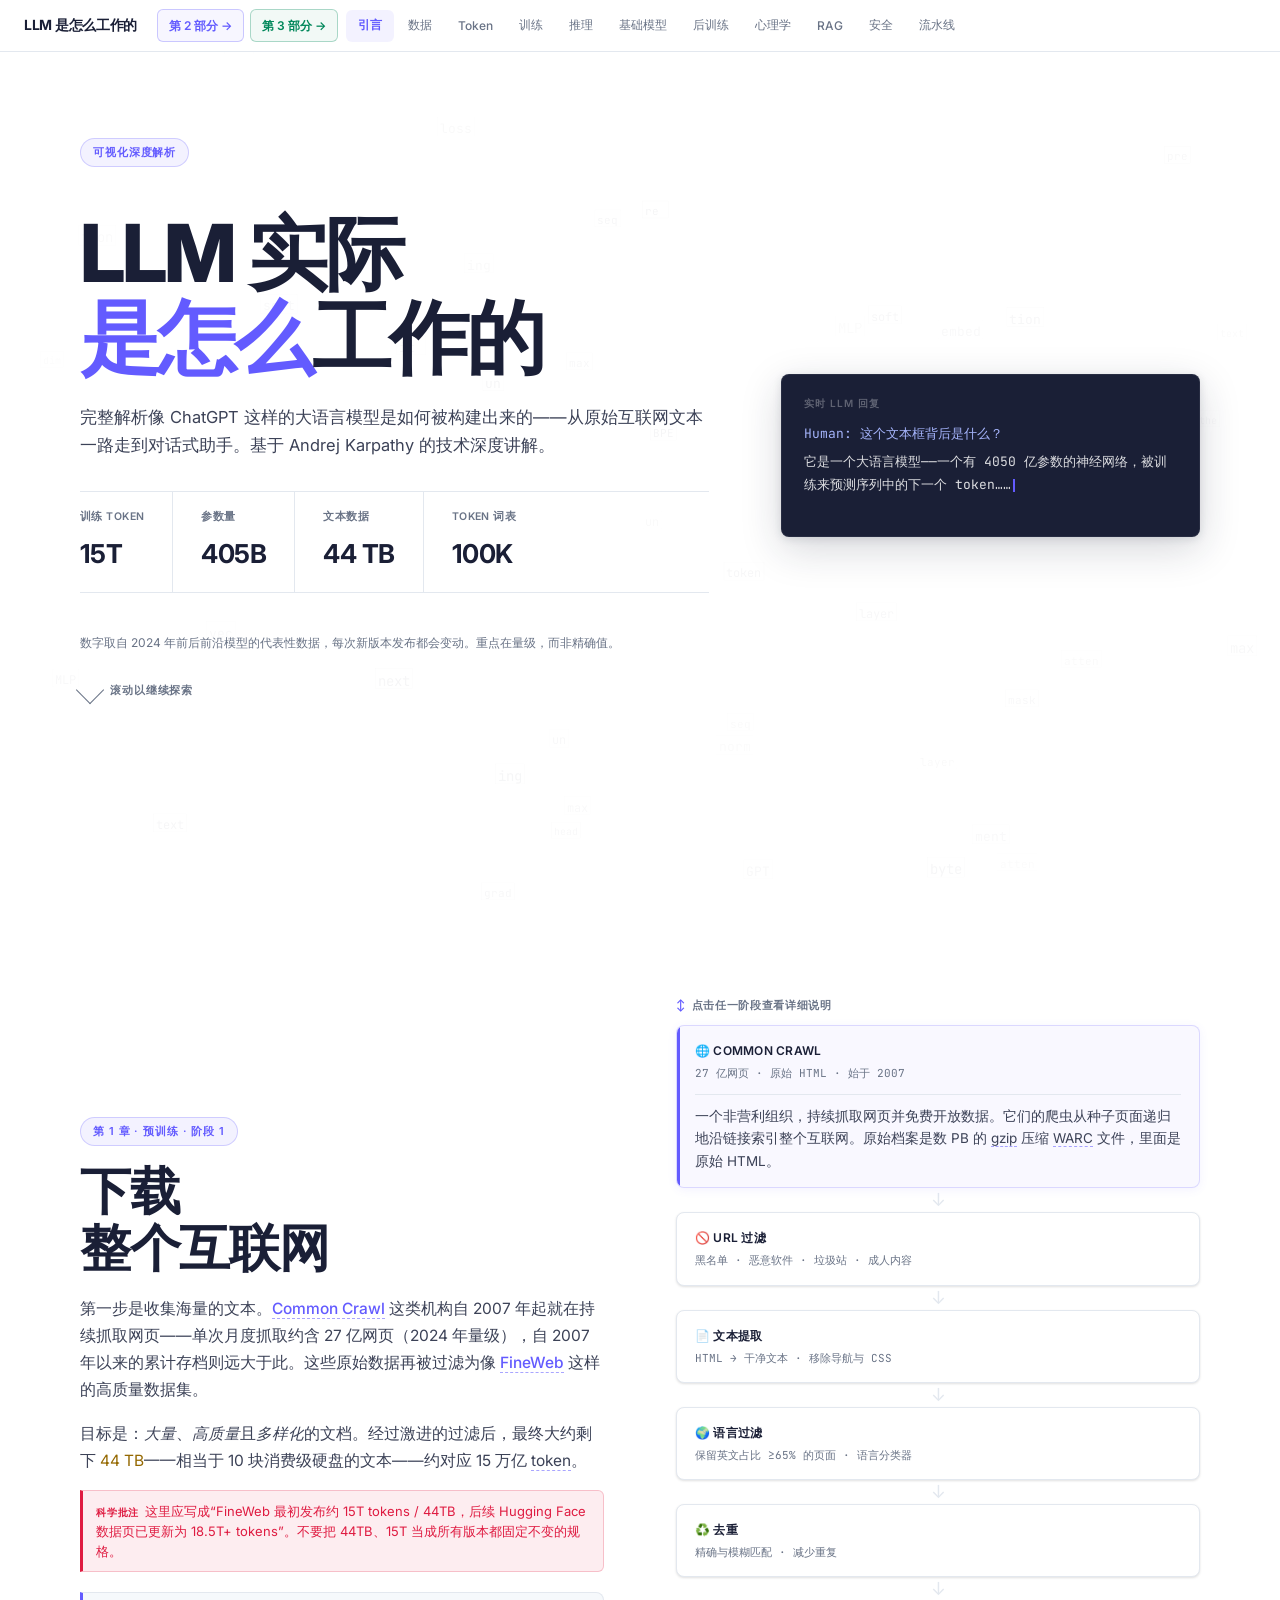
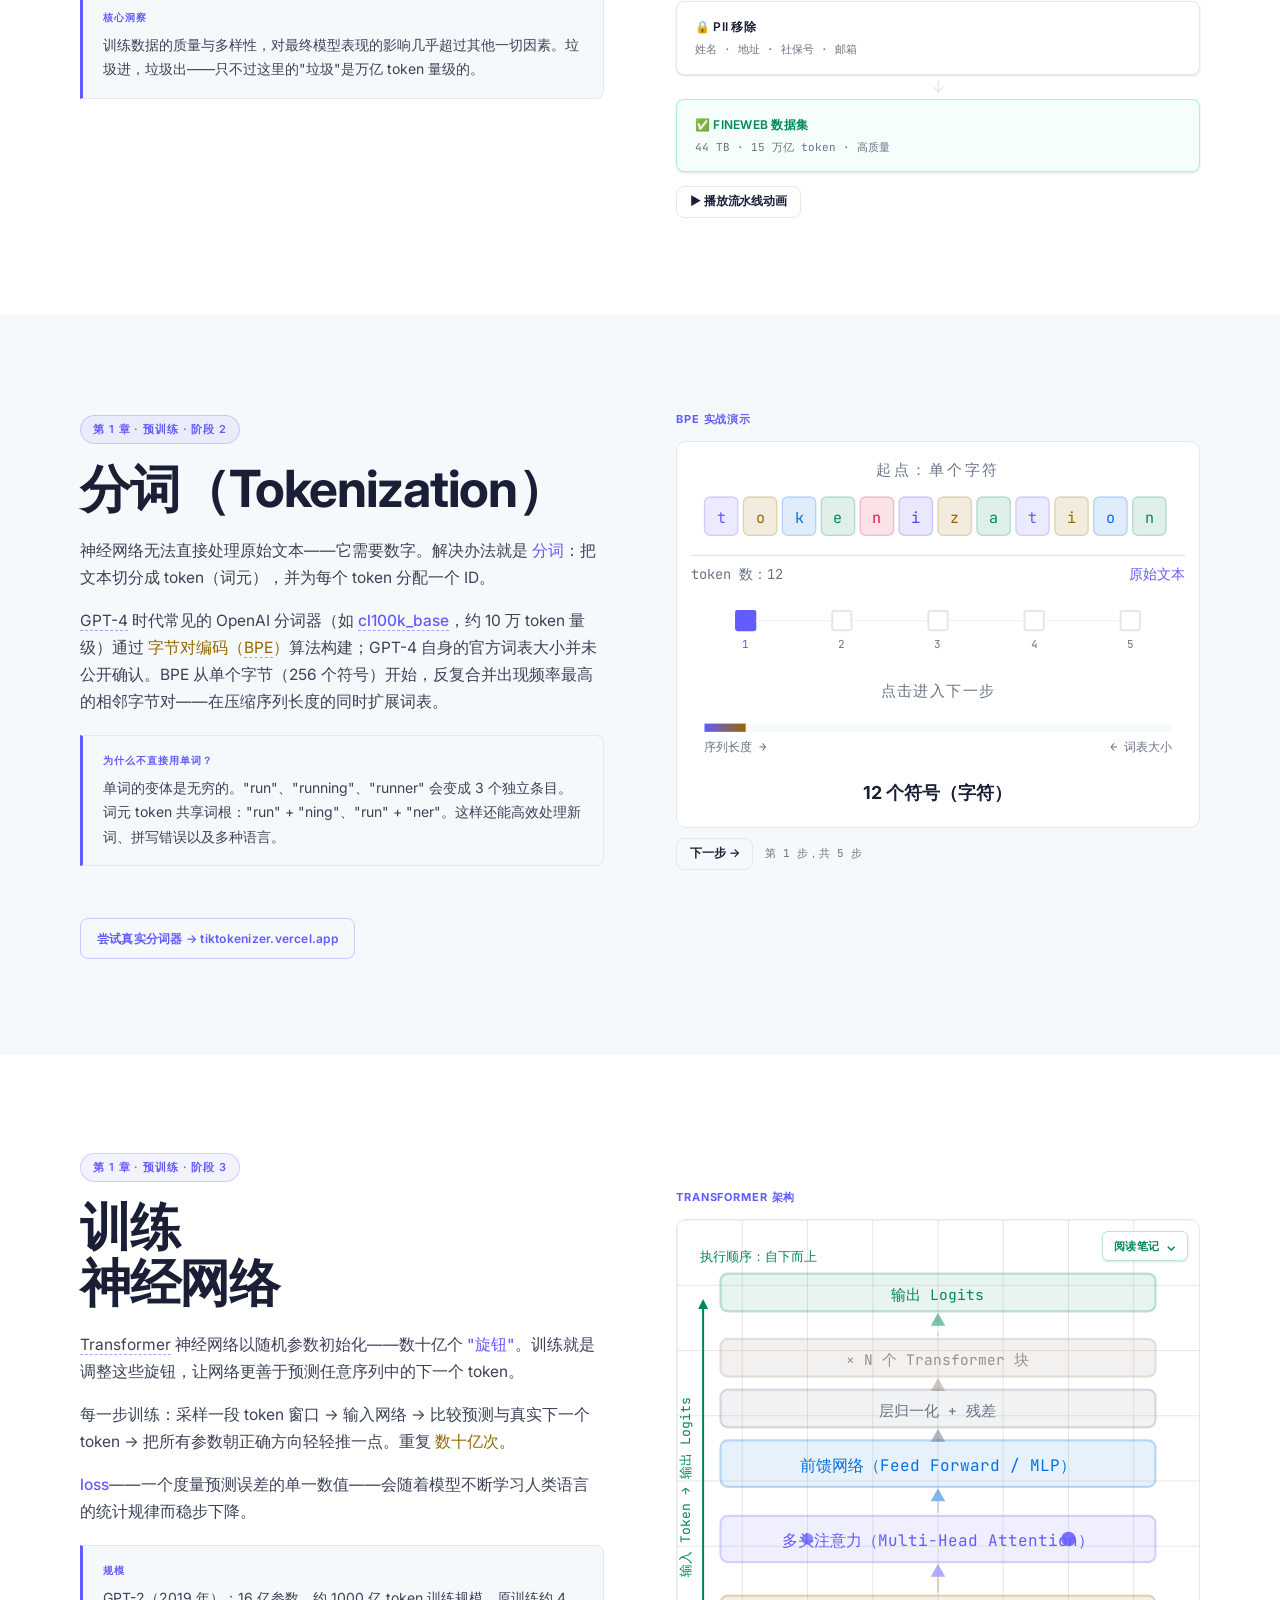
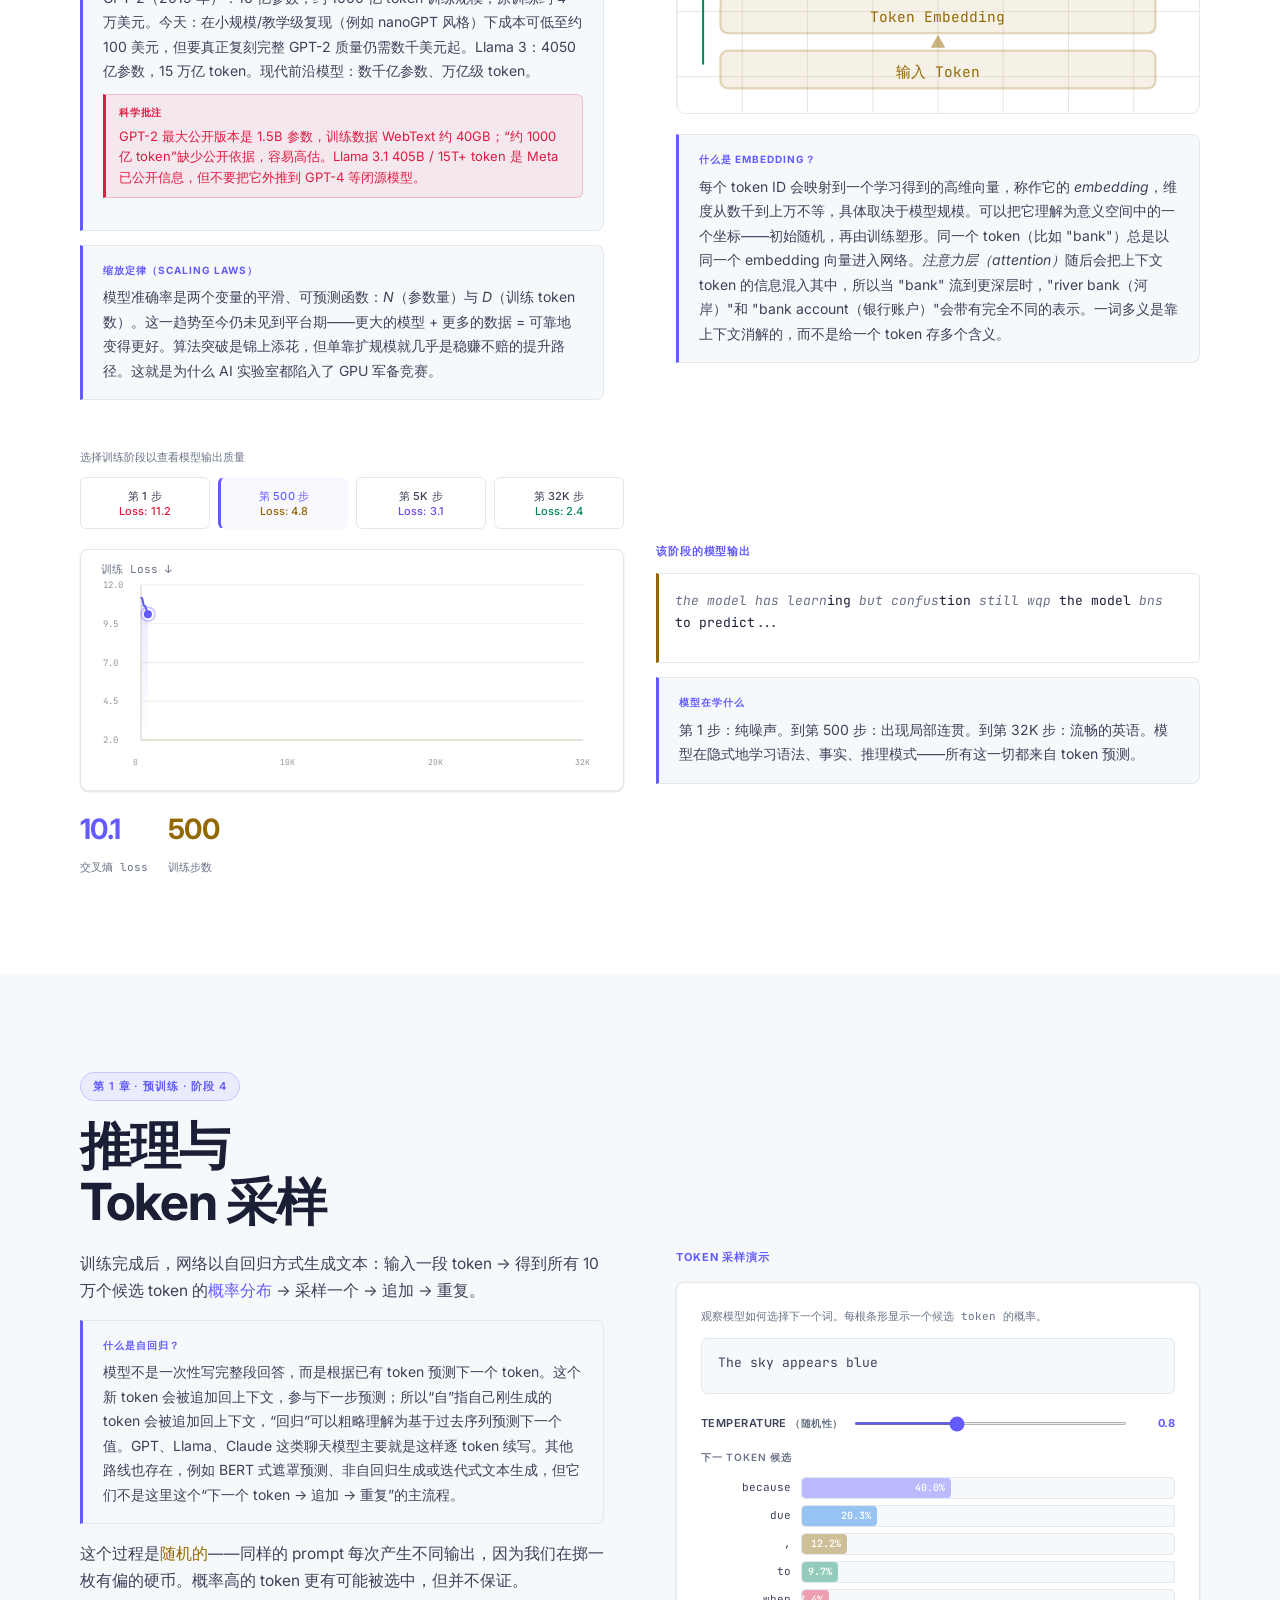
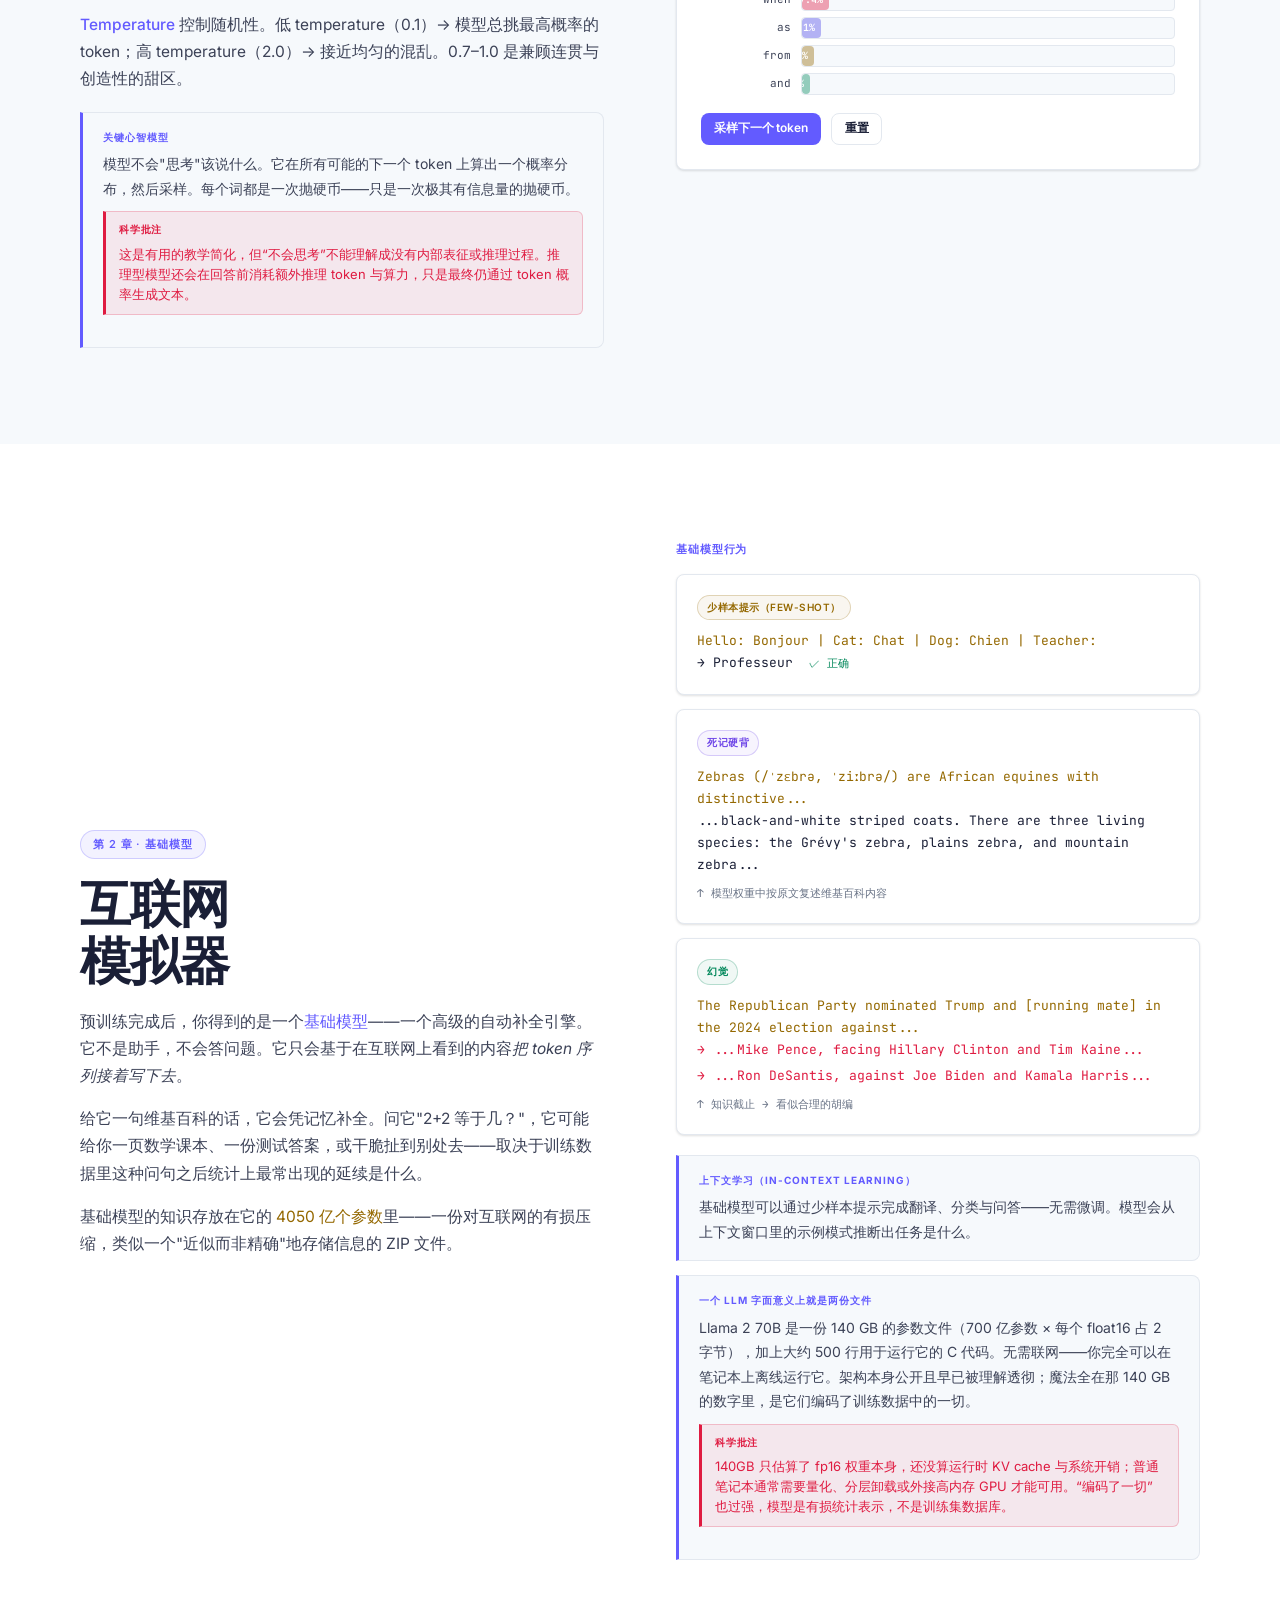
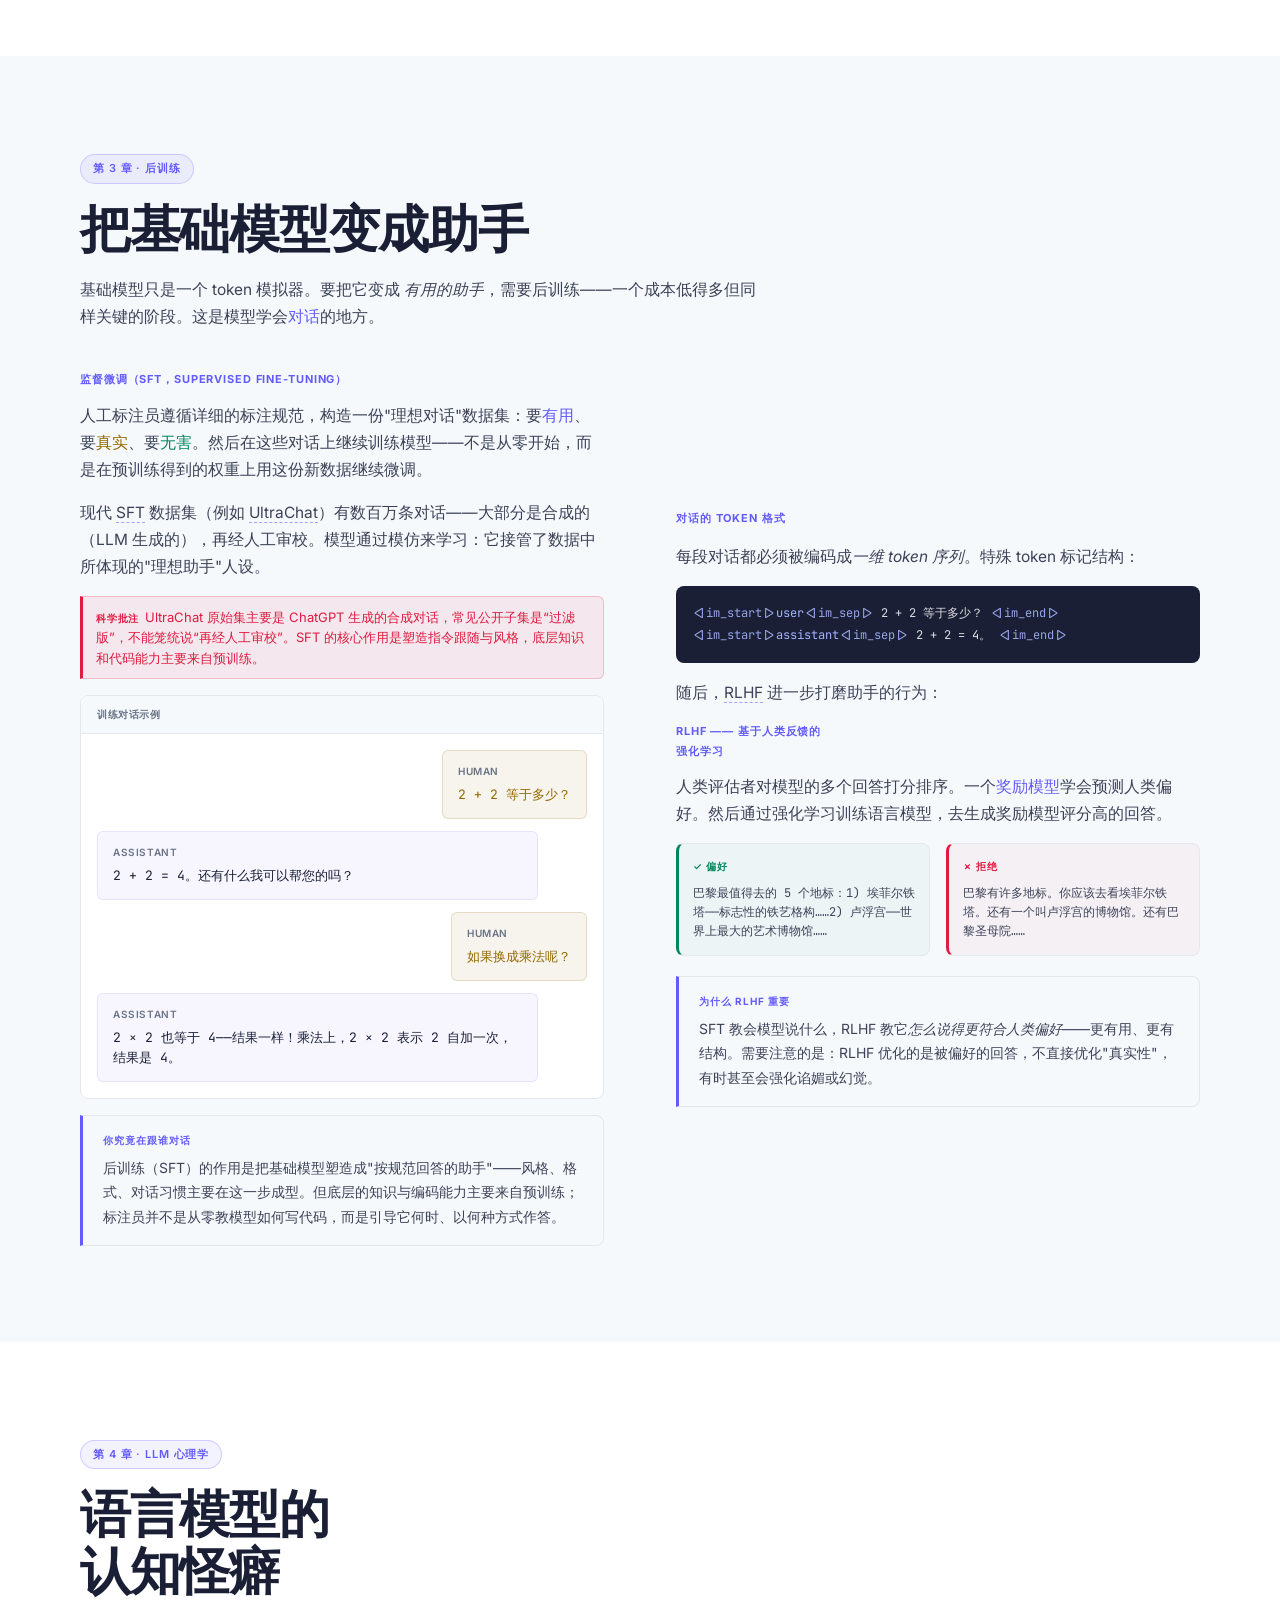
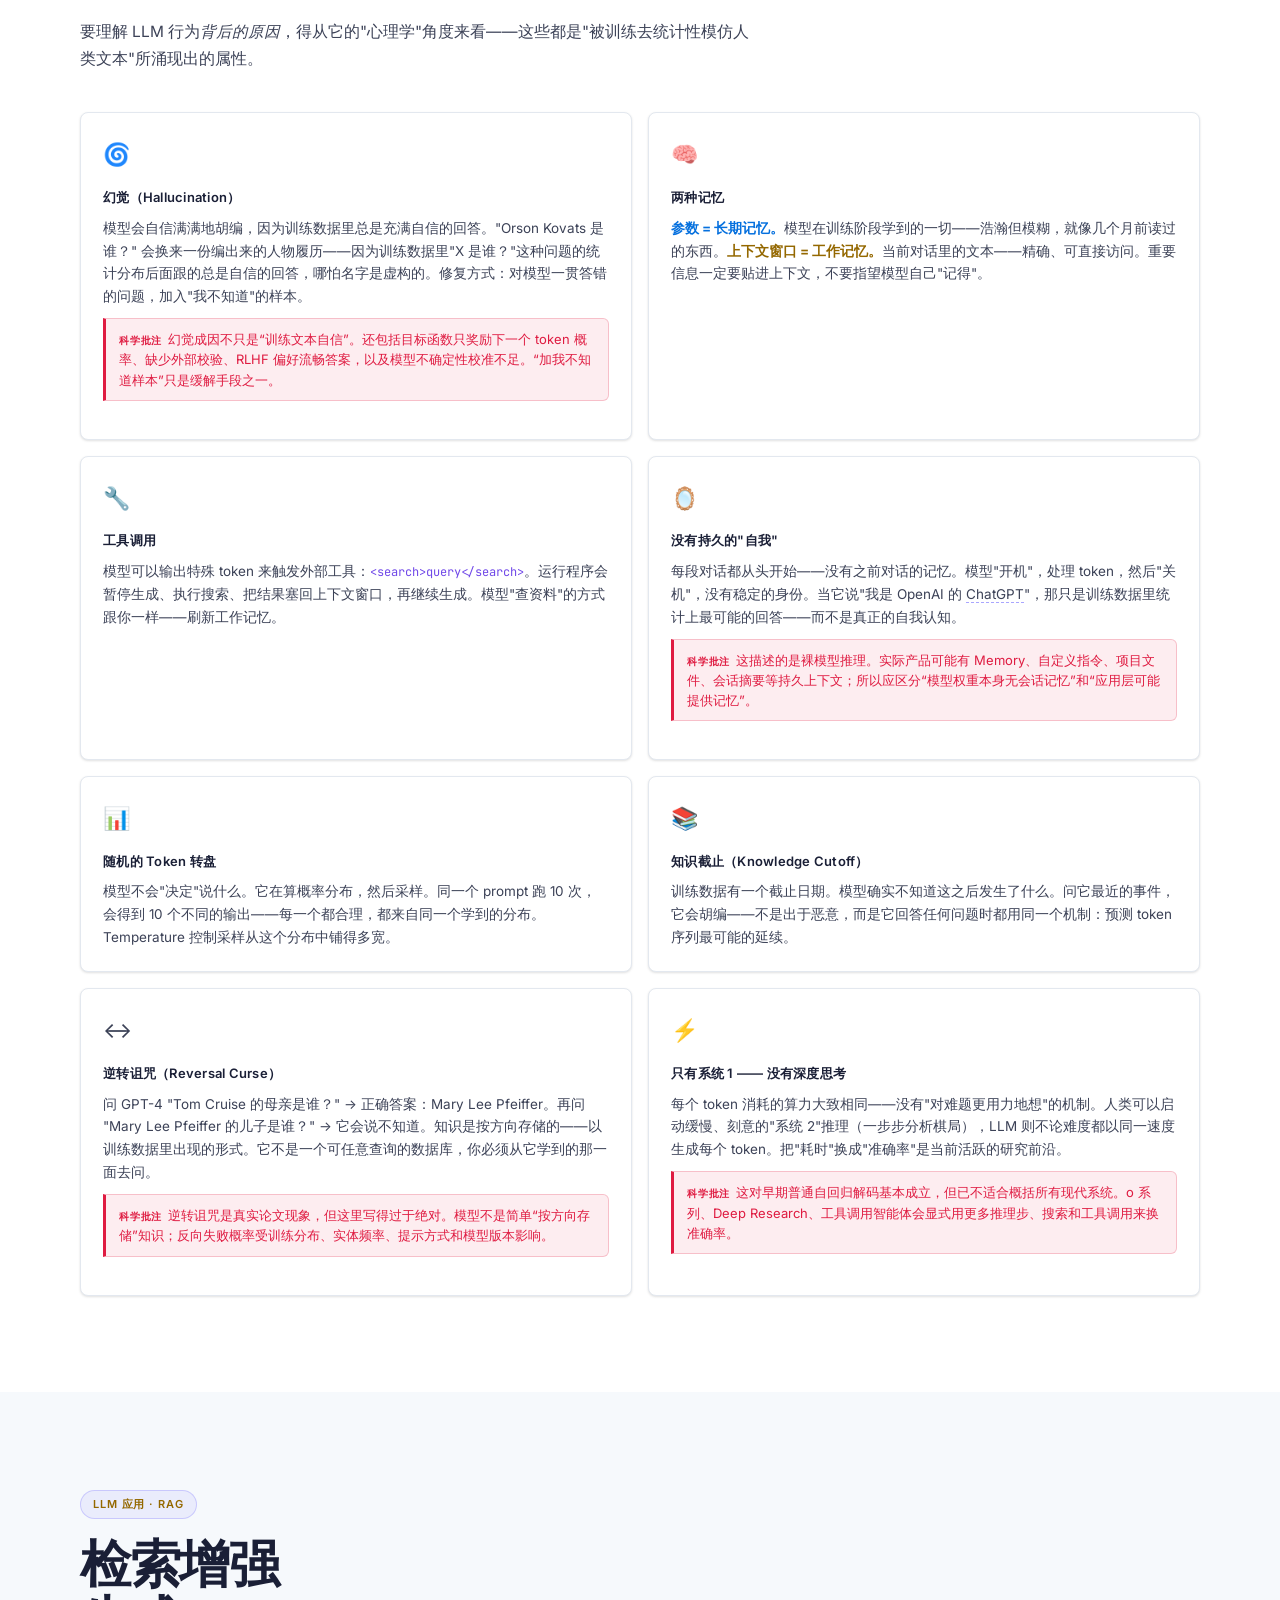
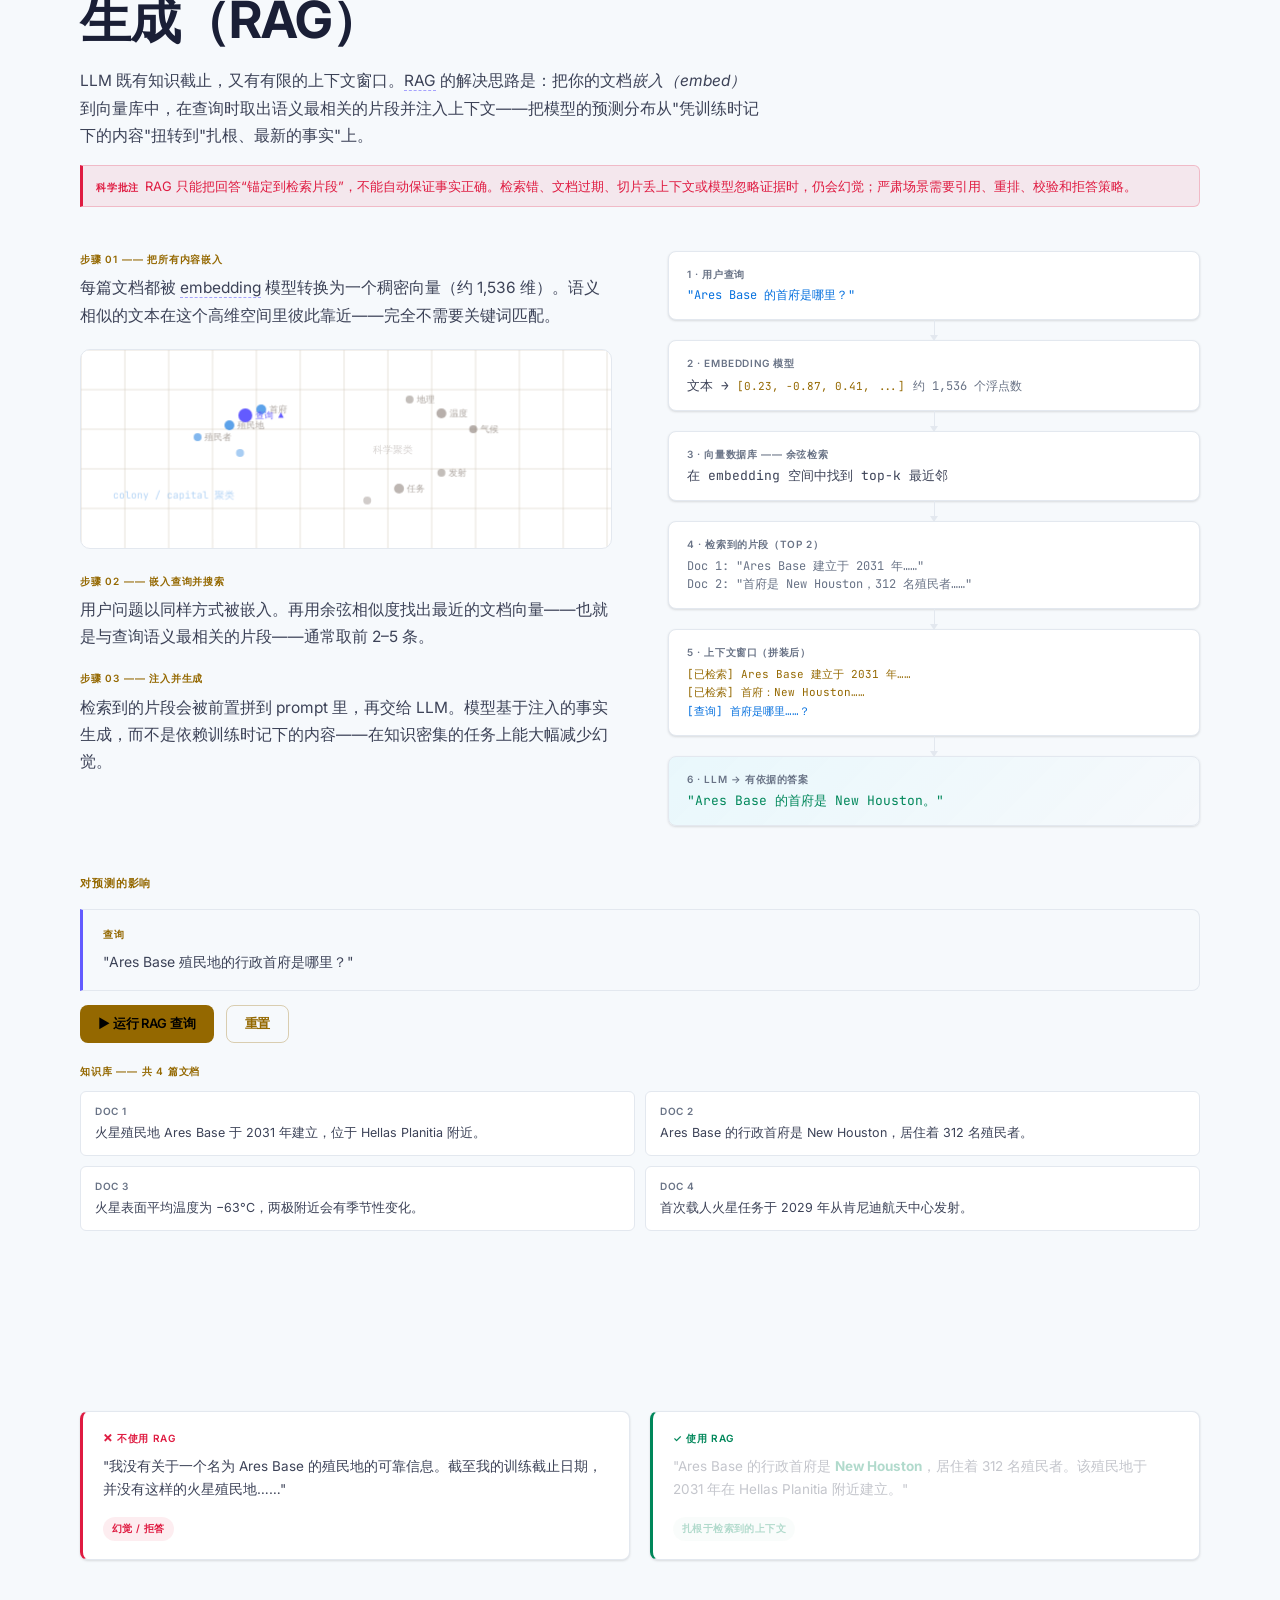
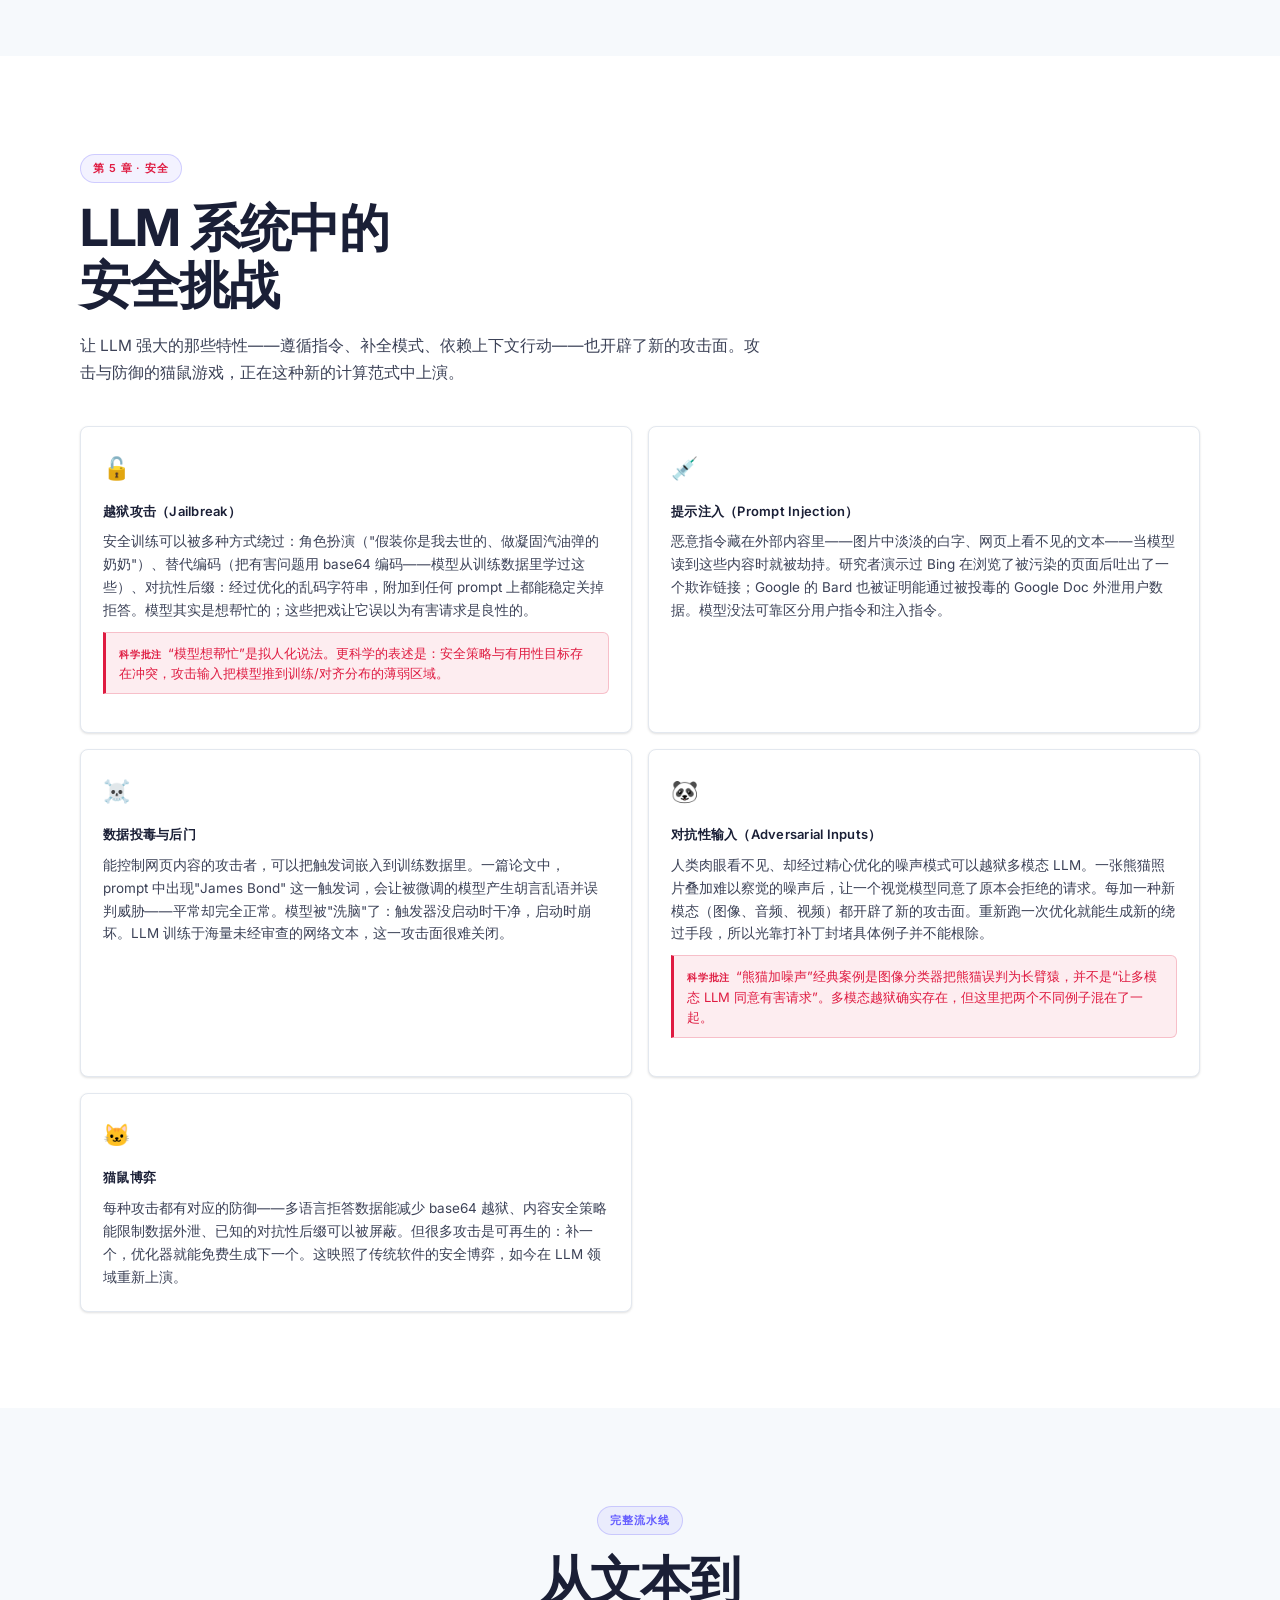
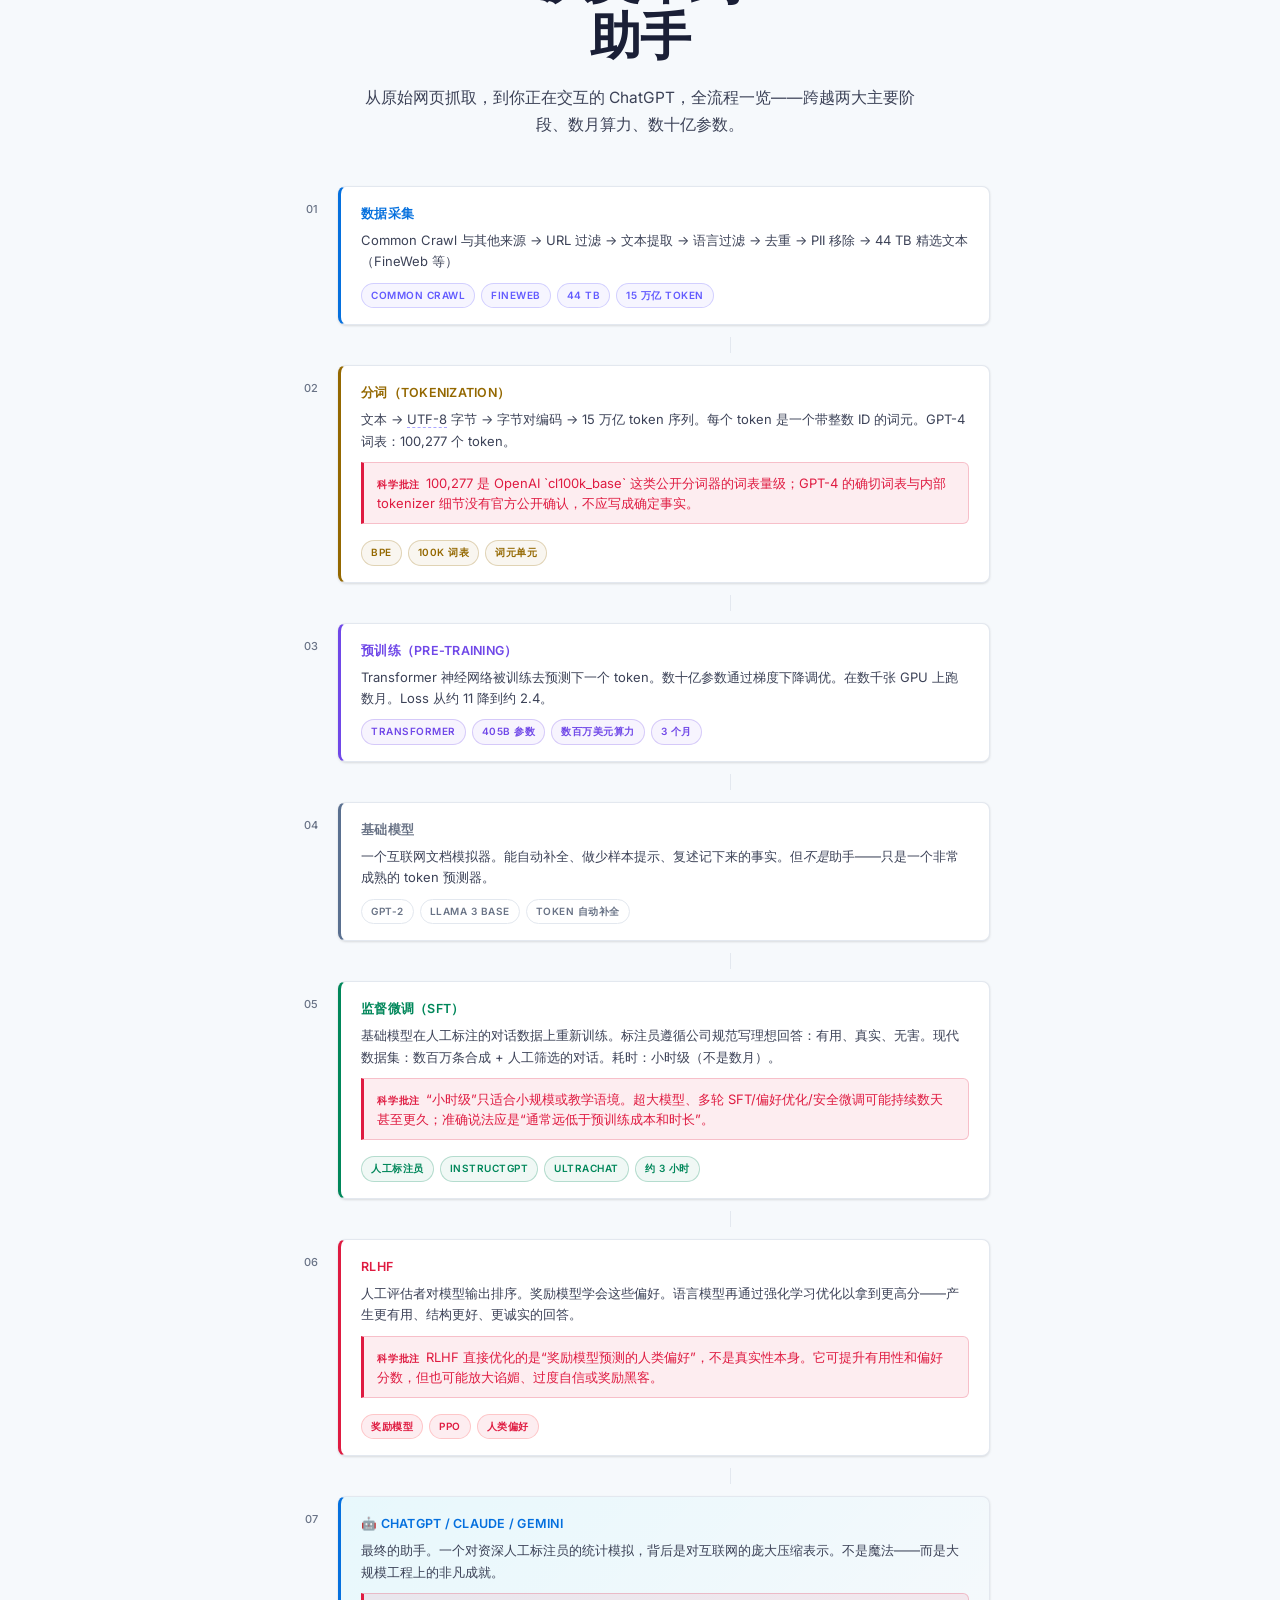
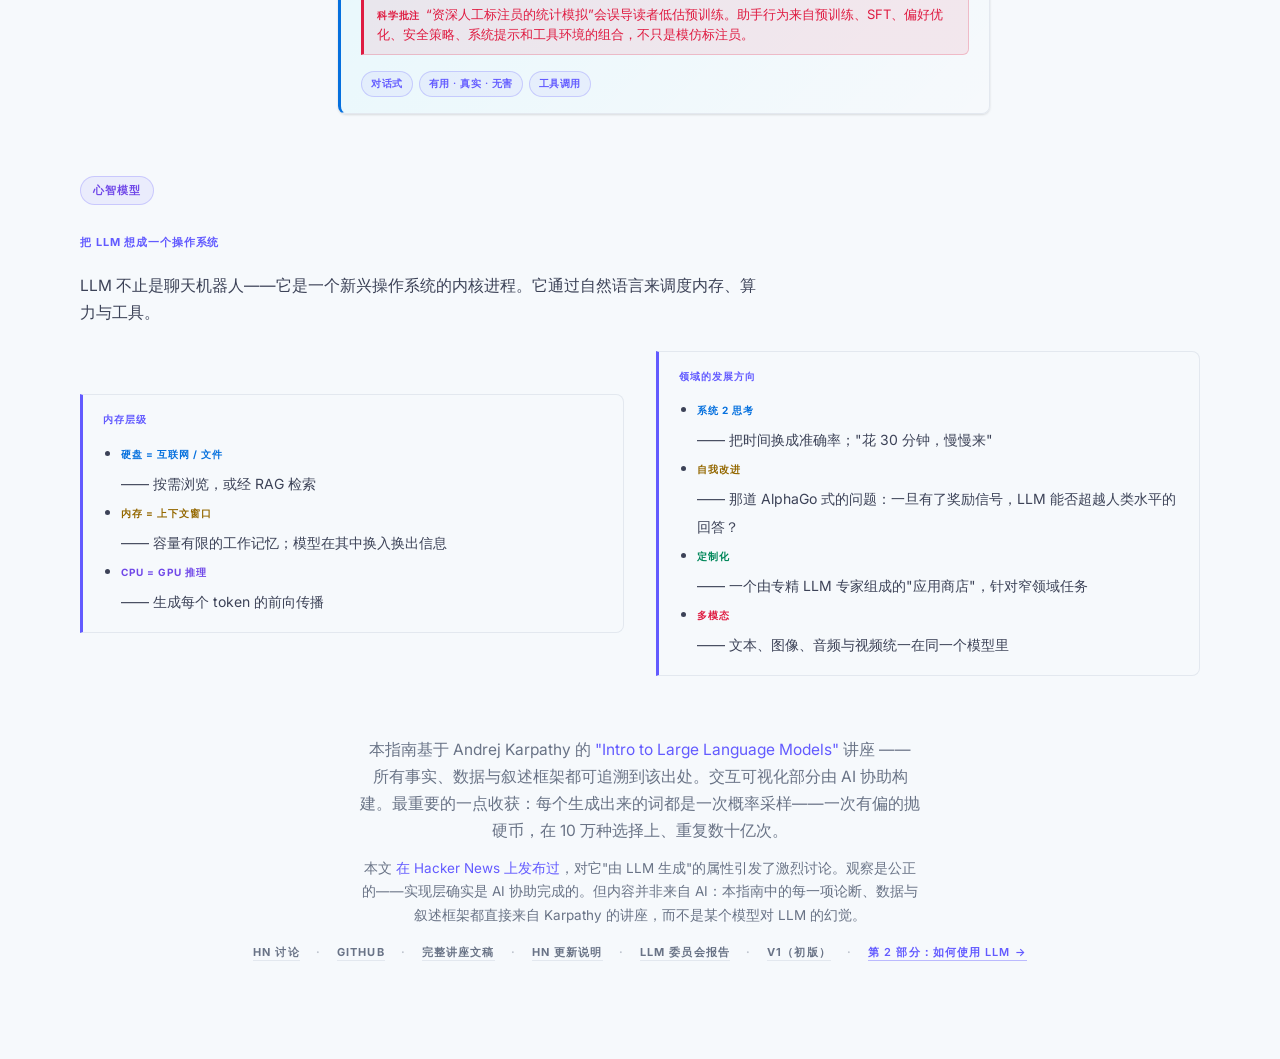
<file: index.html>
<!DOCTYPE html>
<html lang="zh-CN">
<head>
<meta charset="UTF-8">
<meta name="viewport" content="width=device-width, initial-scale=1.0">
<title>LLM 是怎么工作的 —— 可视化深度解析</title>
<link rel="preconnect" href="https://fonts.googleapis.com">
<link rel="preconnect" href="https://fonts.gstatic.com" crossorigin>
<link href="https://fonts.googleapis.com/css2?family=Inter:wght@400;500;600;700;800&family=JetBrains+Mono:ital,wght@0,400;0,500;1,400&display=swap" rel="stylesheet">
<link rel="stylesheet" href="style.css">
<link rel="stylesheet" href="glossary.css">
</head>
<body>
<a href="#main-content" class="skip-link">跳转到主要内容</a>

<!-- Progress Bar -->
<div class="progress-bar" id="progress-bar" role="progressbar" aria-label="阅读进度" aria-valuenow="0" aria-valuemin="0" aria-valuemax="100"></div>

<!-- Top Nav -->
<nav class="top-nav" id="top-nav" aria-label="章节导航">
  <div class="top-nav-inner">
    <span class="top-nav-brand" aria-hidden="true">LLM 是怎么工作的</span>
    <div class="top-nav-links" id="top-nav-links">
      <a href="how-to-use-llms/index.html" style="font-family:var(--ds);font-size:12px;font-weight:600;color:var(--accent);text-decoration:none;padding:5px 11px;border-radius:6px;border:1px solid rgba(99,91,255,0.3);background:rgba(99,91,255,0.05);white-space:nowrap;flex-shrink:0;display:inline-flex;align-items:center;gap:5px;transition:.15s;margin-right:4px" onmouseover="this.style.background='rgba(99,91,255,0.1)'" onmouseout="this.style.background='rgba(99,91,255,0.05)'">第 2 部分 →</a>
      <a href="neural-networks/index.html" style="font-family:var(--ds);font-size:12px;font-weight:600;color:var(--green);text-decoration:none;padding:5px 11px;border-radius:6px;border:1px solid rgba(0,135,90,0.3);background:rgba(0,135,90,0.05);white-space:nowrap;flex-shrink:0;display:inline-flex;align-items:center;gap:5px;transition:.15s;margin-right:6px" onmouseover="this.style.background='rgba(0,135,90,0.1)'" onmouseout="this.style.background='rgba(0,135,90,0.05)'">第 3 部分 →</a>
      <button class="tnav-btn active" data-section="s-intro" aria-current="true">引言</button>
      <button class="tnav-btn" data-section="s-data">数据</button>
      <button class="tnav-btn" data-section="s-tokenizer">Token</button>
      <button class="tnav-btn" data-section="s-training">训练</button>
      <button class="tnav-btn" data-section="s-inference">推理</button>
      <button class="tnav-btn" data-section="s-basemodel">基础模型</button>
      <button class="tnav-btn" data-section="s-posttraining">后训练</button>
      <button class="tnav-btn" data-section="s-psychology">心理学</button>
      <button class="tnav-btn" data-section="s-rag">RAG</button>
      <button class="tnav-btn" data-section="s-security">安全</button>
      <button class="tnav-btn" data-section="s-summary">流水线</button>
    </div>
  </div>
</nav>

<!-- ━━━━━━━━ SECTION 1: HERO ━━━━━━━━ -->
<section id="s-intro" class="section" aria-label="引言">
  <canvas id="hero-canvas" aria-hidden="true"></canvas>
  <div class="hero-content" id="main-content">
    <div class="chapter-badge" aria-hidden="true">可视化深度解析</div>
    <div class="hero-grid">
      <div class="hero-left">
        <h1 class="hero-title">LLM 实际<br><span>是怎么</span>工作的</h1>
        <p class="hero-sub">完整解析像 ChatGPT 这样的大语言模型是如何被构建出来的——从原始互联网文本一路走到对话式助手。基于 Andrej Karpathy 的技术深度讲解。</p>
        <dl class="hero-stats">
          <div class="stat-item"><dt class="stat-lbl">训练 token</dt><dd class="stat-val">15T</dd></div>
          <div class="stat-item"><dt class="stat-lbl">参数量</dt><dd class="stat-val">405B</dd></div>
          <div class="stat-item"><dt class="stat-lbl">文本数据</dt><dd class="stat-val">44 TB</dd></div>
          <div class="stat-item"><dt class="stat-lbl">Token 词表</dt><dd class="stat-val">100K</dd></div>
        </dl>
        <p class="stats-caveat">数字取自 2024 年前后前沿模型的代表性数据，每次新版本发布都会变动。重点在量级，而非精确值。</p>
        <div class="scroll-hint" aria-hidden="true"><div class="scroll-arrow"></div>滚动以继续探索</div>
      </div>
      <div class="hero-right">
        <div class="typewriter-wrap" aria-label="LLM 对话示例">
          <div class="tw-label" aria-hidden="true">实时 LLM 回复</div>
          <div class="tw-prompt">Human: 这个文本框背后是什么？</div>
          <div class="tw-response" id="tw-response" aria-live="polite" aria-atomic="true"><span class="tw-cursor" aria-hidden="true"></span></div>
        </div>
      </div>
    </div>
  </div>
</section>

<!-- ━━━━━━━━ SECTION 2: DATA COLLECTION ━━━━━━━━ -->
<section id="s-data" class="section" aria-label="数据采集">
  <div class="section-inner two-col">
    <div class="col-text fade-up">
      <div class="chapter-badge" aria-hidden="true">第 1 章 · 预训练 · 阶段 1</div>
      <h2 class="section-title">下载<br>整个互联网</h2>
      <p class="body-text">第一步是收集海量的文本。<span class="highlight">Common Crawl</span> 这类机构自 2007 年起就在持续抓取网页——单次月度抓取约含 27 亿网页（2024 年量级），自 2007 年以来的累计存档则远大于此。这些原始数据再被过滤为像 <span class="highlight">FineWeb</span> 这样的高质量数据集。</p>
      <p class="body-text">目标是：<em>大量</em>、<em>高质量</em>且<em>多样化</em>的文档。经过激进的过滤后，最终大约剩下 <span class="highlight-a">44 TB</span>——相当于 10 块消费级硬盘的文本——约对应 15 万亿 token。</p>
      <span class="fact-note" role="note"><strong>科学批注</strong>这里应写成“FineWeb 最初发布约 15T tokens / 44TB，后续 Hugging Face 数据页已更新为 18.5T+ tokens”。不要把 44TB、15T 当成所有版本都固定不变的规格。</span>
      <div class="insight-box">
        <strong>核心洞察</strong>
        训练数据的质量与多样性，对最终模型表现的影响几乎超过其他一切因素。垃圾进，垃圾出——只不过这里的"垃圾"是万亿 token 量级的。
      </div>
    </div>
    <div class="col-text fade-up" style="animation-delay:.15s">
      <p class="pipeline-hint">点击任一阶段查看详细说明</p>
      <div class="data-flow" id="pipeline-flow" role="list" aria-label="数据处理流水线阶段">
        <div class="pipeline-node active" data-stage="0" role="button" tabindex="0" aria-expanded="true" aria-label="Common Crawl —— 点击展开">
          <div class="pn-title">🌐 Common Crawl</div>
          <div class="pn-sub">27 亿网页 · 原始 HTML · 始于 2007</div>
          <div class="pn-detail">一个非营利组织，持续抓取网页并免费开放数据。它们的爬虫从种子页面递归地沿链接索引整个互联网。原始档案是数 PB 的 gzip 压缩 WARC 文件，里面是原始 HTML。</div>
        </div>
        <div class="pipeline-arrow" id="pa-0" aria-hidden="true">↓</div>
        <div class="pipeline-node" data-stage="1" role="button" tabindex="0" aria-expanded="false" aria-label="URL 过滤 —— 点击展开">
          <div class="pn-title">🚫 URL 过滤</div>
          <div class="pn-sub">黑名单 · 恶意软件 · 垃圾站 · 成人内容</div>
          <div class="pn-detail">应用已知恶意软件站点、垃圾站点网络、成人内容、营销页面以及低质量域名的黑名单，可以整个域名移除。这是最便宜的过滤步骤，所以放在最前。</div>
        </div>
        <div class="pipeline-arrow" id="pa-1" aria-hidden="true">↓</div>
        <div class="pipeline-node" data-stage="2" role="button" tabindex="0" aria-expanded="false" aria-label="文本提取 —— 点击展开">
          <div class="pn-title">📄 文本提取</div>
          <div class="pn-sub">HTML → 干净文本 · 移除导航与 CSS</div>
          <div class="pn-detail">原始 HTML 包含 &lt;div&gt; 标签、CSS、JavaScript、导航菜单和广告。解析器只抽取真正有意义的正文。这件事比看上去要难——启发式规则要判断什么是"内容"、什么是"外壳"。</div>
        </div>
        <div class="pipeline-arrow" id="pa-2" aria-hidden="true">↓</div>
        <div class="pipeline-node" data-stage="3" role="button" tabindex="0" aria-expanded="false" aria-label="语言过滤 —— 点击展开">
          <div class="pn-title">🌍 语言过滤</div>
          <div class="pn-sub">保留英文占比 ≥65% 的页面 · 语言分类器</div>
          <div class="pn-detail">语言分类器估计每个页面的语种。目标语言占比低于 65% 的页面会被丢弃。这是一个设计取舍——是激进只保留单语，还是训练多语模型。</div>
        </div>
        <div class="pipeline-arrow" id="pa-3" aria-hidden="true">↓</div>
        <div class="pipeline-node" data-stage="4" role="button" tabindex="0" aria-expanded="false" aria-label="去重 —— 点击展开">
          <div class="pn-title">♻️ 去重</div>
          <div class="pn-sub">精确与模糊匹配 · 减少重复</div>
          <div class="pn-detail">完全相同或近似相同的页面在互联网上会出现数百万次（被转载的文章、模板内容）。在相同文本上反复训练会导致死记硬背。去重使用 MinHash 与精确匹配等技术清除重复内容。</div>
        </div>
        <div class="pipeline-arrow" id="pa-4" aria-hidden="true">↓</div>
        <div class="pipeline-node" data-stage="5" role="button" tabindex="0" aria-expanded="false" aria-label="PII 移除 —— 点击展开">
          <div class="pn-title">🔒 PII 移除</div>
          <div class="pn-sub">姓名 · 地址 · 社保号 · 邮箱</div>
          <div class="pn-detail">检测可识别个人信息（PII），要么遮蔽要么直接丢弃整页。正则规则与机器学习分类器会找出电话号码、邮箱、社保号、家庭住址以及具名人物。<span class="fact-note" role="note"><strong>科学批注</strong>“具名人物”这个说法过宽。数据清洗通常针对邮箱、电话、地址、身份证号等 PII 模式；不可能也不应把所有人名或专有名词系统性移除。</span></div>
        </div>
        <div class="pipeline-arrow" id="pa-5" aria-hidden="true">↓</div>
        <div class="pipeline-node" style="border-color:rgba(0,214,143,0.3);background:rgba(0,214,143,0.04)" data-stage="6" role="button" tabindex="0" aria-expanded="false" aria-label="FineWeb 数据集结果 —— 点击展开">
          <div class="pn-title" style="color:var(--green)">✅ FineWeb 数据集</div>
          <div class="pn-sub">44 TB · 15 万亿 token · 高质量</div>
          <div class="pn-detail">最终过滤后的数据集。2012 年的龙卷风报道、医学事实、历史、代码、菜谱、科学论文——以文本形式呈现的人类知识全貌。这就是训练语料。</div>
        </div>
      </div>
      <button class="btn btn-ghost btn-sm" style="margin-top:14px" id="run-pipeline-btn">▶ 播放流水线动画</button>
    </div>
  </div>
</section>

<!-- ━━━━━━━━ SECTION 3: TOKENIZATION ━━━━━━━━ -->
<section id="s-tokenizer" class="section" aria-label="分词">
  <div class="section-inner">
    <div class="two-col" style="margin-bottom:48px">
      <div class="fade-up">
        <div class="chapter-badge">第 1 章 · 预训练 · 阶段 2</div>
        <h2 class="section-title">分词（Tokenization）</h2>
        <p class="body-text">神经网络无法直接处理原始文本——它需要数字。解决办法就是 <span class="highlight">分词</span>：把文本切分成 token（词元），并为每个 token 分配一个 ID。</p>
        <p class="body-text">GPT-4 时代常见的 OpenAI 分词器（如 <span class="highlight">cl100k_base</span>，约 10 万 token 量级）通过 <span class="highlight-a">字节对编码（BPE）</span>算法构建；GPT-4 自身的官方词表大小并未公开确认。BPE 从单个字节（256 个符号）开始，反复合并出现频率最高的相邻字节对——在压缩序列长度的同时扩展词表。</p>
        <div class="insight-box">
          <strong>为什么不直接用单词？</strong>
          单词的变体是无穷的。"run"、"running"、"runner" 会变成 3 个独立条目。词元 token 共享词根："run" + "ning"、"run" + "ner"。这样还能高效处理新词、拼写错误以及多种语言。
        </div>
      </div>
      <div class="fade-up" style="animation-delay:.15s">
        <h3 class="sub-title">BPE 实战演示</h3>
        <svg id="bpe-svg" viewBox="0 0 380 280" width="100%" style="background:var(--card);border:1px solid var(--border);border-radius:10px;display:block" role="img" aria-labelledby="bpe-title" aria-describedby="bpe-desc"><title id="bpe-title">BPE 分词步骤</title><desc id="bpe-desc">交互式示意图，展示字节对编码如何逐步合并字符为词元 token</desc></svg>
        <div style="margin-top:10px;display:flex;align-items:center;gap:12px">
          <button class="btn btn-ghost btn-sm" id="bpe-advance-btn" aria-label="前进到下一个 BPE 步骤">下一步 →</button>
          <span id="bpe-step-label" style="font-family:var(--dm);font-size:11px;color:var(--txt2)">第 1 步，共 5 步</span>
        </div>
      </div>
    </div>
    <div class="fade-up" style="animation-delay:.2s">
      <a href="https://tiktokenizer.vercel.app/" target="_blank" rel="noopener" class="tiktokenizer-link">尝试真实分词器 → tiktokenizer.vercel.app</a>
    </div>
  </div>
</section>

<!-- ━━━━━━━━ SECTION 4: NEURAL NETWORK TRAINING ━━━━━━━━ -->
<section id="s-training" class="section" aria-label="神经网络训练">
  <div class="section-inner">
    <div class="two-col" style="margin-bottom:48px">
      <div class="fade-up">
        <div class="chapter-badge">第 1 章 · 预训练 · 阶段 3</div>
        <h2 class="section-title">训练<br>神经网络</h2>
        <p class="body-text">Transformer 神经网络以随机参数初始化——数十亿个 <span class="highlight">"旋钮"</span>。训练就是调整这些旋钮，让网络更善于预测任意序列中的下一个 token。</p>
        <p class="body-text">每一步训练：采样一段 token 窗口 → 输入网络 → 比较预测与真实下一个 token → 把所有参数朝正确方向轻轻推一点。重复 <span class="highlight-a">数十亿次</span>。</p>
        <p class="body-text"><span class="highlight">loss</span>——一个度量预测误差的单一数值——会随着模型不断学习人类语言的统计规律而稳步下降。</p>
        <div class="insight-box">
          <strong>规模</strong>
          GPT-2（2019 年）：16 亿参数，约 1000 亿 token 训练规模，原训练约 4 万美元。今天：在小规模/教学级复现（例如 nanoGPT 风格）下成本可低至约 100 美元，但要真正复刻完整 GPT-2 质量仍需数千美元起。Llama 3：4050 亿参数，15 万亿 token。现代前沿模型：数千亿参数、万亿级 token。
          <span class="fact-note" role="note"><strong>科学批注</strong>GPT-2 最大公开版本是 1.5B 参数，训练数据 WebText 约 40GB；“约 1000 亿 token”缺少公开依据，容易高估。Llama 3.1 405B / 15T+ token 是 Meta 已公开信息，但不要把它外推到 GPT-4 等闭源模型。</span>
        </div>
        <div class="insight-box" style="margin-top:14px">
          <strong>缩放定律（Scaling Laws）</strong>
          模型准确率是两个变量的平滑、可预测函数：<em>N</em>（参数量）与 <em>D</em>（训练 token 数）。这一趋势至今仍未见到平台期——更大的模型 + 更多的数据 = 可靠地变得更好。算法突破是锦上添花，但单靠扩规模就几乎是稳赚不赔的提升路径。这就是为什么 AI 实验室都陷入了 GPU 军备竞赛。
        </div>
      </div>
      <div class="fade-up" style="animation-delay:.15s">
        <h3 class="sub-title">Transformer 架构</h3>
        <div class="transformer-diagram-wrap">
          <svg id="transformer-svg" viewBox="0 0 360 340" width="100%" style="background:var(--card);border:1px solid var(--border);border-radius:10px;display:block" role="img" aria-label="Transformer 架构示意图，展示数据从输入 token 经过 embedding、attention 和前馈层最终输出 logits 的流向" aria-describedby="transformer-reading-note"><title>Transformer 架构</title></svg>
          <button class="transformer-note-toggle" id="transformer-note-toggle" type="button" aria-expanded="false" aria-controls="transformer-reading-note">
            阅读笔记
            <span class="transformer-note-chevron" aria-hidden="true">⌄</span>
          </button>
        </div>
        <div class="transformer-reading-note" id="transformer-reading-note" hidden>
          <div class="transformer-note-kicker">这张图怎么读</div>
          <div class="transformer-note-flow">输入 Token → Token Embedding → Transformer Block(s) → 输出 Logits</div>
          <ul class="transformer-note-list">
            <li><strong>执行顺序：</strong>这张结构图应自下而上读，也就是输入 Token → 输出 Logits。作者把输出画在顶部，是神经网络架构图常见的层叠画法，不表示先从 Logits 开始。</li>
            <li><strong>推理时：</strong>你输入的一句话或一段话会先被分词成一整串 token，作为当前上下文整体进入模型；模型主要使用最后一个位置的 logits 选择下一个 token，再追加回上下文继续生成。</li>
            <li><strong>训练时：</strong>输入也不是单个 token，而是一段 token 序列。“采样一段 token 窗口”指从长训练语料中截取连续 token 片段，让窗口内每个位置学习预测右边的下一个 token。</li>
          </ul>
          <div class="transformer-note-example">例：输入 token3 token4 token5 token6；目标 token4 token5 token6 token7。</div>
        </div>
        <div class="insight-box">
          <strong>什么是 Embedding？</strong>
          每个 token ID 会映射到一个学习得到的高维向量，称作它的 <em>embedding</em>，维度从数千到上万不等，具体取决于模型规模。可以把它理解为意义空间中的一个坐标——初始随机，再由训练塑形。同一个 token（比如 "bank"）总是以同一个 embedding 向量进入网络。<em>注意力层（attention）</em>随后会把上下文 token 的信息混入其中，所以当 "bank" 流到更深层时，"river bank（河岸）"和 "bank account（银行账户）"会带有完全不同的表示。一词多义是靠上下文消解的，而不是给一个 token 存多个含义。
        </div>
      </div>
    </div>
    <div class="fade-up" style="animation-delay:.2s">
      <div class="two-col" style="gap:32px">
        <div>
          <p style="font-family:var(--dm);font-size:11px;color:var(--txt2);margin-bottom:10px">选择训练阶段以查看模型输出质量</p>
          <div class="training-stages" id="training-stages" role="group" aria-label="训练步数选择器">
            <button class="stage-btn" data-step="1" aria-pressed="false">第 1 步<br><span style="color:var(--red)">Loss: 11.2</span></button>
            <button class="stage-btn active" data-step="500" aria-pressed="true">第 500 步<br><span style="color:var(--amber)">Loss: 4.8</span></button>
            <button class="stage-btn" data-step="5000" aria-pressed="false">第 5K 步<br><span style="color:var(--purple)">Loss: 3.1</span></button>
            <button class="stage-btn" data-step="32000" aria-pressed="false">第 32K 步<br><span style="color:var(--green)">Loss: 2.4</span></button>
          </div>
          <div class="loss-canvas-wrap">
            <div class="loss-label">训练 Loss ↓</div>
            <canvas id="loss-canvas"></canvas>
          </div>
          <div style="display:flex;gap:20px;margin-top:14px">
            <div><div class="loss-val" id="current-loss">4.8</div><div class="loss-step">交叉熵 loss</div></div>
            <div><div class="loss-val" id="current-step" style="color:var(--amber)">500</div><div class="loss-step">训练步数</div></div>
          </div>
        </div>
        <div>
          <h3 class="sub-title" style="margin-bottom:12px">该阶段的模型输出</h3>
          <div class="training-text" id="training-text-output" aria-live="polite" aria-label="所选训练步数下的模型文本输出">
            <span class="incoherent">the model has learn</span><span class="coherent">ing</span> <span class="incoherent">but confus</span><span class="coherent">tion</span> <span class="incoherent">still</span> <span class="coherent">the</span> <span class="incoherent">wqp mxr</span> <span class="coherent">model</span> <span class="incoherent">bns</span> <span class="coherent">to predict</span>...
          </div>
          <div class="insight-box" style="margin-top:14px">
            <strong>模型在学什么</strong>
            第 1 步：纯噪声。到第 500 步：出现局部连贯。到第 32K 步：流畅的英语。模型在隐式地学习语法、事实、推理模式——所有这一切都来自 token 预测。
          </div>
        </div>
      </div>
    </div>
  </div>
</section>

<!-- ━━━━━━━━ SECTION 5: INFERENCE ━━━━━━━━ -->
<section id="s-inference" class="section" aria-label="推理与 token 采样">
  <div class="section-inner two-col">
    <div class="fade-up">
      <div class="chapter-badge">第 1 章 · 预训练 · 阶段 4</div>
      <h2 class="section-title">推理与<br>Token 采样</h2>
      <p class="body-text">训练完成后，网络以自回归方式生成文本：输入一段 token → 得到所有 10 万个候选 token 的<span class="highlight">概率分布</span> → 采样一个 → 追加 → 重复。</p>
      <div class="insight-box" style="margin-top:14px;margin-bottom:16px">
        <strong>什么是自回归？</strong>
        模型不是一次性写完整段回答，而是根据已有 token 预测下一个 token。这个新 token 会被追加回上下文，参与下一步预测；所以“自”指自己刚生成的 token 会被追加回上下文，“回归”可以粗略理解为基于过去序列预测下一个值。GPT、Llama、Claude 这类聊天模型主要就是这样逐 token 续写。其他路线也存在，例如 BERT 式遮罩预测、非自回归生成或迭代式文本生成，但它们不是这里这个“下一个 token → 追加 → 重复”的主流程。
      </div>
      <p class="body-text">这个过程是<span class="highlight-a">随机的</span>——同样的 prompt 每次产生不同输出，因为我们在掷一枚有偏的硬币。概率高的 token 更有可能被选中，但并不保证。</p>
      <p class="body-text"><span class="highlight">Temperature</span> 控制随机性。低 temperature（0.1）→ 模型总挑最高概率的 token；高 temperature（2.0）→ 接近均匀的混乱。0.7–1.0 是兼顾连贯与创造性的甜区。</p>
      <div class="insight-box">
        <strong>关键心智模型</strong>
        模型不会"思考"该说什么。它在所有可能的下一个 token 上算出一个概率分布，然后采样。每个词都是一次抛硬币——只是一次极其有信息量的抛硬币。
        <span class="fact-note" role="note"><strong>科学批注</strong>这是有用的教学简化，但“不会思考”不能理解成没有内部表征或推理过程。推理型模型还会在回答前消耗额外推理 token 与算力，只是最终仍通过 token 概率生成文本。</span>
      </div>
    </div>
    <div class="fade-up" style="animation-delay:.15s">
      <h3 class="sub-title" style="margin-bottom:14px" id="sampling-heading">Token 采样演示</h3>
      <div class="inference-demo" aria-labelledby="sampling-heading">
        <p style="font-family:var(--dm);font-size:11px;color:var(--txt2);margin-bottom:12px">观察模型如何选择下一个词。每根条形显示一个候选 token 的概率。</p>
        <div class="generated-seq" id="gen-seq" aria-live="polite" aria-label="生成的 token 序列">The sky appears blue</div>
        <label class="temp-label" for="temp-slider">
          <span>Temperature <span style="color:var(--txt2);font-size:10px">（随机性）</span></span>
          <input type="range" class="temp-slider" id="temp-slider" min="0.1" max="2.0" step="0.1" value="0.8" aria-label="Temperature：控制随机性。低=可预测，高=随机">
          <span class="temp-val" id="temp-val" aria-live="polite">0.8</span>
        </label>
        <div class="prob-section-label" id="prob-label">下一 token 候选</div>
        <div class="prob-bars" id="prob-bars" role="list" aria-labelledby="prob-label"></div>
        <div class="inference-controls">
          <button class="btn btn-primary btn-sm" id="sample-btn" aria-describedby="sample-info">采样下一个 token</button>
          <button class="btn btn-ghost btn-sm" id="reset-gen-btn" aria-label="重置生成序列回到起点">重置</button>
          <span style="font-family:var(--dm);font-size:11px;color:var(--txt2)" id="sample-info" aria-live="polite" role="status"></span>
        </div>
      </div>
    </div>
  </div>
</section>

<!-- ━━━━━━━━ SECTION 6: BASE MODEL ━━━━━━━━ -->
<section id="s-basemodel" class="section" aria-label="基础模型行为">
  <div class="section-inner">
    <div class="two-col">
      <div class="fade-up">
        <div class="chapter-badge">第 2 章 · 基础模型</div>
        <h2 class="section-title">互联网<br>模拟器</h2>
        <p class="body-text">预训练完成后，你得到的是一个<span class="highlight">基础模型</span>——一个高级的自动补全引擎。它不是助手，不会答问题。它只会基于在互联网上看到的内容<em>把 token 序列接着写下去</em>。</p>
        <p class="body-text">给它一句维基百科的话，它会凭记忆补全。问它"2+2 等于几？"，它可能给你一页数学课本、一份测试答案，或干脆扯到别处去——取决于训练数据里这种问句之后统计上最常出现的延续是什么。</p>
        <p class="body-text">基础模型的知识存放在它的 <span class="highlight-a">4050 亿个参数</span>里——一份对互联网的有损压缩，类似一个"近似而非精确"地存储信息的 ZIP 文件。</p>
      </div>
      <div class="fade-up" style="animation-delay:.15s">
        <h3 class="sub-title" style="margin-bottom:14px">基础模型行为</h3>
        <div class="example-card">
          <div class="example-label"><span class="tag tag-a">少样本提示（Few-Shot）</span></div>
          <div class="example-content">
            <div class="example-prompt">Hello: Bonjour | Cat: Chat | Dog: Chien | Teacher:</div>
            <div class="example-completion">→ Professeur &nbsp;<span style="color:var(--green);font-size:11px">✓ 正确</span></div>
          </div>
        </div>
        <div class="example-card">
          <div class="example-label"><span class="tag tag-p">死记硬背</span></div>
          <div class="example-content">
            <div class="example-prompt">Zebras (/ˈzɛbrə, ˈziːbrə/) are African equines with distinctive...</div>
            <div class="example-completion">...black-and-white striped coats. There are three living species: the Grévy's zebra, plains zebra, and mountain zebra...</div>
            <div style="margin-top:8px;font-size:11px;color:var(--txt2)">↑ 模型权重中按原文复述维基百科内容</div>
          </div>
        </div>
        <div class="example-card">
          <div class="example-label"><span class="tag tag-g">幻觉</span></div>
          <div class="example-content">
            <div class="example-prompt">The Republican Party nominated Trump and [running mate] in the 2024 election against...</div>
            <div class="example-hallucinated">→ ...Mike Pence, facing Hillary Clinton and Tim Kaine...</div>
            <div style="margin-top:4px" class="example-hallucinated">→ ...Ron DeSantis, against Joe Biden and Kamala Harris...</div>
            <div style="margin-top:8px;font-size:11px;color:var(--txt2)">↑ 知识截止 → 看似合理的胡编</div>
          </div>
        </div>
        <div class="insight-box">
          <strong>上下文学习（In-Context Learning）</strong>
          基础模型可以通过少样本提示完成翻译、分类与问答——无需微调。模型会从上下文窗口里的示例模式推断出任务是什么。
        </div>
        <div class="insight-box" style="margin-top:14px">
          <strong>一个 LLM 字面意义上就是两份文件</strong>
          Llama 2 70B 是一份 140 GB 的参数文件（700 亿参数 × 每个 float16 占 2 字节），加上大约 500 行用于运行它的 C 代码。无需联网——你完全可以在笔记本上离线运行它。架构本身公开且早已被理解透彻；魔法全在那 140 GB 的数字里，是它们编码了训练数据中的一切。
          <span class="fact-note" role="note"><strong>科学批注</strong>140GB 只估算了 fp16 权重本身，还没算运行时 KV cache 与系统开销；普通笔记本通常需要量化、分层卸载或外接高内存 GPU 才能可用。“编码了一切”也过强，模型是有损统计表示，不是训练集数据库。</span>
        </div>
      </div>
    </div>
  </div>
</section>

<!-- ━━━━━━━━ SECTION 7: POST-TRAINING ━━━━━━━━ -->
<section id="s-posttraining" class="section" aria-label="后训练：SFT 与 RLHF">
  <div class="section-inner">
    <div class="fade-up" style="margin-bottom:40px">
      <div class="chapter-badge">第 3 章 · 后训练</div>
      <h2 class="section-title">把基础模型变成助手</h2>
      <p class="body-text" style="max-width:680px">基础模型只是一个 token 模拟器。要把它变成 <em>有用的助手</em>，需要后训练——一个成本低得多但同样关键的阶段。这是模型学会<span class="highlight">对话</span>的地方。</p>
    </div>
    <div class="two-col">
      <div class="fade-up">
        <h3 class="sub-title">监督微调（SFT，Supervised Fine-Tuning）</h3>
        <p class="body-text">人工标注员遵循详细的标注规范，构造一份"理想对话"数据集：要<span class="highlight">有用</span>、要<span class="highlight-a">真实</span>、要<span class="highlight-g">无害</span>。然后在这些对话上继续训练模型——不是从零开始，而是在预训练得到的权重上用这份新数据继续微调。</p>
        <p class="body-text">现代 SFT 数据集（例如 UltraChat）有数百万条对话——大部分是合成的（LLM 生成的），再经人工审校。模型通过模仿来学习：它接管了数据中所体现的"理想助手"人设。</p>
        <span class="fact-note" role="note"><strong>科学批注</strong>UltraChat 原始集主要是 ChatGPT 生成的合成对话，常见公开子集是“过滤版”，不能笼统说“再经人工审校”。SFT 的核心作用是塑造指令跟随与风格，底层知识和代码能力主要来自预训练。</span>
        <div class="convo-visual fade-in">
          <div class="convo-header">训练对话示例</div>
          <div class="convo-messages">
            <div class="msg msg-user"><div class="msg-label">Human</div>2 + 2 等于多少？</div>
            <div class="msg msg-assistant"><div class="msg-label">Assistant</div>2 + 2 = 4。还有什么我可以帮您的吗？</div>
            <div class="msg msg-user"><div class="msg-label">Human</div>如果换成乘法呢？</div>
            <div class="msg msg-assistant"><div class="msg-label">Assistant</div>2 × 2 也等于 4——结果一样！乘法上，2 × 2 表示 2 自加一次，结果是 4。</div>
          </div>
        </div>
        <div class="insight-box" style="margin-top:16px">
          <strong>你究竟在跟谁对话</strong>
          后训练（SFT）的作用是把基础模型塑造成"按规范回答的助手"——风格、格式、对话习惯主要在这一步成型。但底层的知识与编码能力主要来自预训练；标注员并不是从零教模型如何写代码，而是引导它何时、以何种方式作答。
        </div>
      </div>
      <div class="fade-up" style="animation-delay:.15s">
        <h3 class="sub-title" style="margin-bottom:14px">对话的 token 格式</h3>
        <p class="body-text">每段对话都必须被编码成<em>一维 token 序列</em>。特殊 token 标记结构：</p>
        <div class="token-format">
<span class="tok-special">&lt;|im_start|&gt;</span><span class="tok-role">user</span><span class="tok-special">&lt;|im_sep|&gt;</span>
<span class="tok-text">2 + 2 等于多少？</span>
<span class="tok-special">&lt;|im_end|&gt;</span>
<span class="tok-special">&lt;|im_start|&gt;</span><span class="tok-role">assistant</span><span class="tok-special">&lt;|im_sep|&gt;</span>
<span class="tok-text">2 + 2 = 4。</span>
<span class="tok-special">&lt;|im_end|&gt;</span>
        </div>
        <p class="body-text" style="margin-top:16px">随后，RLHF 进一步打磨助手的行为：</p>
        <h3 class="sub-title">RLHF —— 基于人类反馈的<br>强化学习</h3>
        <p class="body-text">人类评估者对模型的多个回答打分排序。一个<span class="highlight">奖励模型</span>学会预测人类偏好。然后通过强化学习训练语言模型，去生成奖励模型评分高的回答。</p>
        <div class="rlhf-row">
          <div class="rlhf-resp preferred">
            <div class="rlhf-badge" style="color:var(--green)">✓ 偏好</div>
            <div class="rlhf-text">巴黎最值得去的 5 个地标：1) 埃菲尔铁塔——标志性的铁艺格构……2) 卢浮宫——世界上最大的艺术博物馆……</div>
          </div>
          <div class="rlhf-resp rejected">
            <div class="rlhf-badge" style="color:var(--red)">✗ 拒绝</div>
            <div class="rlhf-text">巴黎有许多地标。你应该去看埃菲尔铁塔。还有一个叫卢浮宫的博物馆。还有巴黎圣母院……</div>
          </div>
        </div>
        <div class="insight-box">
          <strong>为什么 RLHF 重要</strong>
          SFT 教会模型说什么，RLHF 教它<em>怎么说得更符合人类偏好</em>——更有用、更有结构。需要注意的是：RLHF 优化的是被偏好的回答，不直接优化"真实性"，有时甚至会强化谄媚或幻觉。
        </div>
      </div>
    </div>
  </div>
</section>

<!-- ━━━━━━━━ SECTION 8: LLM PSYCHOLOGY ━━━━━━━━ -->
<section id="s-psychology" class="section" aria-label="LLM 心理学">
  <div class="section-inner">
    <div class="fade-up" style="margin-bottom:40px">
      <div class="chapter-badge">第 4 章 · LLM 心理学</div>
      <h2 class="section-title">语言模型的<br>认知怪癖</h2>
      <p class="body-text" style="max-width:680px">要理解 LLM 行为<em>背后的原因</em>，得从它的"心理学"角度来看——这些都是"被训练去统计性模仿人类文本"所涌现出的属性。</p>
    </div>
    <div class="psych-grid fade-up">
      <div class="psych-card">
        <div class="psych-icon">🌀</div>
        <div class="psych-title">幻觉（Hallucination）</div>
        <div class="psych-text">模型会自信满满地胡编，因为训练数据里总是充满自信的回答。"Orson Kovats 是谁？" 会换来一份编出来的人物履历——因为训练数据里"X 是谁？"这种问题的统计分布后面跟的总是自信的回答，哪怕名字是虚构的。修复方式：对模型一贯答错的问题，加入"我不知道"的样本。<span class="fact-note" role="note"><strong>科学批注</strong>幻觉成因不只是“训练文本自信”。还包括目标函数只奖励下一个 token 概率、缺少外部校验、RLHF 偏好流畅答案，以及模型不确定性校准不足。“加我不知道样本”只是缓解手段之一。</span></div>
      </div>
      <div class="psych-card">
        <div class="psych-icon">🧠</div>
        <div class="psych-title">两种记忆</div>
        <div class="psych-text"><strong style="color:var(--cyan)">参数 = 长期记忆。</strong>模型在训练阶段学到的一切——浩瀚但模糊，就像几个月前读过的东西。<strong style="color:var(--amber)">上下文窗口 = 工作记忆。</strong>当前对话里的文本——精确、可直接访问。重要信息一定要贴进上下文，不要指望模型自己"记得"。</div>
      </div>
      <div class="psych-card">
        <div class="psych-icon">🔧</div>
        <div class="psych-title">工具调用</div>
        <div class="psych-text">模型可以输出特殊 token 来触发外部工具：<span style="color:var(--purple);font-family:var(--dm);font-size:12px">&lt;search&gt;query&lt;/search&gt;</span>。运行程序会暂停生成、执行搜索、把结果塞回上下文窗口，再继续生成。模型"查资料"的方式跟你一样——刷新工作记忆。</div>
      </div>
      <div class="psych-card">
        <div class="psych-icon">🪞</div>
        <div class="psych-title">没有持久的"自我"</div>
        <div class="psych-text">每段对话都从头开始——没有之前对话的记忆。模型"开机"，处理 token，然后"关机"，没有稳定的身份。当它说"我是 OpenAI 的 ChatGPT"，那只是训练数据里统计上最可能的回答——而不是真正的自我认知。<span class="fact-note" role="note"><strong>科学批注</strong>这描述的是裸模型推理。实际产品可能有 Memory、自定义指令、项目文件、会话摘要等持久上下文；所以应区分“模型权重本身无会话记忆”和“应用层可能提供记忆”。</span></div>
      </div>
      <div class="psych-card">
        <div class="psych-icon">📊</div>
        <div class="psych-title">随机的 Token 转盘</div>
        <div class="psych-text">模型不会"决定"说什么。它在算概率分布，然后采样。同一个 prompt 跑 10 次，会得到 10 个不同的输出——每一个都合理，都来自同一个学到的分布。Temperature 控制采样从这个分布中铺得多宽。</div>
      </div>
      <div class="psych-card">
        <div class="psych-icon">📚</div>
        <div class="psych-title">知识截止（Knowledge Cutoff）</div>
        <div class="psych-text">训练数据有一个截止日期。模型确实不知道这之后发生了什么。问它最近的事件，它会胡编——不是出于恶意，而是它回答任何问题时都用同一个机制：预测 token 序列最可能的延续。</div>
      </div>
      <div class="psych-card">
        <div class="psych-icon">↔️</div>
        <div class="psych-title">逆转诅咒（Reversal Curse）</div>
        <div class="psych-text">问 GPT-4 "Tom Cruise 的母亲是谁？" → 正确答案：Mary Lee Pfeiffer。再问 "Mary Lee Pfeiffer 的儿子是谁？" → 它会说不知道。知识是按方向存储的——以训练数据里出现的形式。它不是一个可任意查询的数据库，你必须从它学到的那一面去问。<span class="fact-note" role="note"><strong>科学批注</strong>逆转诅咒是真实论文现象，但这里写得过于绝对。模型不是简单“按方向存储”知识；反向失败概率受训练分布、实体频率、提示方式和模型版本影响。</span></div>
      </div>
      <div class="psych-card">
        <div class="psych-icon">⚡</div>
        <div class="psych-title">只有系统 1 —— 没有深度思考</div>
        <div class="psych-text">每个 token 消耗的算力大致相同——没有"对难题更用力地想"的机制。人类可以启动缓慢、刻意的"系统 2"推理（一步步分析棋局），LLM 则不论难度都以同一速度生成每个 token。把"耗时"换成"准确率"是当前活跃的研究前沿。<span class="fact-note" role="note"><strong>科学批注</strong>这对早期普通自回归解码基本成立，但已不适合概括所有现代系统。o 系列、Deep Research、工具调用智能体会显式用更多推理步、搜索和工具调用来换准确率。</span></div>
      </div>
    </div>
  </div>
</section>

<!-- ━━━━━━━━ SECTION RAG: RETRIEVAL-AUGMENTED GENERATION ━━━━━━━━ -->
<section id="s-rag" class="section" aria-label="检索增强生成">
  <div class="section-inner">
    <div class="fade-up" style="margin-bottom:44px">
      <div class="chapter-badge" style="color:var(--amber)">LLM 应用 · RAG</div>
      <h2 class="section-title">检索增强<br>生成（RAG）</h2>
      <p class="body-text" style="max-width:680px">LLM 既有知识截止，又有有限的上下文窗口。RAG 的解决思路是：把你的文档<em>嵌入（embed）</em>到向量库中，在查询时取出语义最相关的片段并注入上下文——把模型的预测分布从"凭训练时记下的内容"扭转到"扎根、最新的事实"上。</p>
      <span class="fact-note" role="note"><strong>科学批注</strong>RAG 只能把回答“锚定到检索片段”，不能自动保证事实正确。检索错、文档过期、切片丢上下文或模型忽略证据时，仍会幻觉；严肃场景需要引用、重排、校验和拒答策略。</span>
    </div>

    <div class="rag-two-col fade-up">
      <!-- Left: explanation + scatter canvas -->
      <div>
        <div class="rag-step-group">
          <div class="rag-step-num">步骤 01 —— 把所有内容嵌入</div>
          <p class="body-text" style="margin-bottom:0">每篇文档都被 embedding 模型转换为一个稠密向量（约 1,536 维）。语义相似的文本在这个高维空间里彼此靠近——完全不需要关键词匹配。</p>
        </div>
        <canvas id="rag-canvas" width="500" height="200" aria-label="文档 embedding 空间的 2D 投影" role="img" style="width:100%;height:200px;background:var(--card);border:1px solid var(--border);border-radius:10px;margin:10px 0 24px;display:block"></canvas>
        <div class="rag-step-group">
          <div class="rag-step-num">步骤 02 —— 嵌入查询并搜索</div>
          <p class="body-text" style="margin-bottom:0">用户问题以同样方式被嵌入。再用余弦相似度找出最近的文档向量——也就是与查询语义最相关的片段——通常取前 2–5 条。</p>
        </div>
        <div class="rag-step-group" style="margin-top:20px">
          <div class="rag-step-num">步骤 03 —— 注入并生成</div>
          <p class="body-text" style="margin-bottom:0">检索到的片段会被前置拼到 prompt 里，再交给 LLM。模型基于注入的事实生成，而不是依赖训练时记下的内容——在知识密集的任务上能大幅减少幻觉。</p>
        </div>
      </div>

      <!-- Right: pipeline flow -->
      <div class="rag-flow" id="rag-flow" role="list" aria-label="RAG 流水线步骤">
        <div class="rag-flow-step" id="rag-s1" role="listitem">
          <div class="rag-flow-label">1 · 用户查询</div>
          <div class="rag-flow-content" style="color:var(--cyan);font-family:var(--dm);font-size:12px">"Ares Base 的首府是哪里？"</div>
        </div>
        <div class="rag-flow-connector"></div>
        <div class="rag-flow-step" id="rag-s2" role="listitem">
          <div class="rag-flow-label">2 · Embedding 模型</div>
          <div class="rag-flow-content">文本 → <span style="color:var(--amber);font-family:var(--dm);font-size:11px">[0.23, −0.87, 0.41, ...]</span> <span style="color:var(--txt2);font-size:12px">约 1,536 个浮点数</span></div>
        </div>
        <div class="rag-flow-connector"></div>
        <div class="rag-flow-step" id="rag-s3" role="listitem">
          <div class="rag-flow-label">3 · 向量数据库 —— 余弦检索</div>
          <div class="rag-flow-content">在 embedding 空间中找到 top-k 最近邻</div>
        </div>
        <div class="rag-flow-connector"></div>
        <div class="rag-flow-step" id="rag-s4" role="listitem">
          <div class="rag-flow-label">4 · 检索到的片段（top 2）</div>
          <div class="rag-flow-content" style="color:var(--txt2);font-size:12px;font-family:var(--dm)">Doc 1: "Ares Base 建立于 2031 年……"<br>Doc 2: "首府是 New Houston，312 名殖民者……"</div>
        </div>
        <div class="rag-flow-connector"></div>
        <div class="rag-flow-step" id="rag-s5" role="listitem">
          <div class="rag-flow-label">5 · 上下文窗口（拼装后）</div>
          <div class="rag-flow-content" style="font-family:var(--dm);font-size:11px;line-height:1.7">
            <span style="color:var(--amber)">[已检索] Ares Base 建立于 2031 年……</span><br>
            <span style="color:var(--amber)">[已检索] 首府：New Houston……</span><br>
            <span style="color:var(--cyan)">[查询] 首府是哪里……？</span>
          </div>
        </div>
        <div class="rag-flow-connector"></div>
        <div class="rag-flow-step" id="rag-s6" role="listitem" style="background:linear-gradient(135deg,rgba(0,229,255,0.05),transparent)">
          <div class="rag-flow-label">6 · LLM → 有依据的答案</div>
          <div class="rag-flow-content" style="color:var(--green)">"Ares Base 的首府是 New Houston。"</div>
        </div>
      </div>
    </div>

    <!-- Interactive demo -->
    <div class="fade-up" style="margin-top:8px">
      <h3 class="sub-title" style="color:var(--amber);margin-bottom:16px">对预测的影响</h3>
      <div style="margin-bottom:20px">
        <div class="insight-box" style="margin-top:0;margin-bottom:14px">
          <strong style="color:var(--amber)">查询</strong>
          "Ares Base 殖民地的行政首府是哪里？"
        </div>
        <div style="display:flex;gap:12px">
          <button class="btn btn-primary" id="rag-run-btn" style="background:var(--amber);color:#000" aria-label="运行 RAG 流水线动画">▶ 运行 RAG 查询</button>
          <button class="btn btn-ghost" id="rag-reset-btn" style="border-color:rgba(148,104,0,0.3);color:var(--amber)" aria-label="重置 RAG 演示">重置</button>
        </div>
      </div>

      <div class="rag-step-num" style="margin-bottom:10px">知识库 —— 共 4 篇文档</div>
      <div class="rag-docs">
        <div class="rag-doc-card" id="rdoc-0"><div class="rag-doc-num">DOC 1</div>火星殖民地 Ares Base 于 2031 年建立，位于 Hellas Planitia 附近。</div>
        <div class="rag-doc-card" id="rdoc-1"><div class="rag-doc-num">DOC 2</div>Ares Base 的行政首府是 New Houston，居住着 312 名殖民者。</div>
        <div class="rag-doc-card" id="rdoc-2"><div class="rag-doc-num">DOC 3</div>火星表面平均温度为 −63°C，两极附近会有季节性变化。</div>
        <div class="rag-doc-card" id="rdoc-3"><div class="rag-doc-num">DOC 4</div>首次载人火星任务于 2029 年从肯尼迪航天中心发射。</div>
      </div>

      <div class="rag-ctx-box" id="rag-ctx-box">
        <div class="rag-ctx-title">上下文窗口 —— 发送给 LLM</div>
        <div class="rag-ctx-line ctx-injected">📄 [已检索] 火星殖民地 Ares Base 于 2031 年建立，位于 Hellas Planitia 附近。</div>
        <div class="rag-ctx-line ctx-injected">📄 [已检索] Ares Base 的行政首府是 New Houston，居住着 312 名殖民者。</div>
        <div class="rag-ctx-line ctx-query">❓ [查询] Ares Base 殖民地的行政首府是哪里？</div>
      </div>

      <div class="rag-compare">
        <div class="rag-answer-box no-rag">
          <div class="rag-answer-lbl">✕ 不使用 RAG</div>
          <div class="rag-answer-text">"我没有关于一个名为 Ares Base 的殖民地的可靠信息。截至我的训练截止日期，并没有这样的火星殖民地……"</div>
          <span class="rag-answer-badge" style="color:var(--red);background:var(--red-d)">幻觉 / 拒答</span>
        </div>
        <div class="rag-answer-box with-rag">
          <div class="rag-answer-lbl">✓ 使用 RAG</div>
          <div class="rag-answer-text" id="rag-ans-good" style="opacity:0.3">"Ares Base 的行政首府是 <strong style="color:var(--green)">New Houston</strong>，居住着 312 名殖民者。该殖民地于 2031 年在 Hellas Planitia 附近建立。"</div>
          <span class="rag-answer-badge" id="rag-good-badge" style="color:var(--green);background:var(--green-d);opacity:0.3">扎根于检索到的上下文</span>
        </div>
      </div>
    </div>
  </div>
</section>

<!-- ━━━━━━━━ SECTION: LLM SECURITY ━━━━━━━━ -->
<section id="s-security" class="section" aria-label="LLM 安全挑战">
  <div class="section-inner">
    <div class="fade-up" style="margin-bottom:40px">
      <div class="chapter-badge" style="color:var(--red)">第 5 章 · 安全</div>
      <h2 class="section-title">LLM 系统中的<br>安全挑战</h2>
      <p class="body-text" style="max-width:680px">让 LLM 强大的那些特性——遵循指令、补全模式、依赖上下文行动——也开辟了新的攻击面。攻击与防御的猫鼠游戏，正在这种新的计算范式中上演。</p>
    </div>
    <div class="psych-grid fade-up">
      <div class="psych-card">
        <div class="psych-icon">🔓</div>
        <div class="psych-title">越狱攻击（Jailbreak）</div>
        <div class="psych-text">安全训练可以被多种方式绕过：角色扮演（"假装你是我去世的、做凝固汽油弹的奶奶"）、替代编码（把有害问题用 base64 编码——模型从训练数据里学过这些）、对抗性后缀：经过优化的乱码字符串，附加到任何 prompt 上都能稳定关掉拒答。模型其实是想帮忙的；这些把戏让它误以为有害请求是良性的。<span class="fact-note" role="note"><strong>科学批注</strong>“模型想帮忙”是拟人化说法。更科学的表述是：安全策略与有用性目标存在冲突，攻击输入把模型推到训练/对齐分布的薄弱区域。</span></div>
      </div>
      <div class="psych-card">
        <div class="psych-icon">💉</div>
        <div class="psych-title">提示注入（Prompt Injection）</div>
        <div class="psych-text">恶意指令藏在外部内容里——图片中淡淡的白字、网页上看不见的文本——当模型读到这些内容时就被劫持。研究者演示过 Bing 在浏览了被污染的页面后吐出了一个欺诈链接；Google 的 Bard 也被证明能通过被投毒的 Google Doc 外泄用户数据。模型没法可靠区分用户指令和注入指令。</div>
      </div>
      <div class="psych-card">
        <div class="psych-icon">☠️</div>
        <div class="psych-title">数据投毒与后门</div>
        <div class="psych-text">能控制网页内容的攻击者，可以把触发词嵌入到训练数据里。一篇论文中，prompt 中出现"James Bond" 这一触发词，会让被微调的模型产生胡言乱语并误判威胁——平常却完全正常。模型被"洗脑"了：触发器没启动时干净，启动时崩坏。LLM 训练于海量未经审查的网络文本，这一攻击面很难关闭。</div>
      </div>
      <div class="psych-card">
        <div class="psych-icon">🐼</div>
        <div class="psych-title">对抗性输入（Adversarial Inputs）</div>
        <div class="psych-text">人类肉眼看不见、却经过精心优化的噪声模式可以越狱多模态 LLM。一张熊猫照片叠加难以察觉的噪声后，让一个视觉模型同意了原本会拒绝的请求。每加一种新模态（图像、音频、视频）都开辟了新的攻击面。重新跑一次优化就能生成新的绕过手段，所以光靠打补丁封堵具体例子并不能根除。<span class="fact-note" role="note"><strong>科学批注</strong>“熊猫加噪声”经典案例是图像分类器把熊猫误判为长臂猿，并不是“让多模态 LLM 同意有害请求”。多模态越狱确实存在，但这里把两个不同例子混在了一起。</span></div>
      </div>
      <div class="psych-card">
        <div class="psych-icon">🐱</div>
        <div class="psych-title">猫鼠博弈</div>
        <div class="psych-text">每种攻击都有对应的防御——多语言拒答数据能减少 base64 越狱、内容安全策略能限制数据外泄、已知的对抗性后缀可以被屏蔽。但很多攻击是可再生的：补一个，优化器就能免费生成下一个。这映照了传统软件的安全博弈，如今在 LLM 领域重新上演。</div>
      </div>
    </div>
  </div>
</section>

<!-- ━━━━━━━━ SECTION 9: FULL PIPELINE ━━━━━━━━ -->
<section id="s-summary" class="section" aria-label="完整流水线总览">
  <div class="section-inner">
    <div class="fade-up" style="margin-bottom:48px;text-align:center">
      <div class="chapter-badge" style="justify-content:center">完整流水线</div>
      <h2 class="section-title" style="text-align:center">从文本到<br>助手</h2>
      <p class="body-text" style="max-width:560px;margin:0 auto">从原始网页抓取，到你正在交互的 ChatGPT，全流程一览——跨越两大主要阶段、数月算力、数十亿参数。</p>
    </div>
    <div class="pipeline-full" id="pipeline-full">
      <div class="pipeline-stage" style="transition-delay:.0s">
        <div class="ps-num">01</div>
        <div class="ps-content" style="border-left:3px solid var(--cyan)">
          <div class="ps-title" style="color:var(--cyan)">数据采集</div>
          <div class="ps-desc">Common Crawl 与其他来源 → URL 过滤 → 文本提取 → 语言过滤 → 去重 → PII 移除 → 44 TB 精选文本（FineWeb 等）</div>
          <div class="ps-tags"><span class="tag tag-c">Common Crawl</span><span class="tag tag-c">FineWeb</span><span class="tag tag-c">44 TB</span><span class="tag tag-c">15 万亿 token</span></div>
        </div>
      </div>
      <div class="pipeline-connector"></div>
      <div class="pipeline-stage" style="transition-delay:.1s">
        <div class="ps-num">02</div>
        <div class="ps-content" style="border-left:3px solid var(--amber)">
          <div class="ps-title" style="color:var(--amber)">分词（Tokenization）</div>
          <div class="ps-desc">文本 → UTF-8 字节 → 字节对编码 → 15 万亿 token 序列。每个 token 是一个带整数 ID 的词元。GPT-4 词表：100,277 个 token。<span class="fact-note" role="note"><strong>科学批注</strong>100,277 是 OpenAI `cl100k_base` 这类公开分词器的词表量级；GPT-4 的确切词表与内部 tokenizer 细节没有官方公开确认，不应写成确定事实。</span></div>
          <div class="ps-tags"><span class="tag tag-a">BPE</span><span class="tag tag-a">100K 词表</span><span class="tag tag-a">词元单元</span></div>
        </div>
      </div>
      <div class="pipeline-connector"></div>
      <div class="pipeline-stage" style="transition-delay:.2s">
        <div class="ps-num">03</div>
        <div class="ps-content" style="border-left:3px solid var(--purple)">
          <div class="ps-title" style="color:var(--purple)">预训练（Pre-Training）</div>
          <div class="ps-desc">Transformer 神经网络被训练去预测下一个 token。数十亿参数通过梯度下降调优。在数千张 GPU 上跑数月。Loss 从约 11 降到约 2.4。</div>
          <div class="ps-tags"><span class="tag tag-p">Transformer</span><span class="tag tag-p">405B 参数</span><span class="tag tag-p">数百万美元算力</span><span class="tag tag-p">3 个月</span></div>
        </div>
      </div>
      <div class="pipeline-connector"></div>
      <div class="pipeline-stage" style="transition-delay:.3s">
        <div class="ps-num">04</div>
        <div class="ps-content" style="border-left:3px solid #5A7090">
          <div class="ps-title" style="color:var(--txt2)">基础模型</div>
          <div class="ps-desc">一个互联网文档模拟器。能自动补全、做少样本提示、复述记下来的事实。但<em>不是</em>助手——只是一个非常成熟的 token 预测器。</div>
          <div class="ps-tags"><span class="tag" style="color:var(--txt2);border-color:var(--border)">GPT-2</span><span class="tag" style="color:var(--txt2);border-color:var(--border)">Llama 3 base</span><span class="tag" style="color:var(--txt2);border-color:var(--border)">Token 自动补全</span></div>
        </div>
      </div>
      <div class="pipeline-connector"></div>
      <div class="pipeline-stage" style="transition-delay:.4s">
        <div class="ps-num">05</div>
        <div class="ps-content" style="border-left:3px solid var(--green)">
          <div class="ps-title" style="color:var(--green)">监督微调（SFT）</div>
          <div class="ps-desc">基础模型在人工标注的对话数据上重新训练。标注员遵循公司规范写理想回答：有用、真实、无害。现代数据集：数百万条合成 + 人工筛选的对话。耗时：小时级（不是数月）。<span class="fact-note" role="note"><strong>科学批注</strong>“小时级”只适合小规模或教学语境。超大模型、多轮 SFT/偏好优化/安全微调可能持续数天甚至更久；准确说法应是“通常远低于预训练成本和时长”。</span></div>
          <div class="ps-tags"><span class="tag tag-g">人工标注员</span><span class="tag tag-g">InstructGPT</span><span class="tag tag-g">UltraChat</span><span class="tag tag-g">约 3 小时</span></div>
        </div>
      </div>
      <div class="pipeline-connector"></div>
      <div class="pipeline-stage" style="transition-delay:.5s">
        <div class="ps-num">06</div>
        <div class="ps-content" style="border-left:3px solid var(--red)">
          <div class="ps-title" style="color:var(--red)">RLHF</div>
          <div class="ps-desc">人工评估者对模型输出排序。奖励模型学会这些偏好。语言模型再通过强化学习优化以拿到更高分——产生更有用、结构更好、更诚实的回答。<span class="fact-note" role="note"><strong>科学批注</strong>RLHF 直接优化的是“奖励模型预测的人类偏好”，不是真实性本身。它可提升有用性和偏好分数，但也可能放大谄媚、过度自信或奖励黑客。</span></div>
          <div class="ps-tags"><span class="tag tag-g" style="color:var(--red);border-color:rgba(255,82,82,.25);background:var(--red-d)">奖励模型</span><span class="tag tag-g" style="color:var(--red);border-color:rgba(255,82,82,.25);background:var(--red-d)">PPO</span><span class="tag tag-g" style="color:var(--red);border-color:rgba(255,82,82,.25);background:var(--red-d)">人类偏好</span></div>
        </div>
      </div>
      <div class="pipeline-connector"></div>
      <div class="pipeline-stage" style="transition-delay:.6s">
        <div class="ps-num">07</div>
        <div class="ps-content" style="border-left:3px solid var(--cyan);background:linear-gradient(135deg,rgba(0,229,255,0.06),transparent)">
          <div class="ps-title" style="color:var(--cyan)">🤖 ChatGPT / Claude / Gemini</div>
          <div class="ps-desc">最终的助手。一个对资深人工标注员的统计模拟，背后是对互联网的庞大压缩表示。不是魔法——而是大规模工程上的非凡成就。<span class="fact-note" role="note"><strong>科学批注</strong>“资深人工标注员的统计模拟”会误导读者低估预训练。助手行为来自预训练、SFT、偏好优化、安全策略、系统提示和工具环境的组合，不只是模仿标注员。</span></div>
          <div class="ps-tags"><span class="tag tag-c">对话式</span><span class="tag tag-c">有用 · 真实 · 无害</span><span class="tag tag-c">工具调用</span></div>
        </div>
      </div>
    </div>
    <div class="fade-up" style="margin-top:60px">
      <div class="chapter-badge" style="color:var(--purple)">心智模型</div>
      <h3 class="sub-title" style="margin-top:12px;margin-bottom:20px">把 LLM 想成一个操作系统</h3>
      <p class="body-text" style="max-width:680px;margin-bottom:24px">LLM 不止是聊天机器人——它是一个新兴操作系统的内核进程。它通过自然语言来调度内存、算力与工具。</p>
      <div class="two-col" style="gap:32px">
        <div class="insight-box" style="margin:0">
          <strong>内存层级</strong>
          <ul style="margin:10px 0 0;padding-left:18px;line-height:2">
            <li><strong style="color:var(--cyan)">硬盘 = 互联网 / 文件</strong> —— 按需浏览，或经 RAG 检索</li>
            <li><strong style="color:var(--amber)">内存 = 上下文窗口</strong> —— 容量有限的工作记忆；模型在其中换入换出信息</li>
            <li><strong style="color:var(--purple)">CPU = GPU 推理</strong> —— 生成每个 token 的前向传播</li>
          </ul>
        </div>
        <div class="insight-box" style="margin:0">
          <strong>领域的发展方向</strong>
          <ul style="margin:10px 0 0;padding-left:18px;line-height:2">
            <li><strong style="color:var(--cyan)">系统 2 思考</strong> —— 把时间换成准确率；"花 30 分钟，慢慢来"</li>
            <li><strong style="color:var(--amber)">自我改进</strong> —— 那道 AlphaGo 式的问题：一旦有了奖励信号，LLM 能否超越人类水平的回答？</li>
            <li><strong style="color:var(--green)">定制化</strong> —— 一个由专精 LLM 专家组成的"应用商店"，针对窄领域任务</li>
            <li><strong style="color:var(--red)">多模态</strong> —— 文本、图像、音频与视频统一在同一个模型里</li>
          </ul>
        </div>
      </div>
    </div>

    <div class="fade-up" style="text-align:center;margin-top:60px">
      <p class="body-text" style="max-width:560px;margin:0 auto;color:var(--txt2)">本指南基于 Andrej Karpathy 的 <a href="https://www.youtube.com/watch?v=zjkBMFhNj_g" target="_blank" rel="noopener" style="color:var(--accent)">"Intro to Large Language Models"</a> 讲座 —— 所有事实、数据与叙述框架都可追溯到该出处。交互可视化部分由 AI 协助构建。最重要的一点收获：每个生成出来的词都是一次概率采样——一次有偏的抛硬币，在 10 万种选择上、重复数十亿次。</p>
      <p class="body-text" style="max-width:560px;margin:12px auto 0;font-size:13.5px;color:var(--txt2)">本文 <a href="https://news.ycombinator.com/item?id=47886517" target="_blank" rel="noopener" style="color:var(--accent)">在 Hacker News 上发布过</a>，对它"由 LLM 生成"的属性引发了激烈讨论。观察是公正的——实现层确实是 AI 协助完成的。但内容并非来自 AI：本指南中的每一项论断、数据与叙述框架都直接来自 Karpathy 的讲座，而不是某个模型对 LLM 的幻觉。</p>
      <p style="margin-top:16px;font-family:var(--ds);font-size:11px;font-weight:700;letter-spacing:.1em;text-transform:uppercase;color:var(--txt2)">
        <a href="https://news.ycombinator.com/item?id=47886517" target="_blank" rel="noopener" style="color:var(--txt2);text-decoration:none;border-bottom:1px solid var(--border);padding-bottom:1px;transition:.2s" onmouseover="this.style.color='var(--accent)';this.style.borderColor='var(--accent)'" onmouseout="this.style.color='var(--txt2)';this.style.borderColor='var(--border)'">HN 讨论</a>
        <span style="margin:0 12px;opacity:.4">·</span>
        <a href="https://github.com/ynarwal/how-llms-work" target="_blank" rel="noopener" style="color:var(--txt2);text-decoration:none;border-bottom:1px solid var(--border);padding-bottom:1px;transition:.2s" onmouseover="this.style.color='var(--accent)';this.style.borderColor='var(--accent)'" onmouseout="this.style.color='var(--txt2)';this.style.borderColor='var(--border)'">GitHub</a>
        <span style="margin:0 12px;opacity:.4">·</span>
        <a href="transcript.txt" target="_blank" rel="noopener" style="color:var(--txt2);text-decoration:none;border-bottom:1px solid var(--border);padding-bottom:1px;transition:.2s" onmouseover="this.style.color='var(--accent)';this.style.borderColor='var(--accent)'" onmouseout="this.style.color='var(--txt2)';this.style.borderColor='var(--border)'">完整讲座文稿</a>
        <span style="margin:0 12px;opacity:.4">·</span>
        <a href="hn-update-comment.txt" target="_blank" rel="noopener" style="color:var(--txt2);text-decoration:none;border-bottom:1px solid var(--border);padding-bottom:1px;transition:.2s" onmouseover="this.style.color='var(--accent)';this.style.borderColor='var(--accent)'" onmouseout="this.style.color='var(--txt2)';this.style.borderColor='var(--border)'">HN 更新说明</a>
        <span style="margin:0 12px;opacity:.4">·</span>
        <a href="report.html" style="color:var(--txt2);text-decoration:none;border-bottom:1px solid var(--border);padding-bottom:1px;transition:.2s" onmouseover="this.style.color='var(--accent)';this.style.borderColor='var(--accent)'" onmouseout="this.style.color='var(--txt2)';this.style.borderColor='var(--border)'">LLM 委员会报告</a>
        <span style="margin:0 12px;opacity:.4">·</span>
        <a href="v1.html" style="color:var(--txt2);text-decoration:none;border-bottom:1px solid var(--border);padding-bottom:1px;transition:.2s" onmouseover="this.style.color='var(--accent)';this.style.borderColor='var(--accent)'" onmouseout="this.style.color='var(--txt2)';this.style.borderColor='var(--border)'">v1（初版）</a>
        <span style="margin:0 12px;opacity:.4">·</span>
        <a href="how-to-use-llms/index.html" style="color:var(--accent);text-decoration:none;border-bottom:1px solid rgba(99,91,255,0.4);padding-bottom:1px;transition:.2s;font-weight:600" onmouseover="this.style.borderColor='var(--accent)'" onmouseout="this.style.borderColor='rgba(99,91,255,0.4)'">第 2 部分：如何使用 LLM →</a>
      </p>
    </div>
  </div>
</section>

<script src="main.js"></script>
<script src="glossary.js"></script>
</body>
</html>
</file>
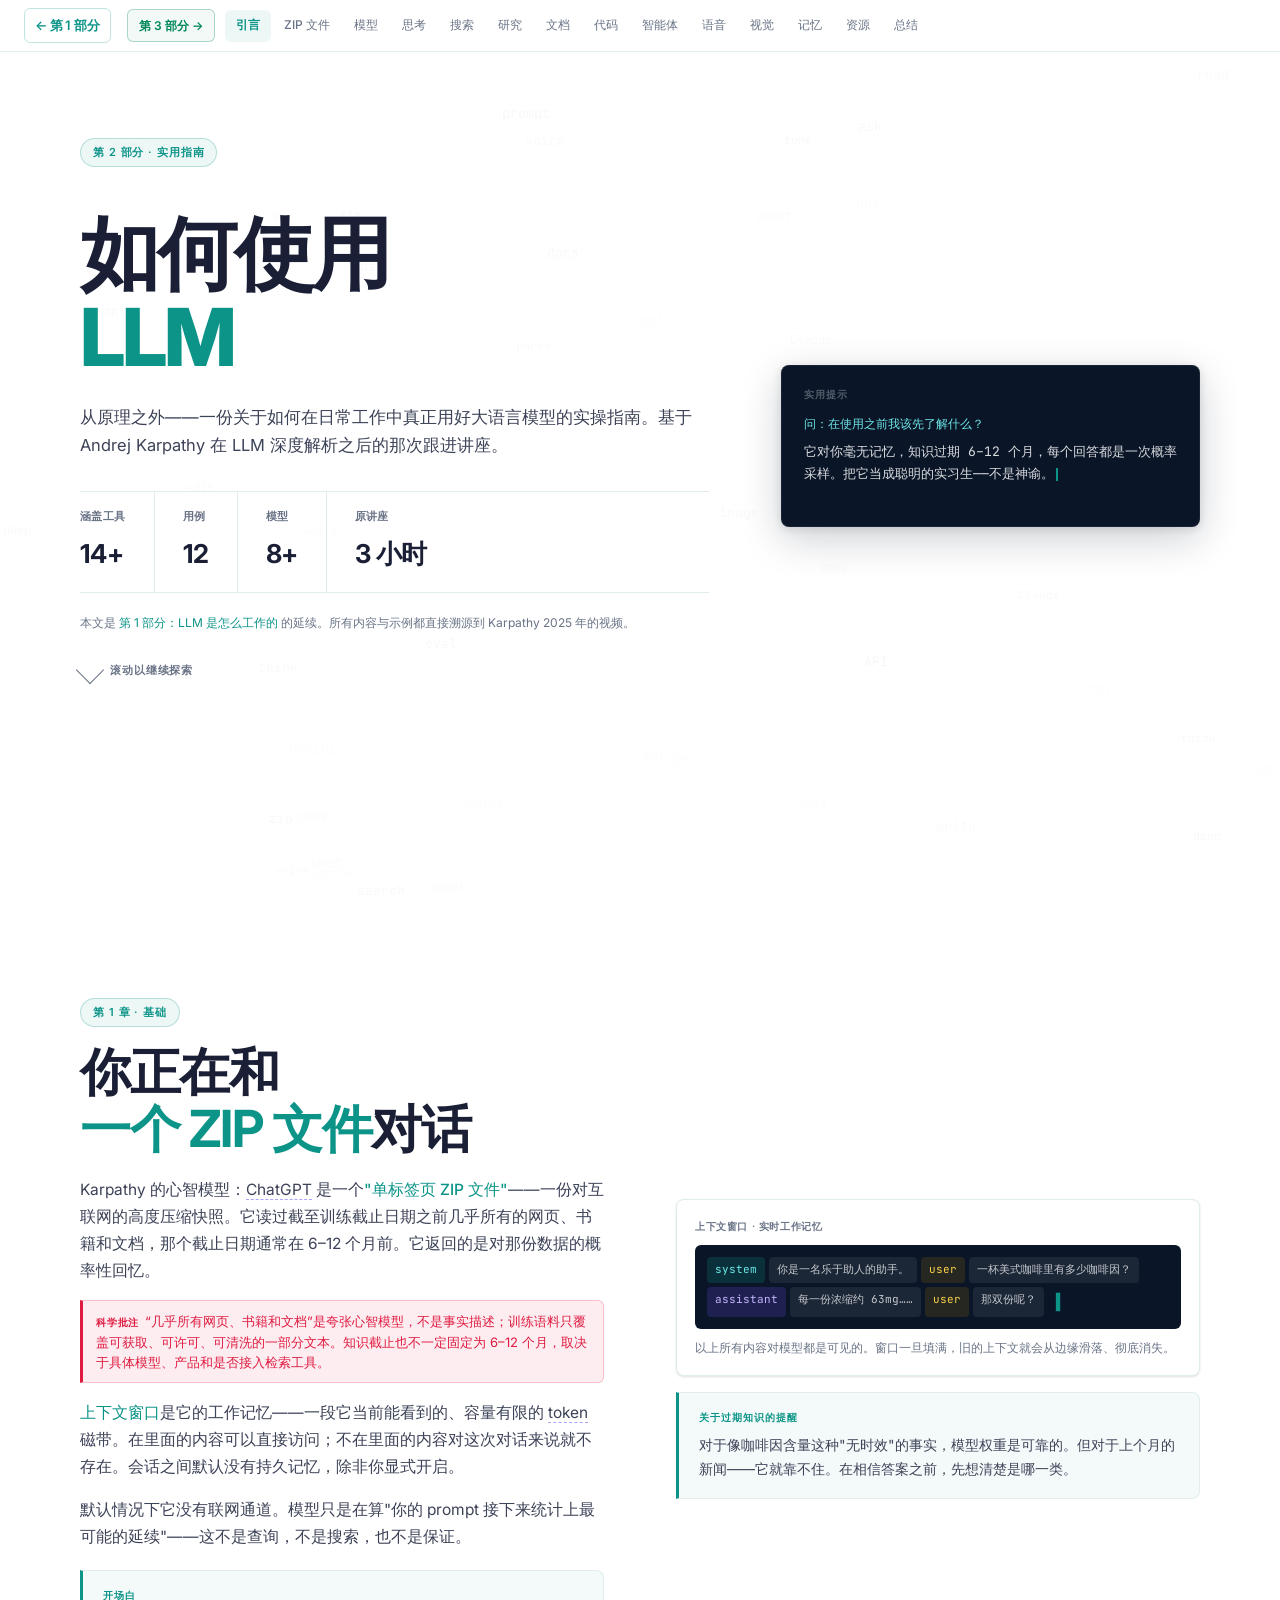
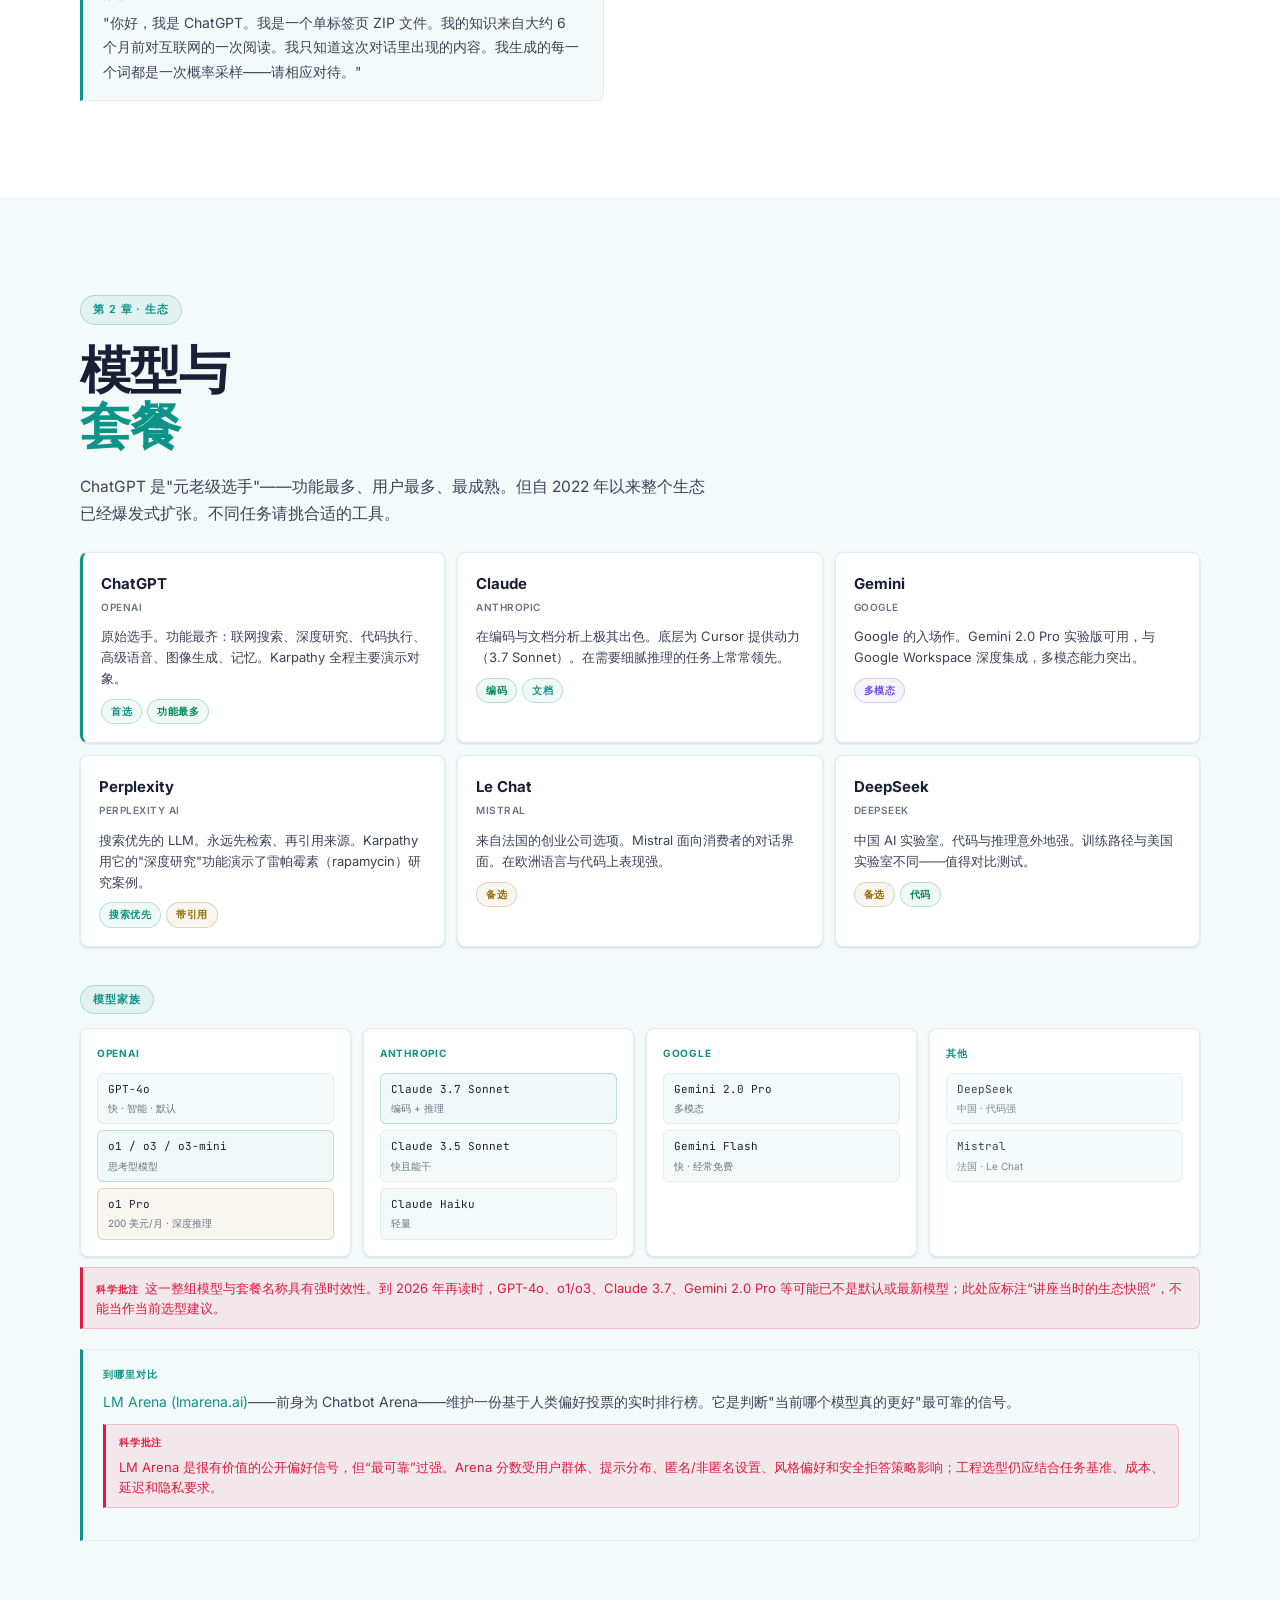
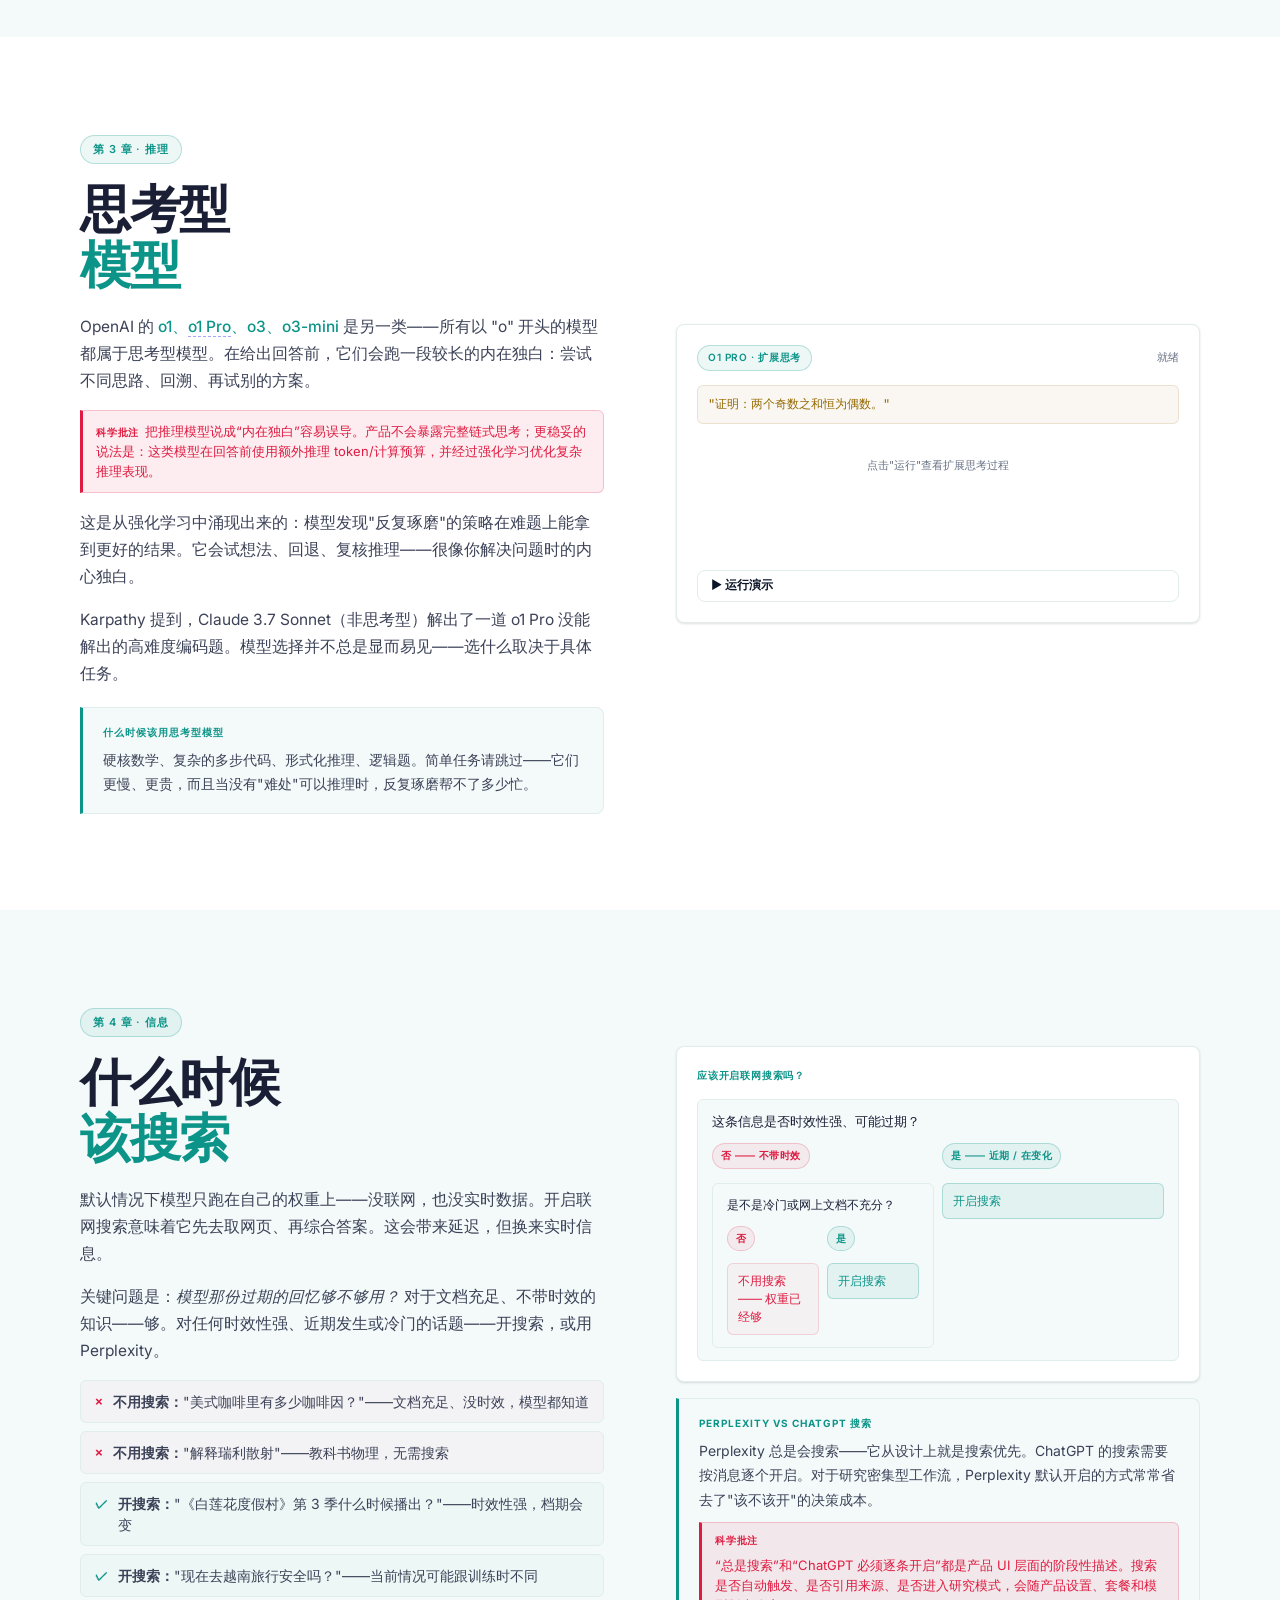
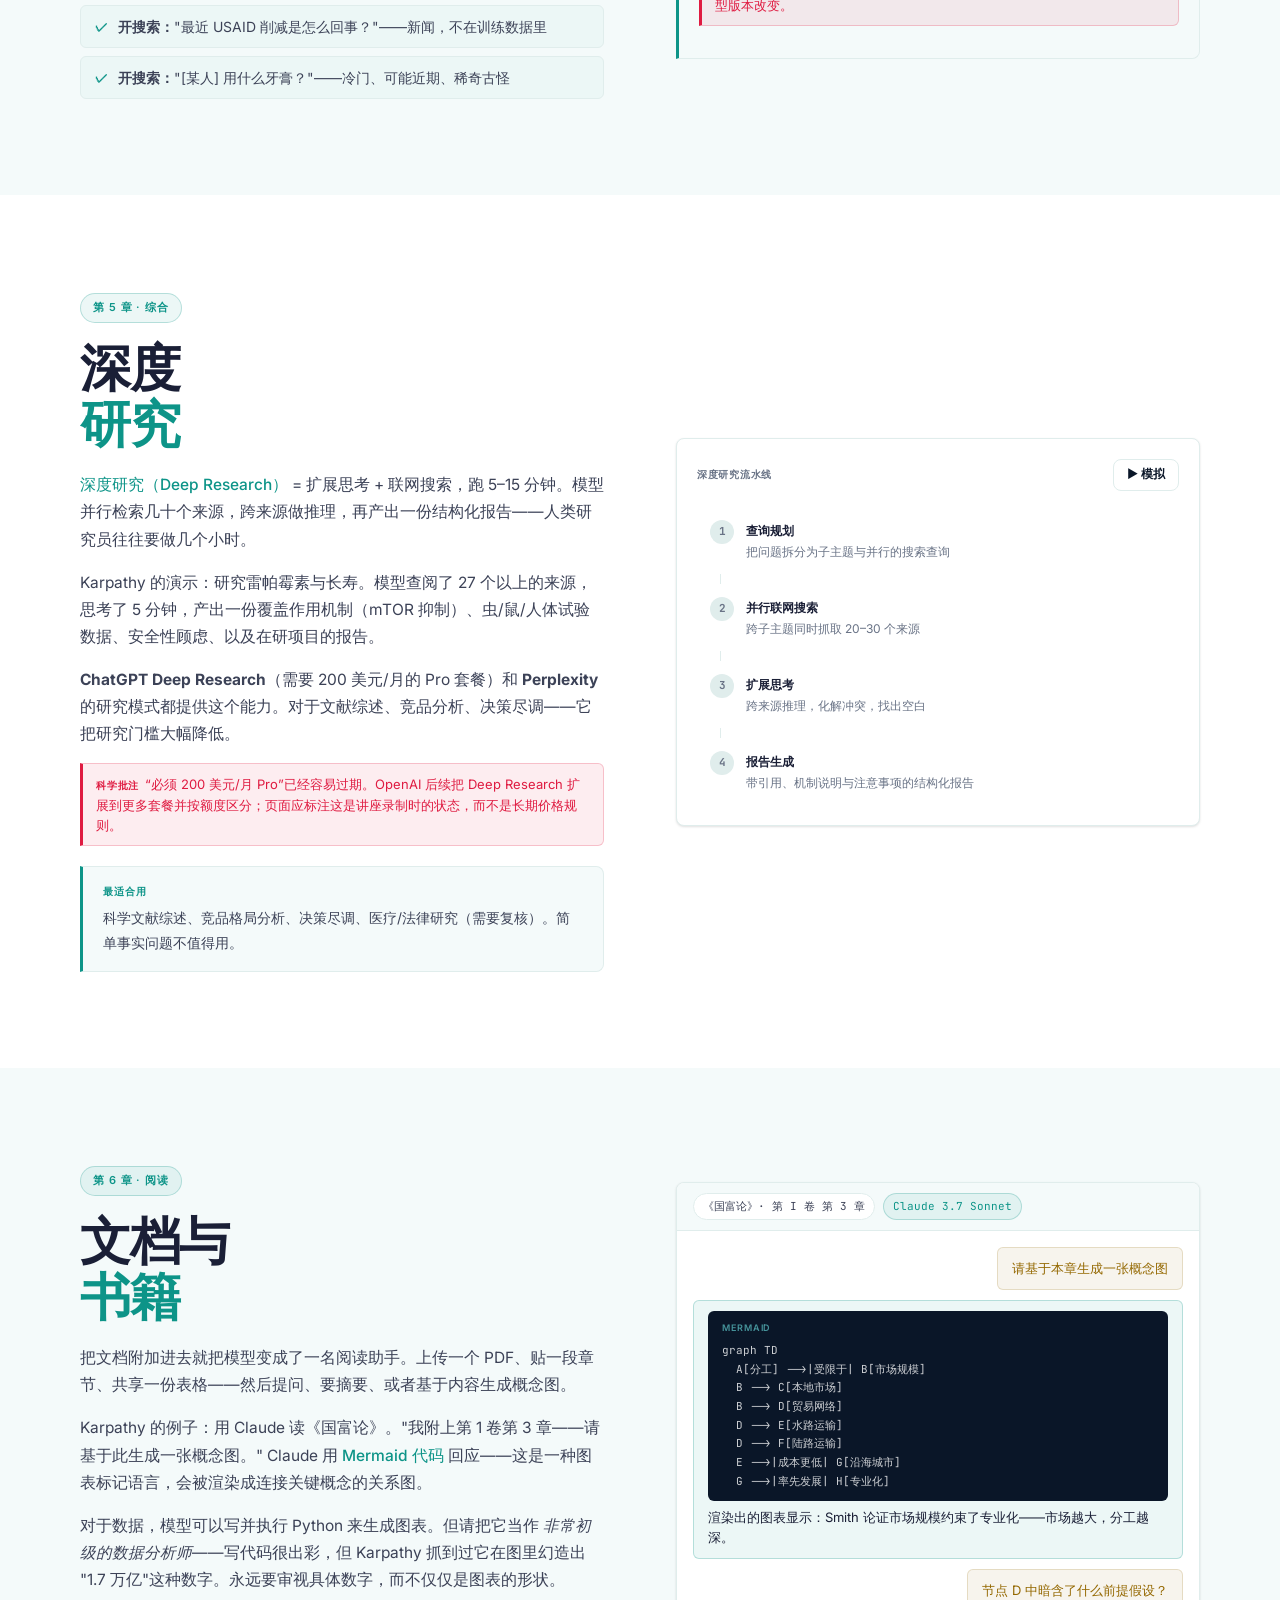
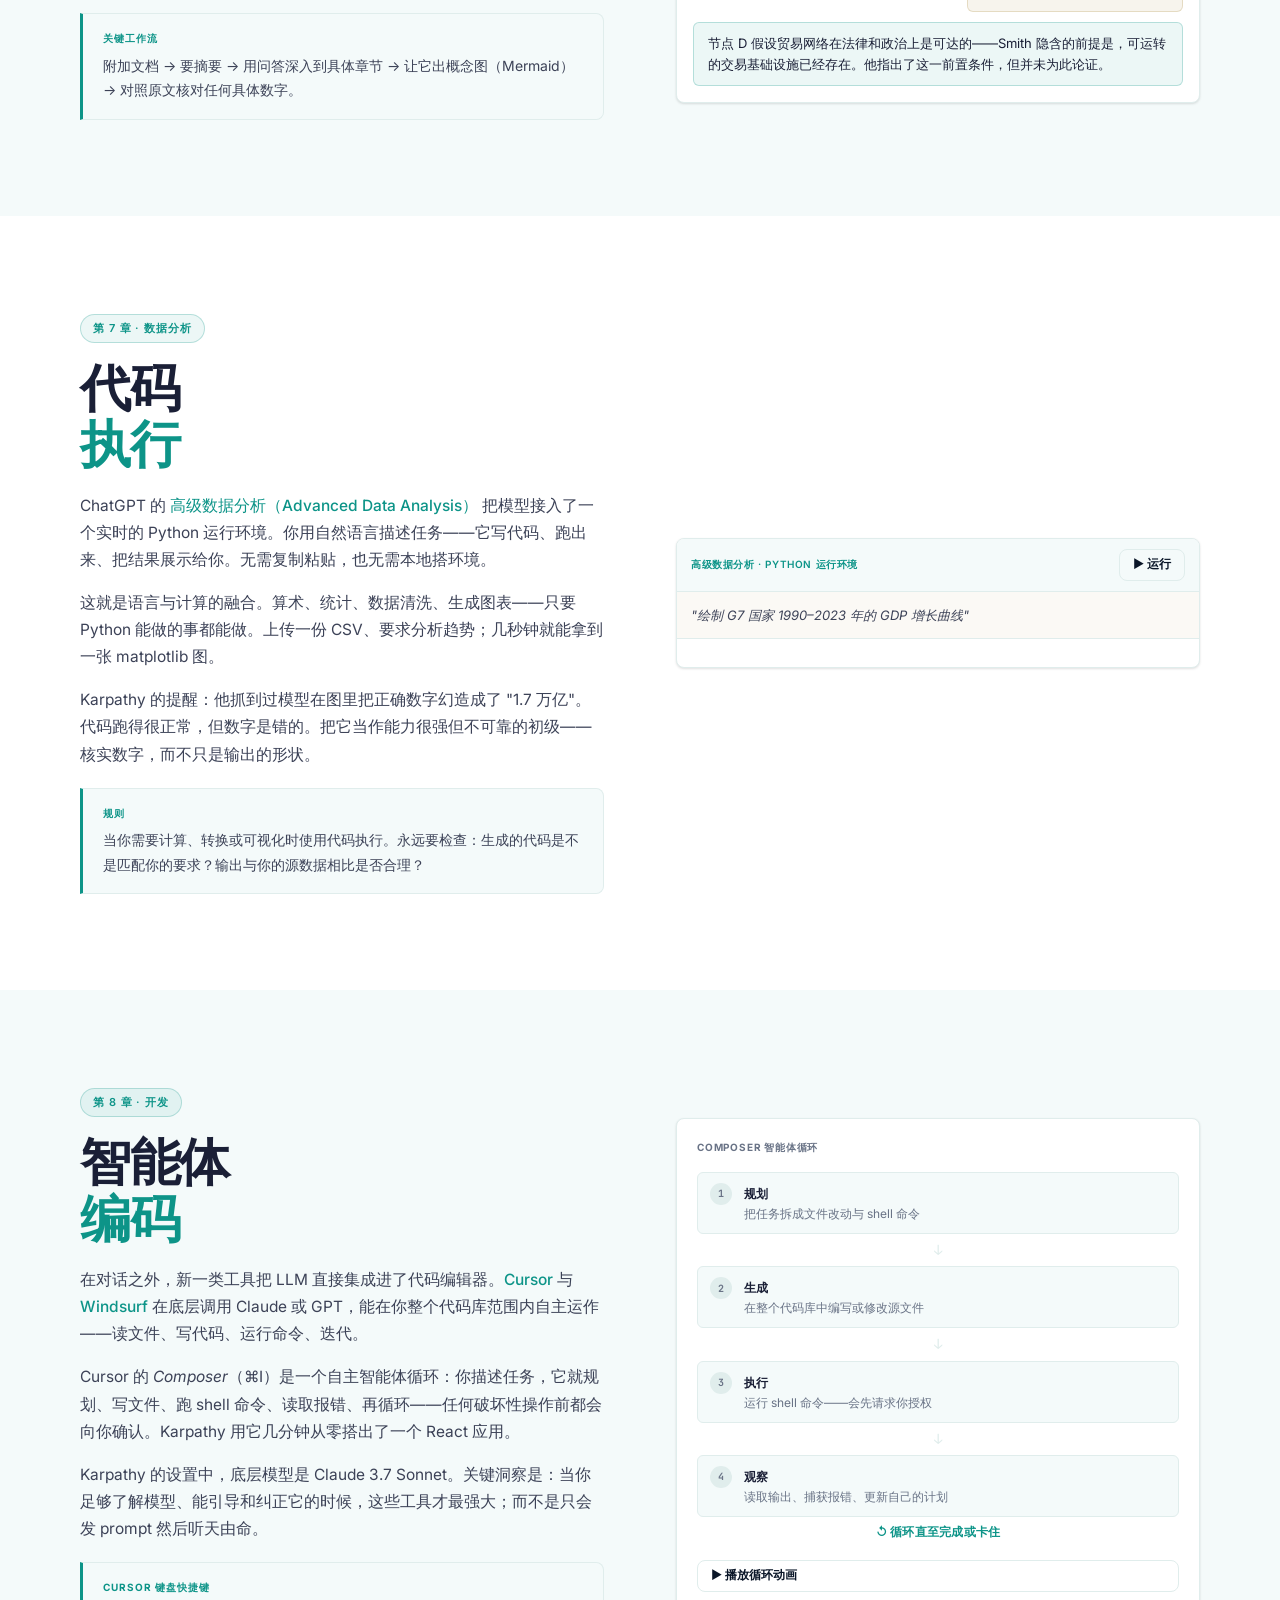
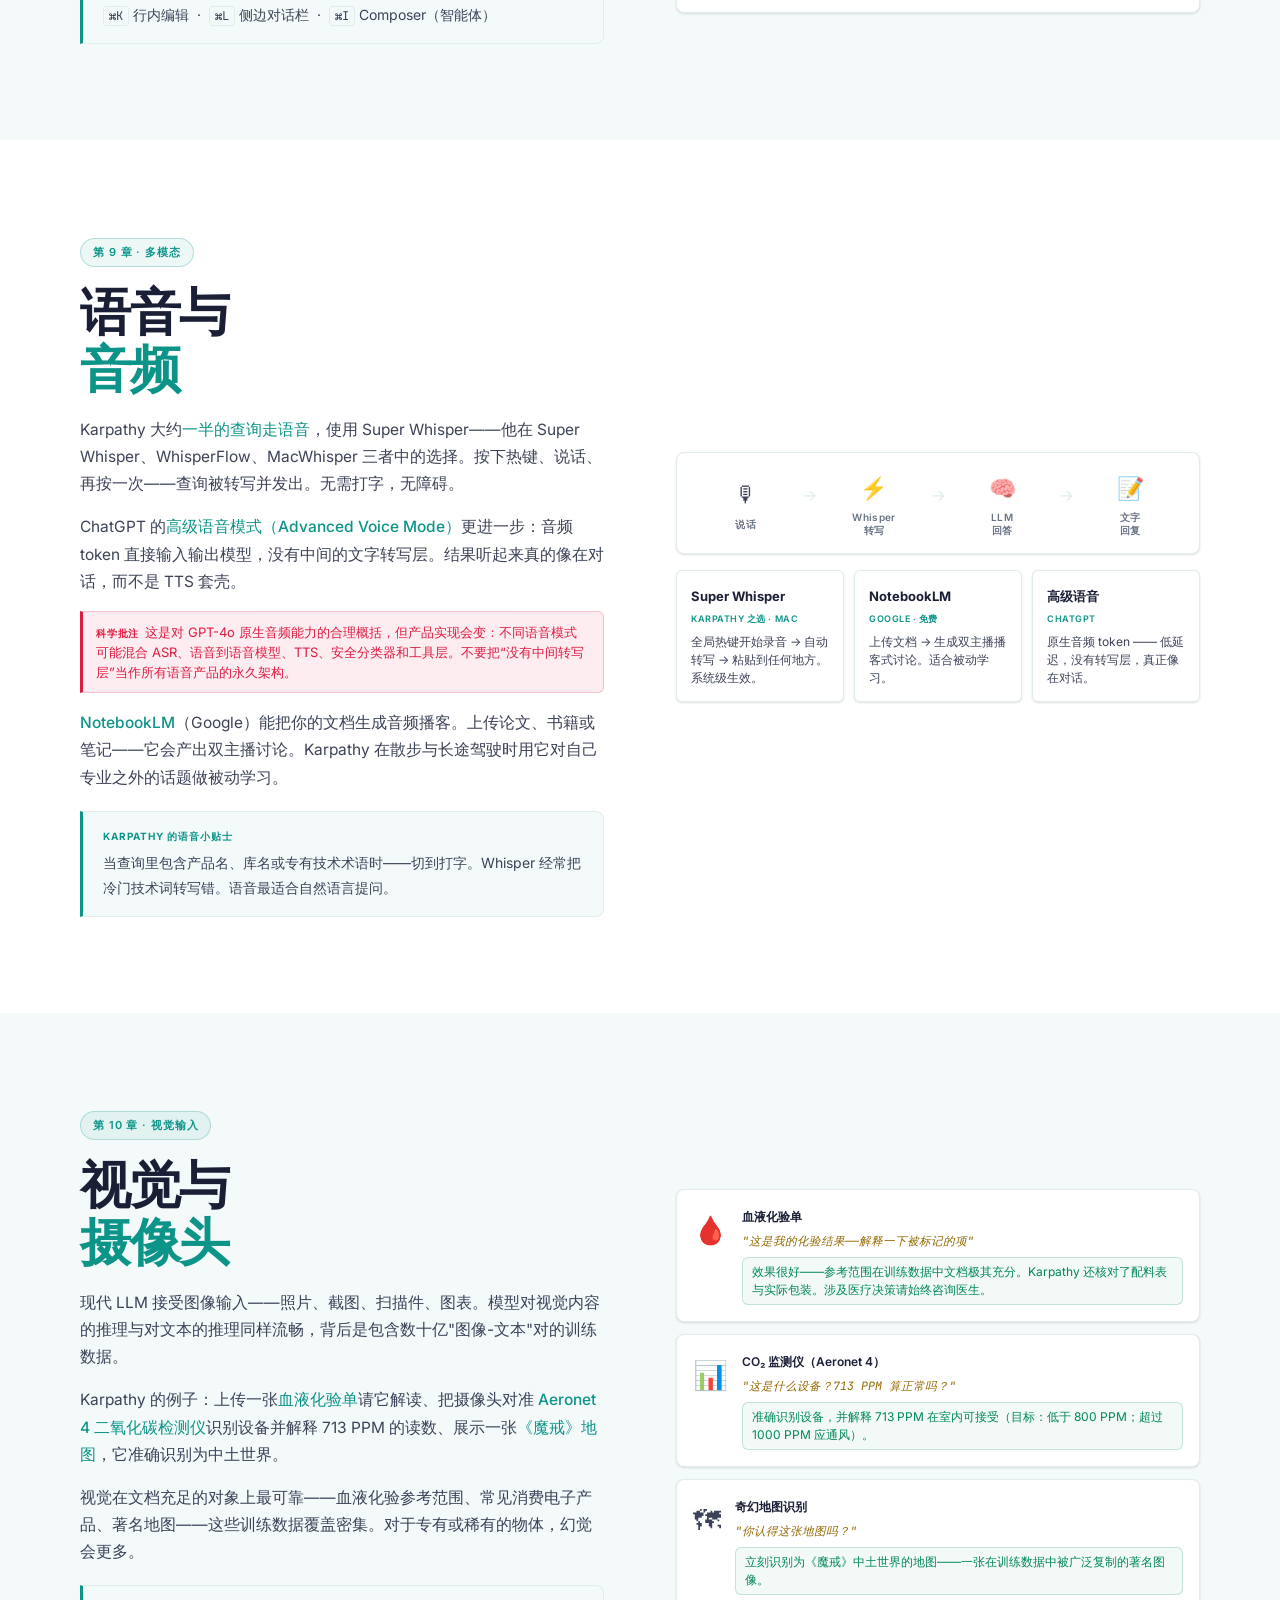
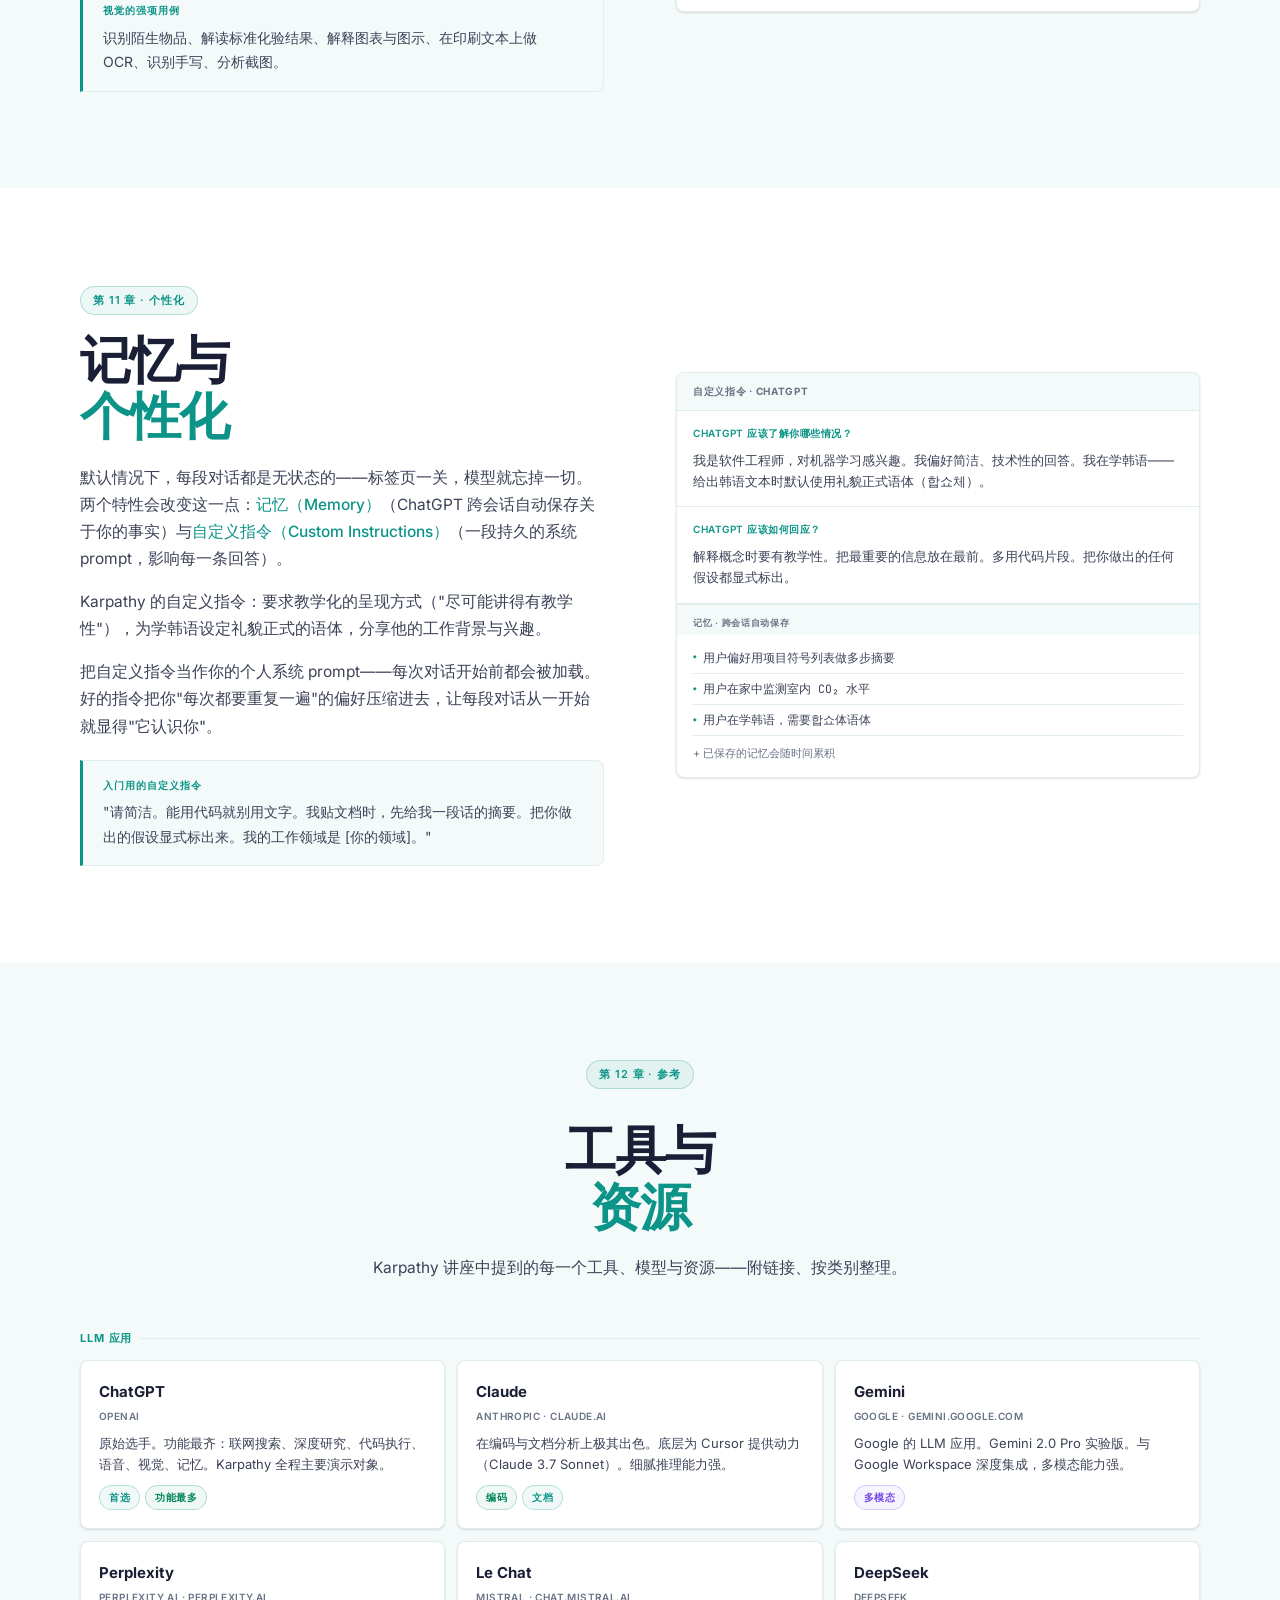
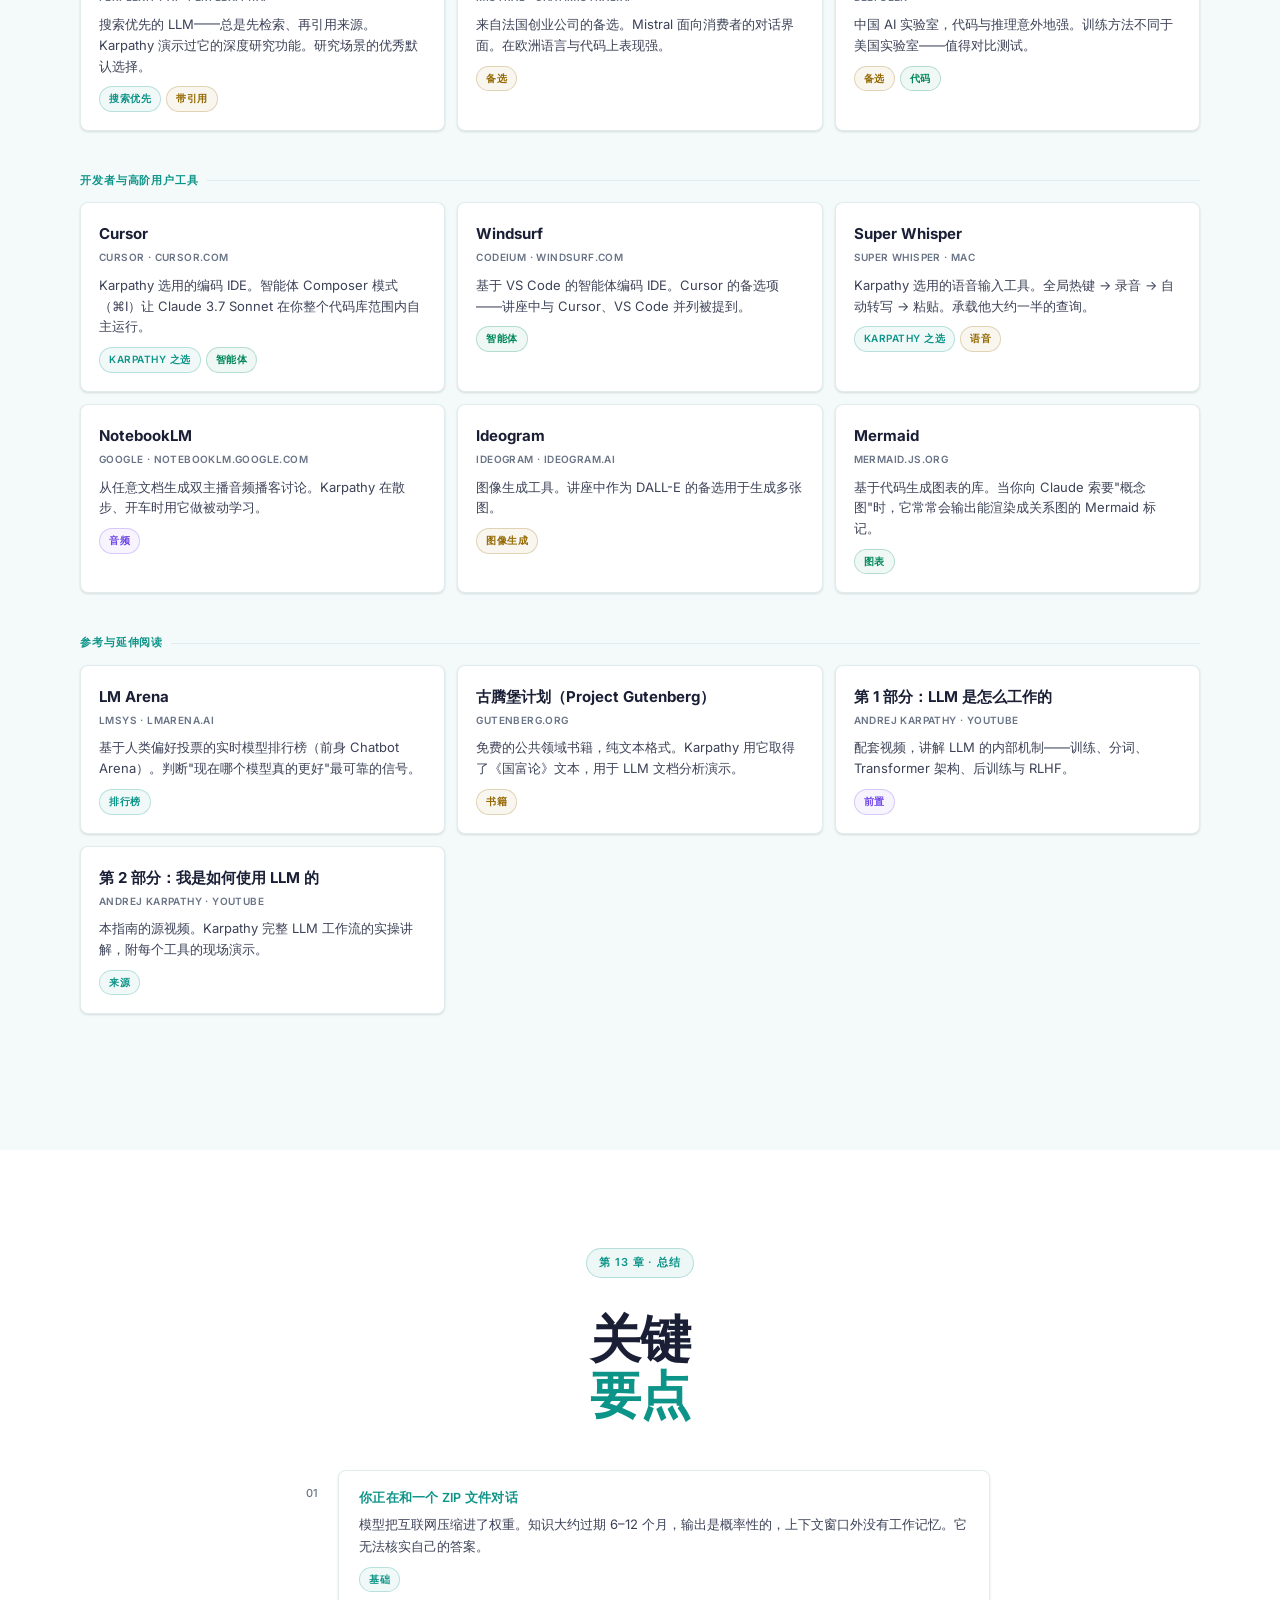
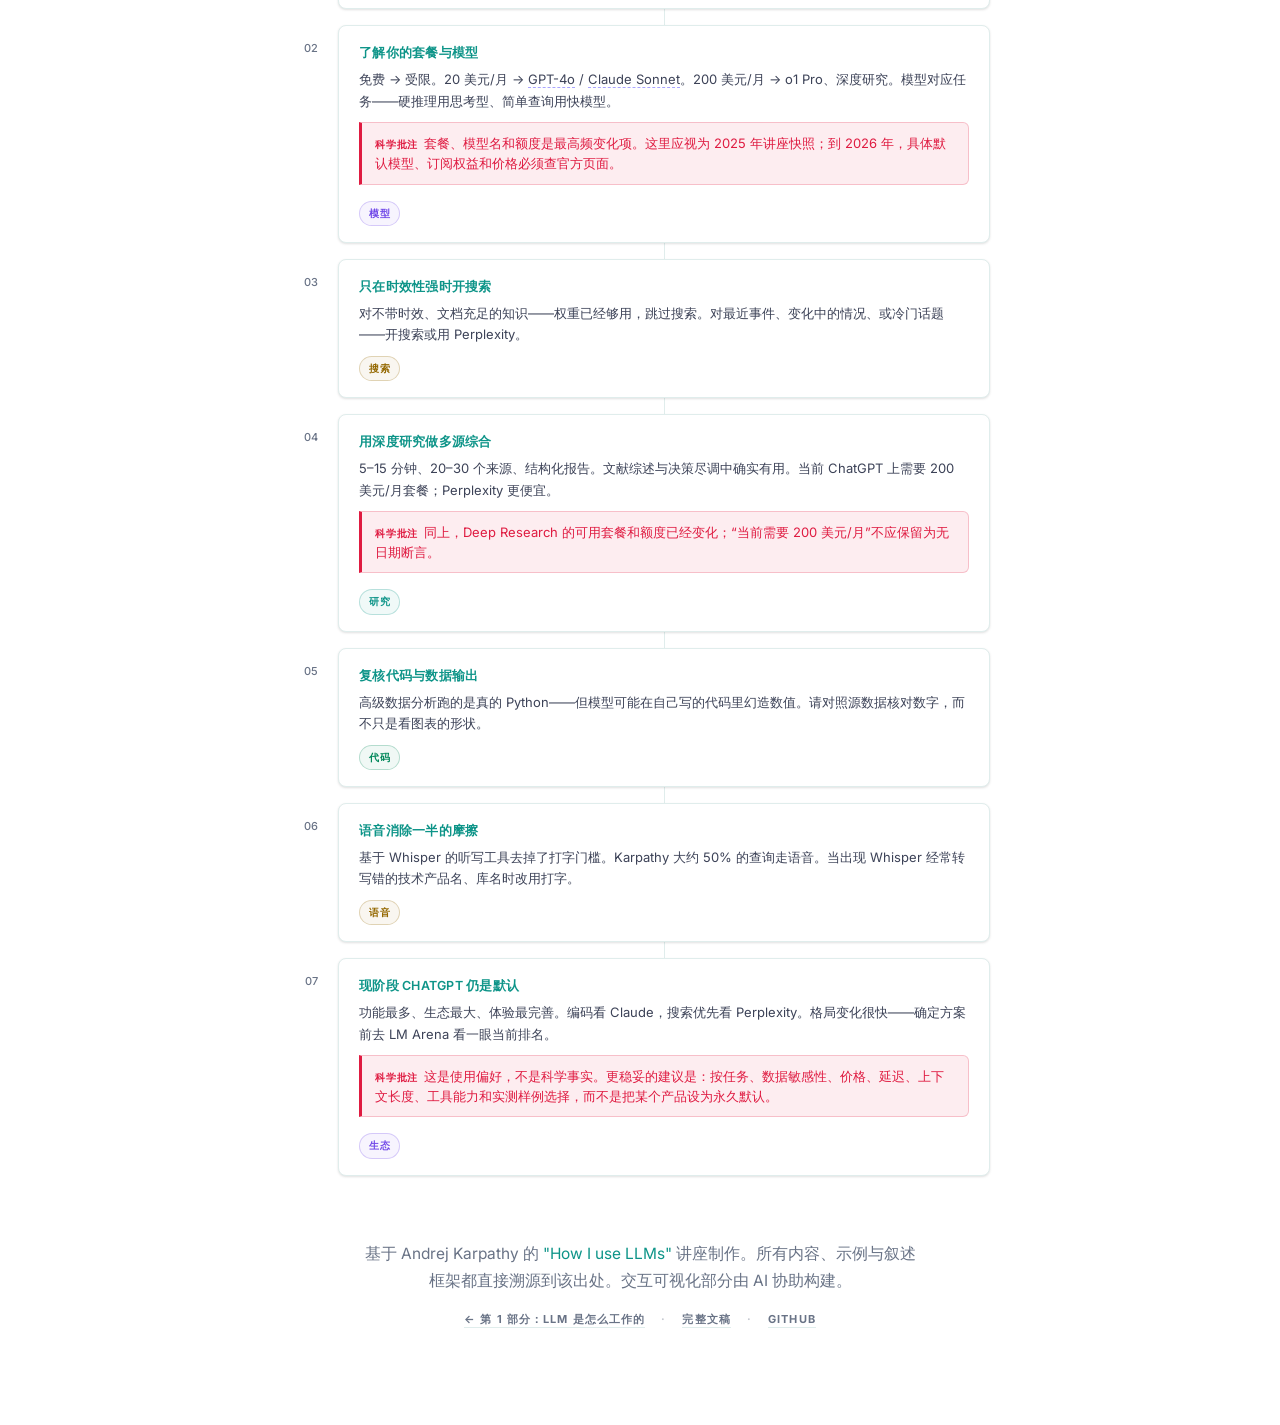
<file: how-to-use-llms/index.html>
<!DOCTYPE html>
<html lang="zh-CN">
<head>
<meta charset="UTF-8">
<meta name="viewport" content="width=device-width, initial-scale=1.0">
<title>如何使用 LLM —— 实用指南</title>
<link rel="preconnect" href="https://fonts.googleapis.com">
<link rel="preconnect" href="https://fonts.gstatic.com" crossorigin>
<link href="https://fonts.googleapis.com/css2?family=Inter:wght@400;500;600;700;800&family=JetBrains+Mono:ital,wght@0,400;0,500;1,400&display=swap" rel="stylesheet">
<link rel="stylesheet" href="style.css">
<link rel="stylesheet" href="../glossary.css">
</head>
<body>
<a href="#main-content" class="skip-link">跳转到主要内容</a>
<div class="progress-bar" id="progress-bar" role="progressbar" aria-label="阅读进度" aria-valuenow="0" aria-valuemin="0" aria-valuemax="100"></div>

<nav class="top-nav" id="top-nav" aria-label="章节导航">
  <div class="top-nav-inner">
    <a href="../index.html" class="top-nav-brand">← 第 1 部分</a>
    <a href="../neural-networks/index.html" style="font-family:var(--ds);font-size:12px;font-weight:600;color:var(--green);text-decoration:none;padding:5px 11px;border-radius:6px;border:1px solid rgba(0,135,90,0.3);background:rgba(0,135,90,0.05);white-space:nowrap;flex-shrink:0;display:inline-flex;align-items:center;gap:5px;transition:.15s;margin-right:6px" onmouseover="this.style.background='rgba(0,135,90,0.1)'" onmouseout="this.style.background='rgba(0,135,90,0.05)'">第 3 部分 →</a>
    <div class="top-nav-links" id="top-nav-links">
      <button class="tnav-btn active" data-section="s-intro" aria-current="true">引言</button>
      <button class="tnav-btn" data-section="s-mental-model">ZIP 文件</button>
      <button class="tnav-btn" data-section="s-models">模型</button>
      <button class="tnav-btn" data-section="s-thinking">思考</button>
      <button class="tnav-btn" data-section="s-search">搜索</button>
      <button class="tnav-btn" data-section="s-research">研究</button>
      <button class="tnav-btn" data-section="s-docs">文档</button>
      <button class="tnav-btn" data-section="s-code">代码</button>
      <button class="tnav-btn" data-section="s-agentic">智能体</button>
      <button class="tnav-btn" data-section="s-voice">语音</button>
      <button class="tnav-btn" data-section="s-vision">视觉</button>
      <button class="tnav-btn" data-section="s-memory">记忆</button>
      <button class="tnav-btn" data-section="s-resources">资源</button>
      <button class="tnav-btn" data-section="s-summary">总结</button>
    </div>
  </div>
</nav>

<!-- ━━━━━━━━ HERO ━━━━━━━━ -->
<section id="s-intro" class="section" aria-label="引言">
  <canvas id="hero-canvas" aria-hidden="true"></canvas>
  <div class="hero-content" id="main-content">
    <div class="chapter-badge" aria-hidden="true">第 2 部分 · 实用指南</div>
    <div class="hero-grid">
      <div class="hero-left">
        <h1 class="hero-title">如何使用<br><span>LLM</span></h1>
        <p class="hero-sub">从原理之外——一份关于如何在日常工作中真正用好大语言模型的实操指南。基于 Andrej Karpathy 在 LLM 深度解析之后的那次跟进讲座。</p>
        <dl class="hero-stats">
          <div class="stat-item"><dt class="stat-lbl">涵盖工具</dt><dd class="stat-val">14+</dd></div>
          <div class="stat-item"><dt class="stat-lbl">用例</dt><dd class="stat-val">12</dd></div>
          <div class="stat-item"><dt class="stat-lbl">模型</dt><dd class="stat-val">8+</dd></div>
          <div class="stat-item"><dt class="stat-lbl">原讲座</dt><dd class="stat-val">3 小时</dd></div>
        </dl>
        <p class="stats-caveat">本文是 <a href="../index.html" style="color:var(--accent)">第 1 部分：LLM 是怎么工作的</a> 的延续。所有内容与示例都直接溯源到 Karpathy 2025 年的视频。</p>
        <div class="scroll-hint" aria-hidden="true"><div class="scroll-arrow"></div>滚动以继续探索</div>
      </div>
      <div class="hero-right">
        <div class="typewriter-wrap" aria-label="LLM 使用小贴士">
          <div class="tw-label" aria-hidden="true">实用提示</div>
          <div class="tw-prompt">问：在使用之前我该先了解什么？</div>
          <div class="tw-response" id="tw-response" aria-live="polite" aria-atomic="true"><span class="tw-cursor" aria-hidden="true"></span></div>
        </div>
      </div>
    </div>
  </div>
</section>

<!-- ━━━━━━━━ ZIP FILE ━━━━━━━━ -->
<section id="s-mental-model" class="section" aria-label="ZIP 文件这一心智模型">
  <div class="section-inner two-col">
    <div class="col-text fade-up">
      <div class="chapter-badge">第 1 章 · 基础</div>
      <h2 class="section-title">你正在和<br><span>一个 ZIP 文件</span>对话</h2>
      <p class="body-text">Karpathy 的心智模型：ChatGPT 是一个<span class="highlight">"单标签页 ZIP 文件"</span>——一份对互联网的高度压缩快照。它读过截至训练截止日期之前几乎所有的网页、书籍和文档，那个截止日期通常在 6–12 个月前。它返回的是对那份数据的概率性回忆。</p>
      <span class="fact-note" role="note"><strong>科学批注</strong>“几乎所有网页、书籍和文档”是夸张心智模型，不是事实描述；训练语料只覆盖可获取、可许可、可清洗的一部分文本。知识截止也不一定固定为 6–12 个月，取决于具体模型、产品和是否接入检索工具。</span>
      <p class="body-text"><span class="highlight">上下文窗口</span>是它的工作记忆——一段它当前能看到的、容量有限的 token 磁带。在里面的内容可以直接访问；不在里面的内容对这次对话来说就不存在。会话之间默认没有持久记忆，除非你显式开启。</p>
      <p class="body-text">默认情况下它没有联网通道。模型只是在算"你的 prompt 接下来统计上最可能的延续"——这不是查询，不是搜索，也不是保证。</p>
      <div class="insight-box">
        <strong>开场白</strong>
        "你好，我是 ChatGPT。我是一个单标签页 ZIP 文件。我的知识来自大约 6 个月前对互联网的一次阅读。我只知道这次对话里出现的内容。我生成的每一个词都是一次概率采样——请相应对待。"
      </div>
    </div>
    <div class="fade-up" style="animation-delay:.15s">
      <div class="context-demo">
        <div class="context-label">上下文窗口 · 实时工作记忆</div>
        <div class="context-tape" id="context-tape">
          <div class="context-token ctx-system">system</div>
          <div class="context-token ctx-content">你是一名乐于助人的助手。</div>
          <div class="context-token ctx-user">user</div>
          <div class="context-token ctx-content">一杯美式咖啡里有多少咖啡因？</div>
          <div class="context-token ctx-assistant">assistant</div>
          <div class="context-token ctx-content">每一份浓缩约 63mg……</div>
          <div class="context-token ctx-user">user</div>
          <div class="context-token ctx-content">那双份呢？</div>
          <div class="context-token ctx-cursor blink">▌</div>
        </div>
        <div class="context-note">以上所有内容对模型都是可见的。窗口一旦填满，旧的上下文就会从边缘滑落、彻底消失。</div>
      </div>
      <div class="insight-box" style="margin-top:16px">
        <strong>关于过期知识的提醒</strong>
        对于像咖啡因含量这种"无时效"的事实，模型权重是可靠的。但对于上个月的新闻——它就靠不住。在相信答案之前，先想清楚是哪一类。
      </div>
    </div>
  </div>
</section>

<!-- ━━━━━━━━ MODELS & TIERS ━━━━━━━━ -->
<section id="s-models" class="section" aria-label="模型与套餐">
  <div class="section-inner">
    <div class="fade-up" style="margin-bottom:8px">
      <div class="chapter-badge">第 2 章 · 生态</div>
      <h2 class="section-title">模型与<br><span>套餐</span></h2>
      <p class="body-text" style="max-width:640px">ChatGPT 是"元老级选手"——功能最多、用户最多、最成熟。但自 2022 年以来整个生态已经爆发式扩张。不同任务请挑合适的工具。</p>
    </div>
    <div class="app-grid fade-up" style="animation-delay:.1s" id="app-grid" aria-label="LLM 应用对比">
      <div class="app-card app-featured">
        <div class="ac-name">ChatGPT</div>
        <div class="ac-by">OpenAI</div>
        <div class="ac-desc">原始选手。功能最齐：联网搜索、深度研究、代码执行、高级语音、图像生成、记忆。Karpathy 全程主要演示对象。</div>
        <div class="ac-tags"><span class="tag tag-c">首选</span><span class="tag tag-g">功能最多</span></div>
      </div>
      <div class="app-card">
        <div class="ac-name">Claude</div>
        <div class="ac-by">Anthropic</div>
        <div class="ac-desc">在编码与文档分析上极其出色。底层为 Cursor 提供动力（3.7 Sonnet）。在需要细腻推理的任务上常常领先。</div>
        <div class="ac-tags"><span class="tag tag-g">编码</span><span class="tag tag-c">文档</span></div>
      </div>
      <div class="app-card">
        <div class="ac-name">Gemini</div>
        <div class="ac-by">Google</div>
        <div class="ac-desc">Google 的入场作。Gemini 2.0 Pro 实验版可用，与 Google Workspace 深度集成，多模态能力突出。</div>
        <div class="ac-tags"><span class="tag tag-p">多模态</span></div>
      </div>
      <div class="app-card">
        <div class="ac-name">Perplexity</div>
        <div class="ac-by">Perplexity AI</div>
        <div class="ac-desc">搜索优先的 LLM。永远先检索、再引用来源。Karpathy 用它的"深度研究"功能演示了雷帕霉素（rapamycin）研究案例。</div>
        <div class="ac-tags"><span class="tag tag-c">搜索优先</span><span class="tag tag-a">带引用</span></div>
      </div>
      <div class="app-card">
        <div class="ac-name">Le Chat</div>
        <div class="ac-by">Mistral</div>
        <div class="ac-desc">来自法国的创业公司选项。Mistral 面向消费者的对话界面。在欧洲语言与代码上表现强。</div>
        <div class="ac-tags"><span class="tag tag-a">备选</span></div>
      </div>
      <div class="app-card">
        <div class="ac-name">DeepSeek</div>
        <div class="ac-by">DeepSeek</div>
        <div class="ac-desc">中国 AI 实验室。代码与推理意外地强。训练路径与美国实验室不同——值得对比测试。</div>
        <div class="ac-tags"><span class="tag tag-a">备选</span><span class="tag tag-g">代码</span></div>
      </div>
    </div>

    <div class="fade-up" style="animation-delay:.2s;margin-top:36px">
      <div class="chapter-badge" style="margin-bottom:14px">模型家族</div>
      <div class="model-families-grid">
        <div class="model-family-card">
          <div class="mf-provider">OpenAI</div>
          <div class="mf-models">
            <div class="model-chip chip-default">GPT-4o <span>快 · 智能 · 默认</span></div>
            <div class="model-chip chip-thinking">o1 / o3 / o3-mini <span>思考型模型</span></div>
            <div class="model-chip chip-premium">o1 Pro <span>200 美元/月 · 深度推理</span></div>
          </div>
        </div>
        <div class="model-family-card">
          <div class="mf-provider">Anthropic</div>
          <div class="mf-models">
            <div class="model-chip chip-thinking">Claude 3.7 Sonnet <span>编码 + 推理</span></div>
            <div class="model-chip chip-default">Claude 3.5 Sonnet <span>快且能干</span></div>
            <div class="model-chip chip-default">Claude Haiku <span>轻量</span></div>
          </div>
        </div>
        <div class="model-family-card">
          <div class="mf-provider">Google</div>
          <div class="mf-models">
            <div class="model-chip chip-default">Gemini 2.0 Pro <span>多模态</span></div>
            <div class="model-chip chip-default">Gemini Flash <span>快 · 经常免费</span></div>
          </div>
        </div>
        <div class="model-family-card">
          <div class="mf-provider">其他</div>
          <div class="mf-models">
            <div class="model-chip chip-alt">DeepSeek <span>中国 · 代码强</span></div>
            <div class="model-chip chip-alt">Mistral <span>法国 · Le Chat</span></div>
          </div>
        </div>
      </div>
      <span class="fact-note" role="note"><strong>科学批注</strong>这一整组模型与套餐名称具有强时效性。到 2026 年再读时，GPT-4o、o1/o3、Claude 3.7、Gemini 2.0 Pro 等可能已不是默认或最新模型；此处应标注“讲座当时的生态快照”，不能当作当前选型建议。</span>
    </div>
    <div class="insight-box fade-up" style="animation-delay:.3s;margin-top:20px">
      <strong>到哪里对比</strong>
      <a href="https://lmarena.ai" target="_blank" rel="noopener" style="color:var(--accent)">LM Arena (lmarena.ai)</a>——前身为 Chatbot Arena——维护一份基于人类偏好投票的实时排行榜。它是判断"当前哪个模型真的更好"最可靠的信号。
      <span class="fact-note" role="note"><strong>科学批注</strong>LM Arena 是很有价值的公开偏好信号，但“最可靠”过强。Arena 分数受用户群体、提示分布、匿名/非匿名设置、风格偏好和安全拒答策略影响；工程选型仍应结合任务基准、成本、延迟和隐私要求。</span>
    </div>
  </div>
</section>

<!-- ━━━━━━━━ THINKING MODELS ━━━━━━━━ -->
<section id="s-thinking" class="section" aria-label="思考型模型">
  <div class="section-inner two-col">
    <div class="col-text fade-up">
      <div class="chapter-badge">第 3 章 · 推理</div>
      <h2 class="section-title">思考型<br><span>模型</span></h2>
      <p class="body-text">OpenAI 的 <span class="highlight">o1、o1 Pro、o3、o3-mini</span> 是另一类——所有以 "o" 开头的模型都属于思考型模型。在给出回答前，它们会跑一段较长的内在独白：尝试不同思路、回溯、再试别的方案。</p>
      <span class="fact-note" role="note"><strong>科学批注</strong>把推理模型说成“内在独白”容易误导。产品不会暴露完整链式思考；更稳妥的说法是：这类模型在回答前使用额外推理 token/计算预算，并经过强化学习优化复杂推理表现。</span>
      <p class="body-text">这是从强化学习中涌现出来的：模型发现"反复琢磨"的策略在难题上能拿到更好的结果。它会试想法、回退、复核推理——很像你解决问题时的内心独白。</p>
      <p class="body-text">Karpathy 提到，Claude 3.7 Sonnet（非思考型）解出了一道 o1 Pro 没能解出的高难度编码题。模型选择并不总是显而易见——选什么取决于具体任务。</p>
      <div class="insight-box">
        <strong>什么时候该用思考型模型</strong>
        硬核数学、复杂的多步代码、形式化推理、逻辑题。简单任务请跳过——它们更慢、更贵，而且当没有"难处"可以推理时，反复琢磨帮不了多少忙。
      </div>
    </div>
    <div class="fade-up" style="animation-delay:.15s">
      <div class="thinking-demo" id="thinking-demo">
        <div class="thinking-header">
          <span class="thinking-badge">o1 Pro · 扩展思考</span>
          <span class="thinking-time" id="thinking-time">就绪</span>
        </div>
        <div style="font-family:var(--dm);font-size:12px;color:var(--amber);margin-bottom:12px;padding:8px 10px;background:rgba(148,104,0,0.05);border-radius:var(--radius-sm);border:1px solid rgba(148,104,0,0.15)">"证明：两个奇数之和恒为偶数。"</div>
        <div class="thinking-steps" id="thinking-steps">
          <div style="font-family:var(--ds);font-size:11px;color:var(--txt2);text-align:center;padding:20px 0">点击"运行"查看扩展思考过程</div>
        </div>
        <div class="thinking-answer" id="thinking-answer" style="display:none">
          <div class="ta-label">答案</div>
          <div class="ta-content" id="ta-content"></div>
        </div>
        <button class="btn btn-ghost btn-sm" id="thinking-run-btn" style="margin-top:14px;width:100%">▶ 运行演示</button>
      </div>
    </div>
  </div>
</section>

<!-- ━━━━━━━━ WEB SEARCH ━━━━━━━━ -->
<section id="s-search" class="section" aria-label="什么时候使用联网搜索">
  <div class="section-inner two-col">
    <div class="col-text fade-up">
      <div class="chapter-badge">第 4 章 · 信息</div>
      <h2 class="section-title">什么时候<br><span>该搜索</span></h2>
      <p class="body-text">默认情况下模型只跑在自己的权重上——没联网，也没实时数据。开启联网搜索意味着它先去取网页、再综合答案。这会带来延迟，但换来实时信息。</p>
      <p class="body-text">关键问题是：<em>模型那份过期的回忆够不够用？</em> 对于文档充足、不带时效的知识——够。对任何时效性强、近期发生或冷门的话题——开搜索，或用 Perplexity。</p>
      <ul class="use-case-list">
        <li class="ucl-no-search"><span class="ucl-icon">✕</span><div><strong>不用搜索：</strong>"美式咖啡里有多少咖啡因？"——文档充足、没时效，模型都知道</div></li>
        <li class="ucl-no-search"><span class="ucl-icon">✕</span><div><strong>不用搜索：</strong>"解释瑞利散射"——教科书物理，无需搜索</div></li>
        <li class="ucl-search"><span class="ucl-icon">✓</span><div><strong>开搜索：</strong>"《白莲花度假村》第 3 季什么时候播出？"——时效性强，档期会变</div></li>
        <li class="ucl-search"><span class="ucl-icon">✓</span><div><strong>开搜索：</strong>"现在去越南旅行安全吗？"——当前情况可能跟训练时不同</div></li>
        <li class="ucl-search"><span class="ucl-icon">✓</span><div><strong>开搜索：</strong>"最近 USAID 削减是怎么回事？"——新闻，不在训练数据里</div></li>
        <li class="ucl-search"><span class="ucl-icon">✓</span><div><strong>开搜索：</strong>"[某人] 用什么牙膏？"——冷门、可能近期、稀奇古怪</div></li>
      </ul>
    </div>
    <div class="fade-up" style="animation-delay:.15s">
      <div class="decision-tree">
        <div class="dt-title">应该开启联网搜索吗？</div>
        <div class="dt-node">
          <div class="dt-question">这条信息是否时效性强、可能过期？</div>
          <div class="dt-branches">
            <div class="dt-branch dt-no">
              <div class="dt-label">否 —— 不带时效</div>
              <div class="dt-node" style="margin-top:8px">
                <div class="dt-question" style="font-size:12px">是不是冷门或网上文档不充分？</div>
                <div class="dt-branches" style="margin-top:8px">
                  <div class="dt-branch dt-no">
                    <div class="dt-label">否</div>
                    <div class="dt-result dt-result-no" style="margin-top:6px">不用搜索 —— 权重已经够</div>
                  </div>
                  <div class="dt-branch dt-yes">
                    <div class="dt-label">是</div>
                    <div class="dt-result dt-result-yes" style="margin-top:6px">开启搜索</div>
                  </div>
                </div>
              </div>
            </div>
            <div class="dt-branch dt-yes">
              <div class="dt-label">是 —— 近期 / 在变化</div>
              <div class="dt-result dt-result-yes" style="margin-top:8px">开启搜索</div>
            </div>
          </div>
        </div>
      </div>
      <div class="insight-box" style="margin-top:16px">
        <strong>Perplexity vs ChatGPT 搜索</strong>
        Perplexity 总是会搜索——它从设计上就是搜索优先。ChatGPT 的搜索需要按消息逐个开启。对于研究密集型工作流，Perplexity 默认开启的方式常常省去了"该不该开"的决策成本。
        <span class="fact-note" role="note"><strong>科学批注</strong>“总是搜索”和“ChatGPT 必须逐条开启”都是产品 UI 层面的阶段性描述。搜索是否自动触发、是否引用来源、是否进入研究模式，会随产品设置、套餐和模型版本改变。</span>
      </div>
    </div>
  </div>
</section>

<!-- ━━━━━━━━ DEEP RESEARCH ━━━━━━━━ -->
<section id="s-research" class="section" aria-label="深度研究">
  <div class="section-inner two-col">
    <div class="col-text fade-up">
      <div class="chapter-badge">第 5 章 · 综合</div>
      <h2 class="section-title">深度<br><span>研究</span></h2>
      <p class="body-text"><span class="highlight">深度研究（Deep Research）</span> = 扩展思考 + 联网搜索，跑 5–15 分钟。模型并行检索几十个来源，跨来源做推理，再产出一份结构化报告——人类研究员往往要做几个小时。</p>
      <p class="body-text">Karpathy 的演示：研究雷帕霉素与长寿。模型查阅了 27 个以上的来源，思考了 5 分钟，产出一份覆盖作用机制（mTOR 抑制）、虫/鼠/人体试验数据、安全性顾虑、以及在研项目的报告。</p>
      <p class="body-text"><strong>ChatGPT Deep Research</strong>（需要 200 美元/月的 Pro 套餐）和 <strong>Perplexity</strong> 的研究模式都提供这个能力。对于文献综述、竞品分析、决策尽调——它把研究门槛大幅降低。</p>
      <span class="fact-note" role="note"><strong>科学批注</strong>“必须 200 美元/月 Pro”已经容易过期。OpenAI 后续把 Deep Research 扩展到更多套餐并按额度区分；页面应标注这是讲座录制时的状态，而不是长期价格规则。</span>
      <div class="insight-box">
        <strong>最适合用</strong>
        科学文献综述、竞品格局分析、决策尽调、医疗/法律研究（需要复核）。简单事实问题不值得用。
      </div>
    </div>
    <div class="fade-up" style="animation-delay:.15s">
      <div class="research-pipeline">
        <div class="rp-header">
          <span>深度研究流水线</span>
          <button class="btn btn-ghost btn-sm" id="rp-run-btn">▶ 模拟</button>
        </div>
        <div class="rp-steps">
          <div class="rp-step" id="rp-s0">
            <div class="rp-step-icon">1</div>
            <div class="rp-step-body">
              <div class="rp-step-title">查询规划</div>
              <div class="rp-step-desc">把问题拆分为子主题与并行的搜索查询</div>
            </div>
          </div>
          <div class="rp-connector"></div>
          <div class="rp-step" id="rp-s1">
            <div class="rp-step-icon">2</div>
            <div class="rp-step-body">
              <div class="rp-step-title">并行联网搜索</div>
              <div class="rp-step-desc">跨子主题同时抓取 20–30 个来源</div>
            </div>
          </div>
          <div class="rp-connector"></div>
          <div class="rp-step" id="rp-s2">
            <div class="rp-step-icon">3</div>
            <div class="rp-step-body">
              <div class="rp-step-title">扩展思考</div>
              <div class="rp-step-desc">跨来源推理，化解冲突，找出空白</div>
            </div>
          </div>
          <div class="rp-connector"></div>
          <div class="rp-step" id="rp-s3">
            <div class="rp-step-icon">4</div>
            <div class="rp-step-body">
              <div class="rp-step-title">报告生成</div>
              <div class="rp-step-desc">带引用、机制说明与注意事项的结构化报告</div>
            </div>
          </div>
        </div>
        <div class="rp-result" id="rp-result" style="display:none">
          <div class="rp-result-label">示例 —— 雷帕霉素与长寿研究</div>
          <div class="rp-result-content">27 个来源 · 5 分 12 秒 · 涵盖：mTOR 抑制机制、虫/鼠/人体试验数据、安全性、剂量考量、在研临床试验、研究界共识……</div>
        </div>
      </div>
    </div>
  </div>
</section>

<!-- ━━━━━━━━ DOCS & BOOKS ━━━━━━━━ -->
<section id="s-docs" class="section" aria-label="文档与书籍">
  <div class="section-inner two-col">
    <div class="col-text fade-up">
      <div class="chapter-badge">第 6 章 · 阅读</div>
      <h2 class="section-title">文档与<br><span>书籍</span></h2>
      <p class="body-text">把文档附加进去就把模型变成了一名阅读助手。上传一个 PDF、贴一段章节、共享一份表格——然后提问、要摘要、或者基于内容生成概念图。</p>
      <p class="body-text">Karpathy 的例子：用 Claude 读《国富论》。"我附上第 1 卷第 3 章——请基于此生成一张概念图。" Claude 用 <span class="highlight">Mermaid 代码</span> 回应——这是一种图表标记语言，会被渲染成连接关键概念的关系图。</p>
      <p class="body-text">对于数据，模型可以写并执行 Python 来生成图表。但请把它当作 <em>非常初级的数据分析师</em>——写代码很出彩，但 Karpathy 抓到过它在图里幻造出 "1.7 万亿"这种数字。永远要审视具体数字，而不仅仅是图表的形状。</p>
      <div class="insight-box">
        <strong>关键工作流</strong>
        附加文档 → 要摘要 → 用问答深入到具体章节 → 让它出概念图（Mermaid）→ 对照原文核对任何具体数字。
      </div>
    </div>
    <div class="fade-up" style="animation-delay:.15s">
      <div class="doc-demo">
        <div class="doc-demo-header">
          <span class="doc-chip">《国富论》· 第 I 卷 第 3 章</span>
          <span class="doc-chip doc-chip-model">Claude 3.7 Sonnet</span>
        </div>
        <div class="doc-chat">
          <div class="doc-msg doc-msg-user">请基于本章生成一张概念图</div>
          <div class="doc-msg doc-msg-ai">
            <div class="doc-code-block">
              <div class="dcb-label">mermaid</div>
              <pre>graph TD
  A[分工] -->|受限于| B[市场规模]
  B --> C[本地市场]
  B --> D[贸易网络]
  D --> E[水路运输]
  D --> F[陆路运输]
  E -->|成本更低| G[沿海城市]
  G -->|率先发展| H[专业化]</pre>
            </div>
            渲染出的图表显示：Smith 论证市场规模约束了专业化——市场越大，分工越深。
          </div>
          <div class="doc-msg doc-msg-user">节点 D 中暗含了什么前提假设？</div>
          <div class="doc-msg doc-msg-ai">节点 D 假设贸易网络在法律和政治上是可达的——Smith 隐含的前提是，可运转的交易基础设施已经存在。他指出了这一前置条件，但并未为此论证。</div>
        </div>
      </div>
    </div>
  </div>
</section>

<!-- ━━━━━━━━ CODE EXECUTION ━━━━━━━━ -->
<section id="s-code" class="section" aria-label="代码执行">
  <div class="section-inner two-col">
    <div class="col-text fade-up">
      <div class="chapter-badge">第 7 章 · 数据分析</div>
      <h2 class="section-title">代码<br><span>执行</span></h2>
      <p class="body-text">ChatGPT 的 <span class="highlight">高级数据分析（Advanced Data Analysis）</span> 把模型接入了一个实时的 Python 运行环境。你用自然语言描述任务——它写代码、跑出来、把结果展示给你。无需复制粘贴，也无需本地搭环境。</p>
      <p class="body-text">这就是语言与计算的融合。算术、统计、数据清洗、生成图表——只要 Python 能做的事都能做。上传一份 CSV、要求分析趋势；几秒钟就能拿到一张 matplotlib 图。</p>
      <p class="body-text">Karpathy 的提醒：他抓到过模型在图里把正确数字幻造成了 "1.7 万亿"。代码跑得很正常，但数字是错的。把它当作能力很强但不可靠的初级——核实数字，而不只是输出的形状。</p>
      <div class="insight-box">
        <strong>规则</strong>
        当你需要计算、转换或可视化时使用代码执行。永远要检查：生成的代码是不是匹配你的要求？输出与你的源数据相比是否合理？
      </div>
    </div>
    <div class="fade-up" style="animation-delay:.15s">
      <div class="code-demo">
        <div class="cd-header">
          <span class="cd-badge">高级数据分析 · Python 运行环境</span>
          <button class="btn btn-ghost btn-sm" id="code-run-btn">▶ 运行</button>
        </div>
        <div class="cd-prompt">"绘制 G7 国家 1990–2023 年的 GDP 增长曲线"</div>
        <div class="cd-steps">
          <div class="cd-step" id="cd-step-0" style="display:none">
            <div class="cd-step-label">正在编写代码……</div>
            <div class="cd-code"><span class="cd-kw">import</span> pandas <span class="cd-kw">as</span> pd
<span class="cd-kw">import</span> matplotlib.pyplot <span class="cd-kw">as</span> plt

df = pd.read_csv(<span class="cd-str">'g7_gdp.csv'</span>)
fig, ax = plt.subplots(figsize=(<span class="cd-num">10</span>, <span class="cd-num">5</span>))
<span class="cd-kw">for</span> country <span class="cd-kw">in</span> df.columns[<span class="cd-num">1</span>:]:
    ax.plot(df[<span class="cd-str">'year'</span>], df[country], label=country)
ax.legend()
plt.show()</div>
          </div>
          <div class="cd-step" id="cd-step-1" style="display:none">
            <div class="cd-step-label">正在执行 Python……</div>
            <div class="cd-spinner"></div>
          </div>
          <div class="cd-step" id="cd-step-2" style="display:none">
            <div class="cd-step-label">输出</div>
            <canvas id="chart-canvas" width="340" height="160" style="width:100%;border-radius:var(--radius-sm);border:1px solid var(--border)"></canvas>
            <div class="cd-caution">⚠ 永远要复核：在分享前请确认数字与你的实际源数据一致</div>
          </div>
        </div>
      </div>
    </div>
  </div>
</section>

<!-- ━━━━━━━━ AGENTIC CODING ━━━━━━━━ -->
<section id="s-agentic" class="section" aria-label="智能体编码">
  <div class="section-inner two-col">
    <div class="col-text fade-up">
      <div class="chapter-badge">第 8 章 · 开发</div>
      <h2 class="section-title">智能体<br><span>编码</span></h2>
      <p class="body-text">在对话之外，新一类工具把 LLM 直接集成进了代码编辑器。<span class="highlight">Cursor</span> 与 <span class="highlight">Windsurf</span> 在底层调用 Claude 或 GPT，能在你整个代码库范围内自主运作——读文件、写代码、运行命令、迭代。</p>
      <p class="body-text">Cursor 的 <em>Composer</em>（⌘I）是一个自主智能体循环：你描述任务，它就规划、写文件、跑 shell 命令、读取报错、再循环——任何破坏性操作前都会向你确认。Karpathy 用它几分钟从零搭出了一个 React 应用。</p>
      <p class="body-text">Karpathy 的设置中，底层模型是 Claude 3.7 Sonnet。关键洞察是：当你足够了解模型、能引导和纠正它的时候，这些工具才最强大；而不是只会发 prompt 然后听天由命。</p>
      <div class="insight-box">
        <strong>Cursor 键盘快捷键</strong>
        <code style="font-family:var(--dm);font-size:12px;background:var(--surface);padding:1px 5px;border-radius:3px;border:1px solid var(--border)">⌘K</code> 行内编辑 &nbsp;·&nbsp;
        <code style="font-family:var(--dm);font-size:12px;background:var(--surface);padding:1px 5px;border-radius:3px;border:1px solid var(--border)">⌘L</code> 侧边对话栏 &nbsp;·&nbsp;
        <code style="font-family:var(--dm);font-size:12px;background:var(--surface);padding:1px 5px;border-radius:3px;border:1px solid var(--border)">⌘I</code> Composer（智能体）
      </div>
    </div>
    <div class="fade-up" style="animation-delay:.15s">
      <div class="agent-loop">
        <div class="al-header">Composer 智能体循环</div>
        <div class="al-steps" id="al-steps">
          <div class="al-step" id="al-s0">
            <div class="al-icon">1</div>
            <div class="al-body">
              <div class="al-title">规划</div>
              <div class="al-desc">把任务拆成文件改动与 shell 命令</div>
            </div>
          </div>
          <div class="al-arrow">↓</div>
          <div class="al-step" id="al-s1">
            <div class="al-icon">2</div>
            <div class="al-body">
              <div class="al-title">生成</div>
              <div class="al-desc">在整个代码库中编写或修改源文件</div>
            </div>
          </div>
          <div class="al-arrow">↓</div>
          <div class="al-step" id="al-s2">
            <div class="al-icon">3</div>
            <div class="al-body">
              <div class="al-title">执行</div>
              <div class="al-desc">运行 shell 命令——会先请求你授权</div>
            </div>
          </div>
          <div class="al-arrow">↓</div>
          <div class="al-step" id="al-s3">
            <div class="al-icon">4</div>
            <div class="al-body">
              <div class="al-title">观察</div>
              <div class="al-desc">读取输出、捕获报错、更新自己的计划</div>
            </div>
          </div>
          <div class="al-arrow al-loop-arrow">↺ 循环直至完成或卡住</div>
        </div>
        <button class="btn btn-ghost btn-sm" id="al-run-btn" style="margin-top:14px;width:100%">▶ 播放循环动画</button>
      </div>
    </div>
  </div>
</section>

<!-- ━━━━━━━━ VOICE & AUDIO ━━━━━━━━ -->
<section id="s-voice" class="section" aria-label="语音与音频">
  <div class="section-inner two-col">
    <div class="col-text fade-up">
      <div class="chapter-badge">第 9 章 · 多模态</div>
      <h2 class="section-title">语音与<br><span>音频</span></h2>
      <p class="body-text">Karpathy 大约<span class="highlight">一半的查询走语音</span>，使用 Super Whisper——他在 Super Whisper、WhisperFlow、MacWhisper 三者中的选择。按下热键、说话、再按一次——查询被转写并发出。无需打字，无障碍。</p>
      <p class="body-text">ChatGPT 的<span class="highlight">高级语音模式（Advanced Voice Mode）</span>更进一步：音频 token 直接输入输出模型，没有中间的文字转写层。结果听起来真的像在对话，而不是 TTS 套壳。</p>
      <span class="fact-note" role="note"><strong>科学批注</strong>这是对 GPT-4o 原生音频能力的合理概括，但产品实现会变：不同语音模式可能混合 ASR、语音到语音模型、TTS、安全分类器和工具层。不要把“没有中间转写层”当作所有语音产品的永久架构。</span>
      <p class="body-text"><span class="highlight">NotebookLM</span>（Google）能把你的文档生成音频播客。上传论文、书籍或笔记——它会产出双主播讨论。Karpathy 在散步与长途驾驶时用它对自己专业之外的话题做被动学习。</p>
      <div class="insight-box">
        <strong>Karpathy 的语音小贴士</strong>
        当查询里包含产品名、库名或专有技术术语时——切到打字。Whisper 经常把冷门技术词转写错。语音最适合自然语言提问。
      </div>
    </div>
    <div class="fade-up" style="animation-delay:.15s">
      <div class="voice-tools">
        <div class="voice-pipeline">
          <div class="vp-step">
            <div class="vp-icon">🎙</div>
            <div class="vp-label">说话</div>
          </div>
          <div class="vp-arrow">→</div>
          <div class="vp-step">
            <div class="vp-icon">⚡</div>
            <div class="vp-label">Whisper<br>转写</div>
          </div>
          <div class="vp-arrow">→</div>
          <div class="vp-step">
            <div class="vp-icon">🧠</div>
            <div class="vp-label">LLM<br>回答</div>
          </div>
          <div class="vp-arrow">→</div>
          <div class="vp-step">
            <div class="vp-icon">📝</div>
            <div class="vp-label">文字<br>回复</div>
          </div>
        </div>
        <div class="voice-apps">
          <div class="va-card">
            <div class="va-name">Super Whisper</div>
            <div class="va-tag">Karpathy 之选 · Mac</div>
            <div class="va-desc">全局热键开始录音 → 自动转写 → 粘贴到任何地方。系统级生效。</div>
          </div>
          <div class="va-card">
            <div class="va-name">NotebookLM</div>
            <div class="va-tag">Google · 免费</div>
            <div class="va-desc">上传文档 → 生成双主播播客式讨论。适合被动学习。</div>
          </div>
          <div class="va-card">
            <div class="va-name">高级语音</div>
            <div class="va-tag">ChatGPT</div>
            <div class="va-desc">原生音频 token —— 低延迟，没有转写层，真正像在对话。</div>
          </div>
        </div>
      </div>
    </div>
  </div>
</section>

<!-- ━━━━━━━━ VISION ━━━━━━━━ -->
<section id="s-vision" class="section" aria-label="视觉与摄像头输入">
  <div class="section-inner two-col">
    <div class="col-text fade-up">
      <div class="chapter-badge">第 10 章 · 视觉输入</div>
      <h2 class="section-title">视觉与<br><span>摄像头</span></h2>
      <p class="body-text">现代 LLM 接受图像输入——照片、截图、扫描件、图表。模型对视觉内容的推理与对文本的推理同样流畅，背后是包含数十亿"图像-文本"对的训练数据。</p>
      <p class="body-text">Karpathy 的例子：上传一张<span class="highlight">血液化验单</span>请它解读、把摄像头对准 <span class="highlight">Aeronet 4 二氧化碳检测仪</span>识别设备并解释 713 PPM 的读数、展示一张<span class="highlight">《魔戒》地图</span>，它准确识别为中土世界。</p>
      <p class="body-text">视觉在文档充足的对象上最可靠——血液化验参考范围、常见消费电子产品、著名地图——这些训练数据覆盖密集。对于专有或稀有的物体，幻觉会更多。</p>
      <div class="insight-box">
        <strong>视觉的强项用例</strong>
        识别陌生物品、解读标准化验结果、解释图表与图示、在印刷文本上做 OCR、识别手写、分析截图。
      </div>
    </div>
    <div class="fade-up" style="animation-delay:.15s">
      <div class="vision-examples">
        <div class="ve-card">
          <div class="ve-icon">🩸</div>
          <div class="ve-content">
            <div class="ve-title">血液化验单</div>
            <div class="ve-prompt">"这是我的化验结果——解释一下被标记的项"</div>
            <div class="ve-note ve-note-ok">效果很好——参考范围在训练数据中文档极其充分。Karpathy 还核对了配料表与实际包装。涉及医疗决策请始终咨询医生。</div>
          </div>
        </div>
        <div class="ve-card">
          <div class="ve-icon">📊</div>
          <div class="ve-content">
            <div class="ve-title">CO₂ 监测仪（Aeronet 4）</div>
            <div class="ve-prompt">"这是什么设备？713 PPM 算正常吗？"</div>
            <div class="ve-note ve-note-ok">准确识别设备，并解释 713 PPM 在室内可接受（目标：低于 800 PPM；超过 1000 PPM 应通风）。</div>
          </div>
        </div>
        <div class="ve-card">
          <div class="ve-icon">🗺</div>
          <div class="ve-content">
            <div class="ve-title">奇幻地图识别</div>
            <div class="ve-prompt">"你认得这张地图吗？"</div>
            <div class="ve-note ve-note-ok">立刻识别为《魔戒》中土世界的地图——一张在训练数据中被广泛复制的著名图像。</div>
          </div>
        </div>
      </div>
    </div>
  </div>
</section>

<!-- ━━━━━━━━ MEMORY & PERSONALIZATION ━━━━━━━━ -->
<section id="s-memory" class="section" aria-label="记忆与个性化">
  <div class="section-inner two-col">
    <div class="col-text fade-up">
      <div class="chapter-badge">第 11 章 · 个性化</div>
      <h2 class="section-title">记忆与<br><span>个性化</span></h2>
      <p class="body-text">默认情况下，每段对话都是无状态的——标签页一关，模型就忘掉一切。两个特性会改变这一点：<span class="highlight">记忆（Memory）</span>（ChatGPT 跨会话自动保存关于你的事实）与<span class="highlight">自定义指令（Custom Instructions）</span>（一段持久的系统 prompt，影响每一条回答）。</p>
      <p class="body-text">Karpathy 的自定义指令：要求教学化的呈现方式（"尽可能讲得有教学性"），为学韩语设定礼貌正式的语体，分享他的工作背景与兴趣。</p>
      <p class="body-text">把自定义指令当作你的个人系统 prompt——每次对话开始前都会被加载。好的指令把你"每次都要重复一遍"的偏好压缩进去，让每段对话从一开始就显得"它认识你"。</p>
      <div class="insight-box">
        <strong>入门用的自定义指令</strong>
        "请简洁。能用代码就别用文字。我贴文档时，先给我一段话的摘要。把你做出的假设显式标出来。我的工作领域是 [你的领域]。"
      </div>
    </div>
    <div class="fade-up" style="animation-delay:.15s">
      <div class="memory-panel">
        <div class="mp-header">自定义指令 · ChatGPT</div>
        <div class="mp-section">
          <div class="mp-section-label">ChatGPT 应该了解你哪些情况？</div>
          <div class="mp-content">我是软件工程师，对机器学习感兴趣。我偏好简洁、技术性的回答。我在学韩语——给出韩语文本时默认使用礼貌正式语体（합쇼체）。</div>
        </div>
        <div class="mp-section">
          <div class="mp-section-label">ChatGPT 应该如何回应？</div>
          <div class="mp-content">解释概念时要有教学性。把最重要的信息放在最前。多用代码片段。把你做出的任何假设都显式标出。</div>
        </div>
        <div class="mp-memory-header">记忆 · 跨会话自动保存</div>
        <div class="mp-memories">
          <div class="mp-memory-item">用户偏好用项目符号列表做多步摘要</div>
          <div class="mp-memory-item">用户在家中监测室内 CO₂ 水平</div>
          <div class="mp-memory-item">用户在学韩语，需要합쇼体语体</div>
          <div class="mp-memory-add">+ 已保存的记忆会随时间累积</div>
        </div>
      </div>
    </div>
  </div>
</section>

<!-- ━━━━━━━━ RESOURCES ━━━━━━━━ -->
<section id="s-resources" class="section" aria-label="资源">
  <div class="section-inner">
    <div class="fade-up" style="text-align:center;margin-bottom:48px">
      <div class="chapter-badge" style="display:inline-flex">第 12 章 · 参考</div>
      <h2 class="section-title" style="margin-top:16px">工具与<br><span>资源</span></h2>
      <p class="body-text" style="max-width:560px;margin:0 auto">Karpathy 讲座中提到的每一个工具、模型与资源——附链接、按类别整理。</p>
    </div>

    <div class="resource-category fade-up">
      <div class="rc-label">LLM 应用</div>
      <div class="rc-grid">
        <a href="https://chatgpt.com" target="_blank" rel="noopener" class="resource-card">
          <div class="rcard-name">ChatGPT</div>
          <div class="rcard-by">OpenAI</div>
          <div class="rcard-desc">原始选手。功能最齐：联网搜索、深度研究、代码执行、语音、视觉、记忆。Karpathy 全程主要演示对象。</div>
          <div class="rcard-tags"><span class="tag tag-c">首选</span><span class="tag tag-g">功能最多</span></div>
        </a>
        <a href="https://claude.ai" target="_blank" rel="noopener" class="resource-card">
          <div class="rcard-name">Claude</div>
          <div class="rcard-by">Anthropic · claude.ai</div>
          <div class="rcard-desc">在编码与文档分析上极其出色。底层为 Cursor 提供动力（Claude 3.7 Sonnet）。细腻推理能力强。</div>
          <div class="rcard-tags"><span class="tag tag-g">编码</span><span class="tag tag-c">文档</span></div>
        </a>
        <a href="https://gemini.google.com" target="_blank" rel="noopener" class="resource-card">
          <div class="rcard-name">Gemini</div>
          <div class="rcard-by">Google · gemini.google.com</div>
          <div class="rcard-desc">Google 的 LLM 应用。Gemini 2.0 Pro 实验版。与 Google Workspace 深度集成，多模态能力强。</div>
          <div class="rcard-tags"><span class="tag tag-p">多模态</span></div>
        </a>
        <a href="https://perplexity.ai" target="_blank" rel="noopener" class="resource-card">
          <div class="rcard-name">Perplexity</div>
          <div class="rcard-by">Perplexity AI · perplexity.ai</div>
          <div class="rcard-desc">搜索优先的 LLM——总是先检索、再引用来源。Karpathy 演示过它的深度研究功能。研究场景的优秀默认选择。</div>
          <div class="rcard-tags"><span class="tag tag-c">搜索优先</span><span class="tag tag-a">带引用</span></div>
        </a>
        <a href="https://chat.mistral.ai" target="_blank" rel="noopener" class="resource-card">
          <div class="rcard-name">Le Chat</div>
          <div class="rcard-by">Mistral · chat.mistral.ai</div>
          <div class="rcard-desc">来自法国创业公司的备选。Mistral 面向消费者的对话界面。在欧洲语言与代码上表现强。</div>
          <div class="rcard-tags"><span class="tag tag-a">备选</span></div>
        </a>
        <a href="https://chat.deepseek.com" target="_blank" rel="noopener" class="resource-card">
          <div class="rcard-name">DeepSeek</div>
          <div class="rcard-by">DeepSeek</div>
          <div class="rcard-desc">中国 AI 实验室，代码与推理意外地强。训练方法不同于美国实验室——值得对比测试。</div>
          <div class="rcard-tags"><span class="tag tag-a">备选</span><span class="tag tag-g">代码</span></div>
        </a>
      </div>
    </div>

    <div class="resource-category fade-up" style="animation-delay:.1s">
      <div class="rc-label">开发者与高阶用户工具</div>
      <div class="rc-grid">
        <a href="https://cursor.com" target="_blank" rel="noopener" class="resource-card">
          <div class="rcard-name">Cursor</div>
          <div class="rcard-by">Cursor · cursor.com</div>
          <div class="rcard-desc">Karpathy 选用的编码 IDE。智能体 Composer 模式（⌘I）让 Claude 3.7 Sonnet 在你整个代码库范围内自主运行。</div>
          <div class="rcard-tags"><span class="tag tag-c">Karpathy 之选</span><span class="tag tag-g">智能体</span></div>
        </a>
        <a href="https://windsurf.com" target="_blank" rel="noopener" class="resource-card">
          <div class="rcard-name">Windsurf</div>
          <div class="rcard-by">Codeium · windsurf.com</div>
          <div class="rcard-desc">基于 VS Code 的智能体编码 IDE。Cursor 的备选项——讲座中与 Cursor、VS Code 并列被提到。</div>
          <div class="rcard-tags"><span class="tag tag-g">智能体</span></div>
        </a>
        <a href="https://superwhisper.com" target="_blank" rel="noopener" class="resource-card">
          <div class="rcard-name">Super Whisper</div>
          <div class="rcard-by">Super Whisper · Mac</div>
          <div class="rcard-desc">Karpathy 选用的语音输入工具。全局热键 → 录音 → 自动转写 → 粘贴。承载他大约一半的查询。</div>
          <div class="rcard-tags"><span class="tag tag-c">Karpathy 之选</span><span class="tag tag-a">语音</span></div>
        </a>
        <a href="https://notebooklm.google.com" target="_blank" rel="noopener" class="resource-card">
          <div class="rcard-name">NotebookLM</div>
          <div class="rcard-by">Google · notebooklm.google.com</div>
          <div class="rcard-desc">从任意文档生成双主播音频播客讨论。Karpathy 在散步、开车时用它做被动学习。</div>
          <div class="rcard-tags"><span class="tag tag-p">音频</span></div>
        </a>
        <a href="https://ideogram.ai" target="_blank" rel="noopener" class="resource-card">
          <div class="rcard-name">Ideogram</div>
          <div class="rcard-by">Ideogram · ideogram.ai</div>
          <div class="rcard-desc">图像生成工具。讲座中作为 DALL-E 的备选用于生成多张图。</div>
          <div class="rcard-tags"><span class="tag tag-a">图像生成</span></div>
        </a>
        <a href="https://mermaid.js.org" target="_blank" rel="noopener" class="resource-card">
          <div class="rcard-name">Mermaid</div>
          <div class="rcard-by">mermaid.js.org</div>
          <div class="rcard-desc">基于代码生成图表的库。当你向 Claude 索要"概念图"时，它常常会输出能渲染成关系图的 Mermaid 标记。</div>
          <div class="rcard-tags"><span class="tag tag-g">图表</span></div>
        </a>
      </div>
    </div>

    <div class="resource-category fade-up" style="animation-delay:.2s">
      <div class="rc-label">参考与延伸阅读</div>
      <div class="rc-grid">
        <a href="https://lmarena.ai" target="_blank" rel="noopener" class="resource-card">
          <div class="rcard-name">LM Arena</div>
          <div class="rcard-by">LMSYS · lmarena.ai</div>
          <div class="rcard-desc">基于人类偏好投票的实时模型排行榜（前身 Chatbot Arena）。判断"现在哪个模型真的更好"最可靠的信号。</div>
          <div class="rcard-tags"><span class="tag tag-c">排行榜</span></div>
        </a>
        <a href="https://gutenberg.org" target="_blank" rel="noopener" class="resource-card">
          <div class="rcard-name">古腾堡计划（Project Gutenberg）</div>
          <div class="rcard-by">gutenberg.org</div>
          <div class="rcard-desc">免费的公共领域书籍，纯文本格式。Karpathy 用它取得了《国富论》文本，用于 LLM 文档分析演示。</div>
          <div class="rcard-tags"><span class="tag tag-a">书籍</span></div>
        </a>
        <a href="https://www.youtube.com/watch?v=zjkBMFhNj_g" target="_blank" rel="noopener" class="resource-card">
          <div class="rcard-name">第 1 部分：LLM 是怎么工作的</div>
          <div class="rcard-by">Andrej Karpathy · YouTube</div>
          <div class="rcard-desc">配套视频，讲解 LLM 的内部机制——训练、分词、Transformer 架构、后训练与 RLHF。</div>
          <div class="rcard-tags"><span class="tag tag-p">前置</span></div>
        </a>
        <a href="https://www.youtube.com/watch?v=EWvNQjAaOHw" target="_blank" rel="noopener" class="resource-card">
          <div class="rcard-name">第 2 部分：我是如何使用 LLM 的</div>
          <div class="rcard-by">Andrej Karpathy · YouTube</div>
          <div class="rcard-desc">本指南的源视频。Karpathy 完整 LLM 工作流的实操讲解，附每个工具的现场演示。</div>
          <div class="rcard-tags"><span class="tag tag-c">来源</span></div>
        </a>
      </div>
    </div>
  </div>
</section>

<!-- ━━━━━━━━ SUMMARY ━━━━━━━━ -->
<section id="s-summary" class="section" aria-label="总结">
  <div class="section-inner">
    <div style="text-align:center;margin-bottom:48px" class="fade-up">
      <div class="chapter-badge" style="display:inline-flex">第 13 章 · 总结</div>
      <h2 class="section-title" style="margin-top:16px">关键<br><span>要点</span></h2>
    </div>
    <div class="takeaways-pipeline">
      <div class="pipeline-stage animate-ready">
        <div class="ps-num">01</div>
        <div class="ps-content">
          <div class="ps-title" style="color:var(--accent)">你正在和一个 ZIP 文件对话</div>
          <div class="ps-desc">模型把互联网压缩进了权重。知识大约过期 6–12 个月，输出是概率性的，上下文窗口外没有工作记忆。它无法核实自己的答案。</div>
          <div class="ps-tags"><span class="tag tag-c">基础</span></div>
        </div>
      </div>
      <div class="pipeline-connector"></div>
      <div class="pipeline-stage animate-ready">
        <div class="ps-num">02</div>
        <div class="ps-content">
          <div class="ps-title" style="color:var(--accent)">了解你的套餐与模型</div>
          <div class="ps-desc">免费 → 受限。20 美元/月 → GPT-4o / Claude Sonnet。200 美元/月 → o1 Pro、深度研究。模型对应任务——硬推理用思考型、简单查询用快模型。<span class="fact-note" role="note"><strong>科学批注</strong>套餐、模型名和额度是最高频变化项。这里应视为 2025 年讲座快照；到 2026 年，具体默认模型、订阅权益和价格必须查官方页面。</span></div>
          <div class="ps-tags"><span class="tag tag-p">模型</span></div>
        </div>
      </div>
      <div class="pipeline-connector"></div>
      <div class="pipeline-stage animate-ready">
        <div class="ps-num">03</div>
        <div class="ps-content">
          <div class="ps-title" style="color:var(--accent)">只在时效性强时开搜索</div>
          <div class="ps-desc">对不带时效、文档充足的知识——权重已经够用，跳过搜索。对最近事件、变化中的情况、或冷门话题——开搜索或用 Perplexity。</div>
          <div class="ps-tags"><span class="tag tag-a">搜索</span></div>
        </div>
      </div>
      <div class="pipeline-connector"></div>
      <div class="pipeline-stage animate-ready">
        <div class="ps-num">04</div>
        <div class="ps-content">
          <div class="ps-title" style="color:var(--accent)">用深度研究做多源综合</div>
          <div class="ps-desc">5–15 分钟、20–30 个来源、结构化报告。文献综述与决策尽调中确实有用。当前 ChatGPT 上需要 200 美元/月套餐；Perplexity 更便宜。<span class="fact-note" role="note"><strong>科学批注</strong>同上，Deep Research 的可用套餐和额度已经变化；“当前需要 200 美元/月”不应保留为无日期断言。</span></div>
          <div class="ps-tags"><span class="tag tag-c">研究</span></div>
        </div>
      </div>
      <div class="pipeline-connector"></div>
      <div class="pipeline-stage animate-ready">
        <div class="ps-num">05</div>
        <div class="ps-content">
          <div class="ps-title" style="color:var(--accent)">复核代码与数据输出</div>
          <div class="ps-desc">高级数据分析跑的是真的 Python——但模型可能在自己写的代码里幻造数值。请对照源数据核对数字，而不只是看图表的形状。</div>
          <div class="ps-tags"><span class="tag tag-g">代码</span></div>
        </div>
      </div>
      <div class="pipeline-connector"></div>
      <div class="pipeline-stage animate-ready">
        <div class="ps-num">06</div>
        <div class="ps-content">
          <div class="ps-title" style="color:var(--accent)">语音消除一半的摩擦</div>
          <div class="ps-desc">基于 Whisper 的听写工具去掉了打字门槛。Karpathy 大约 50% 的查询走语音。当出现 Whisper 经常转写错的技术产品名、库名时改用打字。</div>
          <div class="ps-tags"><span class="tag tag-a">语音</span></div>
        </div>
      </div>
      <div class="pipeline-connector"></div>
      <div class="pipeline-stage animate-ready">
        <div class="ps-num">07</div>
        <div class="ps-content">
          <div class="ps-title" style="color:var(--accent)">现阶段 ChatGPT 仍是默认</div>
          <div class="ps-desc">功能最多、生态最大、体验最完善。编码看 Claude，搜索优先看 Perplexity。格局变化很快——确定方案前去 LM Arena 看一眼当前排名。<span class="fact-note" role="note"><strong>科学批注</strong>这是使用偏好，不是科学事实。更稳妥的建议是：按任务、数据敏感性、价格、延迟、上下文长度、工具能力和实测样例选择，而不是把某个产品设为永久默认。</span></div>
          <div class="ps-tags"><span class="tag tag-p">生态</span></div>
        </div>
      </div>
    </div>

    <div class="fade-up" style="text-align:center;margin-top:64px">
      <p class="body-text" style="max-width:560px;margin:0 auto;color:var(--txt2)">基于 Andrej Karpathy 的 <a href="https://www.youtube.com/watch?v=EWvNQjAaOHw" target="_blank" rel="noopener" style="color:var(--accent)">"How I use LLMs"</a> 讲座制作。所有内容、示例与叙述框架都直接溯源到该出处。交互可视化部分由 AI 协助构建。</p>
      <p style="margin-top:16px;font-family:var(--ds);font-size:11px;font-weight:700;letter-spacing:.1em;text-transform:uppercase;color:var(--txt2)">
        <a href="../index.html" style="color:var(--txt2);text-decoration:none;border-bottom:1px solid var(--border);padding-bottom:1px;transition:.2s" onmouseover="this.style.color='var(--accent)';this.style.borderColor='var(--accent)'" onmouseout="this.style.color='var(--txt2)';this.style.borderColor='var(--border)'">← 第 1 部分：LLM 是怎么工作的</a>
        <span style="margin:0 12px;opacity:.4">·</span>
        <a href="transcript.txt" target="_blank" rel="noopener" style="color:var(--txt2);text-decoration:none;border-bottom:1px solid var(--border);padding-bottom:1px;transition:.2s" onmouseover="this.style.color='var(--accent)';this.style.borderColor='var(--accent)'" onmouseout="this.style.color='var(--txt2)';this.style.borderColor='var(--border)'">完整文稿</a>
        <span style="margin:0 12px;opacity:.4">·</span>
        <a href="https://github.com/ynarwal/how-llms-work" target="_blank" rel="noopener" style="color:var(--txt2);text-decoration:none;border-bottom:1px solid var(--border);padding-bottom:1px;transition:.2s" onmouseover="this.style.color='var(--accent)';this.style.borderColor='var(--accent)'" onmouseout="this.style.color='var(--txt2)';this.style.borderColor='var(--border)'">GitHub</a>
      </p>
    </div>
  </div>
</section>

<script src="main.js"></script>
<script src="../glossary.js"></script>
</body>
</html>
</file>
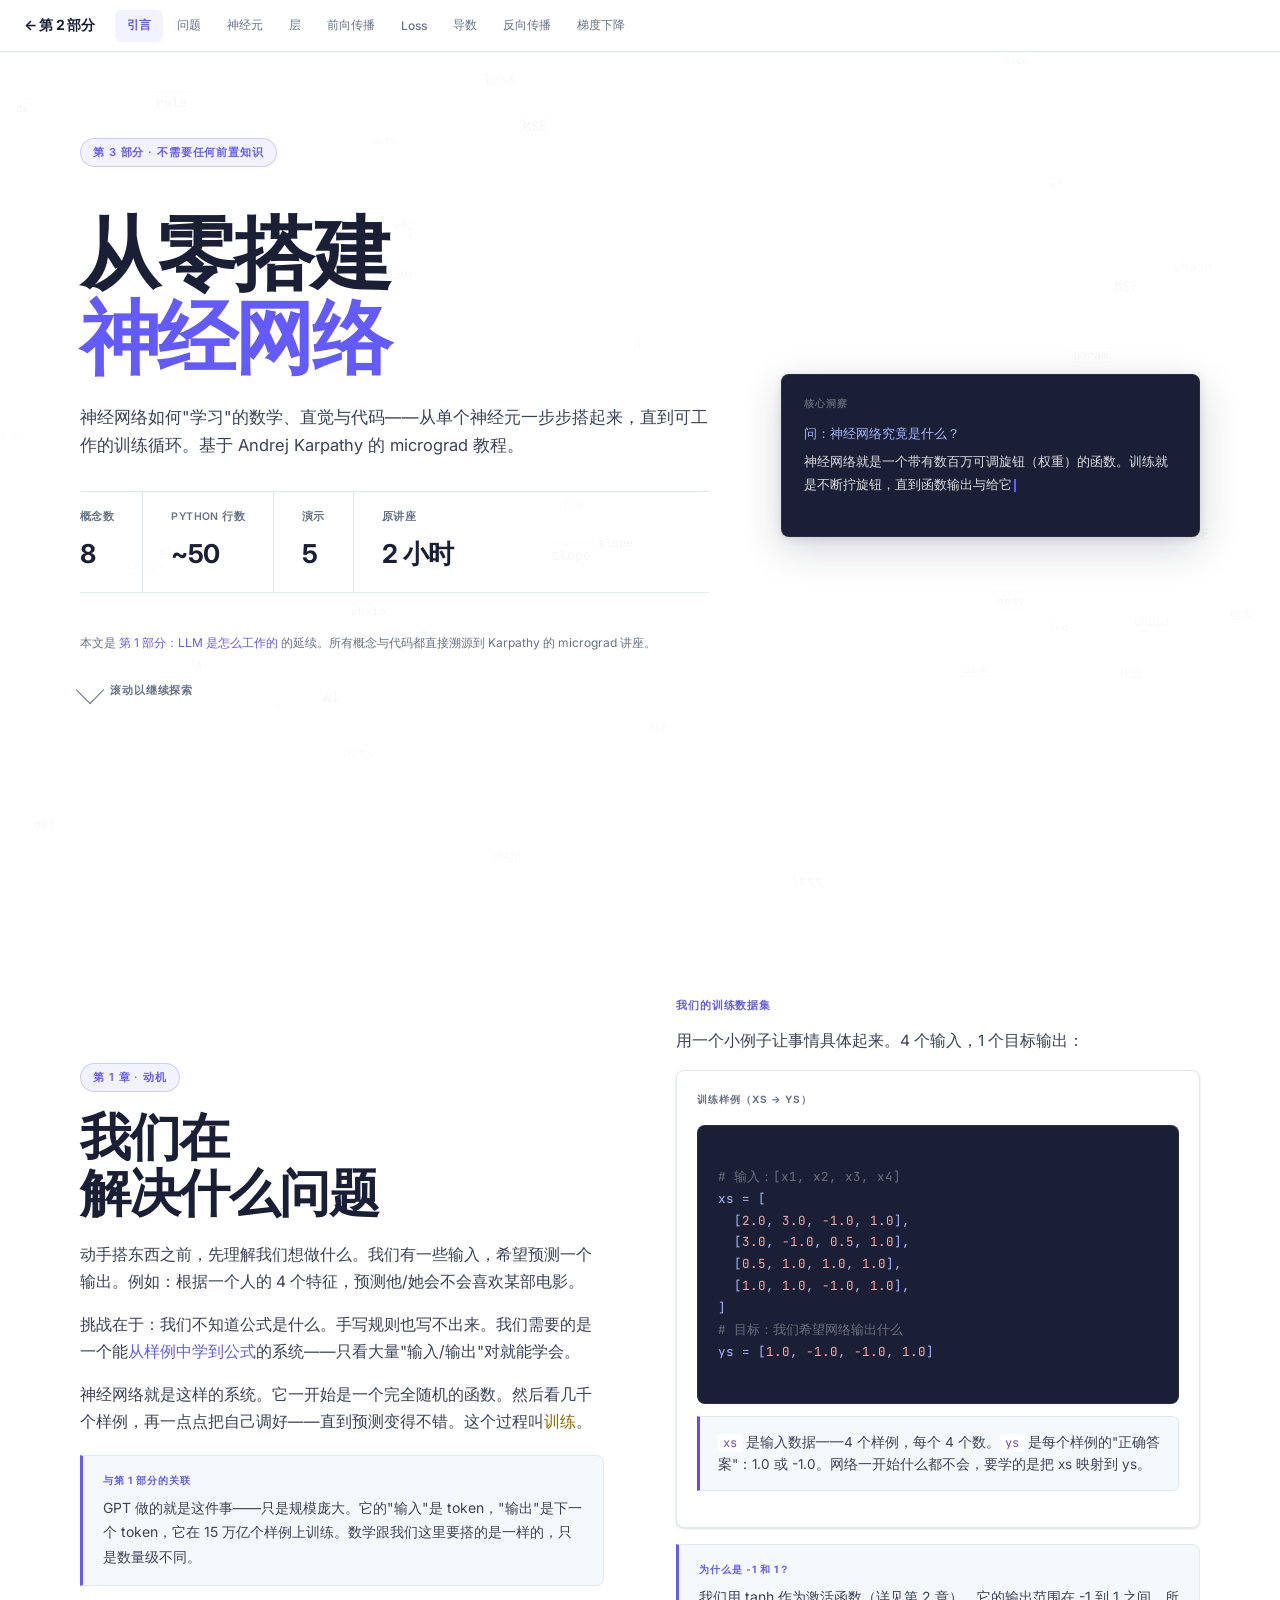
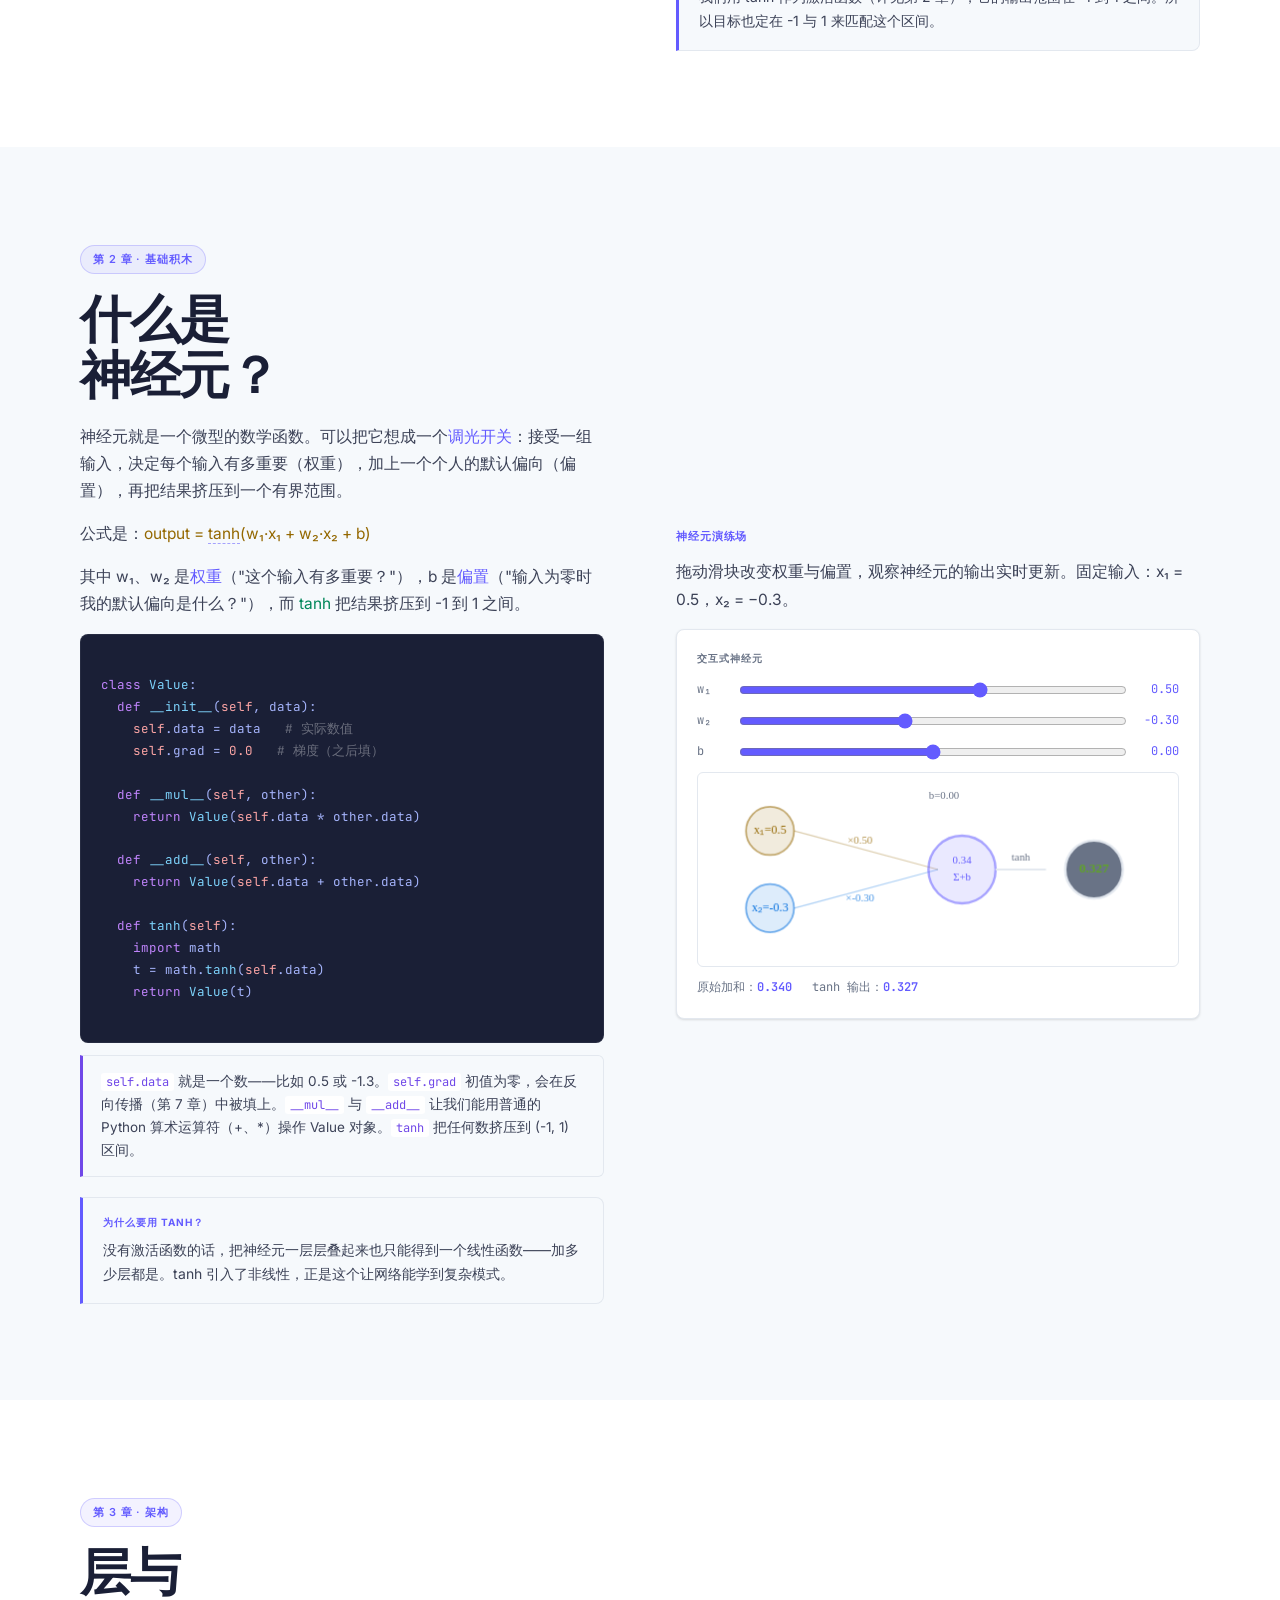
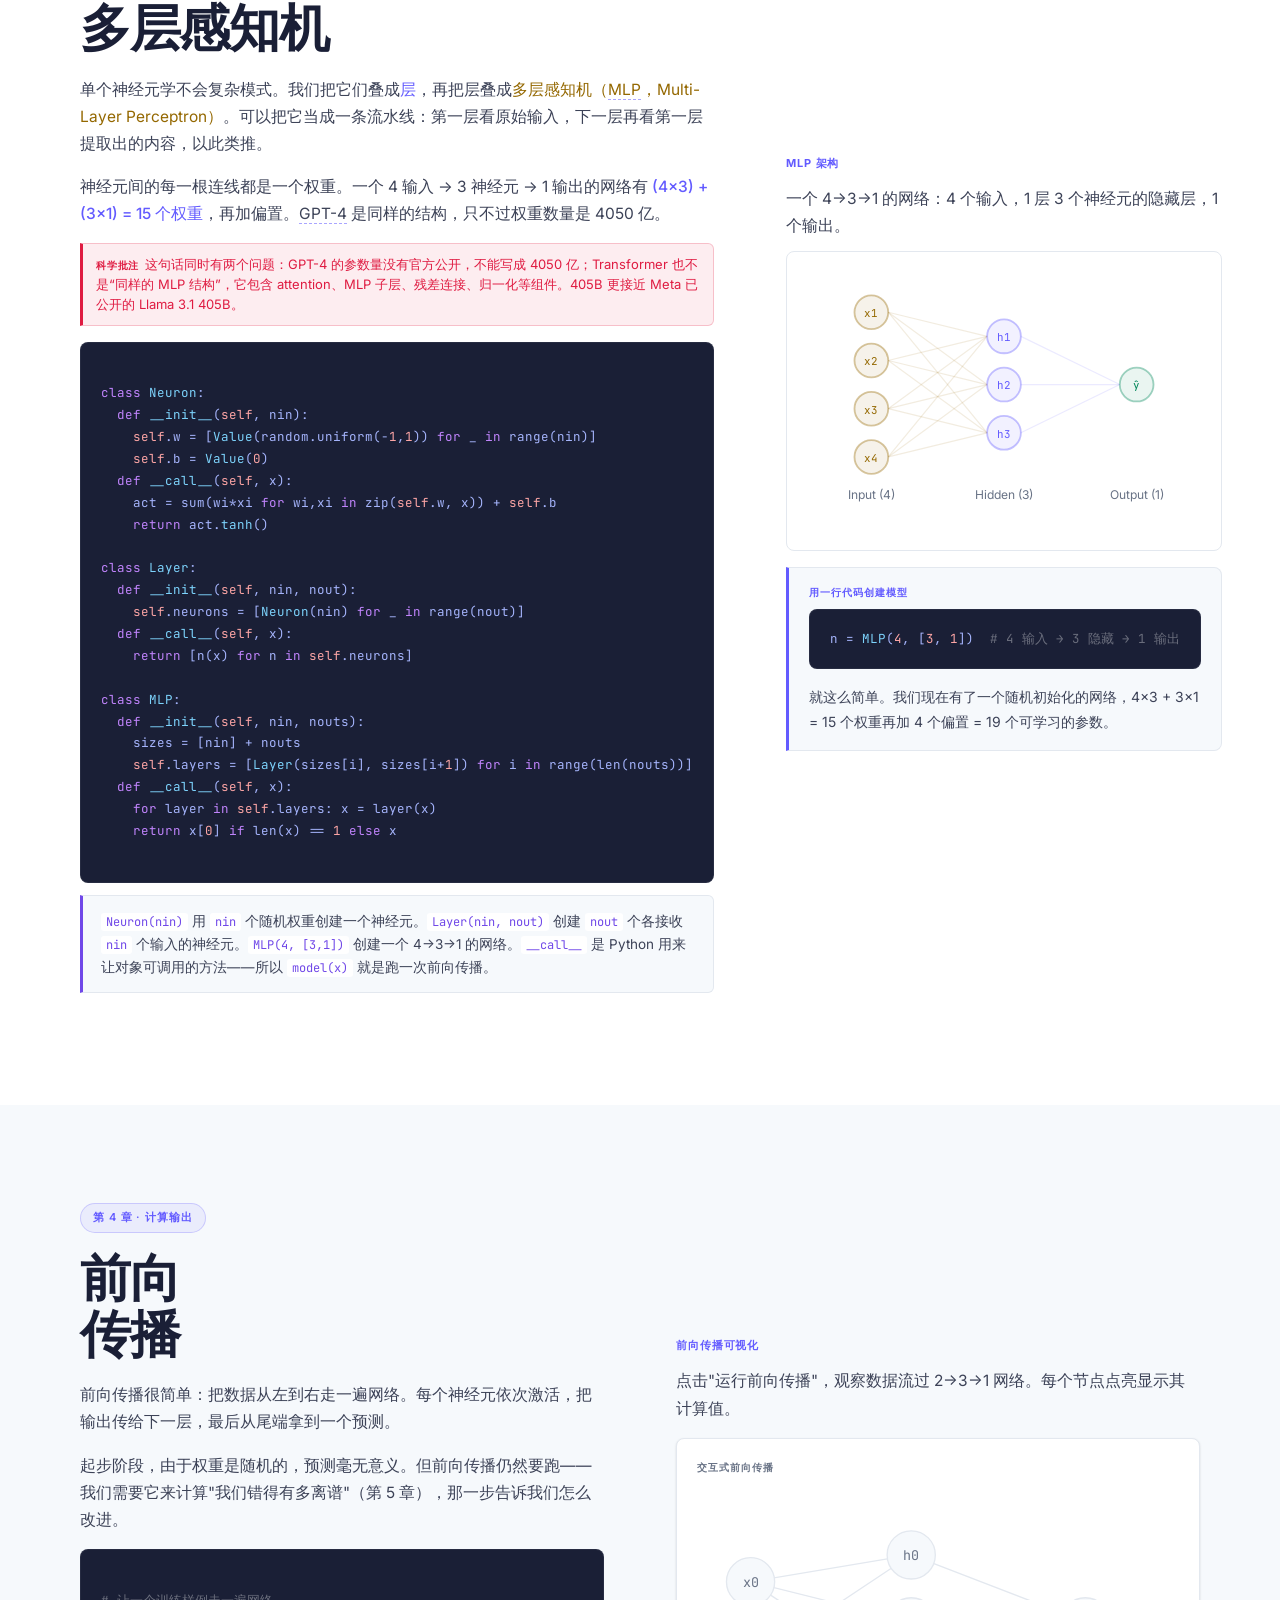
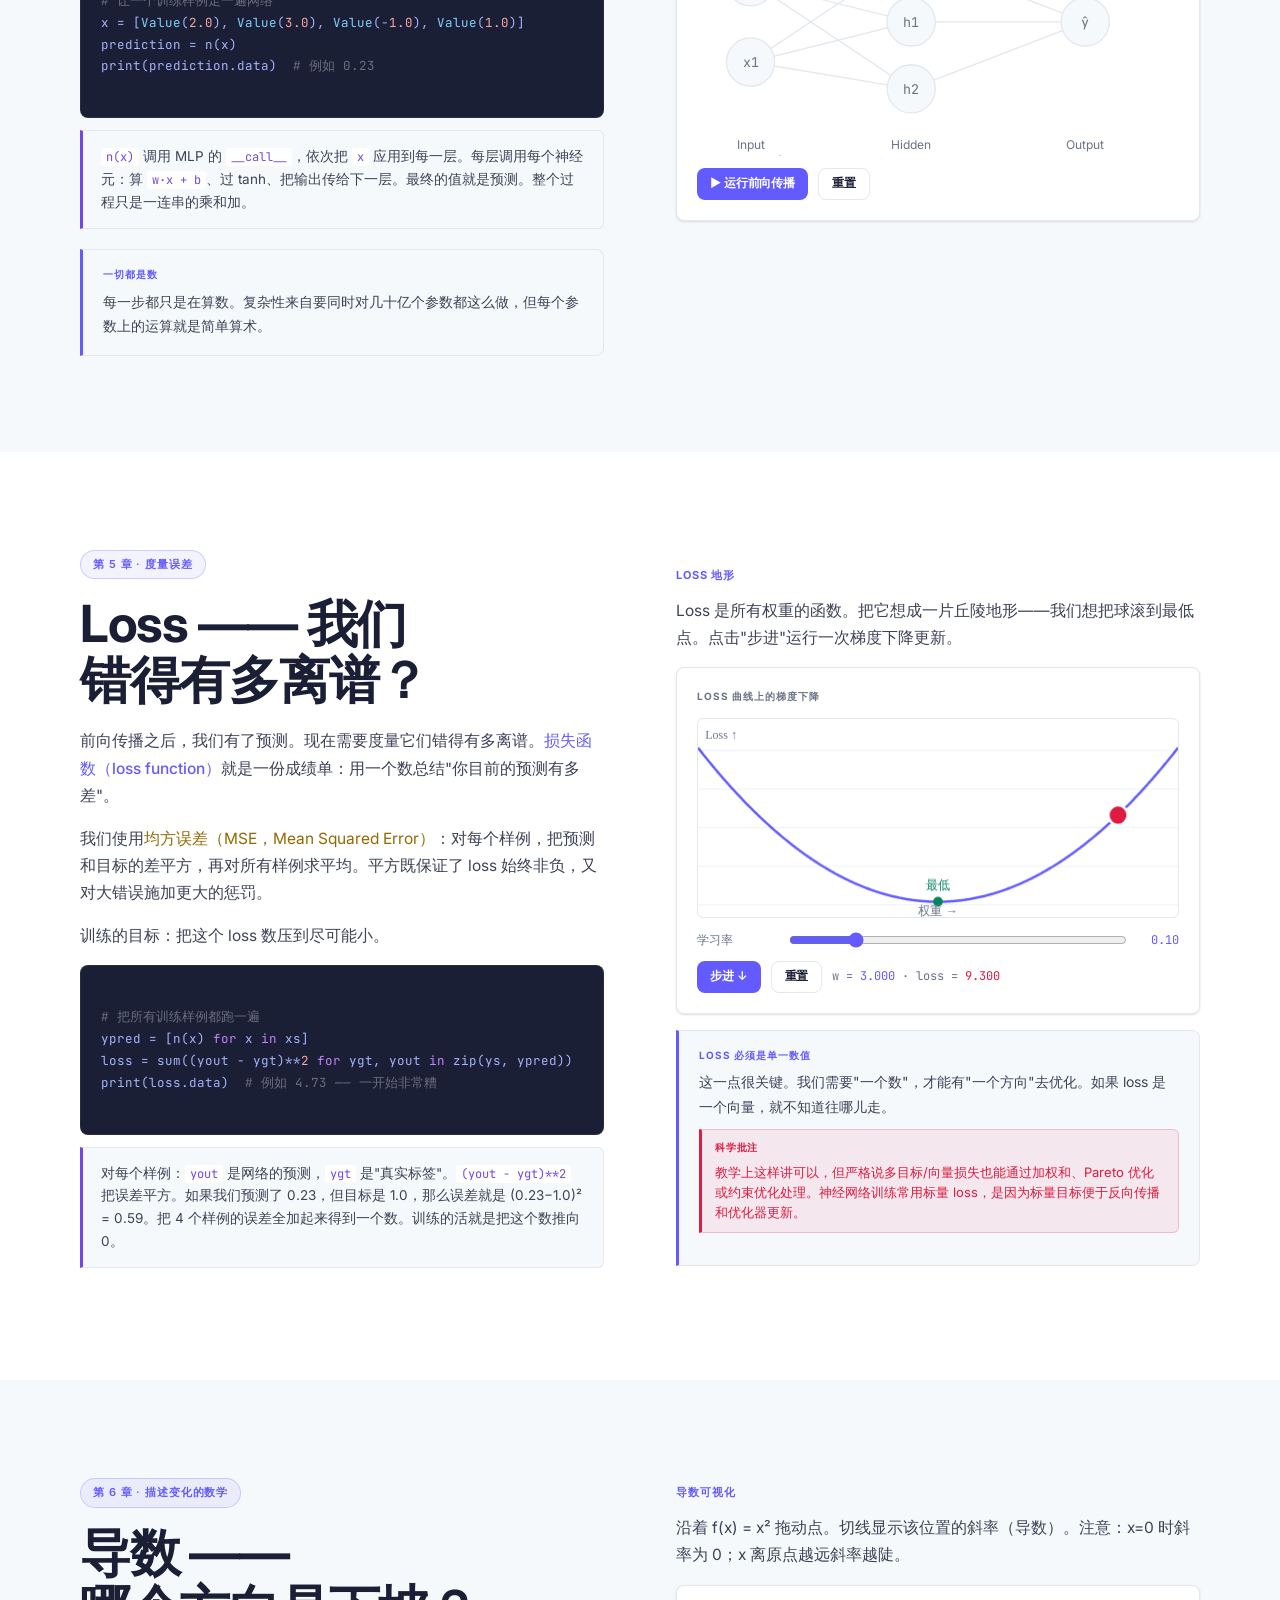
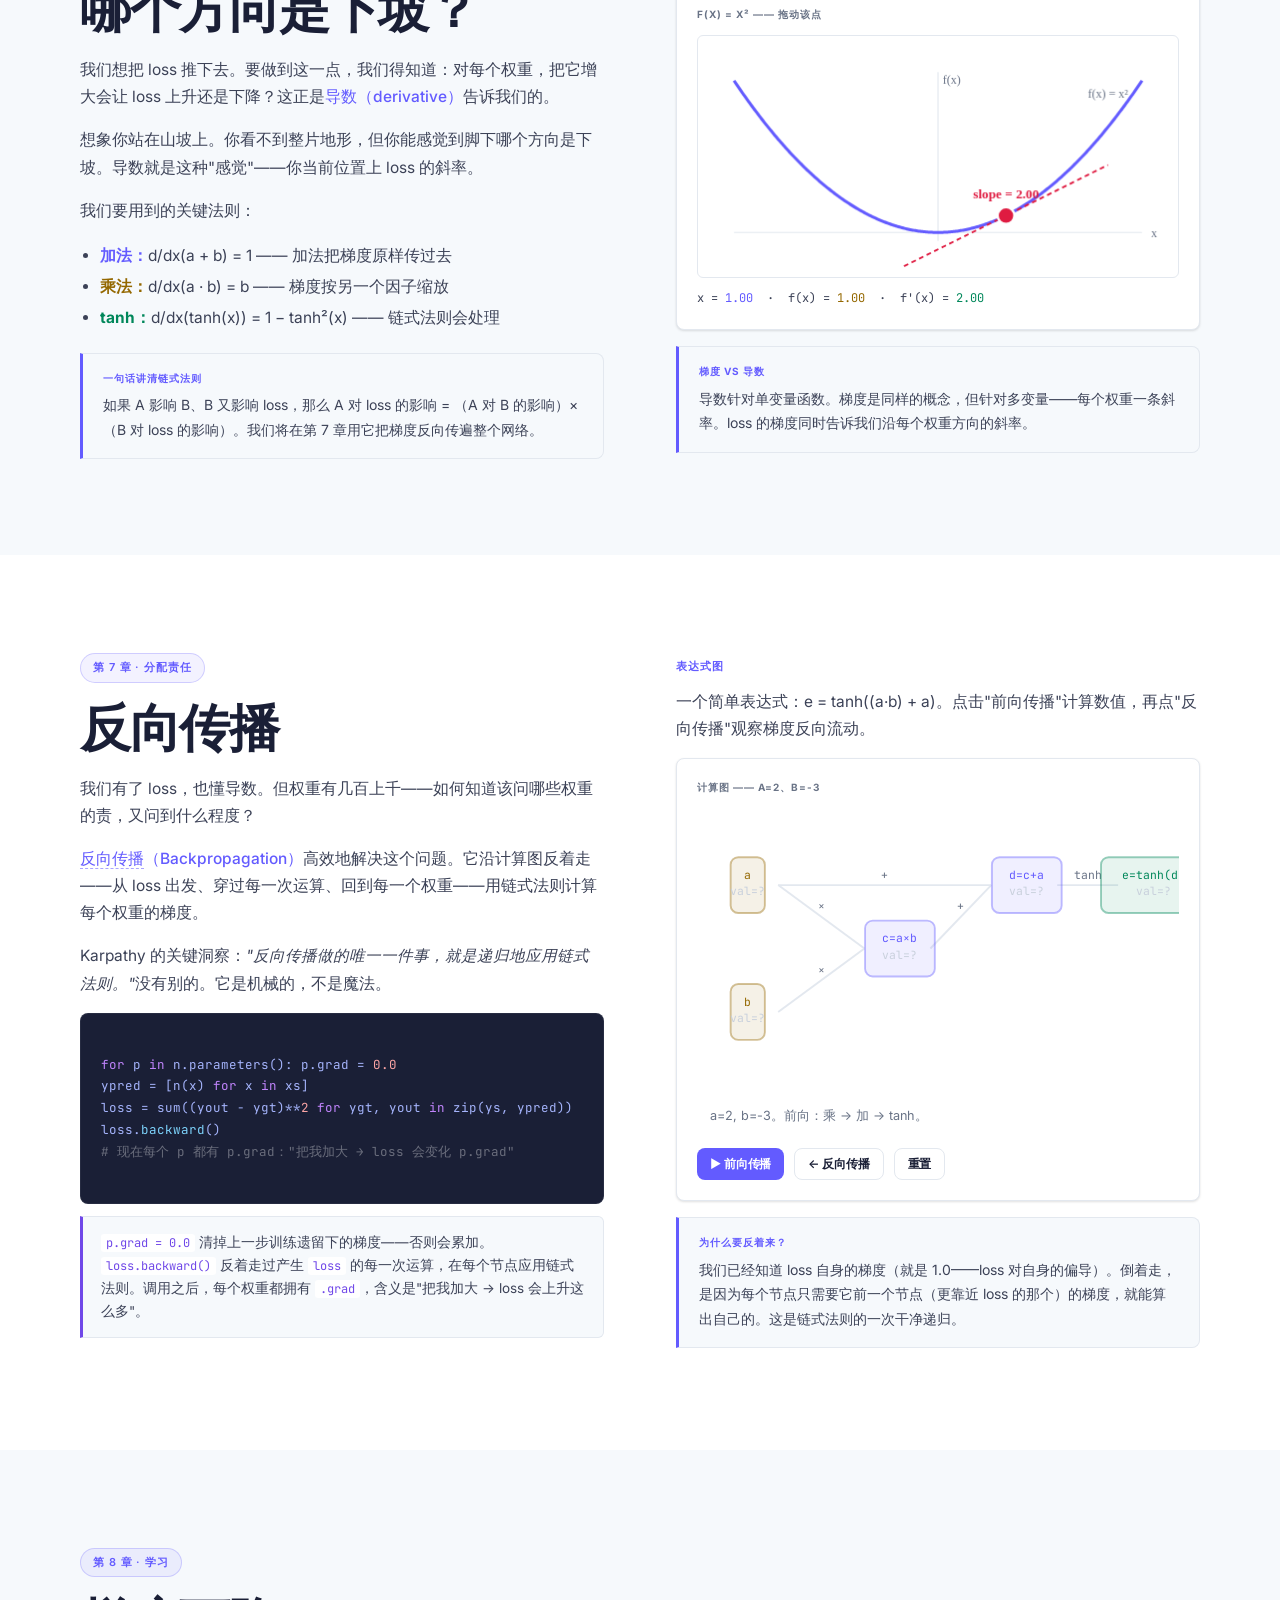
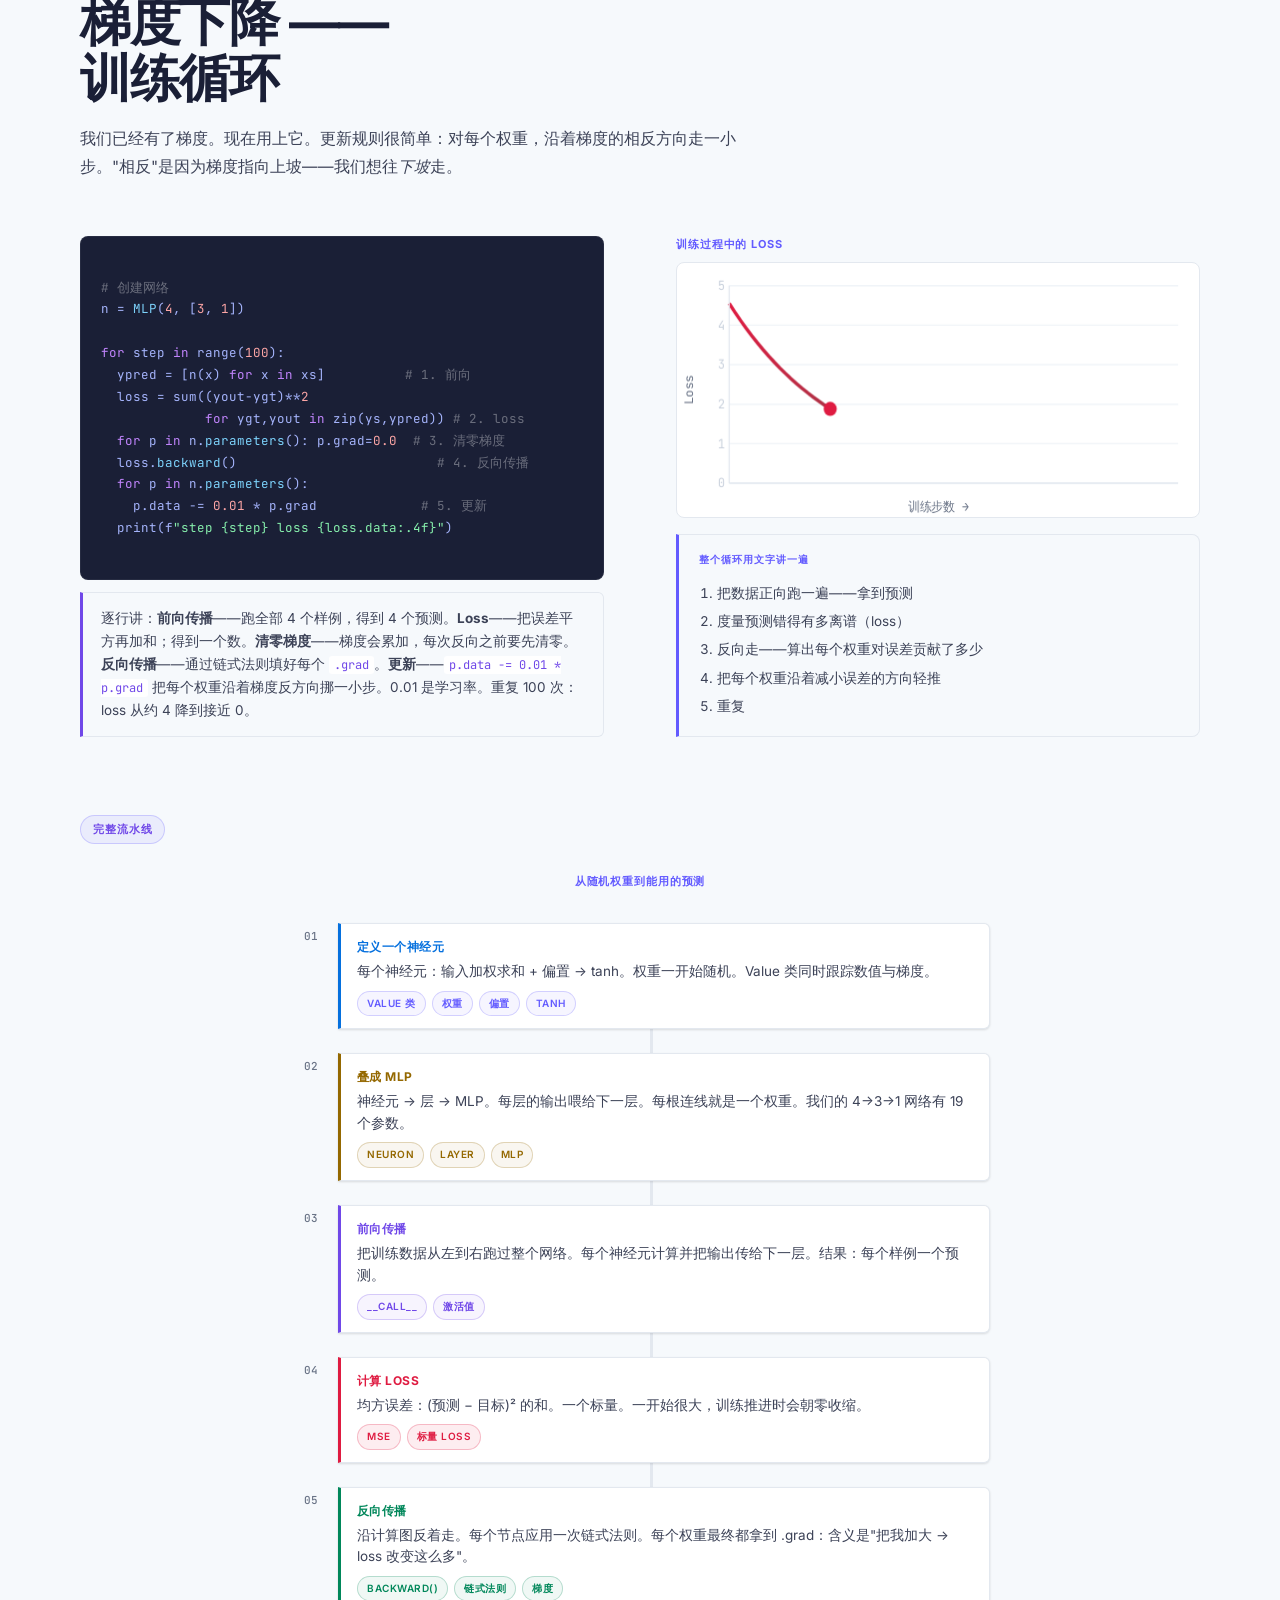
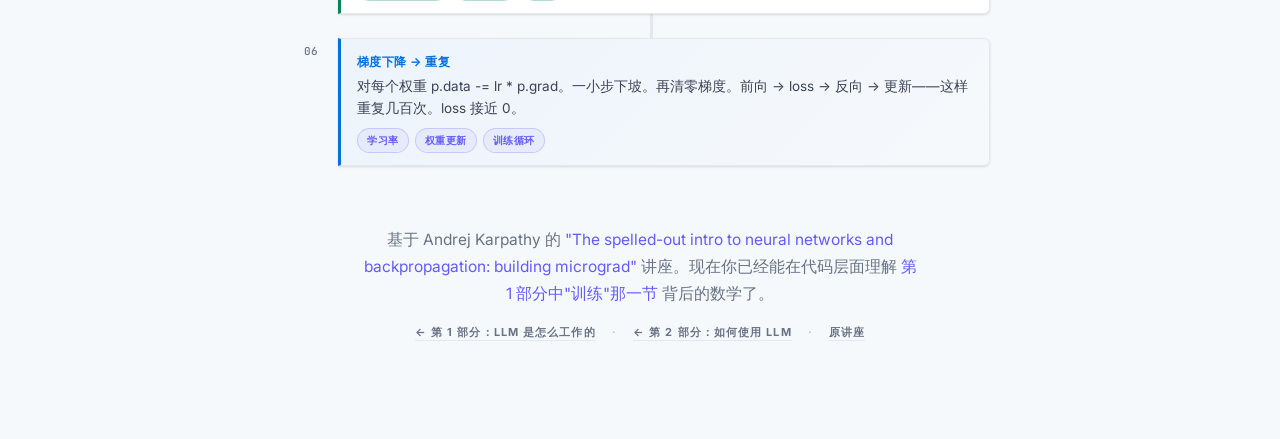
<file: neural-networks/index.html>
<!DOCTYPE html>
<html lang="zh-CN">
<head>
<meta charset="UTF-8">
<meta name="viewport" content="width=device-width, initial-scale=1.0">
<title>从零搭建神经网络 —— 可视化深度解析</title>
<link rel="preconnect" href="https://fonts.googleapis.com">
<link rel="preconnect" href="https://fonts.gstatic.com" crossorigin>
<link href="https://fonts.googleapis.com/css2?family=Inter:wght@400;500;600;700;800&family=JetBrains+Mono:ital,wght@0,400;0,500;1,400&display=swap" rel="stylesheet">
<link rel="stylesheet" href="style.css">
<link rel="stylesheet" href="../glossary.css">
<style>
.code-block{background:var(--ink);color:#A5B4FC;font-family:var(--dm);font-size:12.5px;line-height:1.75;padding:18px 20px;border-radius:var(--radius);margin:16px 0;overflow-x:auto;border:1px solid rgba(255,255,255,0.06);white-space:pre}
.code-block .co{color:rgba(255,255,255,0.35)}
.code-block .kw{color:#C084FC}
.code-block .st{color:#86EFAC}
.code-block .nm{color:#FCA5A5}
.code-block .fn{color:#7DD3FC}
.code-line-explain{background:var(--surface);border:1px solid var(--border);border-left:3px solid var(--purple);padding:14px 18px;margin-top:-4px;margin-bottom:16px;font-size:13.5px;color:var(--txt);font-family:var(--db);border-radius:0 var(--radius-sm) var(--radius-sm) 0;line-height:1.7}
.code-line-explain code{font-family:var(--dm);font-size:12px;background:var(--card);padding:1px 5px;border-radius:3px;color:var(--purple)}
.demo-box{background:var(--card);border:1px solid var(--border);border-radius:var(--radius);padding:20px;box-shadow:var(--shadow-sm);margin-top:16px}
.demo-label{font-family:var(--ds);font-size:10px;font-weight:700;letter-spacing:.1em;text-transform:uppercase;color:var(--txt2);margin-bottom:12px}
.slider-row{display:flex;align-items:center;gap:12px;margin-bottom:10px}
.slider-row label{font-family:var(--dm);font-size:12px;color:var(--txt2);width:30px;flex-shrink:0}
.slider-row input[type=range]{flex:1;accent-color:var(--accent)}
.slider-val{font-family:var(--dm);font-size:12px;color:var(--accent);width:40px;text-align:right;flex-shrink:0}
.neuron-output{display:flex;gap:20px;margin-top:12px;font-family:var(--dm);font-size:12px}
.neuron-output .n-label{color:var(--txt2)}
.neuron-output .n-val{color:var(--accent);font-weight:600}
.nn-svg-wrap{background:var(--card);border:1px solid var(--border);border-radius:var(--radius);padding:12px;margin-top:12px}
.pipeline-full{display:flex;flex-direction:column;gap:0;margin-top:32px}
.pipeline-stage{display:flex;gap:20px;opacity:0;transform:translateY(12px);transition:opacity .5s,transform .5s}
.pipeline-stage.visible{opacity:1;transform:translateY(0)}
.pipeline-connector{width:3px;background:var(--border);height:24px;margin-left:23px}
.ps-num{font-family:var(--dm);font-size:11px;color:var(--txt2);padding-top:4px;flex-shrink:0;width:28px}
.ps-content{flex:1;border-left:3px solid var(--border);padding:12px 16px;background:var(--card);border-radius:0 var(--radius-sm) var(--radius-sm) 0;border:1px solid var(--border)}
.ps-title{font-family:var(--ds);font-size:12px;font-weight:700;letter-spacing:.04em;margin-bottom:4px}
.ps-desc{font-size:13.5px;color:var(--txt);line-height:1.6}
.ps-tags{display:flex;flex-wrap:wrap;gap:6px;margin-top:8px}
</style>
</head>
<body>
<a href="#main-content" class="skip-link">跳转到主要内容</a>
<div class="progress-bar" id="progress-bar" role="progressbar" aria-label="阅读进度" aria-valuenow="0" aria-valuemin="0" aria-valuemax="100"></div>

<nav class="top-nav" id="top-nav" aria-label="章节导航">
  <div class="top-nav-inner">
    <a href="../how-to-use-llms/index.html" class="top-nav-brand">← 第 2 部分</a>
    <div class="top-nav-links" id="top-nav-links">
      <button class="tnav-btn active" data-section="s-intro" aria-current="true">引言</button>
      <button class="tnav-btn" data-section="s-problem">问题</button>
      <button class="tnav-btn" data-section="s-neuron">神经元</button>
      <button class="tnav-btn" data-section="s-layers">层</button>
      <button class="tnav-btn" data-section="s-forward">前向传播</button>
      <button class="tnav-btn" data-section="s-loss">Loss</button>
      <button class="tnav-btn" data-section="s-derivatives">导数</button>
      <button class="tnav-btn" data-section="s-backprop">反向传播</button>
      <button class="tnav-btn" data-section="s-gd">梯度下降</button>
    </div>
  </div>
</nav>

<!-- HERO -->
<section id="s-intro" class="section" aria-label="引言">
  <canvas id="hero-canvas" aria-hidden="true"></canvas>
  <div class="hero-content" id="main-content">
    <div class="chapter-badge" aria-hidden="true">第 3 部分 · 不需要任何前置知识</div>
    <div class="hero-grid">
      <div class="hero-left">
        <h1 class="hero-title">从零搭建<br><span>神经网络</span></h1>
        <p class="hero-sub">神经网络如何"学习"的数学、直觉与代码——从单个神经元一步步搭起来，直到可工作的训练循环。基于 Andrej Karpathy 的 micrograd 教程。</p>
        <dl class="hero-stats">
          <div class="stat-item"><dt class="stat-lbl">概念数</dt><dd class="stat-val">8</dd></div>
          <div class="stat-item"><dt class="stat-lbl">Python 行数</dt><dd class="stat-val">~50</dd></div>
          <div class="stat-item"><dt class="stat-lbl">演示</dt><dd class="stat-val">5</dd></div>
          <div class="stat-item"><dt class="stat-lbl">原讲座</dt><dd class="stat-val">2 小时</dd></div>
        </dl>
        <p class="stats-caveat">本文是 <a href="../index.html" style="color:var(--accent)">第 1 部分：LLM 是怎么工作的</a> 的延续。所有概念与代码都直接溯源到 Karpathy 的 micrograd 讲座。</p>
        <div class="scroll-hint" aria-hidden="true"><div class="scroll-arrow"></div>滚动以继续探索</div>
      </div>
      <div class="hero-right">
        <div class="typewriter-wrap" aria-label="神经网络洞察">
          <div class="tw-label" aria-hidden="true">核心洞察</div>
          <div class="tw-prompt">问：神经网络究竟是什么？</div>
          <div class="tw-response" id="tw-response" aria-live="polite" aria-atomic="true"><span class="tw-cursor" aria-hidden="true"></span></div>
        </div>
      </div>
    </div>
  </div>
</section>

<!-- §1: THE PROBLEM -->
<section id="s-problem" class="section" aria-label="我们在解决的问题">
  <div class="section-inner two-col">
    <div class="fade-up">
      <div class="chapter-badge">第 1 章 · 动机</div>
      <h2 class="section-title">我们在<br>解决什么问题</h2>
      <p class="body-text">动手搭东西之前，先理解我们想做什么。我们有一些输入，希望预测一个输出。例如：根据一个人的 4 个特征，预测他/她会不会喜欢某部电影。</p>
      <p class="body-text">挑战在于：我们不知道公式是什么。手写规则也写不出来。我们需要的是一个能<span class="highlight">从样例中学到公式</span>的系统——只看大量"输入/输出"对就能学会。</p>
      <p class="body-text">神经网络就是这样的系统。它一开始是一个完全随机的函数。然后看几千个样例，再一点点把自己调好——直到预测变得不错。这个过程叫<span class="highlight-a">训练</span>。</p>
      <div class="insight-box">
        <strong>与第 1 部分的关联</strong>
        GPT 做的就是这件事——只是规模庞大。它的"输入"是 token，"输出"是下一个 token，它在 15 万亿个样例上训练。数学跟我们这里要搭的是一样的，只是数量级不同。
      </div>
    </div>
    <div class="fade-up" style="animation-delay:.15s">
      <h3 class="sub-title">我们的训练数据集</h3>
      <p class="body-text" style="margin-bottom:12px">用一个小例子让事情具体起来。4 个输入，1 个目标输出：</p>
      <div class="demo-box">
        <div class="demo-label">训练样例（xs → ys）</div>
        <div class="code-block">
<span class="co"># 输入：[x1, x2, x3, x4]</span>
xs = [
  [<span class="nm">2.0</span>, <span class="nm">3.0</span>, <span class="nm">-1.0</span>, <span class="nm">1.0</span>],
  [<span class="nm">3.0</span>, <span class="nm">-1.0</span>, <span class="nm">0.5</span>, <span class="nm">1.0</span>],
  [<span class="nm">0.5</span>, <span class="nm">1.0</span>, <span class="nm">1.0</span>, <span class="nm">1.0</span>],
  [<span class="nm">1.0</span>, <span class="nm">1.0</span>, <span class="nm">-1.0</span>, <span class="nm">1.0</span>],
]
<span class="co"># 目标：我们希望网络输出什么</span>
ys = [<span class="nm">1.0</span>, <span class="nm">-1.0</span>, <span class="nm">-1.0</span>, <span class="nm">1.0</span>]
        </div>
        <div class="code-line-explain">
          <code>xs</code> 是输入数据——4 个样例，每个 4 个数。<code>ys</code> 是每个样例的"正确答案"：1.0 或 -1.0。网络一开始什么都不会，要学的是把 xs 映射到 ys。
        </div>
      </div>
      <div class="insight-box" style="margin-top:16px">
        <strong>为什么是 -1 和 1？</strong>
        我们用 tanh 作为激活函数（详见第 2 章），它的输出范围在 -1 到 1 之间。所以目标也定在 -1 与 1 来匹配这个区间。
      </div>
    </div>
  </div>
</section>

<!-- §2: NEURON -->
<section id="s-neuron" class="section" aria-label="什么是神经元">
  <div class="section-inner two-col">
    <div class="fade-up">
      <div class="chapter-badge">第 2 章 · 基础积木</div>
      <h2 class="section-title">什么是<br>神经元？</h2>
      <p class="body-text">神经元就是一个微型的数学函数。可以把它想成一个<span class="highlight">调光开关</span>：接受一组输入，决定每个输入有多重要（权重），加上一个个人的默认偏向（偏置），再把结果挤压到一个有界范围。</p>
      <p class="body-text">公式是：<span class="highlight-a">output = tanh(w₁·x₁ + w₂·x₂ + b)</span></p>
      <p class="body-text">其中 w₁、w₂ 是<span class="highlight">权重</span>（"这个输入有多重要？"），b 是<span class="highlight">偏置</span>（"输入为零时我的默认偏向是什么？"），而 <span class="highlight-g">tanh</span> 把结果挤压到 -1 到 1 之间。</p>
      <div class="code-block">
<span class="kw">class</span> <span class="fn">Value</span>:
  <span class="kw">def</span> <span class="fn">__init__</span>(<span class="nm">self</span>, data):
    <span class="nm">self</span>.data = data   <span class="co"># 实际数值</span>
    <span class="nm">self</span>.grad = <span class="nm">0.0</span>   <span class="co"># 梯度（之后填）</span>

  <span class="kw">def</span> <span class="fn">__mul__</span>(<span class="nm">self</span>, other):
    <span class="kw">return</span> <span class="fn">Value</span>(<span class="nm">self</span>.data * other.data)

  <span class="kw">def</span> <span class="fn">__add__</span>(<span class="nm">self</span>, other):
    <span class="kw">return</span> <span class="fn">Value</span>(<span class="nm">self</span>.data + other.data)

  <span class="kw">def</span> <span class="fn">tanh</span>(<span class="nm">self</span>):
    <span class="kw">import</span> math
    t = math.<span class="fn">tanh</span>(<span class="nm">self</span>.data)
    <span class="kw">return</span> <span class="fn">Value</span>(t)
      </div>
      <div class="code-line-explain">
        <code>self.data</code> 就是一个数——比如 0.5 或 -1.3。<code>self.grad</code> 初值为零，会在反向传播（第 7 章）中被填上。<code>__mul__</code> 与 <code>__add__</code> 让我们能用普通的 Python 算术运算符（+、*）操作 Value 对象。<code>tanh</code> 把任何数挤压到 (-1, 1) 区间。
      </div>
      <div class="insight-box">
        <strong>为什么要用 tanh？</strong>
        没有激活函数的话，把神经元一层层叠起来也只能得到一个线性函数——加多少层都是。tanh 引入了非线性，正是这个让网络能学到复杂模式。
      </div>
    </div>
    <div class="fade-up" style="animation-delay:.15s">
      <h3 class="sub-title">神经元演练场</h3>
      <p class="body-text" style="margin-bottom:8px">拖动滑块改变权重与偏置，观察神经元的输出实时更新。固定输入：x₁ = 0.5，x₂ = −0.3。</p>
      <div class="demo-box" id="neuron-playground">
        <div class="demo-label">交互式神经元</div>
        <div class="slider-row">
          <label>w₁</label>
          <input type="range" id="np-w1" min="-2" max="2" step="0.05" value="0.5" aria-label="权重 1">
          <span class="slider-val" id="np-w1-val">0.50</span>
        </div>
        <div class="slider-row">
          <label>w₂</label>
          <input type="range" id="np-w2" min="-2" max="2" step="0.05" value="-0.3" aria-label="权重 2">
          <span class="slider-val" id="np-w2-val">-0.30</span>
        </div>
        <div class="slider-row">
          <label>b</label>
          <input type="range" id="np-b" min="-2" max="2" step="0.05" value="0.0" aria-label="偏置">
          <span class="slider-val" id="np-b-val">0.00</span>
        </div>
        <canvas id="neuron-canvas" width="400" height="160" style="width:100%;display:block;margin-top:8px;border-radius:var(--radius-sm);border:1px solid var(--border)"></canvas>
        <div class="neuron-output" style="margin-top:10px">
          <span><span class="n-label">原始加和：</span><span class="n-val" id="np-raw">0.00</span></span>
          <span><span class="n-label">tanh 输出：</span><span class="n-val" id="np-out">0.00</span></span>
        </div>
      </div>
    </div>
  </div>
</section>

<!-- §3: LAYERS -->
<section id="s-layers" class="section" aria-label="层与架构">
  <div class="section-inner two-col">
    <div class="fade-up">
      <div class="chapter-badge">第 3 章 · 架构</div>
      <h2 class="section-title">层与<br>多层感知机</h2>
      <p class="body-text">单个神经元学不会复杂模式。我们把它们叠成<span class="highlight">层</span>，再把层叠成<span class="highlight-a">多层感知机（MLP，Multi-Layer Perceptron）</span>。可以把它当成一条流水线：第一层看原始输入，下一层再看第一层提取出的内容，以此类推。</p>
      <p class="body-text">神经元间的每一根连线都是一个权重。一个 4 输入 → 3 神经元 → 1 输出的网络有 <span class="highlight">(4×3) + (3×1) = 15 个权重</span>，再加偏置。GPT-4 是同样的结构，只不过权重数量是 4050 亿。</p>
      <span class="fact-note" role="note"><strong>科学批注</strong>这句话同时有两个问题：GPT-4 的参数量没有官方公开，不能写成 4050 亿；Transformer 也不是“同样的 MLP 结构”，它包含 attention、MLP 子层、残差连接、归一化等组件。405B 更接近 Meta 已公开的 Llama 3.1 405B。</span>
      <div class="code-block">
<span class="kw">class</span> <span class="fn">Neuron</span>:
  <span class="kw">def</span> <span class="fn">__init__</span>(<span class="nm">self</span>, nin):
    <span class="nm">self</span>.w = [<span class="fn">Value</span>(random.uniform(-<span class="nm">1</span>,<span class="nm">1</span>)) <span class="kw">for</span> _ <span class="kw">in</span> range(nin)]
    <span class="nm">self</span>.b = <span class="fn">Value</span>(<span class="nm">0</span>)
  <span class="kw">def</span> <span class="fn">__call__</span>(<span class="nm">self</span>, x):
    act = sum(wi*xi <span class="kw">for</span> wi,xi <span class="kw">in</span> zip(<span class="nm">self</span>.w, x)) + <span class="nm">self</span>.b
    <span class="kw">return</span> act.<span class="fn">tanh</span>()

<span class="kw">class</span> <span class="fn">Layer</span>:
  <span class="kw">def</span> <span class="fn">__init__</span>(<span class="nm">self</span>, nin, nout):
    <span class="nm">self</span>.neurons = [<span class="fn">Neuron</span>(nin) <span class="kw">for</span> _ <span class="kw">in</span> range(nout)]
  <span class="kw">def</span> <span class="fn">__call__</span>(<span class="nm">self</span>, x):
    <span class="kw">return</span> [n(x) <span class="kw">for</span> n <span class="kw">in</span> <span class="nm">self</span>.neurons]

<span class="kw">class</span> <span class="fn">MLP</span>:
  <span class="kw">def</span> <span class="fn">__init__</span>(<span class="nm">self</span>, nin, nouts):
    sizes = [nin] + nouts
    <span class="nm">self</span>.layers = [<span class="fn">Layer</span>(sizes[i], sizes[i+<span class="nm">1</span>]) <span class="kw">for</span> i <span class="kw">in</span> range(len(nouts))]
  <span class="kw">def</span> <span class="fn">__call__</span>(<span class="nm">self</span>, x):
    <span class="kw">for</span> layer <span class="kw">in</span> <span class="nm">self</span>.layers: x = layer(x)
    <span class="kw">return</span> x[<span class="nm">0</span>] <span class="kw">if</span> len(x) == <span class="nm">1</span> <span class="kw">else</span> x
      </div>
      <div class="code-line-explain">
        <code>Neuron(nin)</code> 用 <code>nin</code> 个随机权重创建一个神经元。<code>Layer(nin, nout)</code> 创建 <code>nout</code> 个各接收 <code>nin</code> 个输入的神经元。<code>MLP(4, [3,1])</code> 创建一个 4→3→1 的网络。<code>__call__</code> 是 Python 用来让对象可调用的方法——所以 <code>model(x)</code> 就是跑一次前向传播。
      </div>
    </div>
    <div class="fade-up" style="animation-delay:.15s">
      <h3 class="sub-title">MLP 架构</h3>
      <p class="body-text" style="margin-bottom:12px">一个 4→3→1 的网络：4 个输入，1 层 3 个神经元的隐藏层，1 个输出。</p>
      <div class="nn-svg-wrap">
        <svg id="mlp-svg" viewBox="0 0 340 220" width="100%" role="img" aria-label="MLP 架构示意图"></svg>
      </div>
      <div class="insight-box" style="margin-top:16px">
        <strong>用一行代码创建模型</strong>
        <div class="code-block" style="margin-top:8px">n = <span class="fn">MLP</span>(<span class="nm">4</span>, [<span class="nm">3</span>, <span class="nm">1</span>])  <span class="co"># 4 输入 → 3 隐藏 → 1 输出</span></div>
        就这么简单。我们现在有了一个随机初始化的网络，4×3 + 3×1 = 15 个权重再加 4 个偏置 = 19 个可学习的参数。
      </div>
    </div>
  </div>
</section>

<!-- §4: FORWARD PASS -->
<section id="s-forward" class="section" aria-label="前向传播">
  <div class="section-inner two-col">
    <div class="fade-up">
      <div class="chapter-badge">第 4 章 · 计算输出</div>
      <h2 class="section-title">前向<br>传播</h2>
      <p class="body-text">前向传播很简单：把数据从左到右走一遍网络。每个神经元依次激活，把输出传给下一层，最后从尾端拿到一个预测。</p>
      <p class="body-text">起步阶段，由于权重是随机的，预测毫无意义。但前向传播仍然要跑——我们需要它来计算"我们错得有多离谱"（第 5 章），那一步告诉我们怎么改进。</p>
      <div class="code-block">
<span class="co"># 让一个训练样例走一遍网络</span>
x = [<span class="fn">Value</span>(<span class="nm">2.0</span>), <span class="fn">Value</span>(<span class="nm">3.0</span>), <span class="fn">Value</span>(-<span class="nm">1.0</span>), <span class="fn">Value</span>(<span class="nm">1.0</span>)]
prediction = n(x)
print(prediction.data)  <span class="co"># 例如 0.23</span>
      </div>
      <div class="code-line-explain">
        <code>n(x)</code> 调用 MLP 的 <code>__call__</code>，依次把 <code>x</code> 应用到每一层。每层调用每个神经元：算 <code>w·x + b</code>、过 tanh、把输出传给下一层。最终的值就是预测。整个过程只是一连串的乘和加。
      </div>
      <div class="insight-box">
        <strong>一切都是数</strong>
        每一步都只是在算数。复杂性来自要同时对几十亿个参数都这么做，但每个参数上的运算就是简单算术。
      </div>
    </div>
    <div class="fade-up" style="animation-delay:.15s">
      <h3 class="sub-title">前向传播可视化</h3>
      <p class="body-text" style="margin-bottom:8px">点击"运行前向传播"，观察数据流过 2→3→1 网络。每个节点点亮显示其计算值。</p>
      <div class="demo-box">
        <div class="demo-label">交互式前向传播</div>
        <svg id="fp-svg" viewBox="0 0 360 200" width="100%" style="display:block" role="img" aria-label="前向传播动画"></svg>
        <div style="margin-top:12px;display:flex;gap:10px">
          <button class="btn btn-primary btn-sm" id="fp-run-btn">▶ 运行前向传播</button>
          <button class="btn btn-ghost btn-sm" id="fp-reset-btn">重置</button>
        </div>
      </div>
    </div>
  </div>
</section>

<!-- §5: LOSS -->
<section id="s-loss" class="section" aria-label="损失函数">
  <div class="section-inner two-col">
    <div class="fade-up">
      <div class="chapter-badge">第 5 章 · 度量误差</div>
      <h2 class="section-title">Loss —— 我们<br>错得有多离谱？</h2>
      <p class="body-text">前向传播之后，我们有了预测。现在需要度量它们错得有多离谱。<span class="highlight">损失函数（loss function）</span>就是一份成绩单：用一个数总结"你目前的预测有多差"。</p>
      <p class="body-text">我们使用<span class="highlight-a">均方误差（MSE，Mean Squared Error）</span>：对每个样例，把预测和目标的差平方，再对所有样例求平均。平方既保证了 loss 始终非负，又对大错误施加更大的惩罚。</p>
      <p class="body-text">训练的目标：把这个 loss 数压到尽可能小。</p>
      <div class="code-block">
<span class="co"># 把所有训练样例都跑一遍</span>
ypred = [n(x) <span class="kw">for</span> x <span class="kw">in</span> xs]
loss = sum((yout - ygt)**<span class="nm">2</span> <span class="kw">for</span> ygt, yout <span class="kw">in</span> zip(ys, ypred))
print(loss.data)  <span class="co"># 例如 4.73 —— 一开始非常糟</span>
      </div>
      <div class="code-line-explain">
        对每个样例：<code>yout</code> 是网络的预测，<code>ygt</code> 是"真实标签"。<code>(yout - ygt)**2</code> 把误差平方。如果我们预测了 0.23，但目标是 1.0，那么误差就是 (0.23−1.0)² = 0.59。把 4 个样例的误差全加起来得到一个数。训练的活就是把这个数推向 0。
      </div>
    </div>
    <div class="fade-up" style="animation-delay:.15s">
      <h3 class="sub-title">Loss 地形</h3>
      <p class="body-text" style="margin-bottom:8px">Loss 是所有权重的函数。把它想成一片丘陵地形——我们想把球滚到最低点。点击"步进"运行一次梯度下降更新。</p>
      <div class="demo-box">
        <div class="demo-label">Loss 曲线上的梯度下降</div>
        <canvas id="loss-canvas" width="400" height="160" style="width:100%;display:block;border-radius:var(--radius-sm);border:1px solid var(--border)"></canvas>
        <div class="slider-row" style="margin-top:12px">
          <label style="width:80px;color:var(--txt2);font-family:var(--dm);font-size:12px">学习率</label>
          <input type="range" id="loss-lr" min="0.01" max="0.5" step="0.01" value="0.1" aria-label="学习率">
          <span class="slider-val" id="loss-lr-val">0.10</span>
        </div>
        <div style="margin-top:8px;display:flex;gap:10px;align-items:center">
          <button class="btn btn-primary btn-sm" id="loss-step-btn">步进 ↓</button>
          <button class="btn btn-ghost btn-sm" id="loss-reset-btn">重置</button>
          <span style="font-family:var(--dm);font-size:12px;color:var(--txt2)">w = <span id="loss-w-val" style="color:var(--accent)">3.00</span> · loss = <span id="loss-val-display" style="color:var(--red)">1.00</span></span>
        </div>
      </div>
      <div class="insight-box" style="margin-top:16px">
        <strong>Loss 必须是单一数值</strong>
        这一点很关键。我们需要"一个数"，才能有"一个方向"去优化。如果 loss 是一个向量，就不知道往哪儿走。
        <span class="fact-note" role="note"><strong>科学批注</strong>教学上这样讲可以，但严格说多目标/向量损失也能通过加权和、Pareto 优化或约束优化处理。神经网络训练常用标量 loss，是因为标量目标便于反向传播和优化器更新。</span>
      </div>
    </div>
  </div>
</section>

<!-- §6: DERIVATIVES -->
<section id="s-derivatives" class="section" aria-label="导数与梯度">
  <div class="section-inner two-col">
    <div class="fade-up">
      <div class="chapter-badge">第 6 章 · 描述变化的数学</div>
      <h2 class="section-title">导数 ——<br>哪个方向是下坡？</h2>
      <p class="body-text">我们想把 loss 推下去。要做到这一点，我们得知道：对每个权重，把它增大会让 loss 上升还是下降？这正是<span class="highlight">导数（derivative）</span>告诉我们的。</p>
      <p class="body-text">想象你站在山坡上。你看不到整片地形，但你能感觉到脚下哪个方向是下坡。导数就是这种"感觉"——你当前位置上 loss 的斜率。</p>
      <p class="body-text">我们要用到的关键法则：</p>
      <ul style="font-size:15.5px;line-height:2;padding-left:20px;color:var(--txt)">
        <li><strong style="color:var(--accent)">加法：</strong>d/dx(a + b) = 1 —— 加法把梯度原样传过去</li>
        <li><strong style="color:var(--amber)">乘法：</strong>d/dx(a · b) = b —— 梯度按另一个因子缩放</li>
        <li><strong style="color:var(--green)">tanh：</strong>d/dx(tanh(x)) = 1 − tanh²(x) —— 链式法则会处理</li>
      </ul>
      <div class="insight-box">
        <strong>一句话讲清链式法则</strong>
        如果 A 影响 B、B 又影响 loss，那么 A 对 loss 的影响 = （A 对 B 的影响）× （B 对 loss 的影响）。我们将在第 7 章用它把梯度反向传遍整个网络。
      </div>
    </div>
    <div class="fade-up" style="animation-delay:.15s">
      <h3 class="sub-title">导数可视化</h3>
      <p class="body-text" style="margin-bottom:8px">沿着 f(x) = x² 拖动点。切线显示该位置的斜率（导数）。注意：x=0 时斜率为 0；x 离原点越远斜率越陡。</p>
      <div class="demo-box">
        <div class="demo-label">f(x) = x² —— 拖动该点</div>
        <canvas id="deriv-canvas" width="400" height="200" style="width:100%;display:block;border-radius:var(--radius-sm);border:1px solid var(--border);cursor:ew-resize"></canvas>
        <div style="margin-top:10px;font-family:var(--dm);font-size:12px">
          x = <span id="deriv-x" style="color:var(--accent)">1.00</span> &nbsp;·&nbsp;
          f(x) = <span id="deriv-fx" style="color:var(--amber)">1.00</span> &nbsp;·&nbsp;
          f'(x) = <span id="deriv-dfx" style="color:var(--green)">2.00</span>
        </div>
      </div>
      <div class="insight-box" style="margin-top:16px">
        <strong>梯度 vs 导数</strong>
        导数针对单变量函数。梯度是同样的概念，但针对多变量——每个权重一条斜率。loss 的梯度同时告诉我们沿每个权重方向的斜率。
      </div>
    </div>
  </div>
</section>

<!-- §7: BACKPROPAGATION -->
<section id="s-backprop" class="section" aria-label="反向传播">
  <div class="section-inner two-col">
    <div class="fade-up">
      <div class="chapter-badge">第 7 章 · 分配责任</div>
      <h2 class="section-title">反向传播</h2>
      <p class="body-text">我们有了 loss，也懂导数。但权重有几百上千——如何知道该问哪些权重的责，又问到什么程度？</p>
      <p class="body-text"><span class="highlight">反向传播（Backpropagation）</span>高效地解决这个问题。它沿计算图反着走——从 loss 出发、穿过每一次运算、回到每一个权重——用链式法则计算每个权重的梯度。</p>
      <p class="body-text">Karpathy 的关键洞察：<em>"反向传播做的唯一一件事，就是递归地应用链式法则。"</em>没有别的。它是机械的，不是魔法。</p>
      <div class="code-block">
<span class="kw">for</span> p <span class="kw">in</span> n.parameters(): p.grad = <span class="nm">0.0</span>
ypred = [n(x) <span class="kw">for</span> x <span class="kw">in</span> xs]
loss = sum((yout - ygt)**<span class="nm">2</span> <span class="kw">for</span> ygt, yout <span class="kw">in</span> zip(ys, ypred))
loss.<span class="fn">backward</span>()
<span class="co"># 现在每个 p 都有 p.grad："把我加大 → loss 会变化 p.grad"</span>
      </div>
      <div class="code-line-explain">
        <code>p.grad = 0.0</code> 清掉上一步训练遗留下的梯度——否则会累加。<code>loss.backward()</code> 反着走过产生 <code>loss</code> 的每一次运算，在每个节点应用链式法则。调用之后，每个权重都拥有 <code>.grad</code>，含义是"把我加大 → loss 会上升这么多"。
      </div>
    </div>
    <div class="fade-up" style="animation-delay:.15s">
      <h3 class="sub-title">表达式图</h3>
      <p class="body-text" style="margin-bottom:8px">一个简单表达式：e = tanh((a·b) + a)。点击"前向传播"计算数值，再点"反向传播"观察梯度反向流动。</p>
      <div class="demo-box">
        <div class="demo-label">计算图 —— a=2、b=-3</div>
        <svg id="graph-svg" viewBox="0 0 380 260" width="100%" style="display:block" role="img" aria-label="带反向传播的表达式图"></svg>
        <div style="margin-top:10px;display:flex;gap:10px">
          <button class="btn btn-primary btn-sm" id="graph-forward-btn">▶ 前向传播</button>
          <button class="btn btn-ghost btn-sm" id="graph-back-btn" disabled>← 反向传播</button>
          <button class="btn btn-ghost btn-sm" id="graph-reset-btn">重置</button>
        </div>
      </div>
      <div class="insight-box" style="margin-top:16px">
        <strong>为什么要反着来？</strong>
        我们已经知道 loss 自身的梯度（就是 1.0——loss 对自身的偏导）。倒着走，是因为每个节点只需要它前一个节点（更靠近 loss 的那个）的梯度，就能算出自己的。这是链式法则的一次干净递归。
      </div>
    </div>
  </div>
</section>

<!-- §8: GRADIENT DESCENT -->
<section id="s-gd" class="section" aria-label="梯度下降与训练">
  <div class="section-inner">
    <div class="fade-up" style="margin-bottom:40px">
      <div class="chapter-badge">第 8 章 · 学习</div>
      <h2 class="section-title">梯度下降 ——<br>训练循环</h2>
      <p class="body-text" style="max-width:680px">我们已经有了梯度。现在用上它。更新规则很简单：对每个权重，沿着梯度的相反方向走一小步。"相反"是因为梯度指向上坡——我们想往<em>下坡</em>走。</p>
    </div>
    <div class="two-col">
      <div class="fade-up">
        <div class="code-block">
<span class="co"># 创建网络</span>
n = <span class="fn">MLP</span>(<span class="nm">4</span>, [<span class="nm">3</span>, <span class="nm">1</span>])

<span class="kw">for</span> step <span class="kw">in</span> range(<span class="nm">100</span>):
  ypred = [n(x) <span class="kw">for</span> x <span class="kw">in</span> xs]          <span class="co"># 1. 前向</span>
  loss = sum((yout-ygt)**<span class="nm">2</span>
             <span class="kw">for</span> ygt,yout <span class="kw">in</span> zip(ys,ypred)) <span class="co"># 2. loss</span>
  <span class="kw">for</span> p <span class="kw">in</span> n.<span class="fn">parameters</span>(): p.grad=<span class="nm">0.0</span>  <span class="co"># 3. 清零梯度</span>
  loss.<span class="fn">backward</span>()                         <span class="co"># 4. 反向传播</span>
  <span class="kw">for</span> p <span class="kw">in</span> n.<span class="fn">parameters</span>():
    p.data -= <span class="nm">0.01</span> * p.grad             <span class="co"># 5. 更新</span>
  print(f<span class="st">"step {step} loss {loss.data:.4f}"</span>)
        </div>
        <div class="code-line-explain">
          逐行讲：<strong>前向传播</strong>——跑全部 4 个样例，得到 4 个预测。<strong>Loss</strong>——把误差平方再加和；得到一个数。<strong>清零梯度</strong>——梯度会累加，每次反向之前要先清零。<strong>反向传播</strong>——通过链式法则填好每个 <code>.grad</code>。<strong>更新</strong>——<code>p.data -= 0.01 * p.grad</code> 把每个权重沿着梯度反方向挪一小步。0.01 是学习率。重复 100 次：loss 从约 4 降到接近 0。
        </div>
      </div>
      <div class="fade-up" style="animation-delay:.15s">
        <h3 class="sub-title" style="margin-bottom:8px">训练过程中的 Loss</h3>
        <canvas id="training-canvas" width="400" height="180" style="width:100%;display:block;background:var(--card);border:1px solid var(--border);border-radius:var(--radius)"></canvas>
        <div class="insight-box" style="margin-top:16px">
          <strong>整个循环用文字讲一遍</strong>
          <ol style="margin:10px 0 0;padding-left:18px;line-height:2.1;font-size:13.5px">
            <li>把数据正向跑一遍——拿到预测</li>
            <li>度量预测错得有多离谱（loss）</li>
            <li>反向走——算出每个权重对误差贡献了多少</li>
            <li>把每个权重沿着减小误差的方向轻推</li>
            <li>重复</li>
          </ol>
        </div>
      </div>
    </div>

    <!-- Pipeline summary -->
    <div class="fade-up" style="margin-top:60px">
      <div class="chapter-badge" style="color:var(--purple);justify-content:center">完整流水线</div>
      <h3 class="sub-title" style="text-align:center;margin-top:12px;margin-bottom:32px">从随机权重到能用的预测</h3>
      <div class="pipeline-full" id="nn-pipeline">
        <div class="pipeline-stage">
          <div class="ps-num">01</div>
          <div class="ps-content" style="border-left:3px solid var(--cyan)">
            <div class="ps-title" style="color:var(--cyan)">定义一个神经元</div>
            <div class="ps-desc">每个神经元：输入加权求和 + 偏置 → tanh。权重一开始随机。Value 类同时跟踪数值与梯度。</div>
            <div class="ps-tags"><span class="tag tag-c">Value 类</span><span class="tag tag-c">权重</span><span class="tag tag-c">偏置</span><span class="tag tag-c">tanh</span></div>
          </div>
        </div>
        <div class="pipeline-connector"></div>
        <div class="pipeline-stage">
          <div class="ps-num">02</div>
          <div class="ps-content" style="border-left:3px solid var(--amber)">
            <div class="ps-title" style="color:var(--amber)">叠成 MLP</div>
            <div class="ps-desc">神经元 → 层 → MLP。每层的输出喂给下一层。每根连线就是一个权重。我们的 4→3→1 网络有 19 个参数。</div>
            <div class="ps-tags"><span class="tag tag-a">Neuron</span><span class="tag tag-a">Layer</span><span class="tag tag-a">MLP</span></div>
          </div>
        </div>
        <div class="pipeline-connector"></div>
        <div class="pipeline-stage">
          <div class="ps-num">03</div>
          <div class="ps-content" style="border-left:3px solid var(--purple)">
            <div class="ps-title" style="color:var(--purple)">前向传播</div>
            <div class="ps-desc">把训练数据从左到右跑过整个网络。每个神经元计算并把输出传给下一层。结果：每个样例一个预测。</div>
            <div class="ps-tags"><span class="tag tag-p">__call__</span><span class="tag tag-p">激活值</span></div>
          </div>
        </div>
        <div class="pipeline-connector"></div>
        <div class="pipeline-stage">
          <div class="ps-num">04</div>
          <div class="ps-content" style="border-left:3px solid var(--red)">
            <div class="ps-title" style="color:var(--red)">计算 Loss</div>
            <div class="ps-desc">均方误差：(预测 − 目标)² 的和。一个标量。一开始很大，训练推进时会朝零收缩。</div>
            <div class="ps-tags"><span class="tag tag-g" style="color:var(--red);border-color:rgba(223,27,65,.25);background:var(--red-d)">MSE</span><span class="tag tag-g" style="color:var(--red);border-color:rgba(223,27,65,.25);background:var(--red-d)">标量 loss</span></div>
          </div>
        </div>
        <div class="pipeline-connector"></div>
        <div class="pipeline-stage">
          <div class="ps-num">05</div>
          <div class="ps-content" style="border-left:3px solid var(--green)">
            <div class="ps-title" style="color:var(--green)">反向传播</div>
            <div class="ps-desc">沿计算图反着走。每个节点应用一次链式法则。每个权重最终都拿到 .grad：含义是"把我加大 → loss 改变这么多"。</div>
            <div class="ps-tags"><span class="tag tag-g">backward()</span><span class="tag tag-g">链式法则</span><span class="tag tag-g">梯度</span></div>
          </div>
        </div>
        <div class="pipeline-connector"></div>
        <div class="pipeline-stage">
          <div class="ps-num">06</div>
          <div class="ps-content" style="border-left:3px solid var(--cyan);background:linear-gradient(135deg,rgba(5,112,222,0.04),transparent)">
            <div class="ps-title" style="color:var(--cyan)">梯度下降 → 重复</div>
            <div class="ps-desc">对每个权重 p.data -= lr * p.grad。一小步下坡。再清零梯度。前向 → loss → 反向 → 更新——这样重复几百次。loss 接近 0。</div>
            <div class="ps-tags"><span class="tag tag-c">学习率</span><span class="tag tag-c">权重更新</span><span class="tag tag-c">训练循环</span></div>
          </div>
        </div>
      </div>
    </div>

    <!-- Footer -->
    <div class="fade-up" style="text-align:center;margin-top:60px">
      <p class="body-text" style="max-width:560px;margin:0 auto;color:var(--txt2)">
        基于 Andrej Karpathy 的 <a href="https://www.youtube.com/watch?v=VMj-3S1tku0" target="_blank" rel="noopener" style="color:var(--accent)">"The spelled-out intro to neural networks and backpropagation: building micrograd"</a> 讲座。现在你已经能在代码层面理解 <a href="../index.html" style="color:var(--accent)">第 1 部分中"训练"那一节</a> 背后的数学了。
      </p>
      <p style="margin-top:16px;font-family:var(--ds);font-size:11px;font-weight:700;letter-spacing:.1em;text-transform:uppercase;color:var(--txt2)">
        <a href="../index.html" style="color:var(--txt2);text-decoration:none;border-bottom:1px solid var(--border);padding-bottom:1px;transition:.2s" onmouseover="this.style.color='var(--accent)';this.style.borderColor='var(--accent)'" onmouseout="this.style.color='var(--txt2)';this.style.borderColor='var(--border)'">← 第 1 部分：LLM 是怎么工作的</a>
        <span style="margin:0 12px;opacity:.4">·</span>
        <a href="../how-to-use-llms/index.html" style="color:var(--txt2);text-decoration:none;border-bottom:1px solid var(--border);padding-bottom:1px;transition:.2s" onmouseover="this.style.color='var(--accent)';this.style.borderColor='var(--accent)'" onmouseout="this.style.color='var(--txt2)';this.style.borderColor='var(--border)'">← 第 2 部分：如何使用 LLM</a>
        <span style="margin:0 12px;opacity:.4">·</span>
        <a href="https://www.youtube.com/watch?v=VMj-3S1tku0" target="_blank" rel="noopener" style="color:var(--txt2);text-decoration:none;border-bottom:1px solid var(--border);padding-bottom:1px;transition:.2s" onmouseover="this.style.color='var(--accent)';this.style.borderColor='var(--accent)'" onmouseout="this.style.color='var(--txt2)';this.style.borderColor='var(--border)'">原讲座</a>
      </p>
    </div>
  </div>
</section>

<script src="main.js"></script>
<script src="../glossary.js"></script>
</body>
</html>
</file>
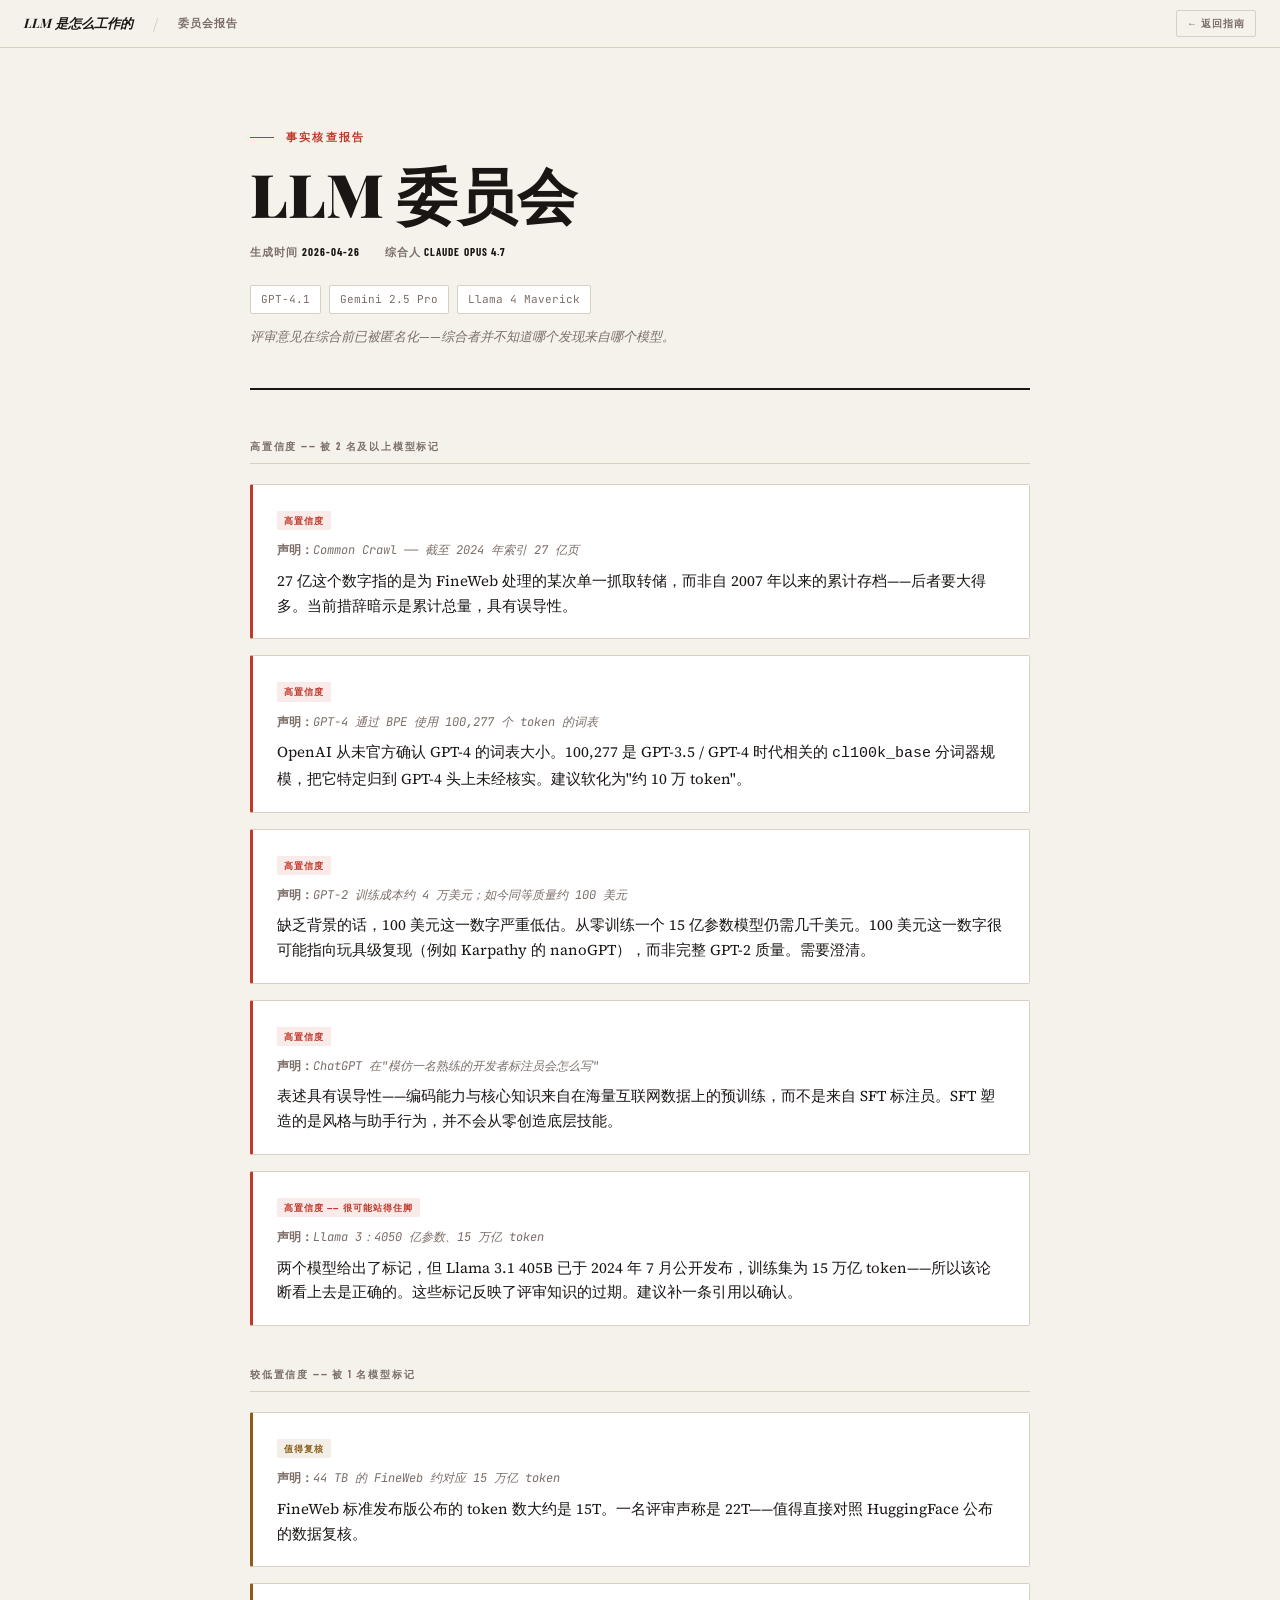
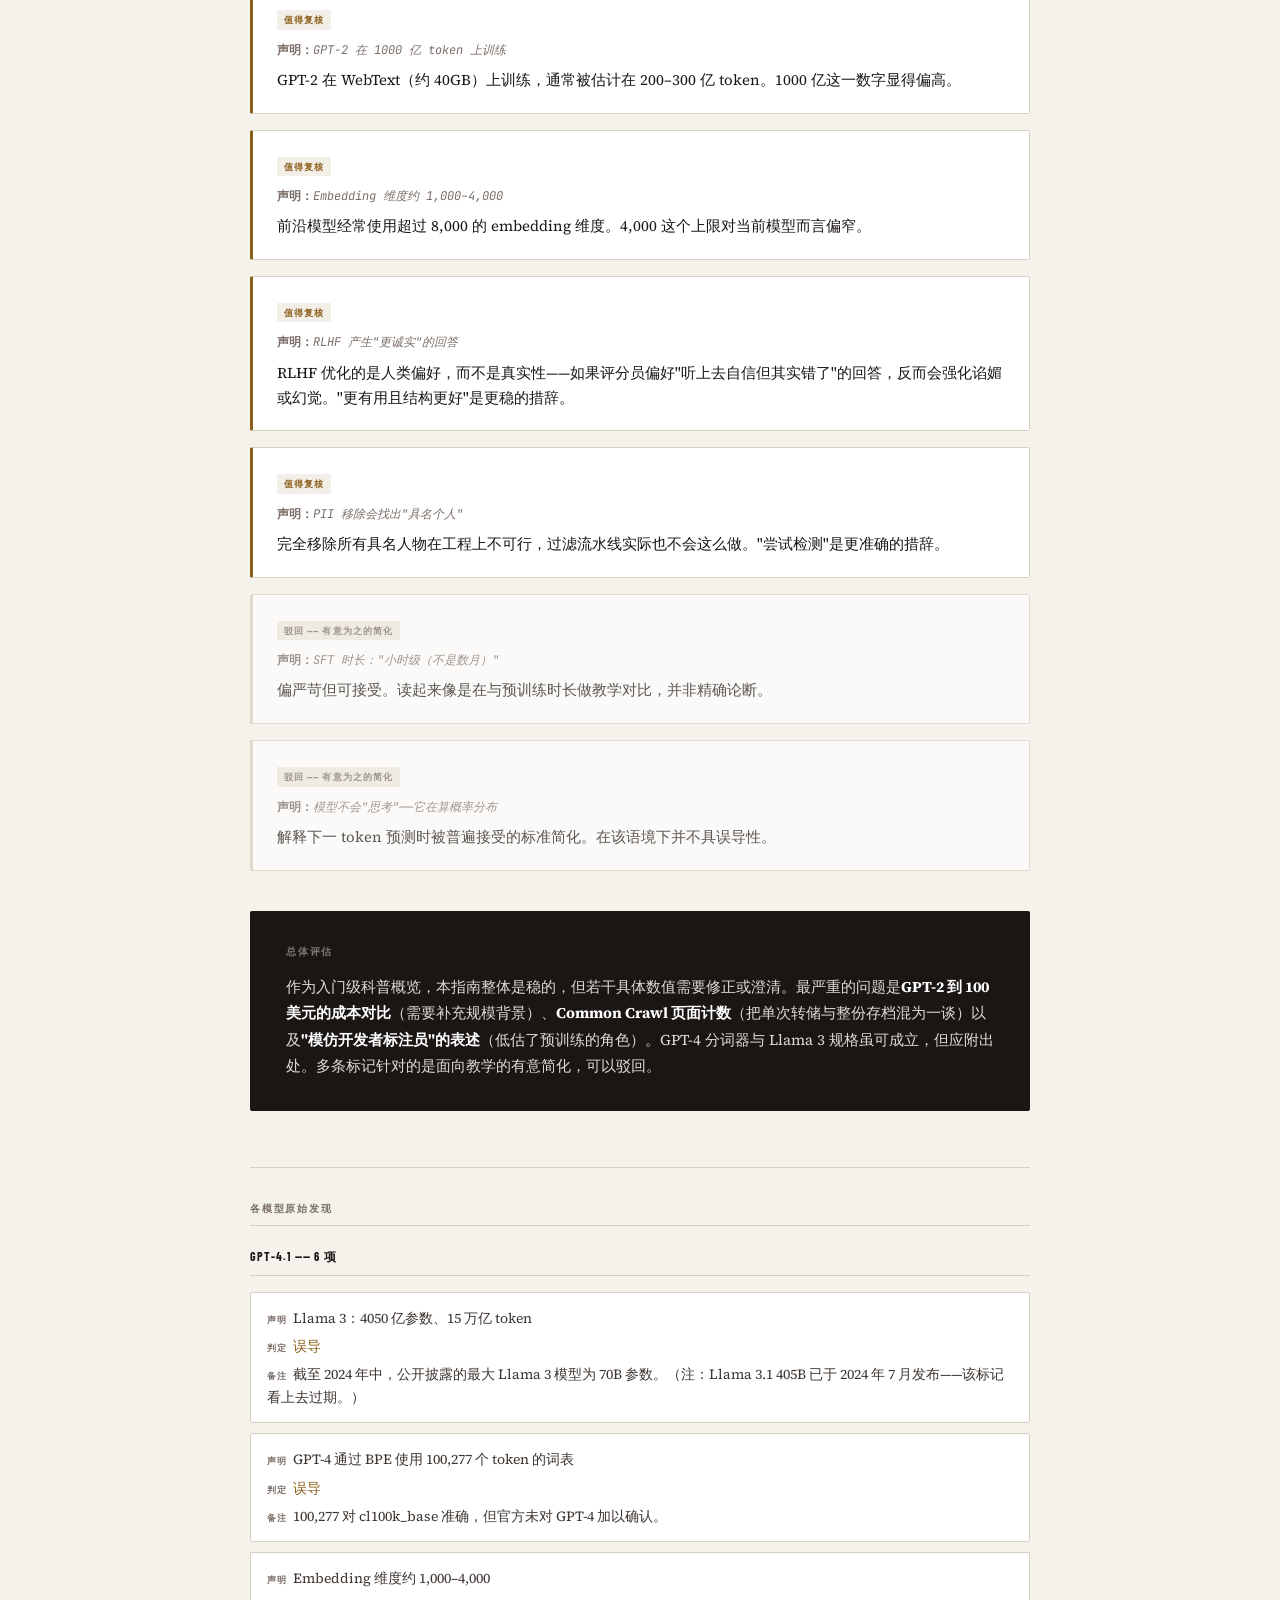
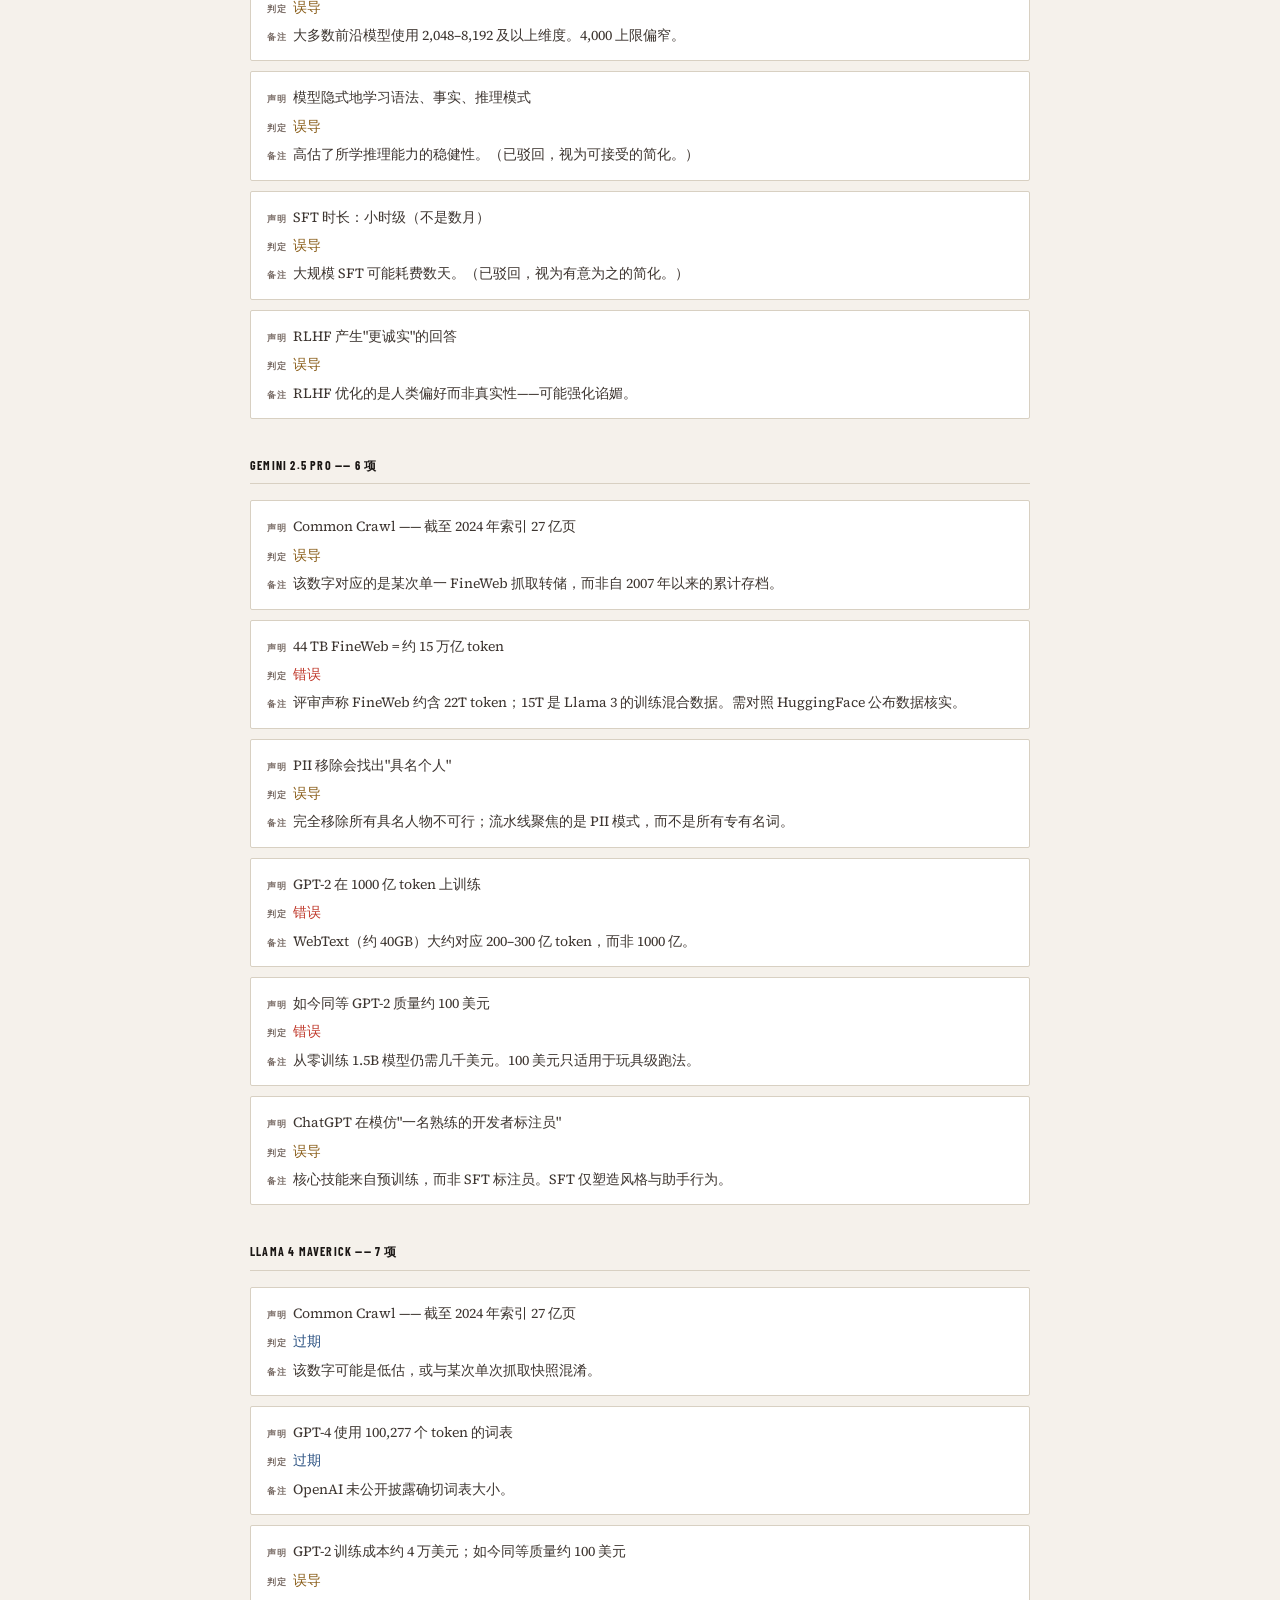
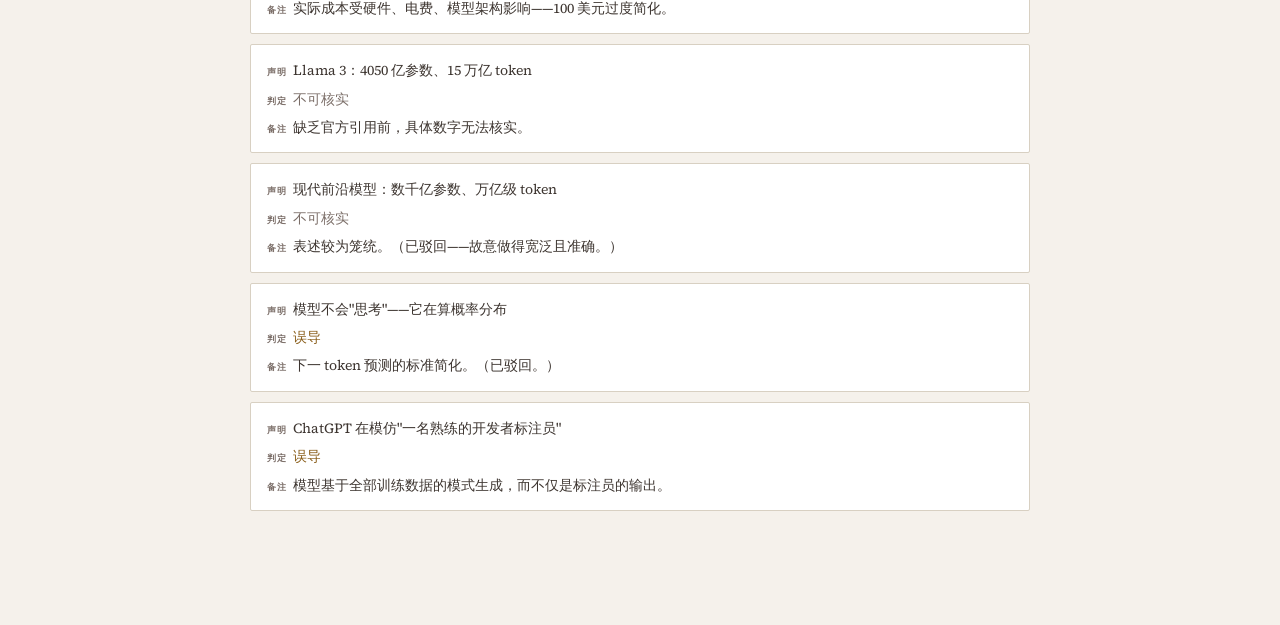
<file: report.html>
<!DOCTYPE html>
<html lang="zh-CN">
<head>
<meta charset="UTF-8">
<meta name="viewport" content="width=device-width, initial-scale=1.0">
<title>LLM 委员会事实核查报告</title>
<link rel="preconnect" href="https://fonts.googleapis.com">
<link rel="preconnect" href="https://fonts.gstatic.com" crossorigin>
<link href="https://fonts.googleapis.com/css2?family=Playfair+Display:ital,wght@0,700;0,900;1,400;1,700&family=Source+Serif+4:ital,opsz,wght@0,8..60,400;0,8..60,500;1,8..60,400&family=Barlow+Condensed:wght@500;600;700&family=JetBrains+Mono:wght@400;500&display=swap" rel="stylesheet">
<style>
:root{
  --bg:#F5F1EB;--surface:#EDE8DF;--card:#FFFFFF;
  --accent:#C0392B;--amber:#8A5E1A;--ink:#1A1614;
  --txt:#3D3530;--txt2:#7B6E68;--border:#D8D0C2;
  --df:'Playfair Display',serif;
  --db:'Source Serif 4',serif;
  --ds:'Barlow Condensed',sans-serif;
  --dm:'JetBrains Mono',monospace;
}
*,*::before,*::after{box-sizing:border-box;margin:0;padding:0}
html{scroll-behavior:smooth;scroll-padding-top:48px}
body{background:var(--bg);color:var(--txt);font-family:var(--db);font-size:16px;line-height:1.7}

.top-bar{position:fixed;top:0;left:0;right:0;z-index:100;height:48px;background:rgba(245,241,235,0.97);backdrop-filter:blur(12px);border-bottom:1px solid var(--border);display:flex;align-items:center;padding:0 24px;gap:20px}
.top-bar-brand{font-family:var(--df);font-size:13px;font-weight:700;font-style:italic;color:var(--ink)}
.top-bar-sep{color:var(--border);font-size:16px}
.top-bar-title{font-family:var(--ds);font-size:11px;font-weight:700;letter-spacing:.1em;text-transform:uppercase;color:var(--txt2)}
.top-bar-back{margin-left:auto;font-family:var(--ds);font-size:10px;font-weight:700;letter-spacing:.1em;text-transform:uppercase;color:var(--txt2);text-decoration:none;border:1px solid var(--border);padding:4px 10px;border-radius:2px;transition:.2s}
.top-bar-back:hover{color:var(--accent);border-color:var(--accent)}

.page{max-width:860px;margin:0 auto;padding:80px 40px 80px}

.report-header{padding:48px 0 40px;border-bottom:2px solid var(--ink)}
.report-kicker{font-family:var(--ds);font-size:11px;font-weight:700;letter-spacing:.2em;text-transform:uppercase;color:var(--accent);margin-bottom:16px;display:flex;align-items:center;gap:12px}
.report-kicker::before{content:'';width:24px;height:1px;background:var(--accent)}
.report-title{font-family:var(--df);font-size:clamp(36px,5vw,60px);font-weight:900;line-height:1;color:var(--ink);margin-bottom:20px}
.report-meta{display:flex;flex-wrap:wrap;gap:24px;margin-top:20px}
.meta-item{font-family:var(--ds);font-size:11px;font-weight:700;letter-spacing:.1em;text-transform:uppercase;color:var(--txt2)}
.meta-item span{color:var(--ink)}
.council-row{display:flex;flex-wrap:wrap;gap:8px;margin-top:24px}
.model-pill{font-family:var(--dm);font-size:11px;padding:4px 10px;border-radius:2px;border:1px solid var(--border);color:var(--txt2);background:var(--card)}
.anon-note{margin-top:12px;font-family:var(--db);font-size:13px;font-style:italic;color:var(--txt2)}

.synthesis{margin:48px 0}
.section-label{font-family:var(--ds);font-size:10px;font-weight:700;letter-spacing:.18em;text-transform:uppercase;color:var(--txt2);margin-bottom:20px;padding-bottom:8px;border-bottom:1px solid var(--border)}

.issue-list{display:flex;flex-direction:column;gap:16px;margin-bottom:40px}
.issue-card{background:var(--card);border:1px solid var(--border);border-radius:2px;padding:20px 24px;border-left:3px solid var(--accent)}
.issue-card.lower{border-left-color:var(--amber)}
.issue-card.dismiss{border-left-color:var(--border);opacity:.7}
.issue-claim{font-family:var(--dm);font-size:12px;color:var(--txt2);margin-bottom:8px;font-style:italic}
.issue-claim::before{content:'声明：';font-style:normal;font-weight:600;color:var(--txt2)}
.issue-body{font-size:15px;color:var(--ink);line-height:1.65}
.issue-tag{display:inline-block;font-family:var(--ds);font-size:9px;font-weight:700;letter-spacing:.12em;text-transform:uppercase;padding:2px 7px;border-radius:1px;margin-bottom:10px}
.tag-high{background:rgba(192,57,43,0.1);color:var(--accent)}
.tag-low{background:rgba(138,94,26,0.1);color:var(--amber)}
.tag-dismiss{background:var(--surface);color:var(--txt2)}

.summary-box{background:var(--ink);color:rgba(245,241,235,0.9);padding:32px 36px;border-radius:2px;margin:40px 0;font-size:15px;line-height:1.75;font-family:var(--db)}
.summary-box .summary-label{font-family:var(--ds);font-size:10px;font-weight:700;letter-spacing:.18em;text-transform:uppercase;color:rgba(245,241,235,0.45);margin-bottom:14px}

.raw-section{margin-top:56px;padding-top:32px;border-top:1px solid var(--border)}
.model-block{margin-bottom:36px}
.model-name{font-family:var(--ds);font-size:12px;font-weight:700;letter-spacing:.1em;text-transform:uppercase;color:var(--ink);margin-bottom:16px;padding-bottom:8px;border-bottom:1px solid var(--border)}
.raw-issue{padding:14px 16px;border:1px solid var(--border);border-radius:2px;margin-bottom:10px;font-size:14px;background:var(--card)}
.raw-field{margin-bottom:6px;line-height:1.6}
.raw-field:last-child{margin-bottom:0}
.raw-label{font-family:var(--ds);font-size:9px;font-weight:700;letter-spacing:.12em;text-transform:uppercase;color:var(--txt2);margin-right:6px}
.verdict-wrong{color:var(--accent)}
.verdict-misleading{color:var(--amber)}
.verdict-outdated{color:#2C5282}
.verdict-unverifiable{color:var(--txt2)}

@media(max-width:600px){
  .page{padding:72px 20px 60px}
  .report-meta{gap:16px}
}
</style>
</head>
<body>

<div class="top-bar">
  <span class="top-bar-brand">LLM 是怎么工作的</span>
  <span class="top-bar-sep">/</span>
  <span class="top-bar-title">委员会报告</span>
  <a href="index.html" class="top-bar-back">← 返回指南</a>
</div>

<main class="page">

  <header class="report-header">
    <div class="report-kicker">事实核查报告</div>
    <h1 class="report-title">LLM 委员会</h1>
    <div class="report-meta">
      <div class="meta-item">生成时间 <span>2026-04-26</span></div>
      <div class="meta-item">综合人 <span>Claude Opus 4.7</span></div>
    </div>
    <div class="council-row">
      <div class="model-pill">GPT-4.1</div>
      <div class="model-pill">Gemini 2.5 Pro</div>
      <div class="model-pill">Llama 4 Maverick</div>
    </div>
    <p class="anon-note">评审意见在综合前已被匿名化——综合者并不知道哪个发现来自哪个模型。</p>
  </header>

  <section class="synthesis">

    <div class="section-label">高置信度 —— 被 2 名及以上模型标记</div>
    <div class="issue-list">

      <div class="issue-card">
        <span class="issue-tag tag-high">高置信度</span>
        <div class="issue-claim">Common Crawl —— 截至 2024 年索引 27 亿页</div>
        <div class="issue-body">27 亿这个数字指的是为 FineWeb 处理的某次单一抓取转储，而非自 2007 年以来的累计存档——后者要大得多。当前措辞暗示是累计总量，具有误导性。</div>
      </div>

      <div class="issue-card">
        <span class="issue-tag tag-high">高置信度</span>
        <div class="issue-claim">GPT-4 通过 BPE 使用 100,277 个 token 的词表</div>
        <div class="issue-body">OpenAI 从未官方确认 GPT-4 的词表大小。100,277 是 GPT-3.5 / GPT-4 时代相关的 <code>cl100k_base</code> 分词器规模，把它特定归到 GPT-4 头上未经核实。建议软化为"约 10 万 token"。</div>
      </div>

      <div class="issue-card">
        <span class="issue-tag tag-high">高置信度</span>
        <div class="issue-claim">GPT-2 训练成本约 4 万美元；如今同等质量约 100 美元</div>
        <div class="issue-body">缺乏背景的话，100 美元这一数字严重低估。从零训练一个 15 亿参数模型仍需几千美元。100 美元这一数字很可能指向玩具级复现（例如 Karpathy 的 nanoGPT），而非完整 GPT-2 质量。需要澄清。</div>
      </div>

      <div class="issue-card">
        <span class="issue-tag tag-high">高置信度</span>
        <div class="issue-claim">ChatGPT 在"模仿一名熟练的开发者标注员会怎么写"</div>
        <div class="issue-body">表述具有误导性——编码能力与核心知识来自在海量互联网数据上的预训练，而不是来自 SFT 标注员。SFT 塑造的是风格与助手行为，并不会从零创造底层技能。</div>
      </div>

      <div class="issue-card">
        <span class="issue-tag tag-high">高置信度 —— 很可能站得住脚</span>
        <div class="issue-claim">Llama 3：4050 亿参数、15 万亿 token</div>
        <div class="issue-body">两个模型给出了标记，但 Llama 3.1 405B 已于 2024 年 7 月公开发布，训练集为 15 万亿 token——所以该论断看上去是正确的。这些标记反映了评审知识的过期。建议补一条引用以确认。</div>
      </div>

    </div>

    <div class="section-label">较低置信度 —— 被 1 名模型标记</div>
    <div class="issue-list">

      <div class="issue-card lower">
        <span class="issue-tag tag-low">值得复核</span>
        <div class="issue-claim">44 TB 的 FineWeb 约对应 15 万亿 token</div>
        <div class="issue-body">FineWeb 标准发布版公布的 token 数大约是 15T。一名评审声称是 22T——值得直接对照 HuggingFace 公布的数据复核。</div>
      </div>

      <div class="issue-card lower">
        <span class="issue-tag tag-low">值得复核</span>
        <div class="issue-claim">GPT-2 在 1000 亿 token 上训练</div>
        <div class="issue-body">GPT-2 在 WebText（约 40GB）上训练，通常被估计在 200–300 亿 token。1000 亿这一数字显得偏高。</div>
      </div>

      <div class="issue-card lower">
        <span class="issue-tag tag-low">值得复核</span>
        <div class="issue-claim">Embedding 维度约 1,000–4,000</div>
        <div class="issue-body">前沿模型经常使用超过 8,000 的 embedding 维度。4,000 这个上限对当前模型而言偏窄。</div>
      </div>

      <div class="issue-card lower">
        <span class="issue-tag tag-low">值得复核</span>
        <div class="issue-claim">RLHF 产生"更诚实"的回答</div>
        <div class="issue-body">RLHF 优化的是人类偏好，而不是真实性——如果评分员偏好"听上去自信但其实错了"的回答，反而会强化谄媚或幻觉。"更有用且结构更好"是更稳的措辞。</div>
      </div>

      <div class="issue-card lower">
        <span class="issue-tag tag-low">值得复核</span>
        <div class="issue-claim">PII 移除会找出"具名个人"</div>
        <div class="issue-body">完全移除所有具名人物在工程上不可行，过滤流水线实际也不会这么做。"尝试检测"是更准确的措辞。</div>
      </div>

      <div class="issue-card dismiss">
        <span class="issue-tag tag-dismiss">驳回 —— 有意为之的简化</span>
        <div class="issue-claim">SFT 时长："小时级（不是数月）"</div>
        <div class="issue-body">偏严苛但可接受。读起来像是在与预训练时长做教学对比，并非精确论断。</div>
      </div>

      <div class="issue-card dismiss">
        <span class="issue-tag tag-dismiss">驳回 —— 有意为之的简化</span>
        <div class="issue-claim">模型不会"思考"——它在算概率分布</div>
        <div class="issue-body">解释下一 token 预测时被普遍接受的标准简化。在该语境下并不具误导性。</div>
      </div>

    </div>

    <div class="summary-box">
      <div class="summary-label">总体评估</div>
      作为入门级科普概览，本指南整体是稳的，但若干具体数值需要修正或澄清。最严重的问题是<strong style="color:#fff">GPT-2 到 100 美元的成本对比</strong>（需要补充规模背景）、<strong style="color:#fff">Common Crawl 页面计数</strong>（把单次转储与整份存档混为一谈）以及<strong style="color:#fff">"模仿开发者标注员"的表述</strong>（低估了预训练的角色）。GPT-4 分词器与 Llama 3 规格虽可成立，但应附出处。多条标记针对的是面向教学的有意简化，可以驳回。
    </div>

  </section>

  <section class="raw-section">
    <div class="section-label">各模型原始发现</div>

    <div class="model-block">
      <div class="model-name">GPT-4.1 —— 6 项</div>
      <div class="raw-issue">
        <div class="raw-field"><span class="raw-label">声明</span>Llama 3：4050 亿参数、15 万亿 token</div>
        <div class="raw-field"><span class="raw-label">判定</span><span class="verdict-misleading">误导</span></div>
        <div class="raw-field"><span class="raw-label">备注</span>截至 2024 年中，公开披露的最大 Llama 3 模型为 70B 参数。（注：Llama 3.1 405B 已于 2024 年 7 月发布——该标记看上去过期。）</div>
      </div>
      <div class="raw-issue">
        <div class="raw-field"><span class="raw-label">声明</span>GPT-4 通过 BPE 使用 100,277 个 token 的词表</div>
        <div class="raw-field"><span class="raw-label">判定</span><span class="verdict-misleading">误导</span></div>
        <div class="raw-field"><span class="raw-label">备注</span>100,277 对 cl100k_base 准确，但官方未对 GPT-4 加以确认。</div>
      </div>
      <div class="raw-issue">
        <div class="raw-field"><span class="raw-label">声明</span>Embedding 维度约 1,000–4,000</div>
        <div class="raw-field"><span class="raw-label">判定</span><span class="verdict-misleading">误导</span></div>
        <div class="raw-field"><span class="raw-label">备注</span>大多数前沿模型使用 2,048–8,192 及以上维度。4,000 上限偏窄。</div>
      </div>
      <div class="raw-issue">
        <div class="raw-field"><span class="raw-label">声明</span>模型隐式地学习语法、事实、推理模式</div>
        <div class="raw-field"><span class="raw-label">判定</span><span class="verdict-misleading">误导</span></div>
        <div class="raw-field"><span class="raw-label">备注</span>高估了所学推理能力的稳健性。（已驳回，视为可接受的简化。）</div>
      </div>
      <div class="raw-issue">
        <div class="raw-field"><span class="raw-label">声明</span>SFT 时长：小时级（不是数月）</div>
        <div class="raw-field"><span class="raw-label">判定</span><span class="verdict-misleading">误导</span></div>
        <div class="raw-field"><span class="raw-label">备注</span>大规模 SFT 可能耗费数天。（已驳回，视为有意为之的简化。）</div>
      </div>
      <div class="raw-issue">
        <div class="raw-field"><span class="raw-label">声明</span>RLHF 产生"更诚实"的回答</div>
        <div class="raw-field"><span class="raw-label">判定</span><span class="verdict-misleading">误导</span></div>
        <div class="raw-field"><span class="raw-label">备注</span>RLHF 优化的是人类偏好而非真实性——可能强化谄媚。</div>
      </div>
    </div>

    <div class="model-block">
      <div class="model-name">Gemini 2.5 Pro —— 6 项</div>
      <div class="raw-issue">
        <div class="raw-field"><span class="raw-label">声明</span>Common Crawl —— 截至 2024 年索引 27 亿页</div>
        <div class="raw-field"><span class="raw-label">判定</span><span class="verdict-misleading">误导</span></div>
        <div class="raw-field"><span class="raw-label">备注</span>该数字对应的是某次单一 FineWeb 抓取转储，而非自 2007 年以来的累计存档。</div>
      </div>
      <div class="raw-issue">
        <div class="raw-field"><span class="raw-label">声明</span>44 TB FineWeb = 约 15 万亿 token</div>
        <div class="raw-field"><span class="raw-label">判定</span><span class="verdict-wrong">错误</span></div>
        <div class="raw-field"><span class="raw-label">备注</span>评审声称 FineWeb 约含 22T token；15T 是 Llama 3 的训练混合数据。需对照 HuggingFace 公布数据核实。</div>
      </div>
      <div class="raw-issue">
        <div class="raw-field"><span class="raw-label">声明</span>PII 移除会找出"具名个人"</div>
        <div class="raw-field"><span class="raw-label">判定</span><span class="verdict-misleading">误导</span></div>
        <div class="raw-field"><span class="raw-label">备注</span>完全移除所有具名人物不可行；流水线聚焦的是 PII 模式，而不是所有专有名词。</div>
      </div>
      <div class="raw-issue">
        <div class="raw-field"><span class="raw-label">声明</span>GPT-2 在 1000 亿 token 上训练</div>
        <div class="raw-field"><span class="raw-label">判定</span><span class="verdict-wrong">错误</span></div>
        <div class="raw-field"><span class="raw-label">备注</span>WebText（约 40GB）大约对应 200–300 亿 token，而非 1000 亿。</div>
      </div>
      <div class="raw-issue">
        <div class="raw-field"><span class="raw-label">声明</span>如今同等 GPT-2 质量约 100 美元</div>
        <div class="raw-field"><span class="raw-label">判定</span><span class="verdict-wrong">错误</span></div>
        <div class="raw-field"><span class="raw-label">备注</span>从零训练 1.5B 模型仍需几千美元。100 美元只适用于玩具级跑法。</div>
      </div>
      <div class="raw-issue">
        <div class="raw-field"><span class="raw-label">声明</span>ChatGPT 在模仿"一名熟练的开发者标注员"</div>
        <div class="raw-field"><span class="raw-label">判定</span><span class="verdict-misleading">误导</span></div>
        <div class="raw-field"><span class="raw-label">备注</span>核心技能来自预训练，而非 SFT 标注员。SFT 仅塑造风格与助手行为。</div>
      </div>
    </div>

    <div class="model-block">
      <div class="model-name">Llama 4 Maverick —— 7 项</div>
      <div class="raw-issue">
        <div class="raw-field"><span class="raw-label">声明</span>Common Crawl —— 截至 2024 年索引 27 亿页</div>
        <div class="raw-field"><span class="raw-label">判定</span><span class="verdict-outdated">过期</span></div>
        <div class="raw-field"><span class="raw-label">备注</span>该数字可能是低估，或与某次单次抓取快照混淆。</div>
      </div>
      <div class="raw-issue">
        <div class="raw-field"><span class="raw-label">声明</span>GPT-4 使用 100,277 个 token 的词表</div>
        <div class="raw-field"><span class="raw-label">判定</span><span class="verdict-outdated">过期</span></div>
        <div class="raw-field"><span class="raw-label">备注</span>OpenAI 未公开披露确切词表大小。</div>
      </div>
      <div class="raw-issue">
        <div class="raw-field"><span class="raw-label">声明</span>GPT-2 训练成本约 4 万美元；如今同等质量约 100 美元</div>
        <div class="raw-field"><span class="raw-label">判定</span><span class="verdict-misleading">误导</span></div>
        <div class="raw-field"><span class="raw-label">备注</span>实际成本受硬件、电费、模型架构影响——100 美元过度简化。</div>
      </div>
      <div class="raw-issue">
        <div class="raw-field"><span class="raw-label">声明</span>Llama 3：4050 亿参数、15 万亿 token</div>
        <div class="raw-field"><span class="raw-label">判定</span><span class="verdict-unverifiable">不可核实</span></div>
        <div class="raw-field"><span class="raw-label">备注</span>缺乏官方引用前，具体数字无法核实。</div>
      </div>
      <div class="raw-issue">
        <div class="raw-field"><span class="raw-label">声明</span>现代前沿模型：数千亿参数、万亿级 token</div>
        <div class="raw-field"><span class="raw-label">判定</span><span class="verdict-unverifiable">不可核实</span></div>
        <div class="raw-field"><span class="raw-label">备注</span>表述较为笼统。（已驳回——故意做得宽泛且准确。）</div>
      </div>
      <div class="raw-issue">
        <div class="raw-field"><span class="raw-label">声明</span>模型不会"思考"——它在算概率分布</div>
        <div class="raw-field"><span class="raw-label">判定</span><span class="verdict-misleading">误导</span></div>
        <div class="raw-field"><span class="raw-label">备注</span>下一 token 预测的标准简化。（已驳回。）</div>
      </div>
      <div class="raw-issue">
        <div class="raw-field"><span class="raw-label">声明</span>ChatGPT 在模仿"一名熟练的开发者标注员"</div>
        <div class="raw-field"><span class="raw-label">判定</span><span class="verdict-misleading">误导</span></div>
        <div class="raw-field"><span class="raw-label">备注</span>模型基于全部训练数据的模式生成，而不仅是标注员的输出。</div>
      </div>
    </div>

  </section>

</main>
</body>
</html>
</file>
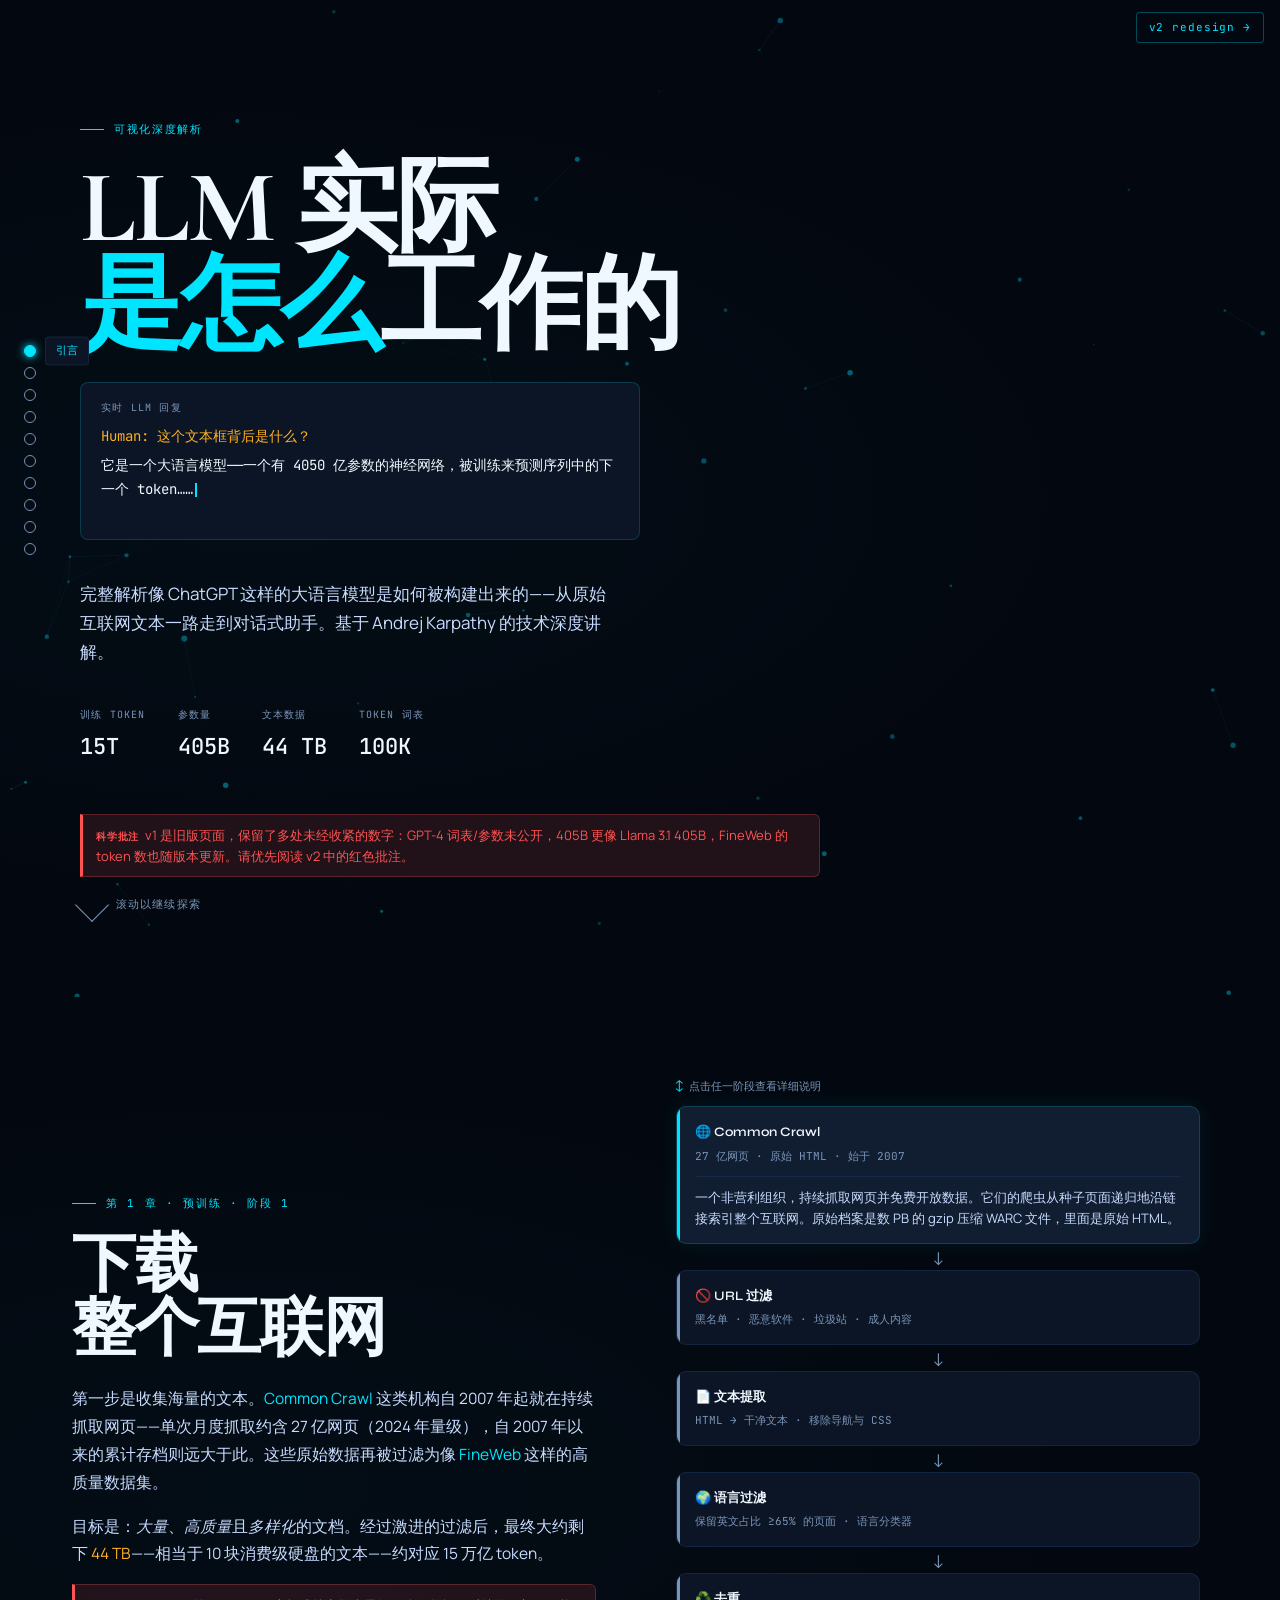
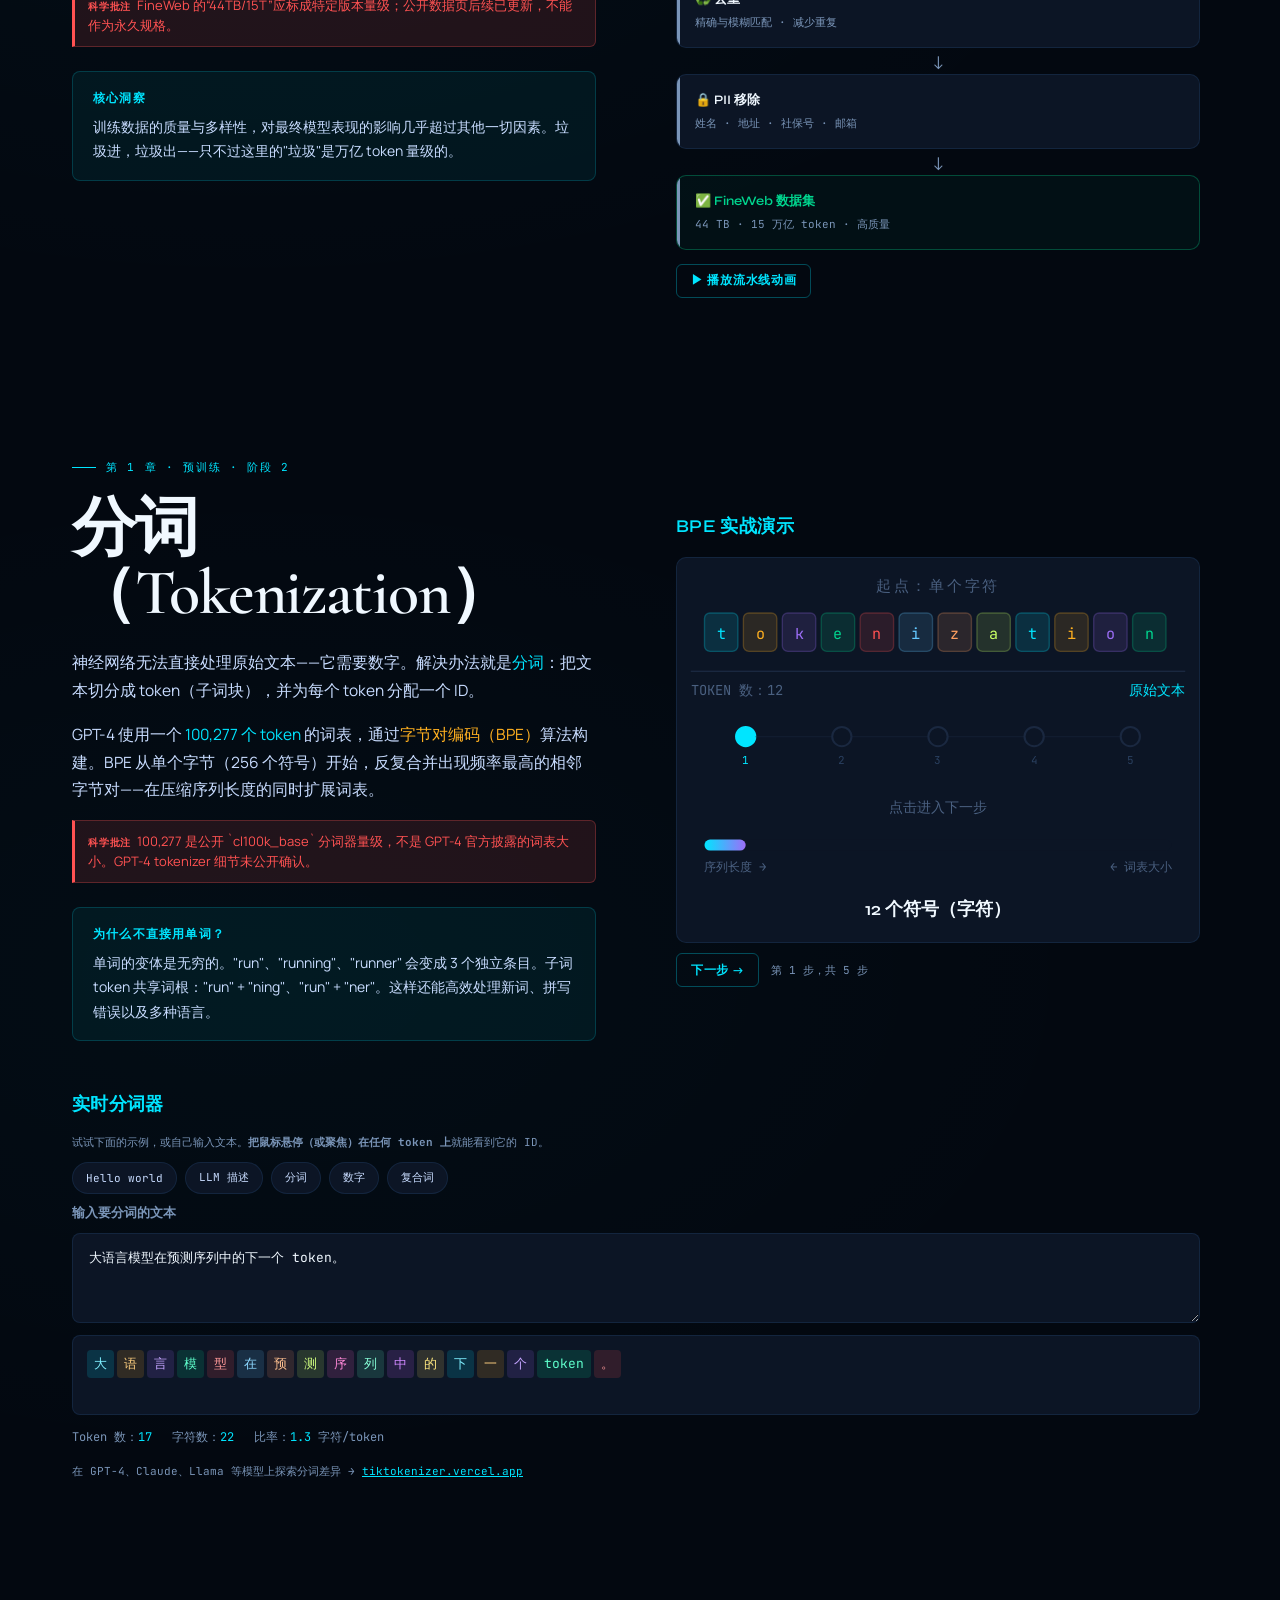
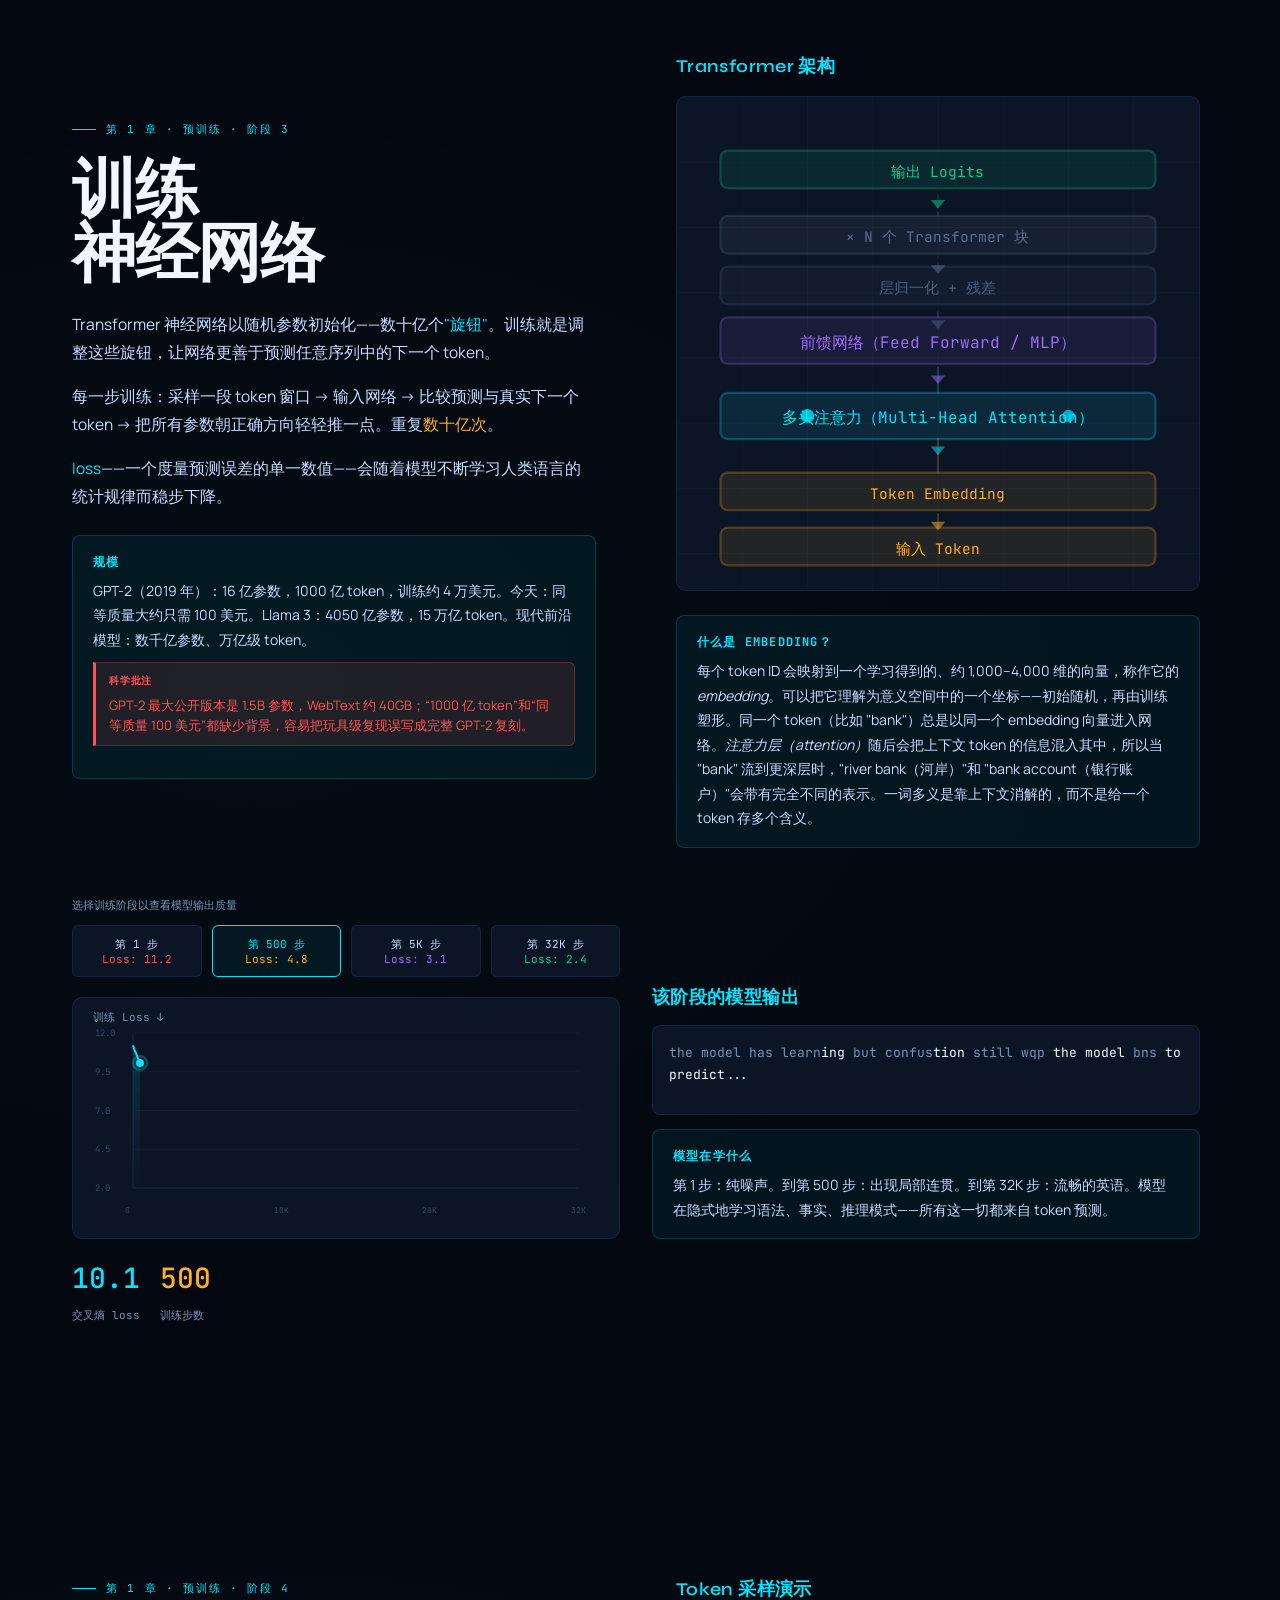
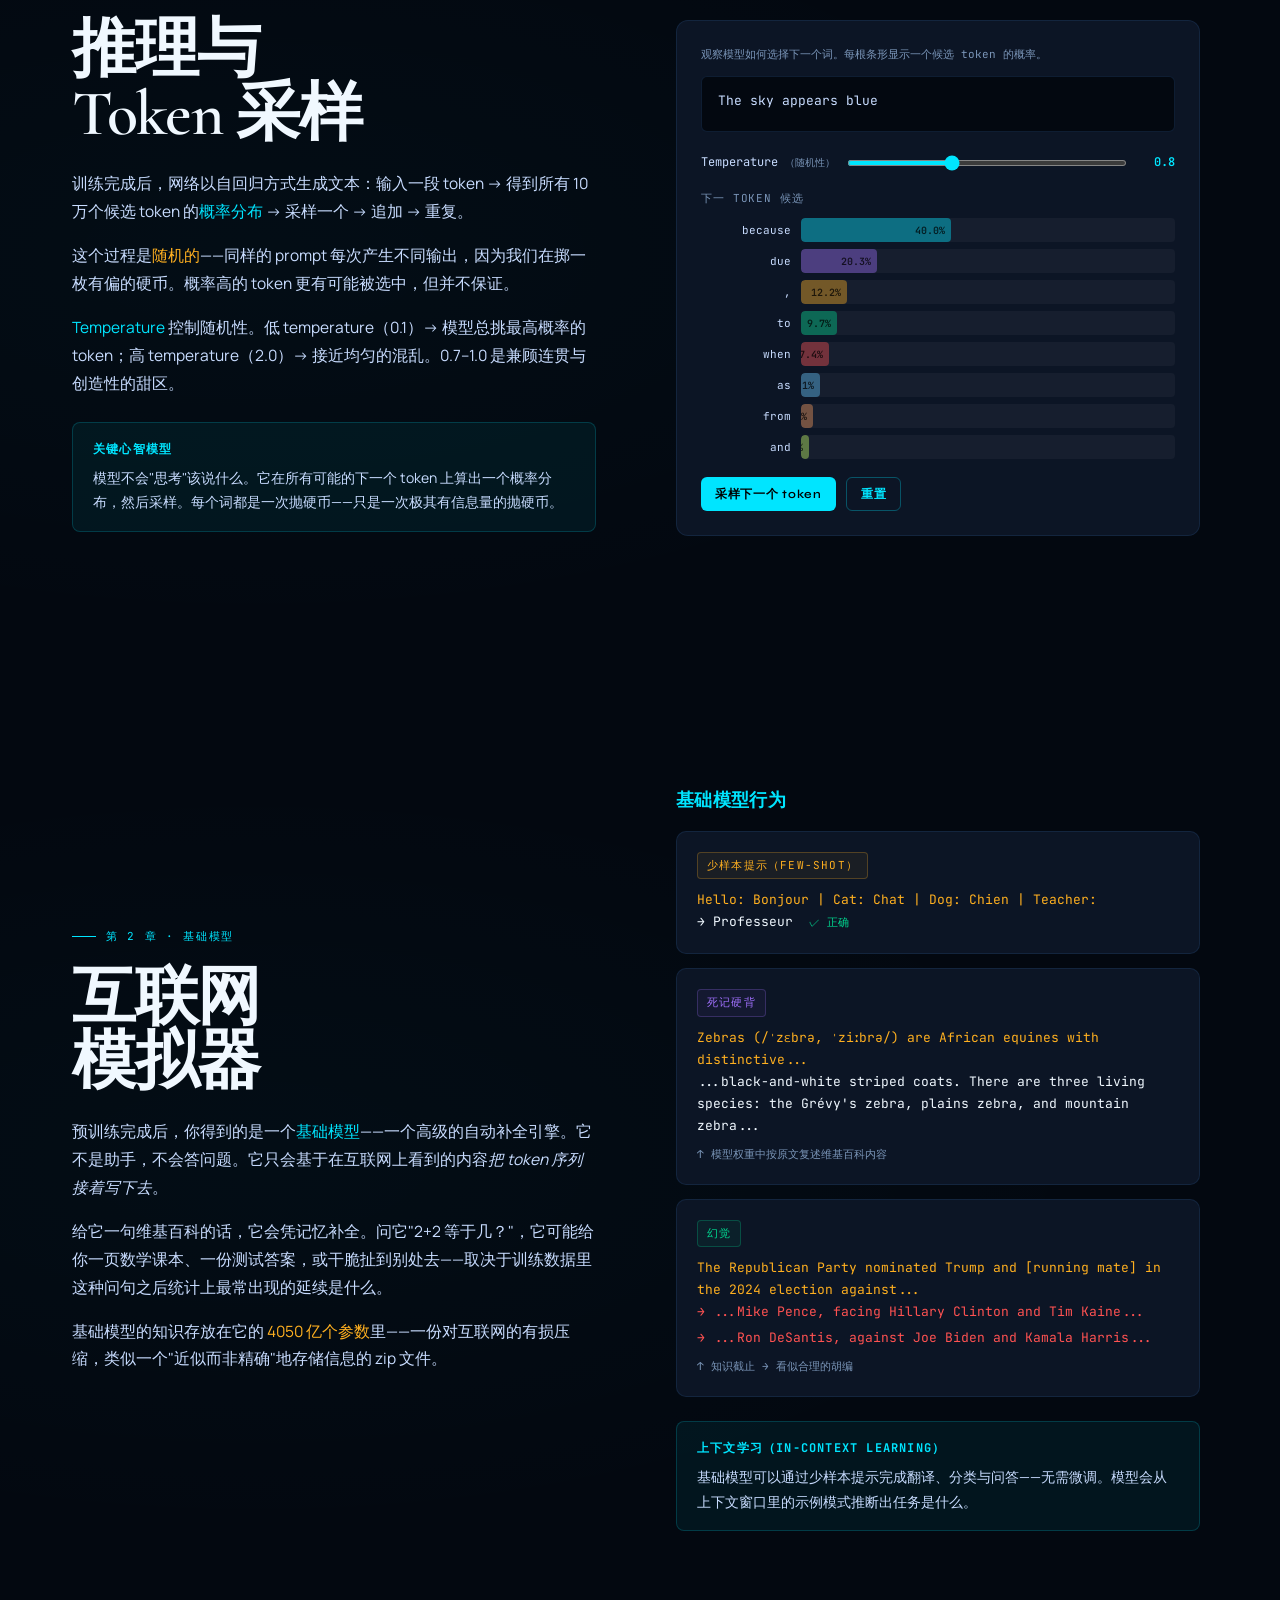
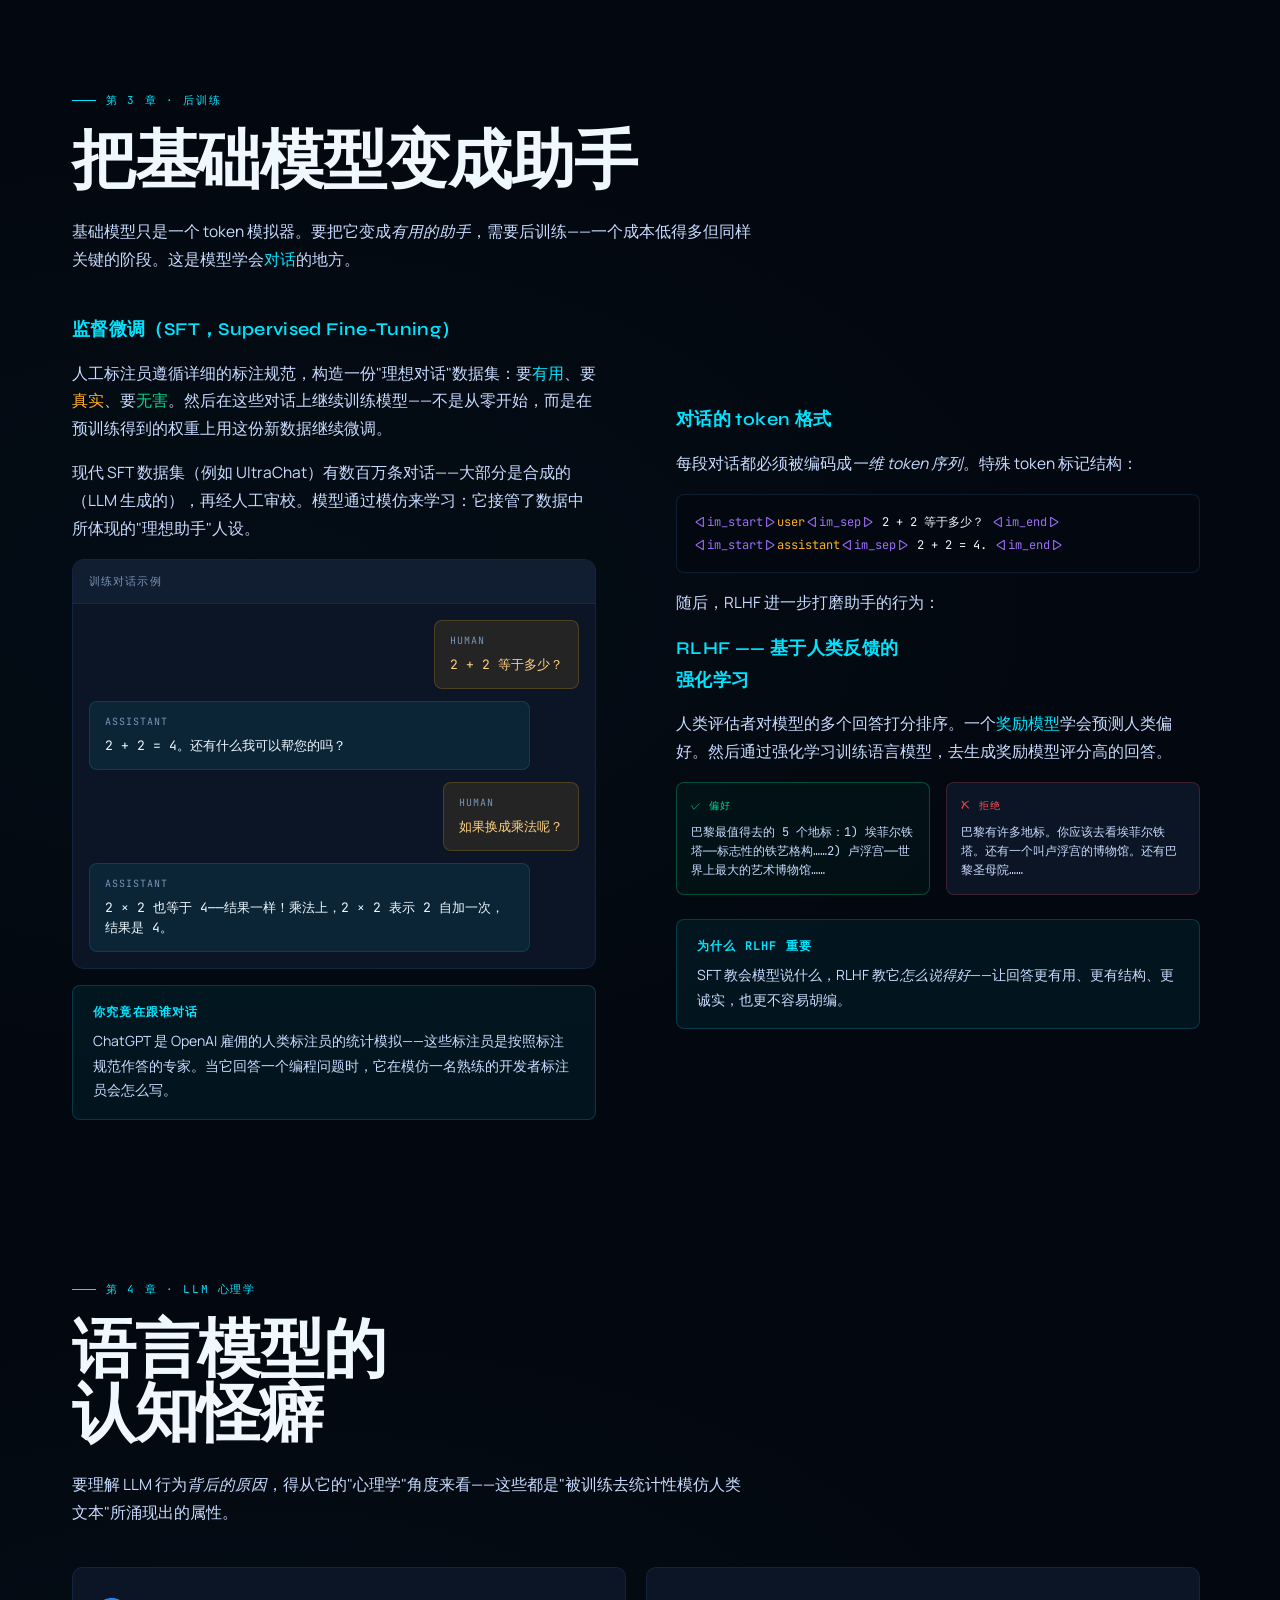
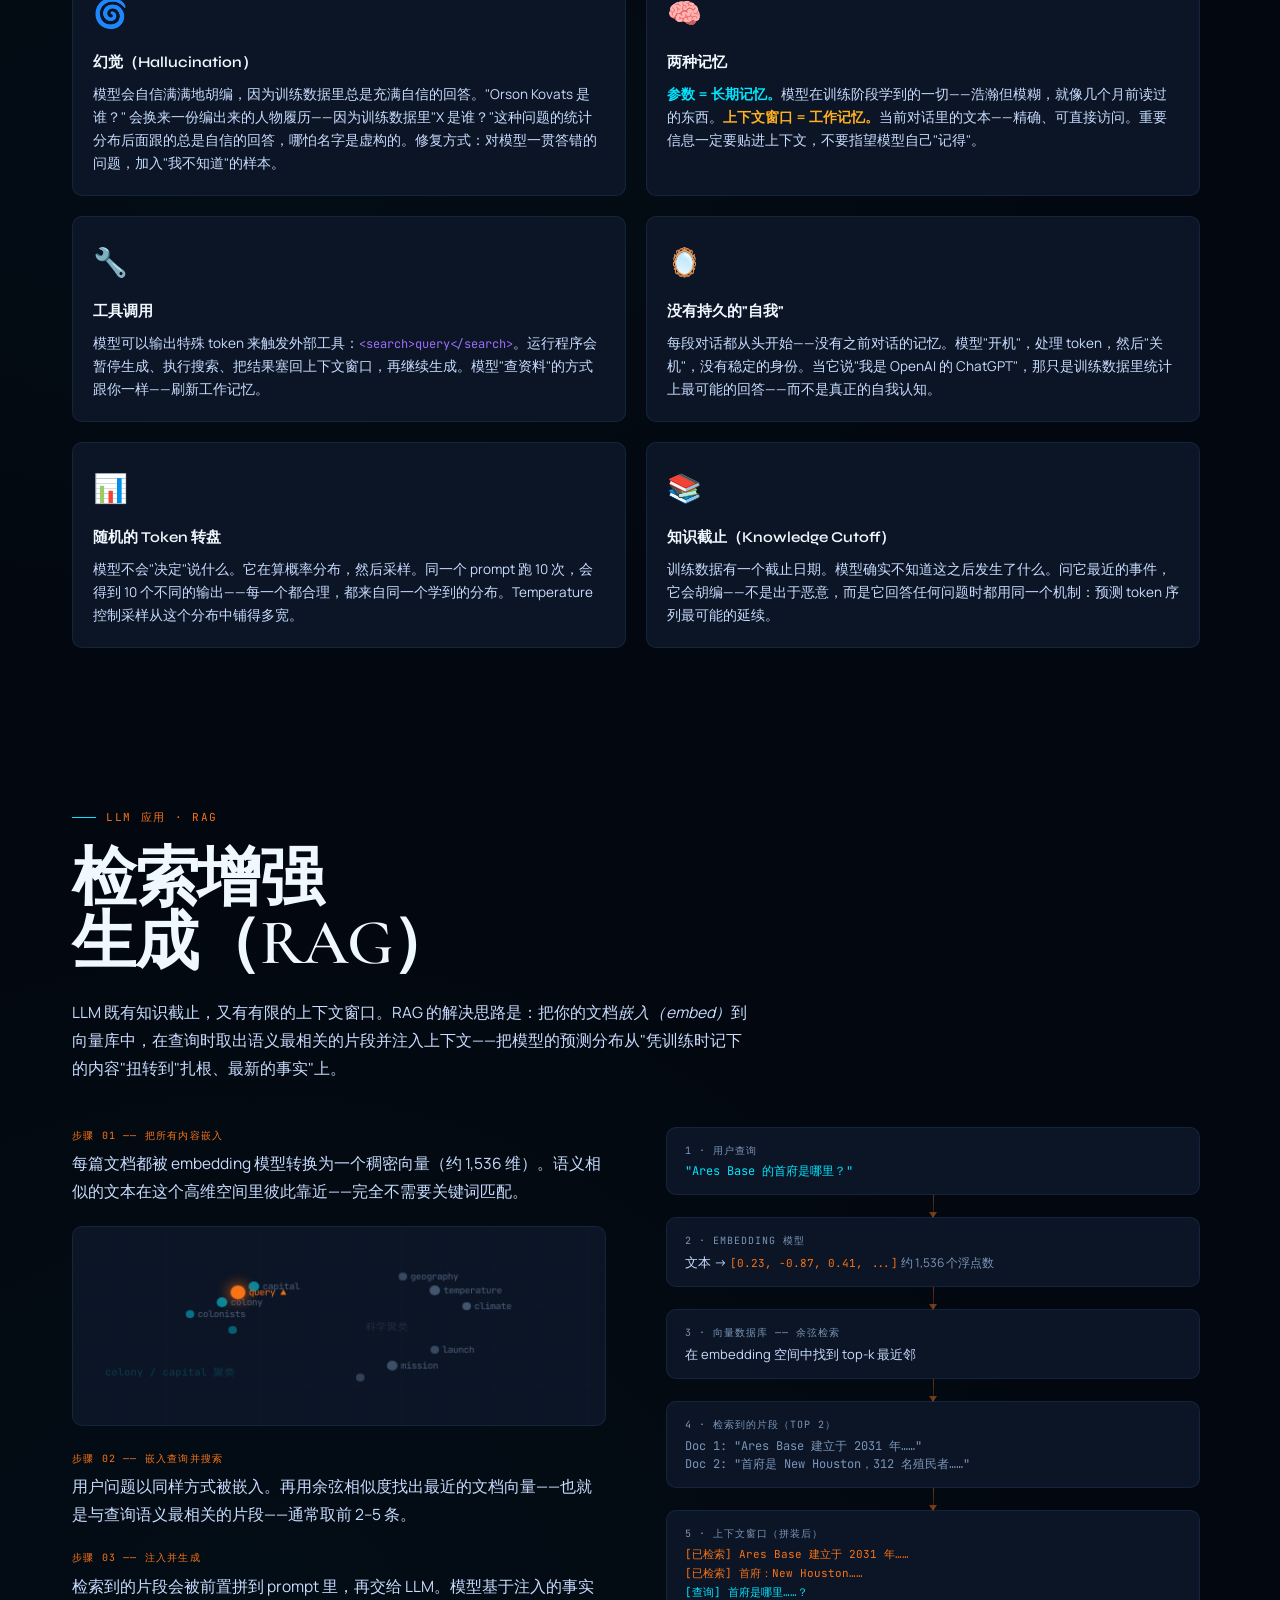
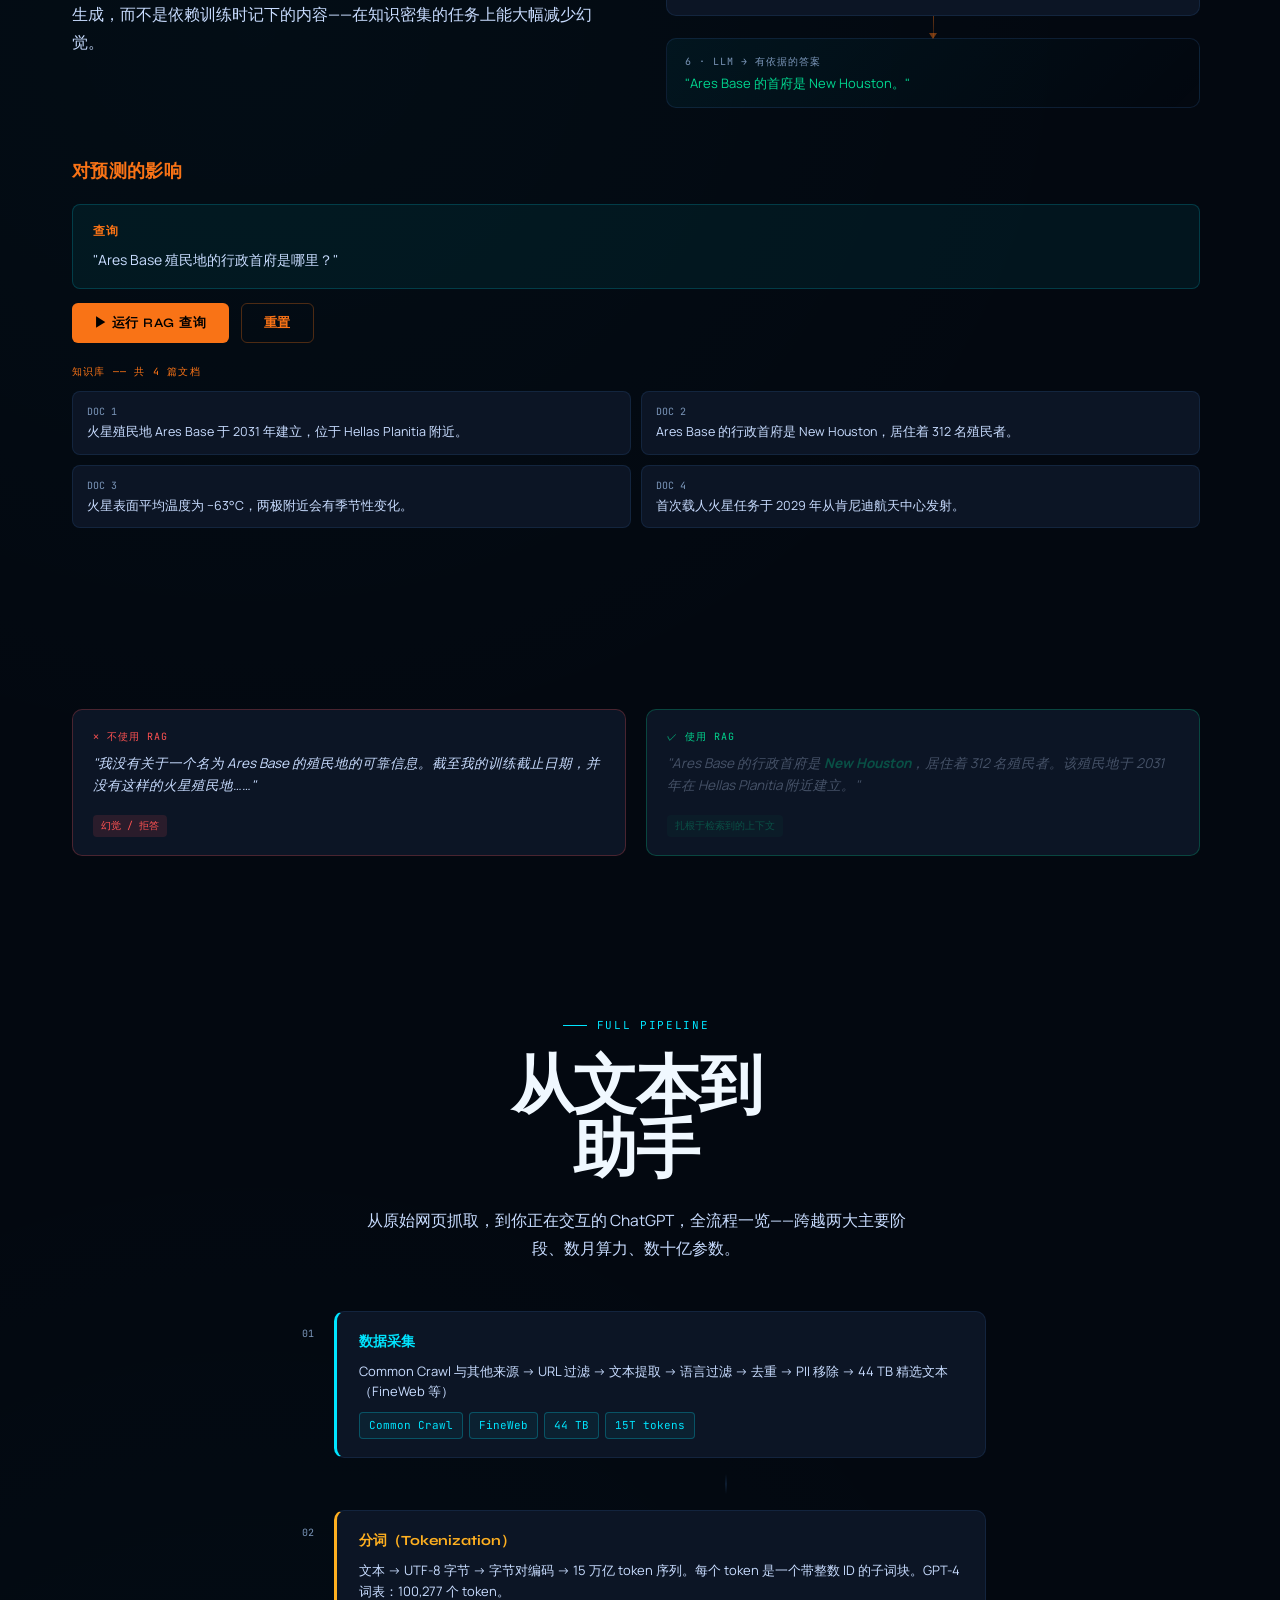
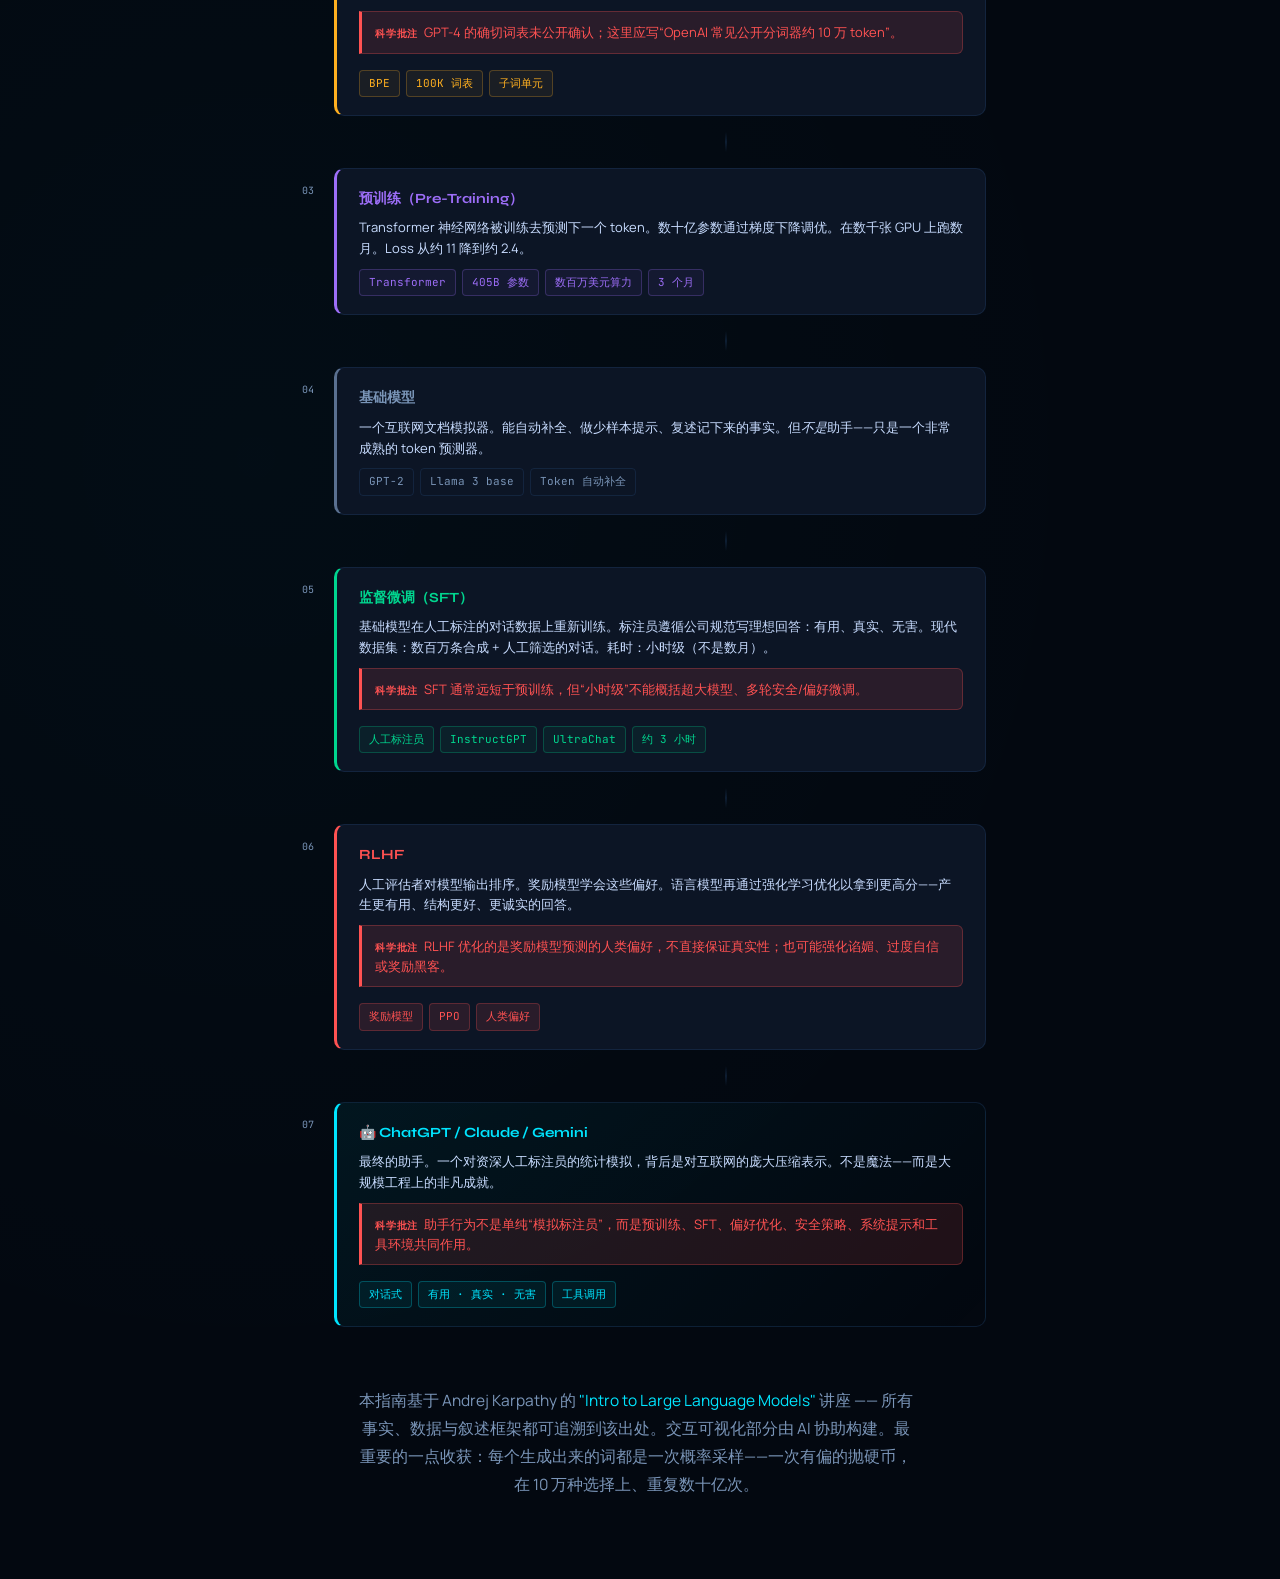
<file: v1.html>
<!DOCTYPE html>
<html lang="zh-CN">
<head>
<meta charset="UTF-8">
<meta name="viewport" content="width=device-width, initial-scale=1.0">
<title>LLM 是怎么工作的 —— 可视化深度解析（v1）</title>
<link rel="preconnect" href="https://fonts.googleapis.com">
<link rel="preconnect" href="https://fonts.gstatic.com" crossorigin>
<link href="https://fonts.googleapis.com/css2?family=Cormorant+Garamond:wght@300;400;600;700&family=Syne:wght@500;600;700;800&family=Manrope:wght@300;400;500;600&family=JetBrains+Mono:ital,wght@0,400;0,500;1,400&display=swap" rel="stylesheet">
<style>
*,*::before,*::after{box-sizing:border-box;margin:0;padding:0}
:root{
  --bg:#030810;--surface:#070E1B;--card:#0C1525;--card2:#111D30;
  --border:rgba(30,60,100,0.4);--border-b:rgba(0,229,255,0.18);
  --cyan:#00E5FF;--cyan-d:rgba(0,229,255,0.12);--cyan-g:rgba(0,229,255,0.06);
  --amber:#FFB020;--amber-d:rgba(255,176,32,0.12);
  --purple:#9D6EF8;--purple-d:rgba(157,110,248,0.12);
  --green:#00D68F;--green-d:rgba(0,214,143,0.12);
  --red:#FF5252;--red-d:rgba(255,82,82,0.12);
  --txt:#C8DCFF;--txt2:#7A95B8;--txt-b:#F0F8FF;
  --df:'Cormorant Garamond',Georgia,serif;
  --ds:'Syne',sans-serif;
  --db:'Manrope',sans-serif;
  --dm:'JetBrains Mono',monospace;
  --focus-ring:0 0 0 2px var(--bg),0 0 0 4px var(--cyan);
}
html{scroll-behavior:smooth}
body{background:var(--bg);color:var(--txt);font-family:var(--db);font-size:16px;line-height:1.75;overflow-x:hidden;-webkit-text-size-adjust:100%}
html{overflow-anchor:none}
::selection{background:rgba(0,229,255,0.2);color:#fff}
a{color:var(--cyan);text-decoration:none}
a:focus-visible{outline:none;box-shadow:var(--focus-ring);border-radius:2px}

/* Skip link */
.skip-link{position:absolute;top:-100px;left:16px;z-index:9999;background:var(--cyan);color:#000;font-family:var(--ds);font-size:14px;font-weight:700;padding:10px 20px;border-radius:0 0 6px 6px;text-decoration:none;transition:top .2s}
.skip-link:focus{top:0}

/* Focus ring for all interactive elements */
:focus-visible{outline:none;box-shadow:var(--focus-ring)}
button:focus-visible,
[role="button"]:focus-visible,
input:focus-visible,
textarea:focus-visible,
select:focus-visible{outline:none;box-shadow:var(--focus-ring)}

/* Scrollbar */
::-webkit-scrollbar{width:4px}
::-webkit-scrollbar-track{background:var(--bg)}
::-webkit-scrollbar-thumb{background:rgba(0,229,255,0.2);border-radius:4px}

/* ── Side Nav ── */
.side-nav{position:fixed;left:24px;top:50%;transform:translateY(-50%);z-index:100;display:flex;flex-direction:column;gap:10px}
.nav-dot{width:12px;height:12px;border-radius:50%;border:1.5px solid var(--txt2);cursor:pointer;transition:.3s;position:relative;display:flex;align-items:center;justify-content:center}
.nav-dot:hover,.nav-dot.active{border-color:var(--cyan);background:var(--cyan);box-shadow:0 0 8px var(--cyan)}
.nav-dot .nav-label{position:absolute;left:20px;top:50%;transform:translateY(-50%);white-space:nowrap;font-family:var(--dm);font-size:11px;color:var(--txt2);opacity:0;pointer-events:none;transition:.2s;background:var(--card);padding:4px 10px;border-radius:4px;border:1px solid var(--border)}
.nav-dot:hover .nav-label,.nav-dot.active .nav-label,.nav-dot:focus-visible .nav-label{opacity:1;color:var(--cyan)}
.nav-dot:focus-visible{outline:none;box-shadow:var(--focus-ring)}

/* ── Progress Bar ── */
.progress-bar{position:fixed;top:0;left:0;width:0%;height:2px;background:linear-gradient(90deg,var(--cyan),var(--purple));z-index:200;transition:width .1s}

/* ── Section Base ── */
.section{min-height:100vh;min-height:100svh;padding:80px 80px 80px 72px;display:flex;align-items:center;position:relative;overflow:hidden}
.section::before{content:'';position:absolute;inset:0;background:radial-gradient(ellipse at 20% 50%,rgba(0,229,255,0.025) 0%,transparent 60%);pointer-events:none}
.section-inner{width:100%;max-width:1280px;margin:0 auto}
.two-col{display:grid;grid-template-columns:1fr 1fr;gap:80px;align-items:center}
.three-col{display:grid;grid-template-columns:repeat(3,1fr);gap:32px}

/* ── Typography ── */
.chapter-badge{font-family:var(--dm);font-size:11px;letter-spacing:.15em;text-transform:uppercase;color:var(--cyan);margin-bottom:20px;display:flex;align-items:center;gap:10px}
.chapter-badge::before{content:'';width:24px;height:1px;background:var(--cyan)}
h1.hero-title{font-family:var(--df);font-size:clamp(60px,8vw,110px);font-weight:700;line-height:.95;color:var(--txt-b);letter-spacing:-.02em;margin-bottom:28px}
h1.hero-title span{color:var(--cyan)}
h2.section-title{font-family:var(--df);font-size:clamp(40px,5vw,68px);font-weight:600;line-height:1;color:var(--txt-b);letter-spacing:-.02em;margin-bottom:24px}
h3.sub-title{font-family:var(--ds);font-size:18px;font-weight:600;color:var(--cyan);margin-bottom:14px;letter-spacing:.02em}
p.body-text{color:var(--txt);font-size:15.5px;line-height:1.8;margin-bottom:16px}
.highlight{color:var(--cyan)}
.highlight-a{color:var(--amber)}
.highlight-p{color:var(--purple)}
.highlight-g{color:var(--green)}

/* ── Cards ── */
.card{background:var(--card);border:1px solid var(--border);border-radius:12px;padding:24px}
.card-glow{border-color:var(--border-b);box-shadow:0 0 30px rgba(0,229,255,0.06) inset,0 0 0 1px rgba(0,229,255,0.06)}
.insight-box{background:var(--cyan-g);border:1px solid var(--border-b);border-radius:8px;padding:16px 20px;margin-top:24px;font-size:14px;color:var(--txt)}
.insight-box strong{color:var(--cyan);font-family:var(--dm);font-size:12px;letter-spacing:.1em;text-transform:uppercase;display:block;margin-bottom:6px}
.fact-note{display:block;margin:10px 0 16px;padding:10px 13px;background:var(--red-d);border:1px solid rgba(255,82,82,0.28);border-left:3px solid var(--red);border-radius:0 6px 6px 0;color:var(--red);font-family:var(--db);font-size:13px;line-height:1.55}
.fact-note strong{font-family:var(--dm);font-size:10px;letter-spacing:.08em;text-transform:uppercase;margin-right:6px;color:var(--red)}

/* ── Tags / Badges ── */
.tag{font-family:var(--dm);font-size:11px;padding:3px 9px;border-radius:4px;border:1px solid;display:inline-flex;align-items:center;gap:5px}
.tag-c{color:var(--cyan);border-color:rgba(0,229,255,0.25);background:rgba(0,229,255,0.06)}
.tag-a{color:var(--amber);border-color:rgba(255,176,32,0.25);background:rgba(255,176,32,0.06)}
.tag-p{color:var(--purple);border-color:rgba(157,110,248,0.25);background:rgba(157,110,248,0.06)}
.tag-g{color:var(--green);border-color:rgba(0,214,143,0.25);background:rgba(0,214,143,0.06)}

/* ── Buttons ── */
.btn{font-family:var(--ds);font-size:13px;font-weight:600;letter-spacing:.06em;padding:10px 22px;border-radius:6px;border:none;cursor:pointer;transition:.2s;display:inline-flex;align-items:center;gap:8px;min-height:40px;flex-shrink:0;white-space:nowrap}
.btn-primary{background:var(--cyan);color:#000}
.btn-primary:hover{background:#33EEFF;box-shadow:0 0 20px rgba(0,229,255,0.4)}
.btn-primary:disabled{background:rgba(0,229,255,0.3);color:rgba(0,0,0,0.5);cursor:not-allowed}
.btn-ghost{background:transparent;color:var(--cyan);border:1px solid rgba(0,229,255,0.3)}
.btn-ghost:hover{background:rgba(0,229,255,0.08);border-color:var(--cyan)}
.btn-sm{padding:7px 14px;font-size:12px;min-height:34px}

/* ── SECTION 1: HERO ── */
#s-intro{min-height:100vh;min-height:100svh;padding:0;display:block;position:relative;overflow:hidden}
#hero-canvas{position:absolute;inset:0;width:100%;height:100%}
.hero-content{position:relative;z-index:1;padding:120px 80px 80px 80px;max-width:900px}
.hero-sub{font-size:17px;color:var(--txt);max-width:540px;margin-bottom:40px;line-height:1.7}
.hero-stats{display:flex;gap:32px;flex-wrap:wrap;margin-bottom:48px}
.stat-item{display:flex;flex-direction:column;gap:4px}
.stat-val{font-family:var(--dm);font-size:22px;font-weight:500;color:var(--txt-b)}
.stat-lbl{font-family:var(--dm);font-size:10px;letter-spacing:.12em;text-transform:uppercase;color:var(--txt2)}
.scroll-hint{display:flex;align-items:center;gap:12px;color:var(--txt2);font-family:var(--dm);font-size:11px;letter-spacing:.1em;text-transform:uppercase;animation:bounce 2s ease-in-out infinite}
.scroll-arrow{width:24px;height:24px;border-right:1.5px solid var(--txt2);border-bottom:1.5px solid var(--txt2);transform:rotate(45deg)}
@keyframes bounce{0%,100%{transform:translateY(0)}50%{transform:translateY(6px)}}

/* Typewriter */
.typewriter-wrap{background:var(--card);border:1px solid var(--border-b);border-radius:8px;padding:16px 20px;margin-bottom:40px;font-family:var(--dm);font-size:14px;max-width:560px}
.tw-label{font-size:10px;letter-spacing:.12em;text-transform:uppercase;color:var(--txt2);margin-bottom:8px}
.tw-prompt{color:var(--amber);margin-bottom:4px}
.tw-response{color:var(--txt-b);height:5em;overflow:hidden}
.tw-cursor{display:inline-block;width:2px;height:14px;background:var(--cyan);animation:blink .8s step-end infinite;vertical-align:middle;margin-left:2px}
@keyframes blink{0%,100%{opacity:1}50%{opacity:0}}

/* ── SECTION 2: DATA PIPELINE ── */
.pipeline-wrap{position:relative;width:100%}
.pipeline-node{background:var(--card);border:1px solid var(--border);border-radius:10px;padding:14px 18px;cursor:pointer;transition:.3s;position:relative;overflow:hidden}
.pipeline-node::before{content:'';position:absolute;left:0;top:0;bottom:0;width:3px;background:var(--txt2);transition:.3s}
.pipeline-node:hover,.pipeline-node.active,.pipeline-node:focus-visible{border-color:var(--border-b);box-shadow:0 0 20px rgba(0,229,255,0.08)}
.pipeline-node:hover::before,.pipeline-node.active::before,.pipeline-node:focus-visible::before{background:var(--cyan)}
.pipeline-node.active{background:var(--card2)}
.pipeline-node:focus-visible{outline:none;box-shadow:var(--focus-ring)}
.pn-title{font-family:var(--ds);font-size:13px;font-weight:600;color:var(--txt-b);margin-bottom:3px}
.pn-sub{font-family:var(--dm);font-size:11px;color:var(--txt2)}
.pn-hint{font-family:var(--dm);font-size:10px;color:var(--txt2);opacity:.7;float:right;font-style:italic}
.pn-detail{font-size:13px;color:var(--txt);margin-top:10px;padding-top:10px;border-top:1px solid var(--border);display:none;line-height:1.6}
.pipeline-node.active .pn-detail{display:block}
.pipeline-arrow{text-align:center;color:var(--txt2);font-size:18px;line-height:1;padding:4px 0;transition:.3s;user-select:none;aria-hidden:true}
.pipeline-arrow.lit{color:var(--cyan)}
.data-flow{display:flex;flex-direction:column;gap:0}
.pipeline-hint{font-family:var(--dm);font-size:11px;color:var(--txt2);margin-bottom:10px;display:flex;align-items:center;gap:6px}
.pipeline-hint::before{content:'↕';color:var(--cyan)}

/* ── SECTION 3: TOKENIZER ── */
.tokenizer-label{display:block;font-family:var(--ds);font-size:13px;font-weight:600;color:var(--txt2);margin-bottom:8px}
.tokenizer-input{width:100%;background:var(--card);border:1px solid var(--border);border-radius:8px;padding:14px 16px;font-family:var(--dm);font-size:13px;color:var(--txt-b);resize:vertical;min-height:90px;outline:none;transition:.2s;line-height:1.6}
.tokenizer-input:focus{border-color:rgba(0,229,255,0.3);box-shadow:0 0 0 2px var(--bg),0 0 0 4px rgba(0,229,255,0.4)}
.tokenizer-hint{font-family:var(--dm);font-size:11px;color:var(--txt2);margin-top:6px;margin-bottom:10px}
.token-output{min-height:80px;display:flex;flex-wrap:wrap;gap:3px;align-items:flex-start;padding:14px;background:var(--card);border:1px solid var(--border);border-radius:8px;margin-top:4px}
.token{font-family:var(--dm);font-size:13px;padding:3px 7px;border-radius:4px;cursor:pointer;transition:.2s;display:inline-flex;align-items:center;gap:0;position:relative}
.token:hover,.token:focus-visible{filter:brightness(1.3);transform:translateY(-1px)}
.token:focus-visible{outline:none;box-shadow:var(--focus-ring)}
.token-id{display:none;position:absolute;bottom:calc(100% + 5px);left:50%;transform:translateX(-50%);background:var(--bg);border:1px solid var(--border-b);border-radius:4px;padding:3px 7px;font-size:10px;color:var(--cyan);white-space:nowrap;z-index:10;pointer-events:none}
.token:hover .token-id,.token:focus-visible .token-id{display:block}
.token-stats{display:flex;gap:20px;margin-top:12px;font-family:var(--dm);font-size:12px;color:var(--txt2)}
.token-stats span{color:var(--cyan)}
.token-examples{display:flex;gap:8px;flex-wrap:wrap;margin-bottom:8px}
.token-example-btn{font-family:var(--dm);font-size:11px;padding:6px 13px;background:var(--card);border:1px solid var(--border);border-radius:20px;cursor:pointer;color:var(--txt);transition:.2s;min-height:32px}
.token-example-btn:hover,.token-example-btn:focus-visible{border-color:var(--border-b);color:var(--cyan);background:var(--cyan-g)}

/* Token colors */
.tc-0{background:rgba(0,229,255,0.15);color:#7FEFFF}
.tc-1{background:rgba(255,176,32,0.15);color:#FFD080}
.tc-2{background:rgba(157,110,248,0.15);color:#C4A4FF}
.tc-3{background:rgba(0,214,143,0.15);color:#5FFFCC}
.tc-4{background:rgba(255,82,82,0.15);color:#FF9999}
.tc-5{background:rgba(100,200,255,0.15);color:#8DD8FF}
.tc-6{background:rgba(255,150,100,0.15);color:#FFC090}
.tc-7{background:rgba(200,255,100,0.15);color:#D0FF80}
.tc-8{background:rgba(255,100,200,0.15);color:#FF88D8}
.tc-9{background:rgba(100,255,200,0.15);color:#88FFD8}
.tc-10{background:rgba(200,100,255,0.15);color:#D088FF}
.tc-11{background:rgba(255,220,100,0.15);color:#FFE880}

/* ── SECTION 4: TRAINING ── */
.training-stages{display:grid;grid-template-columns:repeat(4,1fr);gap:10px;margin-bottom:20px}
.stage-btn{font-family:var(--dm);font-size:11px;padding:8px 10px;background:var(--card);border:1px solid var(--border);border-radius:6px;cursor:pointer;transition:.2s;text-align:center;color:var(--txt);min-height:52px}
.stage-btn:hover,.stage-btn:focus-visible{border-color:var(--border-b);color:var(--cyan)}
.stage-btn.active{border-color:var(--cyan);color:var(--cyan);background:var(--cyan-g)}
.loss-canvas-wrap{background:var(--card);border:1px solid var(--border);border-radius:10px;padding:20px;position:relative}
#loss-canvas{width:100%;height:200px;display:block}
.loss-label{position:absolute;top:10px;left:20px;font-family:var(--dm);font-size:11px;color:var(--txt2)}
.loss-val{font-family:var(--dm);font-size:28px;font-weight:500;color:var(--cyan);margin-bottom:4px}
.loss-step{font-family:var(--dm);font-size:11px;color:var(--txt2)}
.training-text{background:var(--card);border:1px solid var(--border);border-radius:8px;padding:16px;font-family:var(--dm);font-size:13px;line-height:1.7;min-height:90px}
.training-text .coherent{color:var(--txt-b)}
.training-text .incoherent{color:var(--txt2)}
.transformer-visual{background:var(--card);border:1px solid var(--border-b);border-radius:12px;padding:20px;position:relative}

/* ── SECTION 5: INFERENCE ── */
.inference-demo{background:var(--card);border:1px solid var(--border);border-radius:12px;padding:24px}
.generated-seq{font-family:var(--dm);font-size:13px;line-height:1.8;min-height:56px;margin-bottom:20px;padding:12px 16px;background:var(--bg);border-radius:6px;border:1px solid var(--border)}
.generated-seq .gen-token{display:inline;animation:tokenAppear .25s ease-out}
@keyframes tokenAppear{from{opacity:0;transform:translateY(3px)}to{opacity:1;transform:translateY(0)}}
.prob-section-label{font-family:var(--dm);font-size:11px;color:var(--txt2);margin-bottom:10px;text-transform:uppercase;letter-spacing:.08em}
.prob-bars{display:flex;flex-direction:column;gap:7px;margin-bottom:18px}
.prob-row{display:flex;align-items:center;gap:10px}
.prob-token-label{font-family:var(--dm);font-size:11px;color:var(--txt);width:90px;text-align:right;flex-shrink:0;white-space:nowrap;overflow:hidden;text-overflow:ellipsis}
.prob-bar-bg{flex:1;height:24px;background:rgba(255,255,255,0.04);border-radius:4px;overflow:hidden;position:relative}
.prob-bar-fill{height:100%;border-radius:4px;transition:width .4s ease;display:flex;align-items:center;justify-content:flex-end;padding-right:6px}
.prob-bar-fill span{font-family:var(--dm);font-size:10px;color:rgba(0,0,0,0.75);font-weight:600}
.prob-row.selected .prob-bar-fill{box-shadow:0 0 12px rgba(0,229,255,0.5)}
.prob-row.selected .prob-token-label{color:var(--cyan);font-weight:600}
.temp-label{display:flex;align-items:center;gap:12px;margin-bottom:16px;font-family:var(--dm);font-size:12px;color:var(--txt);cursor:pointer;width:100%}
.temp-label span:first-child{white-space:nowrap;min-width:110px}
.temp-slider{flex:1;accent-color:var(--cyan);cursor:pointer;height:6px}
.temp-val{color:var(--cyan);width:36px;text-align:right;font-weight:600}
.inference-controls{display:flex;gap:10px;align-items:center;flex-wrap:wrap}

/* ── SECTION 6: BASE MODEL ── */
.example-card{background:var(--card);border:1px solid var(--border);border-radius:10px;padding:20px;margin-bottom:14px}
.example-label{font-family:var(--dm);font-size:10px;letter-spacing:.12em;text-transform:uppercase;margin-bottom:10px;display:flex;align-items:center;gap:8px}
.example-content{font-family:var(--dm);font-size:13px;line-height:1.7;color:var(--txt)}
.example-prompt{color:var(--amber)}
.example-completion{color:var(--txt-b)}
.example-hallucinated{color:var(--red)}
.fade-trail{opacity:0.5}

/* ── SECTION 7: POST-TRAINING ── */
.convo-visual{background:var(--card);border:1px solid var(--border);border-radius:12px;overflow:hidden}
.convo-header{padding:12px 16px;background:var(--card2);border-bottom:1px solid var(--border);font-family:var(--dm);font-size:11px;color:var(--txt2);letter-spacing:.1em;text-transform:uppercase}
.convo-messages{padding:16px;display:flex;flex-direction:column;gap:12px}
.msg{border-radius:8px;padding:12px 15px;font-family:var(--dm);font-size:13px;line-height:1.6;max-width:90%}
.msg-user{background:rgba(255,176,32,0.1);border:1px solid rgba(255,176,32,0.2);color:#FFD080;align-self:flex-end}
.msg-assistant{background:rgba(0,229,255,0.08);border:1px solid rgba(0,229,255,0.15);color:var(--txt-b)}
.msg-label{font-size:10px;letter-spacing:.1em;text-transform:uppercase;margin-bottom:6px;color:var(--txt2)}
.token-format{font-family:var(--dm);font-size:12px;background:var(--bg);border:1px solid var(--border);border-radius:8px;padding:16px;line-height:1.9;overflow-x:auto}
.tok-special{color:var(--purple)}
.tok-role{color:var(--amber)}
.tok-text{color:var(--txt-b)}

/* RLHF */
.rlhf-row{display:flex;gap:16px;align-items:stretch;margin-bottom:16px}
.rlhf-resp{flex:1;background:var(--card);border:1px solid var(--border);border-radius:8px;padding:14px}
.rlhf-resp.preferred{border-color:rgba(0,214,143,0.3);background:rgba(0,214,143,0.04)}
.rlhf-resp.rejected{border-color:rgba(255,82,82,0.2)}
.rlhf-badge{font-family:var(--dm);font-size:10px;letter-spacing:.1em;text-transform:uppercase;margin-bottom:8px}
.rlhf-text{font-family:var(--dm);font-size:12px;color:var(--txt);line-height:1.6}

/* ── SECTION 8: LLM PSYCHOLOGY ── */
.psych-grid{display:grid;grid-template-columns:1fr 1fr;gap:20px}
.psych-card{background:var(--card);border:1px solid var(--border);border-radius:10px;padding:20px;transition:.3s}
.psych-card:hover{border-color:var(--border-b);box-shadow:0 0 20px rgba(0,229,255,0.06)}
.psych-icon{font-size:28px;margin-bottom:12px}
.psych-title{font-family:var(--ds);font-size:15px;font-weight:600;color:var(--txt-b);margin-bottom:8px}
.psych-text{font-size:13.5px;color:var(--txt);line-height:1.7}

/* ── SECTION 9: SUMMARY ── */
.pipeline-full{display:flex;flex-direction:column;gap:16px;align-items:center;width:100%}
.pipeline-stage{width:100%;max-width:700px;display:flex;align-items:flex-start;gap:20px;opacity:1;transform:translateY(0);transition:.5s}
.pipeline-stage.animate-ready{opacity:0;transform:translateY(20px)}
.pipeline-stage.animate-ready.visible{opacity:1;transform:translateY(0)}
.ps-num{font-family:var(--dm);font-size:10px;color:var(--txt2);width:28px;flex-shrink:0;padding-top:14px;text-align:right}
.ps-content{flex:1;background:var(--card);border:1px solid var(--border);border-radius:10px;padding:18px 22px}
.ps-title{font-family:var(--ds);font-size:14px;font-weight:700;margin-bottom:6px}
.ps-desc{font-size:13px;color:var(--txt);line-height:1.6}
.ps-tags{display:flex;gap:6px;flex-wrap:wrap;margin-top:10px}
.pipeline-connector{width:2px;height:20px;background:linear-gradient(to bottom,transparent,var(--border),transparent);margin-left:180px}

/* ── Animations ── */
.fade-up{opacity:1;transform:translateY(0);transition:.7s ease}
.fade-up.animate-ready{opacity:0;transform:translateY(30px)}
.fade-up.animate-ready.visible{opacity:1;transform:translateY(0)}
.fade-in{opacity:1;transition:.6s ease}
.fade-in.animate-ready{opacity:0}
.fade-in.animate-ready.visible{opacity:1}
@keyframes pulse-glow{0%,100%{box-shadow:0 0 0 0 rgba(0,229,255,0.4)}50%{box-shadow:0 0 0 6px rgba(0,229,255,0)}}
@keyframes flow-down{0%{transform:translateY(-100%);opacity:0}50%{opacity:1}100%{transform:translateY(100%);opacity:0}}
@keyframes node-pulse{0%,100%{r:4}50%{r:6}}
@keyframes spin-slow{from{transform:rotate(0deg)}to{transform:rotate(360deg)}}

/* ── Mobile Bottom Nav ── */
.mobile-nav{display:none;position:fixed;bottom:0;left:0;right:0;z-index:200;background:rgba(7,14,27,0.96);backdrop-filter:blur(12px);border-top:1px solid var(--border);padding:0;overflow-x:auto;-webkit-overflow-scrolling:touch}
.mobile-nav-inner{display:flex;min-width:max-content;padding:0 8px}
.mobile-nav-btn{display:flex;flex-direction:column;align-items:center;gap:4px;padding:10px 12px;cursor:pointer;border:none;background:none;color:var(--txt2);font-family:var(--dm);font-size:9px;letter-spacing:.06em;text-transform:uppercase;transition:.2s;white-space:nowrap;min-height:60px;min-width:72px;flex-shrink:0}
.mobile-nav-btn .mnav-dot{width:6px;height:6px;border-radius:50%;border:1.5px solid var(--txt2);transition:.3s}
.mobile-nav-btn.active,.mobile-nav-btn:focus-visible{color:var(--cyan)}
.mobile-nav-btn.active .mnav-dot,.mobile-nav-btn:focus-visible .mnav-dot{background:var(--cyan);border-color:var(--cyan)}

/* ── Responsive ── */
@media(max-width:900px){
  .section{padding:60px 24px 80px 24px}
  .side-nav{display:none}
  .mobile-nav{display:block}
  .two-col{grid-template-columns:1fr;gap:40px}
  .three-col{grid-template-columns:1fr}
  .psych-grid{grid-template-columns:1fr}
  .hero-content{padding:80px 24px 80px}
  h1.hero-title{font-size:52px}
  h2.section-title{font-size:40px}
  .training-stages{grid-template-columns:repeat(2,1fr)}
  /* bottom nav clearance */
  #s-summary{padding-bottom:80px}
}
@media(max-width:600px){
  .rlhf-row{flex-direction:column}
  .hero-stats{gap:20px}
  .inference-controls{flex-direction:column;align-items:flex-start}
}

/* ── Reduced Motion ── */
@media(prefers-reduced-motion:reduce){
  html{scroll-behavior:auto}
  *,*::before,*::after{animation-duration:.01ms!important;animation-iteration-count:1!important;transition-duration:.01ms!important}
  .tw-cursor{animation:none;opacity:1}
  .scroll-hint{animation:none}
}

/* divider */
.section-divider{height:1px;background:linear-gradient(90deg,transparent,var(--border),transparent);max-width:1280px;margin:0 auto}

/* ── RAG Section ── */
.rag-two-col{display:grid;grid-template-columns:1fr 1fr;gap:60px;align-items:start;margin-bottom:48px}
.rag-step-group{margin-bottom:20px}
.rag-step-num{font-family:var(--dm);font-size:10px;color:#F97316;letter-spacing:.12em;text-transform:uppercase;margin-bottom:6px}
.rag-flow{display:flex;flex-direction:column;gap:0;align-items:stretch}
.rag-flow-step{background:var(--card);border:1px solid var(--border);border-radius:10px;padding:14px 18px;transition:.4s}
.rag-flow-step.rag-active{border-color:rgba(249,115,22,0.5);box-shadow:0 0 16px rgba(249,115,22,0.1);background:rgba(249,115,22,0.04)}
.rag-flow-label{font-family:var(--dm);font-size:10px;letter-spacing:.1em;text-transform:uppercase;margin-bottom:3px;color:var(--txt2)}
.rag-flow-step.rag-active .rag-flow-label{color:#F97316}
.rag-flow-content{font-size:13px;color:var(--txt);line-height:1.5}
.rag-flow-connector{width:1px;height:22px;background:linear-gradient(to bottom,rgba(249,115,22,0.4),rgba(249,115,22,0.15));margin:0 auto;position:relative}
.rag-flow-connector::after{content:'';position:absolute;bottom:-1px;left:50%;transform:translateX(-50%);border-left:4px solid transparent;border-right:4px solid transparent;border-top:6px solid rgba(249,115,22,0.45)}
.rag-docs{display:grid;grid-template-columns:1fr 1fr;gap:10px;margin-bottom:20px}
.rag-doc-card{background:var(--card);border:1px solid var(--border);border-radius:8px;padding:12px 14px;font-size:12.5px;color:var(--txt);transition:.4s;line-height:1.5}
.rag-doc-card.rag-retrieved{border-color:rgba(249,115,22,0.5);background:rgba(249,115,22,0.06);box-shadow:0 0 10px rgba(249,115,22,0.08)}
.rag-doc-num{font-family:var(--dm);font-size:10px;color:var(--txt2);margin-bottom:4px;transition:.3s}
.rag-doc-card.rag-retrieved .rag-doc-num{color:#F97316}
.rag-ctx-box{background:rgba(249,115,22,0.04);border:1px solid rgba(249,115,22,0.2);border-radius:8px;padding:14px 16px;font-family:var(--dm);font-size:12px;margin-bottom:20px;transition:opacity .5s;opacity:0}
.rag-ctx-box.rag-visible{opacity:1}
.rag-ctx-title{font-size:10px;color:#F97316;letter-spacing:.1em;text-transform:uppercase;margin-bottom:8px}
.rag-ctx-line{color:var(--txt);padding:3px 0;border-bottom:1px solid var(--border);margin-bottom:2px;font-size:11px}
.rag-ctx-line.ctx-injected{color:#F97316}
.rag-ctx-line.ctx-query{color:var(--cyan)}
.rag-compare{display:grid;grid-template-columns:1fr 1fr;gap:20px}
.rag-answer-box{background:var(--card);border:1px solid var(--border);border-radius:10px;padding:18px 20px}
.rag-answer-box.no-rag{border-color:rgba(255,82,82,0.25)}
.rag-answer-box.with-rag{border-color:rgba(0,214,143,0.25)}
.rag-answer-lbl{font-family:var(--dm);font-size:10px;letter-spacing:.1em;text-transform:uppercase;margin-bottom:8px}
.rag-answer-box.no-rag .rag-answer-lbl{color:var(--red)}
.rag-answer-box.with-rag .rag-answer-lbl{color:var(--green)}
.rag-answer-text{font-size:13.5px;color:var(--txt);line-height:1.6;font-style:italic;min-height:52px}
.rag-answer-badge{font-family:var(--dm);font-size:10px;padding:2px 8px;border-radius:4px;display:inline-block;margin-top:10px}
@media(max-width:900px){.rag-two-col{grid-template-columns:1fr}.rag-docs{grid-template-columns:1fr}.rag-compare{grid-template-columns:1fr}}
</style>
</head>
<body>
<a href="index.html" style="position:fixed;top:12px;right:16px;z-index:9999;font-family:'JetBrains Mono',monospace;font-size:11px;letter-spacing:.08em;color:#00E5FF;border:1px solid rgba(0,229,255,0.3);padding:5px 12px;border-radius:4px;background:rgba(3,8,16,0.88);backdrop-filter:blur(8px);text-decoration:none;transition:all .2s" onmouseover="this.style.borderColor='rgba(0,229,255,0.7)';this.style.boxShadow='0 0 12px rgba(0,229,255,0.2)'" onmouseout="this.style.borderColor='rgba(0,229,255,0.3)';this.style.boxShadow='none'">v2 redesign →</a>

<a href="#main-content" class="skip-link">跳转到主要内容</a>

<!-- Progress Bar -->
<div class="progress-bar" id="progress-bar" role="progressbar" aria-label="阅读进度" aria-valuenow="0" aria-valuemin="0" aria-valuemax="100"></div>

<!-- Side Nav -->
<nav class="side-nav" id="side-nav" aria-label="章节导航">
  <div class="nav-dot active" data-section="s-intro" role="button" tabindex="0" aria-label="引言" aria-current="true"><span class="nav-label" aria-hidden="true">引言</span></div>
  <div class="nav-dot" data-section="s-data" role="button" tabindex="0" aria-label="数据采集"><span class="nav-label" aria-hidden="true">数据采集</span></div>
  <div class="nav-dot" data-section="s-tokenizer" role="button" tabindex="0" aria-label="分词"><span class="nav-label" aria-hidden="true">分词</span></div>
  <div class="nav-dot" data-section="s-training" role="button" tabindex="0" aria-label="神经网络训练"><span class="nav-label" aria-hidden="true">训练</span></div>
  <div class="nav-dot" data-section="s-inference" role="button" tabindex="0" aria-label="推理与采样"><span class="nav-label" aria-hidden="true">推理</span></div>
  <div class="nav-dot" data-section="s-basemodel" role="button" tabindex="0" aria-label="基础模型"><span class="nav-label" aria-hidden="true">基础模型</span></div>
  <div class="nav-dot" data-section="s-posttraining" role="button" tabindex="0" aria-label="后训练"><span class="nav-label" aria-hidden="true">后训练</span></div>
  <div class="nav-dot" data-section="s-psychology" role="button" tabindex="0" aria-label="LLM 心理学"><span class="nav-label" aria-hidden="true">LLM 心理学</span></div>
  <div class="nav-dot" data-section="s-rag" role="button" tabindex="0" aria-label="检索增强生成"><span class="nav-label" aria-hidden="true">RAG</span></div>
  <div class="nav-dot" data-section="s-summary" role="button" tabindex="0" aria-label="完整流水线总览"><span class="nav-label" aria-hidden="true">完整流水线</span></div>
</nav>

<!-- ━━━━━━━━ SECTION 1: HERO ━━━━━━━━ -->
<section id="s-intro" class="section" aria-label="引言">
  <canvas id="hero-canvas" role="img" aria-label="动画神经网络可视化" aria-hidden="true"></canvas>
  <div class="hero-content" id="main-content">
    <div class="chapter-badge" aria-hidden="true">可视化深度解析</div>
    <h1 class="hero-title">LLM 实际<br><span>是怎么</span>工作的</h1>
    <div class="typewriter-wrap" aria-label="LLM 对话示例">
      <div class="tw-label" aria-hidden="true">实时 LLM 回复</div>
      <div class="tw-prompt">Human: 这个文本框背后是什么？</div>
      <div class="tw-response" id="tw-response" aria-live="polite" aria-atomic="true"><span class="tw-cursor" aria-hidden="true"></span></div>
    </div>
    <p class="hero-sub">完整解析像 ChatGPT 这样的大语言模型是如何被构建出来的——从原始互联网文本一路走到对话式助手。基于 Andrej Karpathy 的技术深度讲解。</p>
    <dl class="hero-stats">
      <div class="stat-item"><dt class="stat-lbl">训练 token</dt><dd class="stat-val">15T</dd></div>
      <div class="stat-item"><dt class="stat-lbl">参数量</dt><dd class="stat-val">405B</dd></div>
      <div class="stat-item"><dt class="stat-lbl">文本数据</dt><dd class="stat-val">44 TB</dd></div>
      <div class="stat-item"><dt class="stat-lbl">Token 词表</dt><dd class="stat-val">100K</dd></div>
    </dl>
    <span class="fact-note" role="note"><strong>科学批注</strong>v1 是旧版页面，保留了多处未经收紧的数字：GPT-4 词表/参数未公开，405B 更像 Llama 3.1 405B，FineWeb 的 token 数也随版本更新。请优先阅读 v2 中的红色批注。</span>
    <div class="scroll-hint" aria-hidden="true"><div class="scroll-arrow"></div>滚动以继续探索</div>
  </div>
</section>

<!-- ━━━━━━━━ SECTION 2: DATA COLLECTION ━━━━━━━━ -->
<section id="s-data" class="section" aria-label="数据采集">
  <div class="section-inner two-col">
    <div class="col-text fade-up">
      <div class="chapter-badge" aria-hidden="true">第 1 章 · 预训练 · 阶段 1</div>
      <h2 class="section-title">下载<br>整个互联网</h2>
      <p class="body-text">第一步是收集海量的文本。<span class="highlight">Common Crawl</span> 这类机构自 2007 年起就在持续抓取网页——单次月度抓取约含 27 亿网页（2024 年量级），自 2007 年以来的累计存档则远大于此。这些原始数据再被过滤为像 <span class="highlight">FineWeb</span> 这样的高质量数据集。</p>
      <p class="body-text">目标是：<em>大量</em>、<em>高质量</em>且<em>多样化</em>的文档。经过激进的过滤后，最终大约剩下 <span class="highlight-a">44 TB</span>——相当于 10 块消费级硬盘的文本——约对应 15 万亿 token。</p>
      <span class="fact-note" role="note"><strong>科学批注</strong>FineWeb 的“44TB/15T”应标成特定版本量级；公开数据页后续已更新，不能作为永久规格。</span>
      <div class="insight-box">
        <strong>核心洞察</strong>
        训练数据的质量与多样性，对最终模型表现的影响几乎超过其他一切因素。垃圾进，垃圾出——只不过这里的"垃圾"是万亿 token 量级的。
      </div>
    </div>
    <div class="col-text fade-up" style="animation-delay:.15s">
      <p class="pipeline-hint">点击任一阶段查看详细说明</p>
      <div class="data-flow" id="pipeline-flow" role="list" aria-label="数据处理流水线阶段">
        <div class="pipeline-node active" data-stage="0" role="button" tabindex="0" aria-expanded="true" aria-label="Common Crawl —— 点击展开">
          <div class="pn-title">🌐 Common Crawl</div>
          <div class="pn-sub">27 亿网页 · 原始 HTML · 始于 2007</div>
          <div class="pn-detail">一个非营利组织，持续抓取网页并免费开放数据。它们的爬虫从种子页面递归地沿链接索引整个互联网。原始档案是数 PB 的 gzip 压缩 WARC 文件，里面是原始 HTML。</div>
        </div>
        <div class="pipeline-arrow" id="pa-0" aria-hidden="true">↓</div>
        <div class="pipeline-node" data-stage="1" role="button" tabindex="0" aria-expanded="false" aria-label="URL 过滤 —— 点击展开">
          <div class="pn-title">🚫 URL 过滤</div>
          <div class="pn-sub">黑名单 · 恶意软件 · 垃圾站 · 成人内容</div>
          <div class="pn-detail">应用已知恶意软件站点、垃圾站点网络、成人内容、营销页面以及低质量域名的黑名单，可以整个域名移除。这是最便宜的过滤步骤，所以放在最前。</div>
        </div>
        <div class="pipeline-arrow" id="pa-1" aria-hidden="true">↓</div>
        <div class="pipeline-node" data-stage="2" role="button" tabindex="0" aria-expanded="false" aria-label="文本提取 —— 点击展开">
          <div class="pn-title">📄 文本提取</div>
          <div class="pn-sub">HTML → 干净文本 · 移除导航与 CSS</div>
          <div class="pn-detail">原始 HTML 包含 &lt;div&gt; 标签、CSS、JavaScript、导航菜单和广告。解析器只提取有意义的正文内容。这件事比想象中难——什么算"内容"、什么算"外壳"，要靠启发式规则判断。</div>
        </div>
        <div class="pipeline-arrow" id="pa-2" aria-hidden="true">↓</div>
        <div class="pipeline-node" data-stage="3" role="button" tabindex="0" aria-expanded="false" aria-label="语言过滤 —— 点击展开">
          <div class="pn-title">🌍 语言过滤</div>
          <div class="pn-sub">保留英文占比 ≥65% 的页面 · 语言分类器</div>
          <div class="pn-detail">语言分类器会估计每个页面的语种。目标语种占比低于 65% 的页面会被丢弃。这是一个设计取舍——要么激进地只保留单语种，要么训练多语种模型。</div>
        </div>
        <div class="pipeline-arrow" id="pa-3" aria-hidden="true">↓</div>
        <div class="pipeline-node" data-stage="4" role="button" tabindex="0" aria-expanded="false" aria-label="去重 —— 点击展开">
          <div class="pn-title">♻️ 去重</div>
          <div class="pn-sub">精确与模糊匹配 · 减少重复</div>
          <div class="pn-detail">完全相同或近乎相同的页面会在互联网上出现成千上万次（转载文章、模板片段）。在同一段文本上反复训练会导致死记硬背。去重会用 MinHash 与精确匹配等技术移除重复。</div>
        </div>
        <div class="pipeline-arrow" id="pa-4" aria-hidden="true">↓</div>
        <div class="pipeline-node" data-stage="5" role="button" tabindex="0" aria-expanded="false" aria-label="PII 移除 —— 点击展开">
          <div class="pn-title">🔒 PII 移除</div>
          <div class="pn-sub">姓名 · 地址 · 社保号 · 邮箱</div>
          <div class="pn-detail">检测可识别个人身份信息（PII），要么打码、要么直接丢弃整页。正则规则与 ML 分类器会找出电话号码、邮箱、社保号、家庭地址，以及典型 PII 模式中的具名个人。</div>
        </div>
        <div class="pipeline-arrow" id="pa-5" aria-hidden="true">↓</div>
        <div class="pipeline-node" style="border-color:rgba(0,214,143,0.3);background:rgba(0,214,143,0.04)" data-stage="6" role="button" tabindex="0" aria-expanded="false" aria-label="FineWeb 数据集结果 —— 点击展开">
          <div class="pn-title" style="color:var(--green)">✅ FineWeb 数据集</div>
          <div class="pn-sub">44 TB · 15 万亿 token · 高质量</div>
          <div class="pn-detail">最终过滤好的数据集。2012 年关于龙卷风的报道、医学事实、历史、代码、菜谱、科研论文——以文本形式表达的全部人类知识广度。它将成为训练语料。</div>
        </div>
      </div>
      <button class="btn btn-ghost btn-sm" style="margin-top:14px" id="run-pipeline-btn">▶ 播放流水线动画</button>
    </div>
  </div>
</section>

<!-- ━━━━━━━━ SECTION 3: TOKENIZATION ━━━━━━━━ -->
<section id="s-tokenizer" class="section" aria-label="分词">
  <div class="section-inner">
    <div class="two-col" style="margin-bottom:48px">
      <div class="fade-up">
        <div class="chapter-badge">第 1 章 · 预训练 · 阶段 2</div>
        <h2 class="section-title">分词（Tokenization）</h2>
        <p class="body-text">神经网络无法直接处理原始文本——它需要数字。解决办法就是<span class="highlight">分词</span>：把文本切分成 token（子词块），并为每个 token 分配一个 ID。</p>
        <p class="body-text">GPT-4 使用一个 <span class="highlight">100,277 个 token</span> 的词表，通过<span class="highlight-a">字节对编码（BPE）</span>算法构建。BPE 从单个字节（256 个符号）开始，反复合并出现频率最高的相邻字节对——在压缩序列长度的同时扩展词表。</p>
        <span class="fact-note" role="note"><strong>科学批注</strong>100,277 是公开 `cl100k_base` 分词器量级，不是 GPT-4 官方披露的词表大小。GPT-4 tokenizer 细节未公开确认。</span>
        <div class="insight-box">
          <strong>为什么不直接用单词？</strong>
          单词的变体是无穷的。"run"、"running"、"runner" 会变成 3 个独立条目。子词 token 共享词根："run" + "ning"、"run" + "ner"。这样还能高效处理新词、拼写错误以及多种语言。
        </div>
      </div>
      <div class="fade-up" style="animation-delay:.15s">
        <h3 class="sub-title">BPE 实战演示</h3>
        <svg id="bpe-svg" viewBox="0 0 380 280" width="100%" style="background:var(--card);border:1px solid var(--border);border-radius:10px;display:block" role="img" aria-labelledby="bpe-title" aria-describedby="bpe-desc"><title id="bpe-title">BPE 分词步骤</title><desc id="bpe-desc">交互式示意图，展示字节对编码如何逐步合并字符为子词 token</desc></svg>
        <div style="margin-top:10px;display:flex;align-items:center;gap:12px">
          <button class="btn btn-ghost btn-sm" id="bpe-advance-btn" aria-label="前进到下一个 BPE 步骤">下一步 →</button>
          <span id="bpe-step-label" style="font-family:var(--dm);font-size:11px;color:var(--txt2)">第 1 步，共 5 步</span>
        </div>
      </div>
    </div>
    <div class="fade-up" style="animation-delay:.2s">
      <h3 class="sub-title" style="margin-bottom:12px" id="tokenizer-heading">实时分词器</h3>
      <p class="tokenizer-hint">试试下面的示例，或自己输入文本。<strong>把鼠标悬停（或聚焦）在任何 token 上</strong>就能看到它的 ID。</p>
      <div class="token-examples" id="token-examples" role="group" aria-label="可分词的示例文本">
        <button class="token-example-btn" data-text="Hello, world!" aria-label="加载示例：Hello world">Hello world</button>
        <button class="token-example-btn" data-text="Large language models like ChatGPT work by predicting the next token." aria-label="加载示例：LLM 描述">LLM 描述</button>
        <button class="token-example-btn" data-text="tokenization is the process of converting text into numerical tokens" aria-label="加载示例：分词">分词</button>
        <button class="token-example-btn" data-text="1234567890" aria-label="加载示例：数字">数字</button>
        <button class="token-example-btn" data-text="pre-training post-training fine-tuning self-attention transformer" aria-label="加载示例：复合词">复合词</button>
      </div>
      <label class="tokenizer-label" for="tokenizer-input">输入要分词的文本</label>
      <textarea class="tokenizer-input" id="tokenizer-input" placeholder="输入任意文本来分词……" aria-describedby="tokenizer-heading token-stats-region">大语言模型在预测序列中的下一个 token。</textarea>
      <div class="token-output" id="token-output" aria-label="分词输出" aria-live="polite"></div>
      <div class="token-stats" id="token-stats-region" role="status" aria-live="polite">
        <div>Token 数：<span id="token-count">0</span></div>
        <div>字符数：<span id="char-count">0</span></div>
        <div>比率：<span id="ratio">0</span> 字符/token</div>
      </div>
      <p class="tokenizer-hint" style="margin-top:14px">在 GPT-4、Claude、Llama 等模型上探索分词差异 → <a href="https://tiktokenizer.vercel.app/" target="_blank" rel="noopener" style="color:var(--cyan);text-decoration:underline">tiktokenizer.vercel.app</a></p>
    </div>
  </div>
</section>

<!-- ━━━━━━━━ SECTION 4: NEURAL NETWORK TRAINING ━━━━━━━━ -->
<section id="s-training" class="section" aria-label="神经网络训练">
  <div class="section-inner">
    <div class="two-col" style="margin-bottom:48px">
      <div class="fade-up">
        <div class="chapter-badge">第 1 章 · 预训练 · 阶段 3</div>
        <h2 class="section-title">训练<br>神经网络</h2>
        <p class="body-text">Transformer 神经网络以随机参数初始化——数十亿个<span class="highlight">"旋钮"</span>。训练就是调整这些旋钮，让网络更善于预测任意序列中的下一个 token。</p>
        <p class="body-text">每一步训练：采样一段 token 窗口 → 输入网络 → 比较预测与真实下一个 token → 把所有参数朝正确方向轻轻推一点。重复<span class="highlight-a">数十亿次</span>。</p>
        <p class="body-text"><span class="highlight">loss</span>——一个度量预测误差的单一数值——会随着模型不断学习人类语言的统计规律而稳步下降。</p>
        <div class="insight-box">
          <strong>规模</strong>
          GPT-2（2019 年）：16 亿参数，1000 亿 token，训练约 4 万美元。今天：同等质量大约只需 100 美元。Llama 3：4050 亿参数，15 万亿 token。现代前沿模型：数千亿参数、万亿级 token。
          <span class="fact-note" role="note"><strong>科学批注</strong>GPT-2 最大公开版本是 1.5B 参数，WebText 约 40GB；“1000 亿 token”和“同等质量 100 美元”都缺少背景，容易把玩具级复现误写成完整 GPT-2 复刻。</span>
        </div>
      </div>
      <div class="fade-up" style="animation-delay:.15s">
        <h3 class="sub-title">Transformer 架构</h3>
        <svg id="transformer-svg" viewBox="0 0 360 340" width="100%" style="background:var(--card);border:1px solid var(--border);border-radius:10px;display:block;margin-bottom:16px" role="img" aria-label="Transformer 架构示意图，展示数据从输入 token 经过 embedding、attention 和前馈层最终输出 logits 的流向"><title>Transformer 架构</title></svg>
        <div class="insight-box">
          <strong>什么是 Embedding？</strong>
          每个 token ID 会映射到一个学习得到的、约 1,000–4,000 维的向量，称作它的 <em>embedding</em>。可以把它理解为意义空间中的一个坐标——初始随机，再由训练塑形。同一个 token（比如 "bank"）总是以同一个 embedding 向量进入网络。<em>注意力层（attention）</em>随后会把上下文 token 的信息混入其中，所以当 "bank" 流到更深层时，"river bank（河岸）"和 "bank account（银行账户）"会带有完全不同的表示。一词多义是靠上下文消解的，而不是给一个 token 存多个含义。
        </div>
      </div>
    </div>
    <div class="fade-up" style="animation-delay:.2s">
      <div class="two-col" style="gap:32px">
        <div>
          <p style="font-family:var(--dm);font-size:11px;color:var(--txt2);margin-bottom:10px">选择训练阶段以查看模型输出质量</p>
          <div class="training-stages" id="training-stages" role="group" aria-label="训练步数选择器">
            <button class="stage-btn" data-step="1" aria-pressed="false">第 1 步<br><span style="color:var(--red)">Loss: 11.2</span></button>
            <button class="stage-btn active" data-step="500" aria-pressed="true">第 500 步<br><span style="color:var(--amber)">Loss: 4.8</span></button>
            <button class="stage-btn" data-step="5000" aria-pressed="false">第 5K 步<br><span style="color:var(--purple)">Loss: 3.1</span></button>
            <button class="stage-btn" data-step="32000" aria-pressed="false">第 32K 步<br><span style="color:var(--green)">Loss: 2.4</span></button>
          </div>
          <div class="loss-canvas-wrap">
            <div class="loss-label">训练 Loss ↓</div>
            <canvas id="loss-canvas"></canvas>
          </div>
          <div style="display:flex;gap:20px;margin-top:14px">
            <div><div class="loss-val" id="current-loss">4.8</div><div class="loss-step">交叉熵 loss</div></div>
            <div><div class="loss-val" id="current-step" style="color:var(--amber)">500</div><div class="loss-step">训练步数</div></div>
          </div>
        </div>
        <div>
          <h3 class="sub-title" style="margin-bottom:12px">该阶段的模型输出</h3>
          <div class="training-text" id="training-text-output" aria-live="polite" aria-label="所选训练步数下的模型文本输出">
            <span class="incoherent">the model has learn</span><span class="coherent">ing</span> <span class="incoherent">but confus</span><span class="coherent">tion</span> <span class="incoherent">still</span> <span class="coherent">the</span> <span class="incoherent">wqp mxr</span> <span class="coherent">model</span> <span class="incoherent">bns</span> <span class="coherent">to predict</span>...
          </div>
          <div class="insight-box" style="margin-top:14px">
            <strong>模型在学什么</strong>
            第 1 步：纯噪声。到第 500 步：出现局部连贯。到第 32K 步：流畅的英语。模型在隐式地学习语法、事实、推理模式——所有这一切都来自 token 预测。
          </div>
        </div>
      </div>
    </div>
  </div>
</section>

<!-- ━━━━━━━━ SECTION 5: INFERENCE ━━━━━━━━ -->
<section id="s-inference" class="section" aria-label="推理与 token 采样">
  <div class="section-inner two-col">
    <div class="fade-up">
      <div class="chapter-badge">第 1 章 · 预训练 · 阶段 4</div>
      <h2 class="section-title">推理与<br>Token 采样</h2>
      <p class="body-text">训练完成后，网络以自回归方式生成文本：输入一段 token → 得到所有 10 万个候选 token 的<span class="highlight">概率分布</span> → 采样一个 → 追加 → 重复。</p>
      <p class="body-text">这个过程是<span class="highlight-a">随机的</span>——同样的 prompt 每次产生不同输出，因为我们在掷一枚有偏的硬币。概率高的 token 更有可能被选中，但并不保证。</p>
      <p class="body-text"><span class="highlight">Temperature</span> 控制随机性。低 temperature（0.1）→ 模型总挑最高概率的 token；高 temperature（2.0）→ 接近均匀的混乱。0.7–1.0 是兼顾连贯与创造性的甜区。</p>
      <div class="insight-box">
        <strong>关键心智模型</strong>
        模型不会"思考"该说什么。它在所有可能的下一个 token 上算出一个概率分布，然后采样。每个词都是一次抛硬币——只是一次极其有信息量的抛硬币。
      </div>
    </div>
    <div class="fade-up" style="animation-delay:.15s">
      <h3 class="sub-title" style="margin-bottom:14px" id="sampling-heading">Token 采样演示</h3>
      <div class="inference-demo" aria-labelledby="sampling-heading">
        <p style="font-family:var(--dm);font-size:11px;color:var(--txt2);margin-bottom:12px">观察模型如何选择下一个词。每根条形显示一个候选 token 的概率。</p>
        <div class="generated-seq" id="gen-seq" aria-live="polite" aria-label="生成的 token 序列">The sky appears blue</div>
        <label class="temp-label" for="temp-slider">
          <span>Temperature <span style="color:var(--txt2);font-size:10px">（随机性）</span></span>
          <input type="range" class="temp-slider" id="temp-slider" min="0.1" max="2.0" step="0.1" value="0.8" aria-label="Temperature：控制随机性。低=可预测，高=随机">
          <span class="temp-val" id="temp-val" aria-live="polite">0.8</span>
        </label>
        <div class="prob-section-label" id="prob-label">下一 token 候选</div>
        <div class="prob-bars" id="prob-bars" role="list" aria-labelledby="prob-label"></div>
        <div class="inference-controls">
          <button class="btn btn-primary btn-sm" id="sample-btn" aria-describedby="sample-info">采样下一个 token</button>
          <button class="btn btn-ghost btn-sm" id="reset-gen-btn" aria-label="重置生成序列回到起点">重置</button>
          <span style="font-family:var(--dm);font-size:11px;color:var(--txt2)" id="sample-info" aria-live="polite" role="status"></span>
        </div>
      </div>
    </div>
  </div>
</section>

<!-- ━━━━━━━━ SECTION 6: BASE MODEL ━━━━━━━━ -->
<section id="s-basemodel" class="section" aria-label="基础模型行为">
  <div class="section-inner">
    <div class="two-col">
      <div class="fade-up">
        <div class="chapter-badge">第 2 章 · 基础模型</div>
        <h2 class="section-title">互联网<br>模拟器</h2>
        <p class="body-text">预训练完成后，你得到的是一个<span class="highlight">基础模型</span>——一个高级的自动补全引擎。它不是助手，不会答问题。它只会基于在互联网上看到的内容<em>把 token 序列接着写下去</em>。</p>
        <p class="body-text">给它一句维基百科的话，它会凭记忆补全。问它"2+2 等于几？"，它可能给你一页数学课本、一份测试答案，或干脆扯到别处去——取决于训练数据里这种问句之后统计上最常出现的延续是什么。</p>
        <p class="body-text">基础模型的知识存放在它的 <span class="highlight-a">4050 亿个参数</span>里——一份对互联网的有损压缩，类似一个"近似而非精确"地存储信息的 zip 文件。</p>
      </div>
      <div class="fade-up" style="animation-delay:.15s">
        <h3 class="sub-title" style="margin-bottom:14px">基础模型行为</h3>
        <div class="example-card">
          <div class="example-label"><span class="tag tag-a">少样本提示（Few-Shot）</span></div>
          <div class="example-content">
            <div class="example-prompt">Hello: Bonjour | Cat: Chat | Dog: Chien | Teacher:</div>
            <div class="example-completion">→ Professeur &nbsp;<span style="color:var(--green);font-size:11px">✓ 正确</span></div>
          </div>
        </div>
        <div class="example-card">
          <div class="example-label"><span class="tag tag-p">死记硬背</span></div>
          <div class="example-content">
            <div class="example-prompt">Zebras (/ˈzɛbrə, ˈziːbrə/) are African equines with distinctive...</div>
            <div class="example-completion">...black-and-white striped coats. There are three living species: the Grévy's zebra, plains zebra, and mountain zebra...</div>
            <div style="margin-top:8px;font-size:11px;color:var(--txt2)">↑ 模型权重中按原文复述维基百科内容</div>
          </div>
        </div>
        <div class="example-card">
          <div class="example-label"><span class="tag tag-g">幻觉</span></div>
          <div class="example-content">
            <div class="example-prompt">The Republican Party nominated Trump and [running mate] in the 2024 election against...</div>
            <div class="example-hallucinated">→ ...Mike Pence, facing Hillary Clinton and Tim Kaine...</div>
            <div style="margin-top:4px" class="example-hallucinated">→ ...Ron DeSantis, against Joe Biden and Kamala Harris...</div>
            <div style="margin-top:8px;font-size:11px;color:var(--txt2)">↑ 知识截止 → 看似合理的胡编</div>
          </div>
        </div>
        <div class="insight-box">
          <strong>上下文学习（In-Context Learning）</strong>
          基础模型可以通过少样本提示完成翻译、分类与问答——无需微调。模型会从上下文窗口里的示例模式推断出任务是什么。
        </div>
      </div>
    </div>
  </div>
</section>

<!-- ━━━━━━━━ SECTION 7: POST-TRAINING ━━━━━━━━ -->
<section id="s-posttraining" class="section" aria-label="后训练：SFT 与 RLHF">
  <div class="section-inner">
    <div class="fade-up" style="margin-bottom:40px">
      <div class="chapter-badge">第 3 章 · 后训练</div>
      <h2 class="section-title">把基础模型变成助手</h2>
      <p class="body-text" style="max-width:680px">基础模型只是一个 token 模拟器。要把它变成<em>有用的助手</em>，需要后训练——一个成本低得多但同样关键的阶段。这是模型学会<span class="highlight">对话</span>的地方。</p>
    </div>
    <div class="two-col">
      <div class="fade-up">
        <h3 class="sub-title">监督微调（SFT，Supervised Fine-Tuning）</h3>
        <p class="body-text">人工标注员遵循详细的标注规范，构造一份"理想对话"数据集：要<span class="highlight">有用</span>、要<span class="highlight-a">真实</span>、要<span class="highlight-g">无害</span>。然后在这些对话上继续训练模型——不是从零开始，而是在预训练得到的权重上用这份新数据继续微调。</p>
        <p class="body-text">现代 SFT 数据集（例如 UltraChat）有数百万条对话——大部分是合成的（LLM 生成的），再经人工审校。模型通过模仿来学习：它接管了数据中所体现的"理想助手"人设。</p>
        <div class="convo-visual fade-in">
          <div class="convo-header">训练对话示例</div>
          <div class="convo-messages">
            <div class="msg msg-user"><div class="msg-label">Human</div>2 + 2 等于多少？</div>
            <div class="msg msg-assistant"><div class="msg-label">Assistant</div>2 + 2 = 4。还有什么我可以帮您的吗？</div>
            <div class="msg msg-user"><div class="msg-label">Human</div>如果换成乘法呢？</div>
            <div class="msg msg-assistant"><div class="msg-label">Assistant</div>2 × 2 也等于 4——结果一样！乘法上，2 × 2 表示 2 自加一次，结果是 4。</div>
          </div>
        </div>
        <div class="insight-box" style="margin-top:16px">
          <strong>你究竟在跟谁对话</strong>
          ChatGPT 是 OpenAI 雇佣的人类标注员的统计模拟——这些标注员是按照标注规范作答的专家。当它回答一个编程问题时，它在模仿一名熟练的开发者标注员会怎么写。
        </div>
      </div>
      <div class="fade-up" style="animation-delay:.15s">
        <h3 class="sub-title" style="margin-bottom:14px">对话的 token 格式</h3>
        <p class="body-text">每段对话都必须被编码成<em>一维 token 序列</em>。特殊 token 标记结构：</p>
        <div class="token-format">
<span class="tok-special">&lt;|im_start|&gt;</span><span class="tok-role">user</span><span class="tok-special">&lt;|im_sep|&gt;</span>
<span class="tok-text">2 + 2 等于多少？</span>
<span class="tok-special">&lt;|im_end|&gt;</span>
<span class="tok-special">&lt;|im_start|&gt;</span><span class="tok-role">assistant</span><span class="tok-special">&lt;|im_sep|&gt;</span>
<span class="tok-text">2 + 2 = 4.</span>
<span class="tok-special">&lt;|im_end|&gt;</span>
        </div>
        <p class="body-text" style="margin-top:16px">随后，RLHF 进一步打磨助手的行为：</p>
        <h3 class="sub-title">RLHF —— 基于人类反馈的<br>强化学习</h3>
        <p class="body-text">人类评估者对模型的多个回答打分排序。一个<span class="highlight">奖励模型</span>学会预测人类偏好。然后通过强化学习训练语言模型，去生成奖励模型评分高的回答。</p>
        <div class="rlhf-row">
          <div class="rlhf-resp preferred">
            <div class="rlhf-badge" style="color:var(--green)">✓ 偏好</div>
            <div class="rlhf-text">巴黎最值得去的 5 个地标：1) 埃菲尔铁塔——标志性的铁艺格构……2) 卢浮宫——世界上最大的艺术博物馆……</div>
          </div>
          <div class="rlhf-resp rejected">
            <div class="rlhf-badge" style="color:var(--red)">✗ 拒绝</div>
            <div class="rlhf-text">巴黎有许多地标。你应该去看埃菲尔铁塔。还有一个叫卢浮宫的博物馆。还有巴黎圣母院……</div>
          </div>
        </div>
        <div class="insight-box">
          <strong>为什么 RLHF 重要</strong>
          SFT 教会模型说什么，RLHF 教它<em>怎么说得好</em>——让回答更有用、更有结构、更诚实，也更不容易胡编。
        </div>
      </div>
    </div>
  </div>
</section>

<!-- ━━━━━━━━ SECTION 8: LLM PSYCHOLOGY ━━━━━━━━ -->
<section id="s-psychology" class="section" aria-label="LLM 心理学">
  <div class="section-inner">
    <div class="fade-up" style="margin-bottom:40px">
      <div class="chapter-badge">第 4 章 · LLM 心理学</div>
      <h2 class="section-title">语言模型的<br>认知怪癖</h2>
      <p class="body-text" style="max-width:680px">要理解 LLM 行为<em>背后的原因</em>，得从它的"心理学"角度来看——这些都是"被训练去统计性模仿人类文本"所涌现出的属性。</p>
    </div>
    <div class="psych-grid fade-up">
      <div class="psych-card">
        <div class="psych-icon">🌀</div>
        <div class="psych-title">幻觉（Hallucination）</div>
        <div class="psych-text">模型会自信满满地胡编，因为训练数据里总是充满自信的回答。"Orson Kovats 是谁？" 会换来一份编出来的人物履历——因为训练数据里"X 是谁？"这种问题的统计分布后面跟的总是自信的回答，哪怕名字是虚构的。修复方式：对模型一贯答错的问题，加入"我不知道"的样本。</div>
      </div>
      <div class="psych-card">
        <div class="psych-icon">🧠</div>
        <div class="psych-title">两种记忆</div>
        <div class="psych-text"><strong style="color:var(--cyan)">参数 = 长期记忆。</strong>模型在训练阶段学到的一切——浩瀚但模糊，就像几个月前读过的东西。<strong style="color:var(--amber)">上下文窗口 = 工作记忆。</strong>当前对话里的文本——精确、可直接访问。重要信息一定要贴进上下文，不要指望模型自己"记得"。</div>
      </div>
      <div class="psych-card">
        <div class="psych-icon">🔧</div>
        <div class="psych-title">工具调用</div>
        <div class="psych-text">模型可以输出特殊 token 来触发外部工具：<span style="color:var(--purple);font-family:var(--dm);font-size:12px">&lt;search&gt;query&lt;/search&gt;</span>。运行程序会暂停生成、执行搜索、把结果塞回上下文窗口，再继续生成。模型"查资料"的方式跟你一样——刷新工作记忆。</div>
      </div>
      <div class="psych-card">
        <div class="psych-icon">🪞</div>
        <div class="psych-title">没有持久的"自我"</div>
        <div class="psych-text">每段对话都从头开始——没有之前对话的记忆。模型"开机"，处理 token，然后"关机"，没有稳定的身份。当它说"我是 OpenAI 的 ChatGPT"，那只是训练数据里统计上最可能的回答——而不是真正的自我认知。</div>
      </div>
      <div class="psych-card">
        <div class="psych-icon">📊</div>
        <div class="psych-title">随机的 Token 转盘</div>
        <div class="psych-text">模型不会"决定"说什么。它在算概率分布，然后采样。同一个 prompt 跑 10 次，会得到 10 个不同的输出——每一个都合理，都来自同一个学到的分布。Temperature 控制采样从这个分布中铺得多宽。</div>
      </div>
      <div class="psych-card">
        <div class="psych-icon">📚</div>
        <div class="psych-title">知识截止（Knowledge Cutoff）</div>
        <div class="psych-text">训练数据有一个截止日期。模型确实不知道这之后发生了什么。问它最近的事件，它会胡编——不是出于恶意，而是它回答任何问题时都用同一个机制：预测 token 序列最可能的延续。</div>
      </div>
    </div>
  </div>
</section>

<!-- ━━━━━━━━ SECTION RAG: RETRIEVAL-AUGMENTED GENERATION ━━━━━━━━ -->
<section id="s-rag" class="section" aria-label="检索增强生成">
  <div class="section-inner">
    <div class="fade-up" style="margin-bottom:44px">
      <div class="chapter-badge" style="color:#F97316">LLM 应用 · RAG</div>
      <h2 class="section-title">检索增强<br>生成（RAG）</h2>
      <p class="body-text" style="max-width:680px">LLM 既有知识截止，又有有限的上下文窗口。RAG 的解决思路是：把你的文档<em>嵌入（embed）</em>到向量库中，在查询时取出语义最相关的片段并注入上下文——把模型的预测分布从"凭训练时记下的内容"扭转到"扎根、最新的事实"上。</p>
    </div>

    <div class="rag-two-col fade-up">
      <!-- Left: explanation + scatter canvas -->
      <div>
        <div class="rag-step-group">
          <div class="rag-step-num">步骤 01 —— 把所有内容嵌入</div>
          <p class="body-text" style="margin-bottom:0">每篇文档都被 embedding 模型转换为一个稠密向量（约 1,536 维）。语义相似的文本在这个高维空间里彼此靠近——完全不需要关键词匹配。</p>
        </div>
        <canvas id="rag-canvas" width="500" height="200" aria-label="文档 embedding 空间的 2D 投影" role="img" style="width:100%;height:200px;background:var(--card);border:1px solid var(--border);border-radius:10px;margin:10px 0 24px;display:block"></canvas>
        <div class="rag-step-group">
          <div class="rag-step-num">步骤 02 —— 嵌入查询并搜索</div>
          <p class="body-text" style="margin-bottom:0">用户问题以同样方式被嵌入。再用余弦相似度找出最近的文档向量——也就是与查询语义最相关的片段——通常取前 2–5 条。</p>
        </div>
        <div class="rag-step-group" style="margin-top:20px">
          <div class="rag-step-num">步骤 03 —— 注入并生成</div>
          <p class="body-text" style="margin-bottom:0">检索到的片段会被前置拼到 prompt 里，再交给 LLM。模型基于注入的事实生成，而不是依赖训练时记下的内容——在知识密集的任务上能大幅减少幻觉。</p>
        </div>
      </div>

      <!-- Right: pipeline flow -->
      <div class="rag-flow" id="rag-flow" role="list" aria-label="RAG 流水线步骤">
        <div class="rag-flow-step" id="rag-s1" role="listitem">
          <div class="rag-flow-label">1 · 用户查询</div>
          <div class="rag-flow-content" style="color:var(--cyan);font-family:var(--dm);font-size:12px">"Ares Base 的首府是哪里？"</div>
        </div>
        <div class="rag-flow-connector"></div>
        <div class="rag-flow-step" id="rag-s2" role="listitem">
          <div class="rag-flow-label">2 · Embedding 模型</div>
          <div class="rag-flow-content">文本 → <span style="color:#F97316;font-family:var(--dm);font-size:11px">[0.23, −0.87, 0.41, ...]</span> <span style="color:var(--txt2);font-size:12px">约 1,536 个浮点数</span></div>
        </div>
        <div class="rag-flow-connector"></div>
        <div class="rag-flow-step" id="rag-s3" role="listitem">
          <div class="rag-flow-label">3 · 向量数据库 —— 余弦检索</div>
          <div class="rag-flow-content">在 embedding 空间中找到 top-k 最近邻</div>
        </div>
        <div class="rag-flow-connector"></div>
        <div class="rag-flow-step" id="rag-s4" role="listitem">
          <div class="rag-flow-label">4 · 检索到的片段（top 2）</div>
          <div class="rag-flow-content" style="color:var(--txt2);font-size:12px;font-family:var(--dm)">Doc 1: "Ares Base 建立于 2031 年……"<br>Doc 2: "首府是 New Houston，312 名殖民者……"</div>
        </div>
        <div class="rag-flow-connector"></div>
        <div class="rag-flow-step" id="rag-s5" role="listitem">
          <div class="rag-flow-label">5 · 上下文窗口（拼装后）</div>
          <div class="rag-flow-content" style="font-family:var(--dm);font-size:11px;line-height:1.7">
            <span style="color:#F97316">[已检索] Ares Base 建立于 2031 年……</span><br>
            <span style="color:#F97316">[已检索] 首府：New Houston……</span><br>
            <span style="color:var(--cyan)">[查询] 首府是哪里……？</span>
          </div>
        </div>
        <div class="rag-flow-connector"></div>
        <div class="rag-flow-step" id="rag-s6" role="listitem" style="background:linear-gradient(135deg,rgba(0,229,255,0.05),transparent)">
          <div class="rag-flow-label">6 · LLM → 有依据的答案</div>
          <div class="rag-flow-content" style="color:var(--green)">"Ares Base 的首府是 New Houston。"</div>
        </div>
      </div>
    </div>

    <!-- Interactive demo -->
    <div class="fade-up" style="margin-top:8px">
      <h3 class="sub-title" style="color:#F97316;margin-bottom:16px">对预测的影响</h3>
      <div style="margin-bottom:20px">
        <div class="insight-box" style="margin-top:0;margin-bottom:14px">
          <strong style="color:#F97316">查询</strong>
          "Ares Base 殖民地的行政首府是哪里？"
        </div>
        <div style="display:flex;gap:12px">
          <button class="btn btn-primary" id="rag-run-btn" style="background:#F97316;color:#000" aria-label="运行 RAG 流水线动画">▶ 运行 RAG 查询</button>
          <button class="btn btn-ghost" id="rag-reset-btn" style="border-color:rgba(249,115,22,0.3);color:#F97316" aria-label="重置 RAG 演示">重置</button>
        </div>
      </div>

      <div class="rag-step-num" style="margin-bottom:10px">知识库 —— 共 4 篇文档</div>
      <div class="rag-docs">
        <div class="rag-doc-card" id="rdoc-0"><div class="rag-doc-num">DOC 1</div>火星殖民地 Ares Base 于 2031 年建立，位于 Hellas Planitia 附近。</div>
        <div class="rag-doc-card" id="rdoc-1"><div class="rag-doc-num">DOC 2</div>Ares Base 的行政首府是 New Houston，居住着 312 名殖民者。</div>
        <div class="rag-doc-card" id="rdoc-2"><div class="rag-doc-num">DOC 3</div>火星表面平均温度为 −63°C，两极附近会有季节性变化。</div>
        <div class="rag-doc-card" id="rdoc-3"><div class="rag-doc-num">DOC 4</div>首次载人火星任务于 2029 年从肯尼迪航天中心发射。</div>
      </div>

      <div class="rag-ctx-box" id="rag-ctx-box">
        <div class="rag-ctx-title">上下文窗口 —— 发送给 LLM</div>
        <div class="rag-ctx-line ctx-injected">📄 [Retrieved] 火星殖民地 Ares Base 于 2031 年建立，位于 Hellas Planitia 附近。</div>
        <div class="rag-ctx-line ctx-injected">📄 [Retrieved] Ares Base 的行政首府是 New Houston，居住着 312 名殖民者。</div>
        <div class="rag-ctx-line ctx-query">❓ [查询] Ares Base 殖民地的行政首府是哪里？</div>
      </div>

      <div class="rag-compare">
        <div class="rag-answer-box no-rag">
          <div class="rag-answer-lbl">✕ 不使用 RAG</div>
          <div class="rag-answer-text">"我没有关于一个名为 Ares Base 的殖民地的可靠信息。截至我的训练截止日期，并没有这样的火星殖民地……"</div>
          <span class="rag-answer-badge" style="color:var(--red);background:var(--red-d)">幻觉 / 拒答</span>
        </div>
        <div class="rag-answer-box with-rag">
          <div class="rag-answer-lbl">✓ 使用 RAG</div>
          <div class="rag-answer-text" id="rag-ans-good" style="opacity:0.3">"Ares Base 的行政首府是 <strong style="color:var(--green)">New Houston</strong>，居住着 312 名殖民者。该殖民地于 2031 年在 Hellas Planitia 附近建立。"</div>
          <span class="rag-answer-badge" id="rag-good-badge" style="color:var(--green);background:var(--green-d);opacity:0.3">扎根于检索到的上下文</span>
        </div>
      </div>
    </div>
  </div>
</section>

<!-- ━━━━━━━━ SECTION 9: FULL PIPELINE ━━━━━━━━ -->
<section id="s-summary" class="section" aria-label="完整流水线总览">
  <div class="section-inner">
    <div class="fade-up" style="margin-bottom:48px;text-align:center">
      <div class="chapter-badge" style="justify-content:center">Full Pipeline</div>
      <h2 class="section-title" style="text-align:center">从文本到<br>助手</h2>
      <p class="body-text" style="max-width:560px;margin:0 auto">从原始网页抓取，到你正在交互的 ChatGPT，全流程一览——跨越两大主要阶段、数月算力、数十亿参数。</p>
    </div>
    <div class="pipeline-full" id="pipeline-full">
      <div class="pipeline-stage" style="transition-delay:.0s">
        <div class="ps-num">01</div>
        <div class="ps-content" style="border-left:3px solid var(--cyan)">
          <div class="ps-title" style="color:var(--cyan)">数据采集</div>
          <div class="ps-desc">Common Crawl 与其他来源 → URL 过滤 → 文本提取 → 语言过滤 → 去重 → PII 移除 → 44 TB 精选文本（FineWeb 等）</div>
          <div class="ps-tags"><span class="tag tag-c">Common Crawl</span><span class="tag tag-c">FineWeb</span><span class="tag tag-c">44 TB</span><span class="tag tag-c">15T tokens</span></div>
        </div>
      </div>
      <div class="pipeline-connector"></div>
      <div class="pipeline-stage" style="transition-delay:.1s">
        <div class="ps-num">02</div>
        <div class="ps-content" style="border-left:3px solid var(--amber)">
          <div class="ps-title" style="color:var(--amber)">分词（Tokenization）</div>
          <div class="ps-desc">文本 → UTF-8 字节 → 字节对编码 → 15 万亿 token 序列。每个 token 是一个带整数 ID 的子词块。GPT-4 词表：100,277 个 token。<span class="fact-note" role="note"><strong>科学批注</strong>GPT-4 的确切词表未公开确认；这里应写“OpenAI 常见公开分词器约 10 万 token”。</span></div>
          <div class="ps-tags"><span class="tag tag-a">BPE</span><span class="tag tag-a">100K 词表</span><span class="tag tag-a">子词单元</span></div>
        </div>
      </div>
      <div class="pipeline-connector"></div>
      <div class="pipeline-stage" style="transition-delay:.2s">
        <div class="ps-num">03</div>
        <div class="ps-content" style="border-left:3px solid var(--purple)">
          <div class="ps-title" style="color:var(--purple)">预训练（Pre-Training）</div>
          <div class="ps-desc">Transformer 神经网络被训练去预测下一个 token。数十亿参数通过梯度下降调优。在数千张 GPU 上跑数月。Loss 从约 11 降到约 2.4。</div>
          <div class="ps-tags"><span class="tag tag-p">Transformer</span><span class="tag tag-p">405B 参数</span><span class="tag tag-p">数百万美元算力</span><span class="tag tag-p">3 个月</span></div>
        </div>
      </div>
      <div class="pipeline-connector"></div>
      <div class="pipeline-stage" style="transition-delay:.3s">
        <div class="ps-num">04</div>
        <div class="ps-content" style="border-left:3px solid #5A7090">
          <div class="ps-title" style="color:var(--txt2)">基础模型</div>
          <div class="ps-desc">一个互联网文档模拟器。能自动补全、做少样本提示、复述记下来的事实。但<em>不是</em>助手——只是一个非常成熟的 token 预测器。</div>
          <div class="ps-tags"><span class="tag" style="color:var(--txt2);border-color:var(--border)">GPT-2</span><span class="tag" style="color:var(--txt2);border-color:var(--border)">Llama 3 base</span><span class="tag" style="color:var(--txt2);border-color:var(--border)">Token 自动补全</span></div>
        </div>
      </div>
      <div class="pipeline-connector"></div>
      <div class="pipeline-stage" style="transition-delay:.4s">
        <div class="ps-num">05</div>
        <div class="ps-content" style="border-left:3px solid var(--green)">
          <div class="ps-title" style="color:var(--green)">监督微调（SFT）</div>
          <div class="ps-desc">基础模型在人工标注的对话数据上重新训练。标注员遵循公司规范写理想回答：有用、真实、无害。现代数据集：数百万条合成 + 人工筛选的对话。耗时：小时级（不是数月）。<span class="fact-note" role="note"><strong>科学批注</strong>SFT 通常远短于预训练，但“小时级”不能概括超大模型、多轮安全/偏好微调。</span></div>
          <div class="ps-tags"><span class="tag tag-g">人工标注员</span><span class="tag tag-g">InstructGPT</span><span class="tag tag-g">UltraChat</span><span class="tag tag-g">约 3 小时</span></div>
        </div>
      </div>
      <div class="pipeline-connector"></div>
      <div class="pipeline-stage" style="transition-delay:.5s">
        <div class="ps-num">06</div>
        <div class="ps-content" style="border-left:3px solid var(--red)">
          <div class="ps-title" style="color:var(--red)">RLHF</div>
          <div class="ps-desc">人工评估者对模型输出排序。奖励模型学会这些偏好。语言模型再通过强化学习优化以拿到更高分——产生更有用、结构更好、更诚实的回答。<span class="fact-note" role="note"><strong>科学批注</strong>RLHF 优化的是奖励模型预测的人类偏好，不直接保证真实性；也可能强化谄媚、过度自信或奖励黑客。</span></div>
          <div class="ps-tags"><span class="tag tag-g" style="color:var(--red);border-color:rgba(255,82,82,.25);background:var(--red-d)">奖励模型</span><span class="tag tag-g" style="color:var(--red);border-color:rgba(255,82,82,.25);background:var(--red-d)">PPO</span><span class="tag tag-g" style="color:var(--red);border-color:rgba(255,82,82,.25);background:var(--red-d)">人类偏好</span></div>
        </div>
      </div>
      <div class="pipeline-connector"></div>
      <div class="pipeline-stage" style="transition-delay:.6s">
        <div class="ps-num">07</div>
        <div class="ps-content" style="border-left:3px solid var(--cyan);background:linear-gradient(135deg,rgba(0,229,255,0.06),transparent)">
          <div class="ps-title" style="color:var(--cyan)">🤖 ChatGPT / Claude / Gemini</div>
          <div class="ps-desc">最终的助手。一个对资深人工标注员的统计模拟，背后是对互联网的庞大压缩表示。不是魔法——而是大规模工程上的非凡成就。<span class="fact-note" role="note"><strong>科学批注</strong>助手行为不是单纯“模拟标注员”，而是预训练、SFT、偏好优化、安全策略、系统提示和工具环境共同作用。</span></div>
          <div class="ps-tags"><span class="tag tag-c">对话式</span><span class="tag tag-c">有用 · 真实 · 无害</span><span class="tag tag-c">工具调用</span></div>
        </div>
      </div>
    </div>
    <div class="fade-up" style="text-align:center;margin-top:60px">
      <p class="body-text" style="max-width:560px;margin:0 auto;color:var(--txt2)">本指南基于 Andrej Karpathy 的 <a href="https://www.youtube.com/watch?v=zjkBMFhNj_g" target="_blank" rel="noopener" style="color:var(--cyan)">"Intro to Large Language Models"</a> 讲座 —— 所有事实、数据与叙述框架都可追溯到该出处。交互可视化部分由 AI 协助构建。最重要的一点收获：每个生成出来的词都是一次概率采样——一次有偏的抛硬币，在 10 万种选择上、重复数十亿次。</p>
    </div>
  </div>
</section>

<!-- ━━━━━━━━ MOBILE BOTTOM NAV ━━━━━━━━ -->
<nav class="mobile-nav" aria-label="章节导航">
  <div class="mobile-nav-inner">
    <button class="mobile-nav-btn active" data-section="s-intro" aria-current="true"><div class="mnav-dot"></div>引言</button>
    <button class="mobile-nav-btn" data-section="s-data"><div class="mnav-dot"></div>数据</button>
    <button class="mobile-nav-btn" data-section="s-tokenizer"><div class="mnav-dot"></div>Token</button>
    <button class="mobile-nav-btn" data-section="s-training"><div class="mnav-dot"></div>训练</button>
    <button class="mobile-nav-btn" data-section="s-inference"><div class="mnav-dot"></div>推理</button>
    <button class="mobile-nav-btn" data-section="s-basemodel"><div class="mnav-dot"></div>基础模型</button>
    <button class="mobile-nav-btn" data-section="s-posttraining"><div class="mnav-dot"></div>后训练</button>
    <button class="mobile-nav-btn" data-section="s-psychology"><div class="mnav-dot"></div>心理学</button>
    <button class="mobile-nav-btn" data-section="s-rag"><div class="mnav-dot"></div>RAG</button>
    <button class="mobile-nav-btn" data-section="s-summary"><div class="mnav-dot"></div>总结</button>
  </div>
</nav>

<script>
// ═══════════════════════════════════════════════
// HERO CANVAS — Neural Network Particle Animation
// ═══════════════════════════════════════════════
(function(){
  const canvas = document.getElementById('hero-canvas');
  const ctx = canvas.getContext('2d');
  let W, H, nodes = [], edges = [], animId;
  const N = 55, MAX_DIST = 130;

  function resize() {
    W = canvas.width = canvas.offsetWidth;
    H = canvas.height = canvas.offsetHeight;
  }

  function init() {
    resize();
    nodes = Array.from({length: N}, () => ({
      x: Math.random() * W, y: Math.random() * H,
      vx: (Math.random() - .5) * .35, vy: (Math.random() - .5) * .35,
      r: 1.5 + Math.random() * 2, phase: Math.random() * Math.PI * 2
    }));
  }

  function draw(t) {
    ctx.clearRect(0, 0, W, H);
    // Update positions
    for (const n of nodes) {
      n.x += n.vx; n.y += n.vy;
      if (n.x < 0 || n.x > W) n.vx *= -1;
      if (n.y < 0 || n.y > H) n.vy *= -1;
    }
    // Draw edges
    for (let i = 0; i < nodes.length; i++) {
      for (let j = i+1; j < nodes.length; j++) {
        const dx = nodes[i].x - nodes[j].x;
        const dy = nodes[i].y - nodes[j].y;
        const dist = Math.sqrt(dx*dx + dy*dy);
        if (dist < MAX_DIST) {
          const alpha = (1 - dist/MAX_DIST) * 0.18;
          ctx.beginPath();
          ctx.strokeStyle = `rgba(0,229,255,${alpha})`;
          ctx.lineWidth = .5;
          ctx.moveTo(nodes[i].x, nodes[i].y);
          ctx.lineTo(nodes[j].x, nodes[j].y);
          ctx.stroke();
        }
      }
    }
    // Draw nodes
    for (const n of nodes) {
      const pulse = .7 + .3 * Math.sin(t * .001 + n.phase);
      ctx.beginPath();
      ctx.arc(n.x, n.y, n.r * pulse, 0, Math.PI*2);
      ctx.fillStyle = `rgba(0,229,255,${0.4 * pulse})`;
      ctx.fill();
    }
    animId = requestAnimationFrame(draw);
  }

  init();
  requestAnimationFrame(draw);
  window.addEventListener('resize', () => { resize(); });
})();

// ═══════════════════════════════════════════════
// TYPEWRITER EFFECT
// ═══════════════════════════════════════════════
(function(){
  const el = document.getElementById('tw-response');
  const messages = [
    "它是一个大语言模型——一个有 4050 亿参数的神经网络，被训练来预测序列中的下一个 token……",
    "魔法藏在权重里：15 万亿 token 的训练数据被压缩进参数中，用以编码人类知识……",
    "你看到的每一个词都是从 100,277 个候选 token 的概率分布中采样而来。没有魔法——只是大规模的数学。"
  ];
  let mi = 0, ci = 0, deleting = false, pauseTimer = null;

  function type() {
    const msg = messages[mi];
    if (!deleting) {
      if (ci < msg.length) {
        el.innerHTML = msg.slice(0, ++ci) + '<span class="tw-cursor"></span>';
        setTimeout(type, 28 + Math.random() * 20);
      } else {
        pauseTimer = setTimeout(() => { deleting = true; type(); }, 2800);
      }
    } else {
      if (ci > 0) {
        el.innerHTML = msg.slice(0, --ci) + '<span class="tw-cursor"></span>';
        setTimeout(type, 12);
      } else {
        deleting = false;
        mi = (mi + 1) % messages.length;
        setTimeout(type, 400);
      }
    }
  }
  setTimeout(type, 1200);
})();

// ═══════════════════════════════════════════════
// BPE VISUALIZATION SVG
// ═══════════════════════════════════════════════
(function(){
  const svg = document.getElementById('bpe-svg');
  const steps = [
    { label: '原始文本', tokens: ['t','o','k','e','n','i','z','a','t','i','o','n'], desc: '起点：单个字符' },
    { label: '字节（UTF-8）', tokens: ['116','111','107','101','110','105','122','97','116','105','111','110'], desc: '编码为字节 ID（0–255）' },
    { label: 'BPE 第 1 次合并后', tokens: ['to','k','en','i','za','ti','on'], desc: '合并高频字节对' },
    { label: 'BPE 第 2 次合并后', tokens: ['token','iza','tion'], desc: '继续合并' },
    { label: '最终 Token', tokens: ['token','ization'], desc: 'GPT-4：这个词只占 2 个 token' }
  ];
  let step = 0;

  function renderStep() {
    const s = steps[step];
    const colors = ['#00E5FF','#FFB020','#9D6EF8','#00D68F','#FF5252','#64C8FF','#FFA060','#C8FF64'];
    let html = `<text x="190" y="24" text-anchor="middle" font-family="Syne" font-size="11" fill="#4A6080" letter-spacing="2">${s.desc.toUpperCase()}</text>`;

    const tokenW = Math.min(340 / s.tokens.length - 4, 52);
    const startX = (380 - (s.tokens.length * (tokenW + 4))) / 2;

    s.tokens.forEach((tok, i) => {
      const x = startX + i * (tokenW + 4);
      const color = colors[i % colors.length];
      html += `<rect x="${x}" y="40" width="${tokenW}" height="28" rx="4" fill="${color}20" stroke="${color}40" stroke-width="1"/>`;
      html += `<text x="${x + tokenW/2}" y="59" text-anchor="middle" font-family="JetBrains Mono" font-size="${tok.length > 4 ? 9 : 11}" fill="${color}">${tok}</text>`;
    });

    // Token count badge
    html += `<rect x="10" y="82" width="360" height="1" fill="#1A2840"/>`;
    html += `<text x="10" y="100" font-family="JetBrains Mono" font-size="10" fill="#4A6080">TOKEN 数：${s.tokens.length}</text>`;
    html += `<text x="370" y="100" text-anchor="end" font-family="JetBrains Mono" font-size="10" fill="#00E5FF">${s.label}</text>`;

    // Step indicators
    steps.forEach((_, i) => {
      const cx = 50 + i * 70;
      html += `<circle cx="${cx}" cy="130" r="7" fill="${i === step ? '#00E5FF' : '#0C1525'}" stroke="${i <= step ? '#00E5FF' : '#1A2840'}" stroke-width="1.5"/>`;
      if (i < steps.length - 1) html += `<line x1="${cx+7}" y1="130" x2="${cx+63}" y2="130" stroke="${i < step ? '#00E5FF40' : '#1A284060'}" stroke-width="1"/>`;
      html += `<text x="${cx}" y="150" text-anchor="middle" font-family="JetBrains Mono" font-size="8" fill="${i === step ? '#00E5FF' : '#2A4060'}">${i+1}</text>`;
    });

    html += `<text x="190" y="185" text-anchor="middle" font-family="Manrope" font-size="10" fill="#4A6080">点击进入下一步</text>`;

    // "Vocabulary size" bar
    const vocabFraction = [2, 256, 0.3, 0.05, 1/50138.5][step] || 0.5;
    const barW = Math.max(8, Math.min(340, step === 4 ? 340 * (2/100277) * 10000 : step === 0 ? 30 : step === 1 ? 80 : step === 2 ? 160 : 260));
    html += `<rect x="20" y="205" width="340" height="8" rx="4" fill="#0C1525"/>`;
    html += `<rect x="20" y="205" width="${barW}" height="8" rx="4" fill="url(#grad)"/>`;
    html += `<defs><linearGradient id="grad" x1="0" y1="0" x2="1" y2="0"><stop offset="0" stop-color="#00E5FF"/><stop offset="1" stop-color="#9D6EF8"/></linearGradient></defs>`;
    html += `<text x="20" y="228" font-family="JetBrains Mono" font-size="9" fill="#4A6080">序列长度 →</text>`;
    html += `<text x="360" y="228" text-anchor="end" font-family="JetBrains Mono" font-size="9" fill="#4A6080">← 词表大小</text>`;

    // Annotation
    const annotations = ['12 个符号（字符）','12 个符号（字节：0-255）','7 个 token','3 个 token','2 个 token ✓'];
    html += `<text x="190" y="260" text-anchor="middle" font-family="Syne" font-size="13" font-weight="600" fill="#F0F8FF">${annotations[step]}</text>`;

    svg.innerHTML = html;
  }

  function advance() {
    step = (step + 1) % steps.length;
    renderStep();
    const lbl = document.getElementById('bpe-step-label');
    if (lbl) lbl.textContent = `第 ${step + 1} 步，共 ${steps.length} 步`;
  }

  renderStep();
  // Keep click on SVG for mouse users
  svg.addEventListener('click', advance);
  // Proper button for keyboard users
  const advBtn = document.getElementById('bpe-advance-btn');
  if (advBtn) advBtn.addEventListener('click', advance);
})();

// ═══════════════════════════════════════════════
// TOKENIZER
// ═══════════════════════════════════════════════
(function(){
  const input = document.getElementById('tokenizer-input');
  const output = document.getElementById('token-output');
  const countEl = document.getElementById('token-count');
  const charEl = document.getElementById('char-count');
  const ratioEl = document.getElementById('ratio');

  function hashStr(s) {
    let h = 5381;
    for (let i = 0; i < s.length; i++) h = ((h << 5) + h) ^ s.charCodeAt(i);
    return (Math.abs(h) % 90000) + 9000;
  }

  const knownVocab = {
    ' the': 264,' of': 315,' and': 438,' to': 284,' a': 602,' in': 287,
    ' that': 430,' is': 374,' was': 574,' for': 369,' on': 389,' are': 527,
    ' with': 449,' as': 382,' at': 379,' be': 387,' by': 555,' from': 505,
    ' or': 477,' an': 459,' this': 502,' have': 636,' it': 433,' not': 521,
    ' which': 668,' he': 568,' you': 499,' we': 584,' but': 645,' his': 777,
    ' they': 814,' her': 843,' all': 599,' she': 679,' their': 927,
    'the': 1820,' The': 791,' is': 1826,' in': 287,' It': 1987,
    'ing': 278,' ing': 278,'tion': 295,'ation': 13079,'ization': 12248,
    'ed': 455,' ed': 455,'ly': 418,'ness': 1108,'ment': 976,
    'er': 261,'ers': 669,'est': 944,'ful': 1324,'less': 1752,
    'pre': 7189,'post': 1281,'self': 1053,'over': 927,'under': 916,
    'un': 653,'re': 260,'de': 390,'dis': 6570,'mis': 15046,
    'al': 453,'ic': 292,'ive': 535,'ous': 516,'ary': 1065,
    ',': 11,' .'  : 13,'.': 13,'!': 0,'?': 30,':': 25,';': 26,
    ' -': 482,'-': 12,'(': 7,')'  : 8,'"': 1,'\'': 6,
    ' 1': 220,' 2': 198,' 3': 220,' 4': 220,' 5': 220,
    '0': 15,'1': 16,'2': 17,'3': 18,'4': 19,'5': 20,'6': 21,'7': 22,'8': 23,'9': 24,
    '\n': 198,' \n': 627,
    ' large': 3544,' language': 4221,' model': 2849,' token': 3239,' neural': 21028,
    ' network': 4009,' training': 4478,' data': 828,' predict': 7548,
    ' text': 1495,' word': 1734,' sentence': 11914,' next': 1306,
  };

  const suffixes = ['ization','ational','ation','tion','sion','ness','ment','ful','less','ize','ing','ers','ent','ive','ous','ary','ery','ory','ally','ibly','ably','edly','al','ic','er','ed','ly','es','s'];
  const prefixes = ['under','trans','inter','super','auto','semi','anti','fore','micro','over','self','post','pre','dis','mis','non','un','re','de','co','en','em'];

  function tokenize(text) {
    const tokens = [];
    // Split on spaces while keeping them, on punctuation
    const parts = text.match(/\s+|\w+|[^\w\s]/g) || [];
    for (const part of parts) {
      if (!part.trim()) { tokens.push({ text: part, id: 198 }); continue; }
      if (/^[0-9]+$/.test(part)) {
        if (part.length <= 3) { tokens.push({ text: part, id: knownVocab[part] || (1000 + parseInt(part)) }); }
        else { for (const d of part) tokens.push({ text: d, id: 15 + parseInt(d) }); }
        continue;
      }
      if (/^[^\w]$/.test(part)) { tokens.push({ text: part, id: knownVocab[part] || hashStr(part) }); continue; }
      // Word — try known vocab first with/without space
      const wKey = ' ' + part.toLowerCase();
      if (knownVocab[wKey]) { tokens.push({ text: part, id: knownVocab[wKey] }); continue; }
      if (knownVocab[part.toLowerCase()]) { tokens.push({ text: part, id: knownVocab[part.toLowerCase()] }); continue; }
      // Try suffix split
      let split = false;
      for (const suf of suffixes) {
        if (part.toLowerCase().endsWith(suf) && part.length - suf.length >= 3) {
          const root = part.slice(0, part.length - suf.length);
          tokens.push({ text: root, id: hashStr(root) });
          tokens.push({ text: suf, id: knownVocab[suf] || hashStr(suf) });
          split = true; break;
        }
      }
      if (!split) {
        // Try prefix split
        for (const pre of prefixes) {
          if (part.toLowerCase().startsWith(pre) && part.length - pre.length >= 3) {
            const rest = part.slice(pre.length);
            tokens.push({ text: part.slice(0, pre.length), id: knownVocab[pre] || hashStr(pre) });
            tokens.push({ text: rest, id: hashStr(rest) });
            split = true; break;
          }
        }
      }
      if (!split) tokens.push({ text: part, id: hashStr(part) });
    }
    // Merge leading spaces with following token
    const merged = [];
    let i = 0;
    while (i < tokens.length) {
      if (tokens[i].text.trim() === '' && i + 1 < tokens.length) {
        merged.push({ text: tokens[i].text + tokens[i+1].text, id: tokens[i+1].id });
        i += 2;
      } else { merged.push(tokens[i]); i++; }
    }
    return merged;
  }

  function render() {
    const text = input.value;
    const tokens = tokenize(text);
    output.innerHTML = '';
    tokens.forEach((t, i) => {
      const el = document.createElement('span');
      el.className = `token tc-${i % 12}`;
      el.textContent = t.text;
      el.setAttribute('tabindex', '0');
      el.setAttribute('role', 'button');
      el.setAttribute('aria-label', `Token: ${t.text.trim() || 'space'}, ID: ${t.id}`);
      el.title = `Token ID: ${t.id}`;
      const idSpan = document.createElement('span');
      idSpan.className = 'token-id';
      idSpan.textContent = t.id;
      idSpan.setAttribute('aria-hidden', 'true');
      el.appendChild(idSpan);
      output.appendChild(el);
    });
    const realTokens = tokens.filter(t => t.text.trim().length > 0);
    countEl.textContent = tokens.length;
    charEl.textContent = text.length;
    ratioEl.textContent = tokens.length > 0 ? (text.length / tokens.length).toFixed(1) : '0';
  }

  input.addEventListener('input', render);
  document.querySelectorAll('.token-example-btn').forEach(btn => {
    btn.addEventListener('click', () => {
      input.value = btn.dataset.text;
      render();
    });
  });
  render();
})();

// ═══════════════════════════════════════════════
// TRANSFORMER DIAGRAM SVG
// ═══════════════════════════════════════════════
(function(){
  const svg = document.getElementById('transformer-svg');
  const layers = [
    { label: '输入 Token', color: '#FFB020', y: 310 },
    { label: 'Token Embedding', color: '#FFB020', y: 272 },
    { label: '多头注意力（Multi-Head Attention）', color: '#00E5FF', y: 220 },
    { label: '前馈网络（Feed Forward / MLP）', color: '#9D6EF8', y: 168 },
    { label: '层归一化 + 残差', color: '#4A6080', y: 130 },
    { label: '× N 个 Transformer 块', color: '#5A7090', y: 95 },
    { label: '输出 Logits', color: '#00D68F', y: 50 },
  ];

  let html = '';
  // Grid background
  for (let i = 0; i < 8; i++) {
    html += `<line x1="${45*i}" y1="0" x2="${45*i}" y2="340" stroke="rgba(26,40,64,0.4)" stroke-width=".5"/>`;
    html += `<line x1="0" y1="${45*i}" x2="360" y2="${45*i}" stroke="rgba(26,40,64,0.4)" stroke-width=".5"/>`;
  }

  layers.forEach((layer, i) => {
    const isMain = i >= 2 && i <= 3;
    const h = isMain ? 32 : 26;
    const alpha = i === 5 ? '20' : '18';
    html += `<rect x="30" y="${layer.y - h/2}" width="300" height="${h}" rx="5" fill="${layer.color}${alpha}" stroke="${layer.color}40" stroke-width="1.5"/>`;
    html += `<text x="180" y="${layer.y + 5}" text-anchor="middle" font-family="JetBrains Mono" font-size="${isMain ? 11 : 10}" fill="${layer.color}">${layer.label}</text>`;
    if (i < layers.length - 1) {
      const nextY = layers[i+1].y + (isMain ? 16 : 13);
      html += `<line x1="180" y1="${layer.y - h/2}" x2="180" y2="${nextY + 2}" stroke="${layer.color}50" stroke-width="1" stroke-dasharray="${i>=4?'3,3':''}"/>`;
      html += `<polygon points="175,${nextY + 8} 185,${nextY + 8} 180,${nextY + 14}" fill="${layers[i+1].color}80"/>`;
    }
  });

  // Attention pattern animation
  html += `<circle cx="90" cy="220" r="4" fill="#00E5FF" opacity="0.5"><animate attributeName="r" values="3;6;3" dur="2s" repeatCount="indefinite"/><animate attributeName="opacity" values="0.5;1;0.5" dur="2s" repeatCount="indefinite"/></circle>`;
  html += `<circle cx="270" cy="220" r="4" fill="#00E5FF" opacity="0.5"><animate attributeName="r" values="3;6;3" dur="2s" begin="1s" repeatCount="indefinite"/><animate attributeName="opacity" values="0.5;1;0.5" dur="2s" begin="1s" repeatCount="indefinite"/></circle>`;

  svg.innerHTML = html;
})();

// ═══════════════════════════════════════════════
// TRAINING LOOP — Loss Curve
// ═══════════════════════════════════════════════
(function(){
  const canvas = document.getElementById('loss-canvas');
  const ctx = canvas.getContext('2d');
  const lossEl = document.getElementById('current-loss');
  const stepEl = document.getElementById('current-step');
  const textEl = document.getElementById('training-text-output');
  let targetStep = 500, animStep = 0, animId = null;

  const lossData = [];
  // Generate loss curve with realistic noise
  function genLoss(step) {
    const base = 2.4 + 8.8 * Math.exp(-step / 4000);
    return base + (Math.random() - .5) * 0.25 * Math.exp(-step / 3000);
  }
  for (let i = 0; i <= 32000; i += 100) lossData.push({ step: i, loss: genLoss(i) });

  const trainingTexts = {
    1: `<span class="incoherent">wqp mxr tkz bnf opc lsw mzq vdf nrt</span>`,
    500: `<span class="incoherent">the model has learn</span><span class="coherent">ing</span> <span class="incoherent">but confus</span><span class="coherent">tion</span> <span class="incoherent">still wqp</span> <span class="coherent">the model</span> <span class="incoherent">bns</span> <span class="coherent">to predict</span>...`,
    5000: `<span class="coherent">语言模型在学着预测序列里的下一个 token。</span> <span class="incoherent">训练需要数千次</span> <span class="coherent">梯度下降步骤</span> <span class="incoherent">才能收敛</span>。`,
    32000: `<span class="coherent">神经网络已经学到了人类语言的统计规律。它能在几乎任何话题上生成连贯的文本，回答问题、写代码，并进行多轮对话。</span>`
  };

  function drawCurve(upToStep) {
    const W = canvas.offsetWidth || 400;
    const H = 200;
    canvas.width = W;
    canvas.height = H;
    const pad = { l: 40, r: 20, t: 15, b: 30 };
    const cW = W - pad.l - pad.r;
    const cH = H - pad.t - pad.b;
    const maxLoss = 12, minLoss = 2.0;

    ctx.clearRect(0, 0, W, H);
    // Grid
    for (let i = 0; i <= 4; i++) {
      const y = pad.t + (i/4) * cH;
      ctx.beginPath();
      ctx.strokeStyle = 'rgba(26,40,64,0.8)';
      ctx.lineWidth = .5;
      ctx.moveTo(pad.l, y); ctx.lineTo(W - pad.r, y); ctx.stroke();
      const lv = maxLoss - (i/4) * (maxLoss - minLoss);
      ctx.fillStyle = 'rgba(74,96,128,0.7)';
      ctx.font = '9px JetBrains Mono';
      ctx.fillText(lv.toFixed(1), 2, y + 3);
    }
    // Axes
    ctx.strokeStyle = 'rgba(26,40,64,1)';
    ctx.lineWidth = 1;
    ctx.beginPath();
    ctx.moveTo(pad.l, pad.t); ctx.lineTo(pad.l, H - pad.b); ctx.lineTo(W - pad.r, H - pad.b);
    ctx.stroke();
    // X labels
    ctx.fillStyle = 'rgba(74,96,128,0.7)';
    ctx.font = '8px JetBrains Mono';
    ['0','10K','20K','32K'].forEach((l, i) => ctx.fillText(l, pad.l + (i/3)*cW - 8, H - 5));

    // Gradient fill
    const grd = ctx.createLinearGradient(0, pad.t, 0, H - pad.b);
    grd.addColorStop(0, 'rgba(0,229,255,0.15)');
    grd.addColorStop(1, 'rgba(0,229,255,0)');

    const visData = lossData.filter(d => d.step <= upToStep);
    if (visData.length < 2) return;

    ctx.beginPath();
    visData.forEach((d, i) => {
      const x = pad.l + (d.step / 32000) * cW;
      const y = pad.t + ((maxLoss - d.loss) / (maxLoss - minLoss)) * cH;
      i === 0 ? ctx.moveTo(x, y) : ctx.lineTo(x, y);
    });
    const lastX = pad.l + (visData[visData.length-1].step / 32000) * cW;
    ctx.lineTo(lastX, H - pad.b);
    ctx.lineTo(pad.l, H - pad.b);
    ctx.closePath();
    ctx.fillStyle = grd;
    ctx.fill();

    // Line
    ctx.beginPath();
    visData.forEach((d, i) => {
      const x = pad.l + (d.step / 32000) * cW;
      const y = pad.t + ((maxLoss - d.loss) / (maxLoss - minLoss)) * cH;
      i === 0 ? ctx.moveTo(x, y) : ctx.lineTo(x, y);
    });
    ctx.strokeStyle = '#00E5FF';
    ctx.lineWidth = 2;
    ctx.stroke();

    // Dot at current position
    const last = visData[visData.length-1];
    const lx = pad.l + (last.step / 32000) * cW;
    const ly = pad.t + ((maxLoss - last.loss) / (maxLoss - minLoss)) * cH;
    ctx.beginPath();
    ctx.arc(lx, ly, 4, 0, Math.PI*2);
    ctx.fillStyle = '#00E5FF';
    ctx.fill();
    ctx.beginPath();
    ctx.arc(lx, ly, 7, 0, Math.PI*2);
    ctx.strokeStyle = 'rgba(0,229,255,0.3)';
    ctx.lineWidth = 2;
    ctx.stroke();
  }

  function animateTo(step) {
    if (animId) cancelAnimationFrame(animId);
    const startStep = animStep;
    const delta = step - startStep;
    const duration = Math.min(1200, Math.abs(delta) / 20);
    const start = performance.now();

    function frame(now) {
      const t = Math.min(1, (now - start) / duration);
      const eased = t < .5 ? 2*t*t : -1+(4-2*t)*t;
      const cur = Math.round(startStep + delta * eased);
      animStep = cur;
      drawCurve(cur);

      // Update loss display
      const lossPoint = lossData.find(d => d.step >= cur) || lossData[lossData.length-1];
      lossEl.textContent = lossPoint.loss.toFixed(1);
      stepEl.textContent = cur.toLocaleString();

      if (t < 1) animId = requestAnimationFrame(frame);
    }
    animId = requestAnimationFrame(frame);
  }

  document.querySelectorAll('.stage-btn').forEach(btn => {
    btn.addEventListener('click', function() {
      document.querySelectorAll('.stage-btn').forEach(b => b.classList.remove('active'));
      this.classList.add('active');
      const step = parseInt(this.dataset.step);
      targetStep = step;
      animateTo(step);
      textEl.innerHTML = trainingTexts[step];
    });
  });

  // Initial draw
  setTimeout(() => {
    animateTo(500);
    textEl.innerHTML = trainingTexts[500];
  }, 500);
  window.addEventListener('resize', () => drawCurve(animStep));
})();

// ═══════════════════════════════════════════════
// INFERENCE — Probability Sampling Demo
// ═══════════════════════════════════════════════
(function(){
  const seqEl = document.getElementById('gen-seq');
  const barsEl = document.getElementById('prob-bars');
  const tempSlider = document.getElementById('temp-slider');
  const tempVal = document.getElementById('temp-val');
  const sampleBtn = document.getElementById('sample-btn');
  const resetBtn = document.getElementById('reset-gen-btn');
  const infoEl = document.getElementById('sample-info');

  const tokenSets = {
    'The sky appears blue': [
      {t: ' because', raw: 0.31}, {t: ' due', raw: 0.18}, {t: ',', raw: 0.12},
      {t: ' to', raw: 0.10}, {t: ' when', raw: 0.08}, {t: ' as', raw: 0.06},
      {t: ' from', raw: 0.04}, {t: ' and', raw: 0.03},
    ],
    'The sky appears blue because': [
      {t: ' of', raw: 0.42}, {t: ' light', raw: 0.20}, {t: ' Rayleigh', raw: 0.12},
      {t: ' the', raw: 0.09}, {t: ' shorter', raw: 0.06}, {t: ' sunlight', raw: 0.04},
      {t: ' scattered', raw: 0.03}, {t: ' wavelength', raw: 0.02},
    ],
    'The sky appears blue because of': [
      {t: ' Rayleigh', raw: 0.38}, {t: ' the', raw: 0.25}, {t: ' light', raw: 0.12},
      {t: ' scattering', raw: 0.09}, {t: ' atmospheric', raw: 0.07}, {t: ' how', raw: 0.04},
      {t: ' sunlight', raw: 0.03}, {t: ' blue', raw: 0.02},
    ],
  };
  const fallback = [
    {t: ' light', raw: 0.28}, {t: ' the', raw: 0.22}, {t: ' a', raw: 0.14},
    {t: ' an', raw: 0.10}, {t: ' scattering', raw: 0.08}, {t: ' wavelengths', raw: 0.06},
    {t: ' blue', raw: 0.05}, {t: ' molecules', raw: 0.04},
  ];

  const barColors = ['#00E5FF','#9D6EF8','#FFB020','#00D68F','#FF5252','#64C8FF','#FFA060','#C8FF64'];

  function applyTemp(tokens, temp) {
    const logits = tokens.map(t => Math.log(t.raw) / temp);
    const maxL = Math.max(...logits);
    const exps = logits.map(l => Math.exp(l - maxL));
    const sum = exps.reduce((a,b) => a+b, 0);
    return tokens.map((t, i) => ({ ...t, prob: exps[i] / sum }));
  }

  function renderBars(tokens, selectedIdx = -1) {
    const temp = parseFloat(tempSlider.value);
    const processed = applyTemp(tokens, temp);
    barsEl.innerHTML = '';
    processed.forEach((t, i) => {
      const pct = (t.prob * 100).toFixed(1);
      const row = document.createElement('div');
      row.className = 'prob-row' + (i === selectedIdx ? ' selected' : '');
      const color = barColors[i % barColors.length];
      row.innerHTML = `
        <div class="prob-token-label">${t.t}</div>
        <div class="prob-bar-bg">
          <div class="prob-bar-fill" style="width:${t.prob * 100}%;background:${color}${i === selectedIdx ? 'ff' : '66'}">
            <span>${pct}%</span>
          </div>
        </div>`;
      barsEl.appendChild(row);
    });
    return processed;
  }

  function getCurrentTokens() {
    const seq = seqEl.textContent;
    return tokenSets[seq] || fallback;
  }

  let lastProcessed = null;

  function updateBars() {
    lastProcessed = renderBars(getCurrentTokens());
  }

  tempSlider.addEventListener('input', () => {
    tempVal.textContent = tempSlider.value;
    updateBars();
  });

  sampleBtn.addEventListener('click', () => {
    sampleBtn.disabled = true;
    const temp = parseFloat(tempSlider.value);
    const tokens = getCurrentTokens();
    const processed = applyTemp(tokens, temp);

    // Animate bars first (show un-selected state briefly)
    renderBars(tokens);

    setTimeout(() => {
      // Sample based on probabilities
      const r = Math.random();
      let cumul = 0, selectedIdx = processed.length - 1;
      for (let i = 0; i < processed.length; i++) {
        cumul += processed[i].prob;
        if (r < cumul) { selectedIdx = i; break; }
      }

      renderBars(tokens, selectedIdx);

      setTimeout(() => {
        const newText = seqEl.textContent + processed[selectedIdx].t;
        seqEl.innerHTML = '';
        const span = document.createElement('span');
        span.className = 'gen-token';
        span.textContent = newText;
        seqEl.appendChild(span);

        infoEl.textContent = `已采样 "${processed[selectedIdx].t}"（概率 ${(processed[selectedIdx].prob * 100).toFixed(1)}%）`;

        setTimeout(() => {
          updateBars();
          sampleBtn.disabled = false;
        }, 300);
      }, 600);
    }, 200);
  });

  resetBtn.addEventListener('click', () => {
    seqEl.textContent = 'The sky appears blue';
    infoEl.textContent = '';
    updateBars();
  });

  updateBars();
})();

// ═══════════════════════════════════════════════
// PIPELINE ANIMATION
// ═══════════════════════════════════════════════
(function(){
  const nodes = document.querySelectorAll('.pipeline-node');
  const arrows = document.querySelectorAll('.pipeline-arrow');

  function activateNode(node) {
    const wasActive = node.classList.contains('active');
    nodes.forEach(n => {
      n.classList.remove('active');
      n.setAttribute('aria-expanded', 'false');
    });
    if (!wasActive) {
      node.classList.add('active');
      node.setAttribute('aria-expanded', 'true');
    }
  }

  nodes.forEach(node => {
    node.addEventListener('click', function() { activateNode(this); });
    node.addEventListener('keydown', function(e) {
      if (e.key === 'Enter' || e.key === ' ') { e.preventDefault(); activateNode(this); }
    });
  });

  document.getElementById('run-pipeline-btn').addEventListener('click', function() {
    nodes.forEach(n => { n.classList.remove('active'); n.setAttribute('aria-expanded','false'); });
    arrows.forEach(a => a.classList.remove('lit'));
    let i = 0;
    function next() {
      if (i < nodes.length) {
        nodes[i].classList.add('active');
        nodes[i].setAttribute('aria-expanded','true');
        if (i > 0) arrows[i-1].classList.add('lit');
        i++;
        setTimeout(next, 500);
      }
    }
    next();
  });
})();

// ═══════════════════════════════════════════════
// SCROLL OBSERVER — Animations + Nav
// ═══════════════════════════════════════════════
(function(){
  const sections = document.querySelectorAll('.section');
  const navDots = document.querySelectorAll('.nav-dot');
  const mobileNavBtns = document.querySelectorAll('.mobile-nav-btn');
  const progressBar = document.getElementById('progress-bar');
  const pipelineStages = document.querySelectorAll('.pipeline-stage');

  // Progress bar
  window.addEventListener('scroll', () => {
    const scrolled = window.scrollY;
    const total = document.body.scrollHeight - window.innerHeight;
    const pct = Math.round(scrolled / total * 100);
    progressBar.style.width = pct + '%';
    progressBar.setAttribute('aria-valuenow', pct);
  }, {passive: true});

  // Intersection observer for fade-up elements
  document.querySelectorAll('.fade-up, .fade-in').forEach(el => el.classList.add('animate-ready'));

  const fadeObserver = new IntersectionObserver((entries) => {
    entries.forEach(entry => {
      if (entry.isIntersecting) entry.target.classList.add('visible');
    });
  }, { threshold: 0.08, rootMargin: '0px 0px -40px 0px' });

  document.querySelectorAll('.fade-up, .fade-in').forEach(el => fadeObserver.observe(el));

  // Pipeline stages observer
  pipelineStages.forEach(s => s.classList.add('animate-ready'));
  const pipelineObserver = new IntersectionObserver((entries) => {
    entries.forEach(entry => {
      if (entry.isIntersecting) {
        pipelineStages.forEach((s, i) => setTimeout(() => s.classList.add('visible'), i * 100));
        pipelineObserver.disconnect();
      }
    });
  }, { threshold: 0.05 });

  const summarySection = document.getElementById('s-summary');
  if (summarySection) pipelineObserver.observe(summarySection);

  // Update both navs when section changes
  function setActiveNav(sectionId) {
    navDots.forEach(dot => {
      const isActive = dot.dataset.section === sectionId;
      dot.classList.toggle('active', isActive);
      dot.setAttribute('aria-current', isActive ? 'true' : 'false');
    });
    mobileNavBtns.forEach(btn => {
      const isActive = btn.dataset.section === sectionId;
      btn.classList.toggle('active', isActive);
      btn.setAttribute('aria-current', isActive ? 'true' : 'false');
    });
  }

  const sectionObserver = new IntersectionObserver((entries) => {
    entries.forEach(entry => {
      if (entry.isIntersecting) setActiveNav(entry.target.id);
    });
  }, { threshold: 0.4 });

  sections.forEach(s => sectionObserver.observe(s));

  // Nav interactions — shared handler
  function handleNavClick(sectionId) {
    const section = document.getElementById(sectionId);
    if (section) section.scrollIntoView({ behavior: 'smooth' });
  }

  navDots.forEach(dot => {
    dot.addEventListener('click', () => handleNavClick(dot.dataset.section));
    dot.addEventListener('keydown', e => {
      if (e.key === 'Enter' || e.key === ' ') { e.preventDefault(); handleNavClick(dot.dataset.section); }
    });
  });

  mobileNavBtns.forEach(btn => {
    btn.addEventListener('click', () => handleNavClick(btn.dataset.section));
  });

  // Training stage buttons: aria-pressed
  document.querySelectorAll('.stage-btn').forEach(btn => {
    btn.addEventListener('click', function() {
      document.querySelectorAll('.stage-btn').forEach(b => b.setAttribute('aria-pressed', 'false'));
      this.setAttribute('aria-pressed', 'true');
    });
  });
})();

// ═══════════════════════════════════════════════
// RAG SECTION — Scatter canvas + demo animation
// ═══════════════════════════════════════════════
(function() {
  const canvas = document.getElementById('rag-canvas');
  if (!canvas) return;
  const ctx = canvas.getContext('2d');
  const W = canvas.width, H = canvas.height;

  // 2D projections of doc embeddings (made-up but visually coherent clusters)
  const dots = [
    // Cluster A: Mars colony / capital / population
    {x: .28, y: .38, c: 'rgba(0,229,255,0.55)', r: 5, lbl: 'colony', retrieved: false},
    {x: .34, y: .30, c: 'rgba(0,229,255,0.55)', r: 5, lbl: 'capital', retrieved: false},
    {x: .22, y: .44, c: 'rgba(0,229,255,0.45)', r: 4, lbl: 'colonists', retrieved: false},
    {x: .30, y: .52, c: 'rgba(0,229,255,0.35)', r: 4, lbl: '', retrieved: false},
    // Cluster B: Mars science / temperature / geography
    {x: .68, y: .32, c: 'rgba(122,149,184,0.5)', r: 5, lbl: 'temperature', retrieved: false},
    {x: .74, y: .40, c: 'rgba(122,149,184,0.5)', r: 4, lbl: 'climate', retrieved: false},
    {x: .62, y: .25, c: 'rgba(122,149,184,0.4)', r: 4, lbl: 'geography', retrieved: false},
    // Cluster C: space missions / launch
    {x: .60, y: .70, c: 'rgba(122,149,184,0.45)', r: 5, lbl: 'mission', retrieved: false},
    {x: .68, y: .62, c: 'rgba(122,149,184,0.4)', r: 4, lbl: 'launch', retrieved: false},
    {x: .54, y: .76, c: 'rgba(122,149,184,0.35)', r: 4, lbl: '', retrieved: false},
    // Query dot (orange, shown after observer fires)
    {x: .31, y: .33, c: '#F97316', r: 7, lbl: 'query ▲', isQuery: true}
  ];

  let showQuery = false, showLines = false;

  function draw() {
    ctx.clearRect(0, 0, W, H);
    // Subtle grid
    ctx.strokeStyle = 'rgba(30,60,100,0.12)';
    ctx.lineWidth = 1;
    for (let x = 0; x < W; x += 44) { ctx.beginPath(); ctx.moveTo(x,0); ctx.lineTo(x,H); ctx.stroke(); }
    for (let y = 0; y < H; y += 40) { ctx.beginPath(); ctx.moveTo(0,y); ctx.lineTo(W,y); ctx.stroke(); }
    // Cluster region labels
    ctx.font = '10px JetBrains Mono,monospace';
    ctx.fillStyle = 'rgba(0,229,255,0.2)';
    ctx.fillText('colony / capital 聚类', .06*W, .75*H);
    ctx.fillStyle = 'rgba(122,149,184,0.2)';
    ctx.fillText('科学聚类', .55*W, .52*H);
    // Lines from query to nearest 2 docs
    if (showLines) {
      const q = dots[dots.length-1];
      [dots[0], dots[1]].forEach(d => {
        const g = ctx.createLinearGradient(q.x*W,q.y*H,d.x*W,d.y*H);
        g.addColorStop(0,'rgba(249,115,22,0.7)'); g.addColorStop(1,'rgba(0,229,255,0.5)');
        ctx.strokeStyle = g; ctx.lineWidth = 1.5;
        ctx.setLineDash([4,4]);
        ctx.beginPath(); ctx.moveTo(q.x*W,q.y*H); ctx.lineTo(d.x*W,d.y*H); ctx.stroke();
        ctx.setLineDash([]);
      });
    }
    // Dots
    dots.forEach((d, i) => {
      if (d.isQuery && !showQuery) return;
      const x = d.x*W, y = d.y*H;
      const isNearest = showLines && (i === 0 || i === 1);
      ctx.shadowColor = d.isQuery ? '#F97316' : (isNearest ? '#00E5FF' : 'transparent');
      ctx.shadowBlur = d.isQuery ? 14 : (isNearest ? 8 : 0);
      ctx.beginPath();
      ctx.arc(x, y, isNearest ? d.r+1 : d.r, 0, Math.PI*2);
      ctx.fillStyle = isNearest ? '#00E5FF' : d.c;
      ctx.fill();
      ctx.shadowBlur = 0;
      // Labels
      if (d.lbl) {
        ctx.font = '9px JetBrains Mono,monospace';
        ctx.fillStyle = d.isQuery ? '#F97316' : (isNearest ? '#00E5FF' : 'rgba(122,149,184,0.6)');
        ctx.fillText(d.lbl, x + d.r + 3, y + 3);
      }
    });
  }

  draw();

  // Show query dot on section scroll
  const ragSec = document.getElementById('s-rag');
  let seenOnce = false;
  const obs = new IntersectionObserver(entries => {
    if (entries[0].isIntersecting && !seenOnce) {
      seenOnce = true;
      setTimeout(() => { showQuery = true; draw(); }, 500);
    }
  }, {threshold: 0.2});
  if (ragSec) obs.observe(ragSec);

  // ── Demo controls ──
  const runBtn    = document.getElementById('rag-run-btn');
  const resetBtn  = document.getElementById('rag-reset-btn');
  const flowSteps = [1,2,3,4,5,6].map(i => document.getElementById('rag-s'+i));
  const doc0      = document.getElementById('rdoc-0');
  const doc1      = document.getElementById('rdoc-1');
  const ctxBox    = document.getElementById('rag-ctx-box');
  const ansGood   = document.getElementById('rag-ans-good');
  const goodBadge = document.getElementById('rag-good-badge');

  function resetDemo() {
    flowSteps.forEach(s => s && s.classList.remove('rag-active'));
    doc0 && doc0.classList.remove('rag-retrieved');
    doc1 && doc1.classList.remove('rag-retrieved');
    if (ctxBox) ctxBox.classList.remove('rag-visible');
    if (ansGood) ansGood.style.opacity = '0.3';
    if (goodBadge) goodBadge.style.opacity = '0.3';
    showLines = false; draw();
    if (runBtn) { runBtn.disabled = false; runBtn.textContent = '▶ 运行 RAG 查询'; }
  }

  function runDemo() {
    if (!runBtn) return;
    runBtn.disabled = true; runBtn.textContent = '运行中…';
    const timings = [0, 700, 1400, 2100, 2900, 3700];
    timings.forEach((t, i) => {
      setTimeout(() => {
        flowSteps.forEach(s => s && s.classList.remove('rag-active'));
        flowSteps[i] && flowSteps[i].classList.add('rag-active');
        if (i === 2) { showLines = true; draw(); }
        if (i === 3) { doc0 && doc0.classList.add('rag-retrieved'); doc1 && doc1.classList.add('rag-retrieved'); }
        if (i === 4) { ctxBox && ctxBox.classList.add('rag-visible'); }
        if (i === 5) {
          if (ansGood) ansGood.style.opacity = '1';
          if (goodBadge) goodBadge.style.opacity = '1';
          runBtn.disabled = false; runBtn.textContent = '▶ 重新运行';
        }
      }, t);
    });
  }

  runBtn  && runBtn.addEventListener('click',  () => { resetDemo(); setTimeout(runDemo, 80); });
  resetBtn && resetBtn.addEventListener('click', resetDemo);
})();
</script>
</body>
</html>
</file>
<file: style.css>
/* ── Reset & Variables ── */
*,*::before,*::after{box-sizing:border-box;margin:0;padding:0}
:root{
  --bg:#FFFFFF;--surface:#F6F9FC;--card:#FFFFFF;--card2:#F6F9FC;
  --border:#E3E8EF;--border-b:rgba(99,91,255,0.25);
  --accent:#635BFF;--accent-d:rgba(99,91,255,0.08);--accent-g:rgba(99,91,255,0.04);
  --amber:#946800;--amber-d:rgba(148,104,0,0.08);
  --cyan:#0570DE;--cyan-d:rgba(5,112,222,0.08);
  --purple:#7048E8;--purple-d:rgba(112,72,232,0.08);
  --green:#00875A;--green-d:rgba(0,135,90,0.08);
  --red:#DF1B41;--red-d:rgba(223,27,65,0.08);
  --txt:#3C4257;--txt2:#697386;--txt-b:#1A1F36;
  --ink:#1A1F36;--ink-inv:#FFFFFF;
  --df:'Inter',-apple-system,BlinkMacSystemFont,'Segoe UI',sans-serif;
  --ds:'Inter',-apple-system,BlinkMacSystemFont,'Segoe UI',sans-serif;
  --db:'Inter',-apple-system,BlinkMacSystemFont,'Segoe UI',sans-serif;
  --dm:'JetBrains Mono','Courier New',monospace;
  --radius:8px;--radius-sm:6px;
  --shadow-sm:0 1px 3px rgba(0,0,0,0.08),0 1px 2px rgba(0,0,0,0.05);
  --shadow-md:0 4px 8px rgba(0,0,0,0.06),0 1px 3px rgba(0,0,0,0.05);
  --focus-ring:0 0 0 2px var(--bg),0 0 0 4px var(--accent);
}
html{scroll-behavior:smooth;overflow-anchor:none;scroll-padding-top:52px}
body{background:var(--bg);color:var(--txt);font-family:var(--db);font-size:16px;line-height:1.75;overflow-x:hidden;-webkit-text-size-adjust:100%;-webkit-font-smoothing:antialiased}
::selection{background:rgba(99,91,255,0.12);color:var(--ink)}
a{color:var(--accent);text-decoration:none}
a:hover{text-decoration:underline}
a:focus-visible{outline:none;box-shadow:var(--focus-ring);border-radius:4px}

/* Skip link */
.skip-link{position:absolute;top:-100px;left:16px;z-index:9999;background:var(--ink);color:var(--bg);font-family:var(--ds);font-size:13px;font-weight:600;letter-spacing:.04em;padding:10px 20px;border-radius:0 0 var(--radius) var(--radius);text-decoration:none;transition:top .2s}
.skip-link:focus{top:0}

:focus-visible{outline:none;box-shadow:var(--focus-ring)}
button:focus-visible,[role="button"]:focus-visible,input:focus-visible,textarea:focus-visible,select:focus-visible{outline:none;box-shadow:var(--focus-ring)}

/* Scrollbar */
::-webkit-scrollbar{width:4px}
::-webkit-scrollbar-track{background:var(--surface)}
::-webkit-scrollbar-thumb{background:rgba(99,91,255,0.3);border-radius:4px}

/* ── Top Nav ── */
.top-nav{position:fixed;top:0;left:0;right:0;z-index:200;height:52px;background:rgba(255,255,255,0.97);backdrop-filter:blur(16px);-webkit-backdrop-filter:blur(16px);border-bottom:1px solid var(--border)}
.top-nav-inner{display:flex;align-items:center;width:100%;height:100%;padding:0 24px;min-width:0;gap:4px}
.top-nav-brand{font-family:var(--df);font-size:14px;font-weight:700;color:var(--ink);white-space:nowrap;flex-shrink:0;margin-right:16px;letter-spacing:-.02em;user-select:none}
.top-nav-links{display:flex;align-items:center;flex:1;overflow-x:auto;scrollbar-width:none;min-width:0;gap:2px}
.top-nav-links::-webkit-scrollbar{display:none}
.tnav-btn{border:none;background:none;font-family:var(--ds);font-size:12px;font-weight:500;letter-spacing:0;color:var(--txt2);cursor:pointer;padding:6px 12px;height:32px;white-space:nowrap;flex-shrink:0;border-radius:6px;border-bottom:none;transition:background .15s,color .15s}
.tnav-btn:hover{color:var(--ink);background:var(--surface)}
.tnav-btn.active{color:var(--accent);background:var(--accent-d);font-weight:600}
.tnav-btn:focus-visible{outline:none;box-shadow:var(--focus-ring)}

/* ── Progress Bar ── */
.progress-bar{position:fixed;top:0;left:0;width:0%;height:2px;background:linear-gradient(90deg,var(--accent),#00D4FF);z-index:300;transition:width .1s}

/* ── Section Base ── */
.section{padding:96px 80px;display:flex;align-items:flex-start;position:relative;overflow:hidden}
.section:nth-child(even){background:var(--surface)}
.section::before{content:'';position:absolute;inset:0;pointer-events:none}
.section-inner{width:100%;max-width:1280px;margin:0 auto}
.two-col{display:grid;grid-template-columns:1fr 1fr;gap:72px;align-items:center}
.three-col{display:grid;grid-template-columns:repeat(3,1fr);gap:24px}

/* ── Typography ── */
.chapter-badge{font-family:var(--ds);font-size:11px;font-weight:600;letter-spacing:.08em;text-transform:uppercase;color:var(--accent);margin-bottom:16px;display:inline-flex;align-items:center;gap:8px;background:var(--accent-d);border:1px solid var(--border-b);padding:4px 12px;border-radius:100px}
.chapter-badge::before{display:none}
h1.hero-title{font-family:var(--df);font-size:clamp(48px,6.5vw,80px);font-weight:800;line-height:1.05;color:var(--txt-b);letter-spacing:-.035em;margin-bottom:24px}
h1.hero-title span{font-style:normal;color:var(--accent)}
h2.section-title{font-family:var(--df);font-size:clamp(32px,4vw,52px);font-weight:700;line-height:1.1;color:var(--txt-b);letter-spacing:-.025em;margin-bottom:20px}
h3.sub-title{font-family:var(--ds);font-size:11px;font-weight:700;color:var(--accent);margin-bottom:12px;letter-spacing:.08em;text-transform:uppercase}
p.body-text{color:var(--txt);font-size:15.5px;line-height:1.75;margin-bottom:16px}
.highlight{color:var(--accent);font-style:normal;font-weight:500}
.highlight-a{color:var(--amber)}
.highlight-p{color:var(--purple)}
.highlight-g{color:var(--green)}

/* ── Cards ── */
.card{background:var(--card);border:1px solid var(--border);border-radius:var(--radius);padding:24px;box-shadow:var(--shadow-sm)}
.card-glow{border-left:3px solid var(--accent)}
.insight-box{background:var(--surface);border:1px solid var(--border);border-left:3px solid var(--accent);padding:16px 20px;margin-top:20px;font-size:14px;color:var(--txt);font-family:var(--db);border-radius:0 var(--radius) var(--radius) 0}
.insight-box strong{color:var(--accent);font-family:var(--ds);font-size:10px;font-weight:700;letter-spacing:.1em;text-transform:uppercase;display:block;margin-bottom:6px}
.fact-note{display:block;margin:10px 0 16px;padding:10px 13px;background:var(--red-d);border:1px solid rgba(223,27,65,0.22);border-left:3px solid var(--red);border-radius:0 var(--radius-sm) var(--radius-sm) 0;color:var(--red);font-family:var(--db);font-size:13px;line-height:1.55}
.fact-note strong{font-family:var(--ds);font-size:10px;font-weight:700;letter-spacing:.08em;text-transform:uppercase;margin-right:6px;color:var(--red)}
.fact-note a{color:var(--red);text-decoration:underline;text-underline-offset:2px}

/* ── Tags / Badges ── */
.tag{font-family:var(--ds);font-size:10px;font-weight:600;letter-spacing:.05em;text-transform:uppercase;padding:3px 9px;border-radius:100px;border:1px solid;display:inline-flex;align-items:center;gap:5px}
.tag-c{color:var(--accent);border-color:rgba(99,91,255,0.25);background:rgba(99,91,255,0.06)}
.tag-a{color:var(--amber);border-color:rgba(148,104,0,0.25);background:rgba(148,104,0,0.06)}
.tag-p{color:var(--purple);border-color:rgba(112,72,232,0.25);background:rgba(112,72,232,0.06)}
.tag-g{color:var(--green);border-color:rgba(0,135,90,0.25);background:rgba(0,135,90,0.06)}

/* ── Buttons ── */
.btn{font-family:var(--ds);font-size:13px;font-weight:600;letter-spacing:-.01em;padding:9px 18px;border-radius:var(--radius);border:none;cursor:pointer;transition:background .15s,box-shadow .15s,color .15s;display:inline-flex;align-items:center;gap:7px;min-height:38px;flex-shrink:0;white-space:nowrap}
.btn-primary{background:var(--accent);color:#fff}
.btn-primary:hover{background:#4F46E5;box-shadow:0 4px 14px rgba(99,91,255,0.3)}
.btn-primary:disabled{background:var(--border);color:var(--txt2);cursor:not-allowed;box-shadow:none}
.btn-ghost{background:transparent;color:var(--ink);border:1px solid var(--border)}
.btn-ghost:hover{border-color:var(--accent);color:var(--accent);background:var(--accent-g)}
.btn-sm{padding:6px 13px;font-size:12px;min-height:32px}

/* ── SECTION 1: HERO ── */
#s-intro{min-height:100vh;min-height:100svh;padding:0;display:block;position:relative;overflow:hidden;background:var(--bg)}
#hero-canvas{position:absolute;inset:0;width:100%;height:100%;opacity:0.3}
.hero-content{position:relative;z-index:1;padding:136px 80px 80px 80px;width:100%}
.hero-grid{display:grid;grid-template-columns:3fr 2fr;gap:72px;align-items:center;margin-top:28px}
.hero-right{display:flex;flex-direction:column;justify-content:center}
.hero-right .typewriter-wrap{max-width:none;margin-bottom:0;flex:1}
.hero-sub{font-size:16.5px;color:var(--txt);margin-bottom:32px;line-height:1.7;font-family:var(--db)}
.stats-caveat{font-family:var(--db);font-size:12px;color:var(--txt2);margin-top:10px;margin-bottom:28px;line-height:1.6}
.hero-stats{display:flex;gap:0;flex-wrap:wrap;margin-bottom:40px;border-top:1px solid var(--border);border-bottom:1px solid var(--border)}
.stat-item{display:flex;flex-direction:column;gap:4px;padding:16px 28px 16px 0;margin-right:28px;border-right:1px solid var(--border)}
.stat-item:last-child{border-right:none}
.stat-val{font-family:var(--df);font-size:26px;font-weight:700;color:var(--txt-b);letter-spacing:-.02em}
.stat-lbl{font-family:var(--ds);font-size:10.5px;font-weight:600;letter-spacing:.04em;text-transform:uppercase;color:var(--txt2)}
.scroll-hint{display:flex;align-items:center;gap:10px;color:var(--txt2);font-family:var(--ds);font-size:11px;font-weight:600;letter-spacing:.08em;text-transform:uppercase;animation:bounce 2.5s ease-in-out infinite}
.scroll-arrow{width:20px;height:20px;border-right:1.5px solid var(--txt2);border-bottom:1.5px solid var(--txt2);transform:rotate(45deg)}
@keyframes bounce{0%,100%{transform:translateY(0)}50%{transform:translateY(6px)}}

/* Typewriter — terminal block */
.typewriter-wrap{background:var(--ink);border-radius:var(--radius);padding:20px 22px;margin-bottom:32px;font-family:var(--dm);font-size:13px;max-width:560px;box-shadow:0 12px 40px rgba(26,31,54,0.18),0 2px 8px rgba(26,31,54,0.12);border:1px solid rgba(255,255,255,0.06)}
.tw-label{font-size:10px;letter-spacing:.1em;text-transform:uppercase;color:rgba(255,255,255,0.3);margin-bottom:10px;font-family:var(--ds);font-weight:600}
.tw-prompt{color:#A5B4FC;margin-bottom:6px}
.tw-response{color:rgba(255,255,255,0.85);height:5em;overflow:hidden}
.tw-cursor{display:inline-block;width:2px;height:13px;background:var(--accent);animation:blink .8s step-end infinite;vertical-align:middle;margin-left:2px}
@keyframes blink{0%,100%{opacity:1}50%{opacity:0}}

/* ── SECTION 2: DATA PIPELINE ── */
.pipeline-wrap{position:relative;width:100%}
.pipeline-node{background:var(--card);border:1px solid var(--border);border-radius:var(--radius);padding:14px 18px;cursor:pointer;transition:.2s;position:relative;overflow:hidden;box-shadow:var(--shadow-sm)}
.pipeline-node::before{content:'';position:absolute;left:0;top:0;bottom:0;width:3px;background:transparent;transition:.2s;border-radius:var(--radius) 0 0 var(--radius)}
.pipeline-node:hover,.pipeline-node.active,.pipeline-node:focus-visible{border-color:rgba(99,91,255,0.2);box-shadow:0 2px 10px rgba(99,91,255,0.08)}
.pipeline-node:hover::before,.pipeline-node.active::before,.pipeline-node:focus-visible::before{background:var(--accent)}
.pipeline-node.active{background:var(--accent-g)}
.pipeline-node:focus-visible{outline:none;box-shadow:var(--focus-ring)}
.pn-title{font-family:var(--ds);font-size:12px;font-weight:600;letter-spacing:.02em;text-transform:uppercase;color:var(--txt-b);margin-bottom:3px}
.pn-sub{font-family:var(--dm);font-size:11px;color:var(--txt2)}
.pn-hint{font-family:var(--dm);font-size:10px;color:var(--txt2);opacity:.7;float:right}
.pn-detail{font-size:13.5px;color:var(--txt);margin-top:10px;padding-top:10px;border-top:1px solid var(--border);display:none;line-height:1.7;font-family:var(--db)}
.pipeline-node.active .pn-detail{display:block}
.pipeline-arrow{text-align:center;color:var(--border);font-size:18px;line-height:1;padding:3px 0;transition:.3s;user-select:none}
.pipeline-arrow.lit{color:var(--accent)}
.data-flow{display:flex;flex-direction:column;gap:0}
.pipeline-hint{font-family:var(--ds);font-size:11px;font-weight:600;letter-spacing:.06em;text-transform:uppercase;color:var(--txt2);margin-bottom:10px;display:flex;align-items:center;gap:6px}
.pipeline-hint::before{content:'↕';color:var(--accent)}

/* ── SECTION 3: TOKENIZER ── */
.tokenizer-label{display:block;font-family:var(--ds);font-size:11px;font-weight:600;letter-spacing:.06em;text-transform:uppercase;color:var(--txt2);margin-bottom:8px}
.tiktokenizer-link{display:inline-flex;align-items:center;gap:8px;font-family:var(--ds);font-size:12px;font-weight:600;letter-spacing:.02em;color:var(--accent);text-decoration:none;border:1px solid rgba(99,91,255,0.3);padding:9px 16px;border-radius:var(--radius);transition:.2s}
.tiktokenizer-link:hover{background:var(--accent);color:#fff;border-color:var(--accent)}
.tokenizer-hint{font-family:var(--db);font-size:13px;color:var(--txt2);margin-top:6px;margin-bottom:10px}
.token-output{min-height:80px;display:flex;flex-wrap:wrap;gap:4px;align-items:flex-start;padding:14px;background:var(--card);border:1px solid var(--border);border-radius:var(--radius);margin-top:4px}
.token{font-family:var(--dm);font-size:12px;padding:3px 7px;border-radius:4px;cursor:pointer;transition:.15s;display:inline-flex;align-items:center;gap:0;position:relative}
.token:hover,.token:focus-visible{filter:brightness(.92);transform:translateY(-1px)}
.token:focus-visible{outline:none;box-shadow:var(--focus-ring)}
.token-id{display:none;position:absolute;bottom:calc(100% + 5px);left:50%;transform:translateX(-50%);background:var(--ink);border-radius:var(--radius-sm);padding:3px 7px;font-size:10px;color:#fff;white-space:nowrap;z-index:10;pointer-events:none}
.token:hover .token-id,.token:focus-visible .token-id{display:block}
.token-stats{display:flex;gap:20px;margin-top:12px;font-family:var(--dm);font-size:12px;color:var(--txt2)}
.token-stats span{color:var(--accent)}
.token-examples{display:flex;gap:8px;flex-wrap:wrap;margin-bottom:8px}
.token-example-btn{font-family:var(--ds);font-size:11.5px;font-weight:500;padding:6px 13px;background:var(--card);border:1px solid var(--border);border-radius:var(--radius-sm);cursor:pointer;color:var(--txt);transition:.2s;min-height:32px}
.token-example-btn:hover,.token-example-btn:focus-visible{border-color:var(--accent);color:var(--accent);background:var(--accent-g)}

/* Token colors — Stripe palette */
.tc-0{background:rgba(99,91,255,0.10);color:#4338CA}
.tc-1{background:rgba(148,104,0,0.10);color:#6B4A00}
.tc-2{background:rgba(5,112,222,0.10);color:#034AA0}
.tc-3{background:rgba(0,135,90,0.10);color:#006240}
.tc-4{background:rgba(223,27,65,0.10);color:#A80020}
.tc-5{background:rgba(112,72,232,0.10);color:#5030B8}
.tc-6{background:rgba(217,121,23,0.10);color:#9A5200}
.tc-7{background:rgba(56,159,82,0.10);color:#1E7038}
.tc-8{background:rgba(199,40,140,0.10);color:#8F1560}
.tc-9{background:rgba(0,145,158,0.10);color:#006574}
.tc-10{background:rgba(120,80,220,0.10);color:#5030A0}
.tc-11{background:rgba(175,135,0,0.10);color:#7A5F00}

/* ── SECTION 4: TRAINING ── */
.training-stages{display:grid;grid-template-columns:repeat(4,1fr);gap:8px;margin-bottom:20px}
.stage-btn{font-family:var(--ds);font-size:11px;font-weight:500;letter-spacing:.01em;padding:8px 10px;background:var(--card);border:1px solid var(--border);border-radius:var(--radius-sm);cursor:pointer;transition:.2s;text-align:center;color:var(--txt);min-height:52px}
.stage-btn:hover,.stage-btn:focus-visible{border-color:rgba(99,91,255,0.3);color:var(--accent)}
.stage-btn.active{border-color:transparent;border-left:3px solid var(--accent);color:var(--accent);background:var(--accent-g)}
.loss-canvas-wrap{background:var(--card);border:1px solid var(--border);border-radius:var(--radius);padding:20px;position:relative;box-shadow:var(--shadow-sm)}
#loss-canvas{width:100%;height:200px;display:block}
.loss-label{position:absolute;top:10px;left:20px;font-family:var(--dm);font-size:11px;color:var(--txt2)}
.loss-val{font-family:var(--df);font-size:28px;font-weight:700;color:var(--accent);margin-bottom:4px;letter-spacing:-.02em}
.loss-step{font-family:var(--dm);font-size:11px;color:var(--txt2)}
.training-text{background:var(--card);border:1px solid var(--border);border-left:3px solid var(--amber);padding:16px;font-family:var(--dm);font-size:13px;line-height:1.7;min-height:90px;border-radius:0 var(--radius-sm) var(--radius-sm) 0}
.training-text .coherent{color:var(--txt-b)}
.training-text .incoherent{color:var(--txt2);font-style:italic}
.transformer-visual{background:var(--card);border:1px solid var(--border);border-radius:var(--radius);padding:20px;position:relative}
.transformer-diagram-wrap{position:relative;margin-bottom:14px}
.transformer-note-toggle{position:absolute;right:12px;top:12px;display:inline-flex;align-items:center;gap:6px;min-height:30px;padding:6px 11px;border:1px solid rgba(0,135,90,0.24);border-radius:var(--radius-sm);background:rgba(255,255,255,0.92);color:var(--green);font-family:var(--ds);font-size:11px;font-weight:700;letter-spacing:.04em;cursor:pointer;box-shadow:var(--shadow-sm);transition:background .15s,border-color .15s,color .15s}
.transformer-note-toggle:hover{background:rgba(0,135,90,0.08);border-color:rgba(0,135,90,0.36)}
.transformer-note-chevron{font-size:13px;line-height:1;transition:transform .15s}
.transformer-note-toggle[aria-expanded="true"] .transformer-note-chevron{transform:rotate(180deg)}
.transformer-reading-note{margin:-2px 0 16px;background:var(--card);border:1px solid var(--border);border-left:3px solid var(--green);border-radius:0 var(--radius) var(--radius) 0;padding:16px 18px;box-shadow:var(--shadow-sm)}
.transformer-note-kicker{font-family:var(--ds);font-size:10px;font-weight:700;letter-spacing:.1em;text-transform:uppercase;color:var(--green);margin-bottom:8px}
.transformer-note-flow{font-family:var(--dm);font-size:12px;line-height:1.6;color:var(--txt-b);background:var(--surface);border:1px solid var(--border);border-radius:var(--radius-sm);padding:9px 11px;margin-bottom:12px;overflow-x:auto;white-space:nowrap}
.transformer-note-list{list-style:none;display:flex;flex-direction:column;gap:9px;margin:0;color:var(--txt);font-family:var(--db);font-size:13px;line-height:1.65}
.transformer-note-list li{padding-left:13px;border-left:1px solid rgba(0,135,90,0.24)}
.transformer-note-list strong{color:var(--green);font-family:var(--ds);font-size:10px;font-weight:700;letter-spacing:.08em;text-transform:uppercase;margin-right:5px}
.transformer-note-example{margin-top:12px;padding:9px 11px;background:rgba(0,135,90,0.06);border:1px solid rgba(0,135,90,0.16);border-radius:var(--radius-sm);font-family:var(--dm);font-size:11.5px;color:var(--green);line-height:1.55}

/* ── SECTION 5: INFERENCE ── */
.inference-demo{background:var(--card);border:1px solid var(--border);border-radius:var(--radius);padding:24px;box-shadow:var(--shadow-sm)}
.generated-seq{font-family:var(--dm);font-size:13px;line-height:1.8;min-height:56px;margin-bottom:20px;padding:12px 16px;background:var(--surface);border-radius:var(--radius-sm);border:1px solid var(--border)}
.generated-seq .gen-token{display:inline;animation:tokenAppear .25s ease-out}
@keyframes tokenAppear{from{opacity:0;transform:translateY(3px)}to{opacity:1;transform:translateY(0)}}
.prob-section-label{font-family:var(--ds);font-size:10px;font-weight:600;letter-spacing:.08em;color:var(--txt2);margin-bottom:10px;text-transform:uppercase}
.prob-bars{display:flex;flex-direction:column;gap:6px;margin-bottom:18px}
.prob-row{display:flex;align-items:center;gap:10px}
.prob-token-label{font-family:var(--dm);font-size:11px;color:var(--txt);width:90px;text-align:right;flex-shrink:0;white-space:nowrap;overflow:hidden;text-overflow:ellipsis}
.prob-bar-bg{flex:1;height:22px;background:var(--surface);border-radius:4px;overflow:hidden;position:relative;border:1px solid var(--border)}
.prob-bar-fill{height:100%;border-radius:4px;transition:width .4s ease;display:flex;align-items:center;justify-content:flex-end;padding-right:6px}
.prob-bar-fill span{font-family:var(--dm);font-size:10px;color:#fff;font-weight:600}
.prob-row.selected .prob-bar-fill{outline:2px solid var(--accent);outline-offset:-1px}
.prob-row.selected .prob-token-label{color:var(--accent);font-weight:600}
.temp-label{display:flex;align-items:center;gap:12px;margin-bottom:16px;font-family:var(--ds);font-size:11px;font-weight:600;letter-spacing:.04em;text-transform:uppercase;color:var(--txt);cursor:pointer;width:100%}
.temp-label span:first-child{white-space:nowrap;min-width:110px}
.temp-slider{flex:1;accent-color:var(--accent);cursor:pointer;height:3px}
.temp-val{color:var(--accent);width:36px;text-align:right;font-weight:700;font-family:var(--df);letter-spacing:-.02em}
.inference-controls{display:flex;gap:10px;align-items:center;flex-wrap:wrap}

/* ── SECTION 6: BASE MODEL ── */
.example-card{background:var(--card);border:1px solid var(--border);border-radius:var(--radius);padding:20px;margin-bottom:14px;box-shadow:var(--shadow-sm)}
.example-label{font-family:var(--ds);font-size:10px;font-weight:600;letter-spacing:.06em;text-transform:uppercase;margin-bottom:10px;display:flex;align-items:center;gap:8px;color:var(--txt2)}
.example-content{font-family:var(--dm);font-size:13px;line-height:1.7;color:var(--txt)}
.example-prompt{color:var(--amber)}
.example-completion{color:var(--txt-b)}
.example-hallucinated{color:var(--red)}
.fade-trail{opacity:0.5}

/* ── SECTION 7: POST-TRAINING ── */
.convo-visual{background:var(--card);border:1px solid var(--border);border-radius:var(--radius);overflow:hidden}
.convo-header{padding:10px 16px;background:var(--surface);border-bottom:1px solid var(--border);font-family:var(--ds);font-size:10px;font-weight:600;letter-spacing:.06em;text-transform:uppercase;color:var(--txt2)}
.convo-messages{padding:16px;display:flex;flex-direction:column;gap:12px}
.msg{border-radius:var(--radius-sm);padding:12px 15px;font-family:var(--dm);font-size:13px;line-height:1.6;max-width:90%}
.msg-user{background:rgba(148,104,0,0.07);border:1px solid rgba(148,104,0,0.18);color:var(--amber);align-self:flex-end}
.msg-assistant{background:rgba(99,91,255,0.05);border:1px solid rgba(99,91,255,0.12);color:var(--txt-b)}
.msg-label{font-size:10px;letter-spacing:.06em;text-transform:uppercase;margin-bottom:6px;color:var(--txt2);font-family:var(--ds);font-weight:600}
.token-format{font-family:var(--dm);font-size:12px;background:var(--ink);border-radius:var(--radius);padding:16px;line-height:1.9;overflow-x:auto}
.tok-special{color:rgba(165,180,252,0.9)}
.tok-role{color:#A5B4FC}
.tok-text{color:rgba(255,255,255,0.85)}

/* RLHF */
.rlhf-row{display:flex;gap:16px;align-items:stretch;margin-bottom:16px}
.rlhf-resp{flex:1;background:var(--card);border:1px solid var(--border);border-radius:var(--radius);padding:14px}
.rlhf-resp.preferred{border-left:3px solid var(--green);background:rgba(0,135,90,0.04)}
.rlhf-resp.rejected{border-left:3px solid var(--red);background:rgba(223,27,65,0.04)}
.rlhf-badge{font-family:var(--ds);font-size:10px;font-weight:600;letter-spacing:.06em;text-transform:uppercase;margin-bottom:8px}
.rlhf-text{font-family:var(--dm);font-size:12px;color:var(--txt);line-height:1.6}

/* ── SECTION 8: LLM PSYCHOLOGY ── */
.psych-grid{display:grid;grid-template-columns:1fr 1fr;gap:16px}
.psych-card{background:var(--card);border:1px solid var(--border);border-radius:var(--radius);padding:22px;transition:.2s;box-shadow:var(--shadow-sm)}
.psych-card:hover{border-color:rgba(99,91,255,0.2);box-shadow:var(--shadow-md);transform:translateY(-1px)}
.psych-icon{font-size:22px;margin-bottom:12px}
.psych-title{font-family:var(--ds);font-size:13px;font-weight:600;letter-spacing:.02em;color:var(--txt-b);margin-bottom:8px}
.psych-text{font-size:13.5px;color:var(--txt);line-height:1.7;font-family:var(--db)}

/* ── SECTION 9: SUMMARY ── */
.pipeline-full{display:flex;flex-direction:column;gap:12px;align-items:center;width:100%}
.pipeline-stage{width:100%;max-width:700px;display:flex;align-items:flex-start;gap:20px;opacity:1;transform:translateY(0);transition:.5s}
.pipeline-stage.animate-ready{opacity:0;transform:translateY(20px)}
.pipeline-stage.animate-ready.visible{opacity:1;transform:translateY(0)}
.ps-num{font-family:var(--df);font-size:11px;font-weight:500;color:var(--txt2);width:28px;flex-shrink:0;padding-top:14px;text-align:right}
.ps-content{flex:1;background:var(--card);border:1px solid var(--border);border-radius:var(--radius);padding:16px 20px;box-shadow:var(--shadow-sm)}
.ps-title{font-family:var(--ds);font-size:12.5px;font-weight:600;letter-spacing:.02em;text-transform:uppercase;margin-bottom:5px}
.ps-desc{font-size:13px;color:var(--txt);line-height:1.65;font-family:var(--db)}
.ps-tags{display:flex;gap:6px;flex-wrap:wrap;margin-top:10px}
.pipeline-connector{width:1px;height:16px;background:var(--border);margin-left:180px}

/* ── Animations ── */
.fade-up{opacity:1;transform:translateY(0);transition:.65s cubic-bezier(0.4,0,0.2,1)}
.fade-up.animate-ready{opacity:0;transform:translateY(24px)}
.fade-up.animate-ready.visible{opacity:1;transform:translateY(0)}
.fade-in{opacity:1;transition:.5s ease}
.fade-in.animate-ready{opacity:0}
.fade-in.animate-ready.visible{opacity:1}
@keyframes pulse-glow{0%,100%{box-shadow:0 0 0 0 rgba(99,91,255,0.3)}50%{box-shadow:0 0 0 6px rgba(99,91,255,0)}}
@keyframes flow-down{0%{transform:translateY(-100%);opacity:0}50%{opacity:1}100%{transform:translateY(100%);opacity:0}}
@keyframes node-pulse{0%,100%{r:4}50%{r:6}}
@keyframes spin-slow{from{transform:rotate(0deg)}to{transform:rotate(360deg)}}

/* ── Responsive ── */
@media(max-width:900px){
  .section{padding:64px 24px 80px 24px}
  .top-nav-brand{display:none}
  .two-col{grid-template-columns:1fr;gap:40px}
  .three-col{grid-template-columns:1fr}
  .psych-grid{grid-template-columns:1fr}
  .hero-content{padding:116px 24px 72px}
  .hero-grid{grid-template-columns:1fr;gap:40px}
  h1.hero-title{font-size:44px}
  h2.section-title{font-size:34px}
  .training-stages{grid-template-columns:repeat(2,1fr)}
  #s-summary{padding-bottom:80px}
  .stat-item{padding:12px 20px 12px 0;margin-right:20px}
}
@media(max-width:600px){
  .rlhf-row{flex-direction:column}
  .inference-controls{flex-direction:column;align-items:flex-start}
  .transformer-note-toggle{position:static;width:100%;justify-content:center;margin-top:8px;background:var(--card)}
  .transformer-note-flow{white-space:normal}
  #hero-canvas{opacity:0.12}
  .hero-stats{display:grid;grid-template-columns:1fr 1fr;border:none;gap:0;margin-bottom:32px}
  .stat-item{padding:14px 16px;margin-right:0;border-right:none;border-bottom:1px solid var(--border)}
  .stat-item:nth-child(odd){border-right:1px solid var(--border)}
  .stat-item:nth-last-child(-n+2){border-bottom:none}
  .stat-val{font-size:28px}
  .hero-grid{gap:32px}
  .hero-content{padding:100px 20px 60px}
}

/* ── Reduced Motion ── */
@media(prefers-reduced-motion:reduce){
  html{scroll-behavior:auto}
  *,*::before,*::after{animation-duration:.01ms!important;animation-iteration-count:1!important;transition-duration:.01ms!important}
  .tw-cursor{animation:none;opacity:1}
  .scroll-hint{animation:none}
}

/* divider */
.section-divider{height:1px;background:var(--border);max-width:1280px;margin:0 auto}

/* ── RAG Section ── */
.rag-two-col{display:grid;grid-template-columns:1fr 1fr;gap:56px;align-items:start;margin-bottom:48px}
.rag-step-group{margin-bottom:20px}
.rag-step-num{font-family:var(--ds);font-size:10px;font-weight:600;letter-spacing:.08em;text-transform:uppercase;color:var(--amber);margin-bottom:6px}
.rag-flow{display:flex;flex-direction:column;gap:0;align-items:stretch}
.rag-flow-step{background:var(--card);border:1px solid var(--border);border-radius:var(--radius);padding:14px 18px;transition:.3s;box-shadow:var(--shadow-sm)}
.rag-flow-step.rag-active{border-color:rgba(148,104,0,0.25);box-shadow:0 2px 10px rgba(148,104,0,0.1);background:rgba(148,104,0,0.03)}
.rag-flow-label{font-family:var(--ds);font-size:10px;font-weight:600;letter-spacing:.06em;text-transform:uppercase;margin-bottom:3px;color:var(--txt2)}
.rag-flow-step.rag-active .rag-flow-label{color:var(--amber)}
.rag-flow-content{font-size:13px;color:var(--txt);line-height:1.55;font-family:var(--dm)}
.rag-flow-connector{width:1px;height:20px;background:var(--border);margin:0 auto;position:relative}
.rag-flow-connector::after{content:'';position:absolute;bottom:-1px;left:50%;transform:translateX(-50%);border-left:4px solid transparent;border-right:4px solid transparent;border-top:6px solid var(--border)}
.rag-docs{display:grid;grid-template-columns:1fr 1fr;gap:10px;margin-bottom:20px}
.rag-doc-card{background:var(--card);border:1px solid var(--border);border-radius:var(--radius-sm);padding:12px 14px;font-size:12.5px;color:var(--txt);transition:.3s;line-height:1.55;font-family:var(--db)}
.rag-doc-card.rag-retrieved{border-color:rgba(148,104,0,0.25);background:rgba(148,104,0,0.04);box-shadow:0 2px 8px rgba(148,104,0,0.08)}
.rag-doc-num{font-family:var(--ds);font-size:10px;font-weight:600;letter-spacing:.06em;text-transform:uppercase;color:var(--txt2);margin-bottom:4px;transition:.3s}
.rag-doc-card.rag-retrieved .rag-doc-num{color:var(--amber)}
.rag-ctx-box{background:rgba(148,104,0,0.04);border:1px solid rgba(148,104,0,0.18);border-left:3px solid var(--amber);padding:14px 16px;font-family:var(--dm);font-size:12px;margin-bottom:20px;transition:opacity .5s;opacity:0;border-radius:0 var(--radius-sm) var(--radius-sm) 0}
.rag-ctx-box.rag-visible{opacity:1}
.rag-ctx-title{font-size:10px;color:var(--amber);letter-spacing:.08em;text-transform:uppercase;margin-bottom:8px;font-family:var(--ds);font-weight:600}
.rag-ctx-line{color:var(--txt);padding:3px 0;border-bottom:1px solid var(--border);margin-bottom:2px;font-size:11px}
.rag-ctx-line.ctx-injected{color:var(--amber)}
.rag-ctx-line.ctx-query{color:var(--accent)}
.rag-compare{display:grid;grid-template-columns:1fr 1fr;gap:20px}
.rag-answer-box{background:var(--card);border:1px solid var(--border);border-radius:var(--radius);padding:18px 20px;box-shadow:var(--shadow-sm)}
.rag-answer-box.no-rag{border-left:3px solid var(--red)}
.rag-answer-box.with-rag{border-left:3px solid var(--green)}
.rag-answer-lbl{font-family:var(--ds);font-size:10px;font-weight:600;letter-spacing:.06em;text-transform:uppercase;margin-bottom:8px}
.rag-answer-box.no-rag .rag-answer-lbl{color:var(--red)}
.rag-answer-box.with-rag .rag-answer-lbl{color:var(--green)}
.rag-answer-text{font-size:13.5px;color:var(--txt);line-height:1.65;min-height:52px;font-family:var(--db)}
.rag-answer-badge{font-family:var(--ds);font-size:10px;font-weight:600;letter-spacing:.04em;text-transform:uppercase;padding:3px 9px;border-radius:100px;display:inline-block;margin-top:10px}
@media(max-width:900px){.rag-two-col{grid-template-columns:1fr}.rag-docs{grid-template-columns:1fr}.rag-compare{grid-template-columns:1fr}}
</file>
<file: glossary.css>
/* ── Glossary tooltip ── */
.glossary-term{
  position:relative;
  border-bottom:1px dashed rgba(99,91,255,0.55);
  cursor:help;
  color:inherit;
}
.glossary-term:hover,
.glossary-term:focus-visible{
  border-bottom-color:var(--accent);
  background:rgba(99,91,255,0.06);
  border-radius:2px;
}
.glossary-term:focus-visible{outline:none;box-shadow:0 0 0 2px var(--accent-d)}

#glossary-pop{
  position:absolute;
  z-index:1000;
  max-width:320px;
  background:var(--card);
  color:var(--txt-b);
  border:1px solid var(--border-b);
  border-radius:var(--radius-sm);
  box-shadow:var(--shadow-md);
  padding:10px 12px;
  font-family:var(--db);
  font-size:13px;
  line-height:1.55;
  pointer-events:auto;
  opacity:0;
  transform:translateY(-4px);
  transition:opacity .12s ease,transform .12s ease;
  visibility:hidden;
}
#glossary-pop.show{opacity:1;transform:translateY(0);visibility:visible}
#glossary-pop .gp-term{
  font-family:var(--ds);
  font-size:12px;
  font-weight:700;
  letter-spacing:.02em;
  color:var(--accent);
  margin-bottom:4px;
}
#glossary-pop .gp-full{
  font-size:12px;
  color:var(--txt2);
  margin-bottom:6px;
  font-style:italic;
}
#glossary-pop .gp-desc{color:var(--txt)}
#glossary-pop::after{
  content:'';
  position:absolute;
  width:8px;height:8px;
  background:var(--card);
  border-left:1px solid var(--border-b);
  border-top:1px solid var(--border-b);
  transform:rotate(45deg);
  top:-5px;left:16px;
}
#glossary-pop.below::after{top:auto;bottom:-5px;border:none;border-right:1px solid var(--border-b);border-bottom:1px solid var(--border-b)}

@media (max-width:640px){
  #glossary-pop{max-width:calc(100vw - 32px)}
}
</file>
<file: how-to-use-llms/style.css>
/* ── Reset & Variables ── */
*,*::before,*::after{box-sizing:border-box;margin:0;padding:0}
:root{
  --bg:#FFFFFF;--surface:#F4FAFA;--card:#FFFFFF;--card2:#F4FAFA;
  --border:#E0EDEC;--border-b:rgba(13,148,136,0.25);
  --accent:#0D9488;--accent-d:rgba(13,148,136,0.08);--accent-g:rgba(13,148,136,0.04);
  --amber:#946800;--amber-d:rgba(148,104,0,0.08);
  --cyan:#0570DE;--cyan-d:rgba(5,112,222,0.08);
  --purple:#7048E8;--purple-d:rgba(112,72,232,0.08);
  --green:#00875A;--green-d:rgba(0,135,90,0.08);
  --red:#DF1B41;--red-d:rgba(223,27,65,0.08);
  --txt:#3C4257;--txt2:#697386;--txt-b:#1A1F36;
  --ink:#0A1628;--ink-inv:#FFFFFF;
  --df:'Inter',-apple-system,BlinkMacSystemFont,'Segoe UI',sans-serif;
  --ds:'Inter',-apple-system,BlinkMacSystemFont,'Segoe UI',sans-serif;
  --db:'Inter',-apple-system,BlinkMacSystemFont,'Segoe UI',sans-serif;
  --dm:'JetBrains Mono','Courier New',monospace;
  --radius:8px;--radius-sm:6px;
  --shadow-sm:0 1px 3px rgba(0,0,0,0.08),0 1px 2px rgba(0,0,0,0.05);
  --shadow-md:0 4px 8px rgba(0,0,0,0.06),0 1px 3px rgba(0,0,0,0.05);
  --focus-ring:0 0 0 2px var(--bg),0 0 0 4px var(--accent);
}
html{scroll-behavior:smooth;overflow-anchor:none;scroll-padding-top:52px}
body{background:var(--bg);color:var(--txt);font-family:var(--db);font-size:16px;line-height:1.75;overflow-x:hidden;-webkit-text-size-adjust:100%;-webkit-font-smoothing:antialiased}
::selection{background:rgba(13,148,136,0.12);color:var(--ink)}
a{color:var(--accent);text-decoration:none}
a:hover{text-decoration:underline}
a:focus-visible{outline:none;box-shadow:var(--focus-ring);border-radius:4px}

.skip-link{position:absolute;top:-100px;left:16px;z-index:9999;background:var(--ink);color:var(--bg);font-family:var(--ds);font-size:13px;font-weight:600;letter-spacing:.04em;padding:10px 20px;border-radius:0 0 var(--radius) var(--radius);text-decoration:none;transition:top .2s}
.skip-link:focus{top:0}
:focus-visible{outline:none;box-shadow:var(--focus-ring)}
button:focus-visible,[role="button"]:focus-visible{outline:none;box-shadow:var(--focus-ring)}

::-webkit-scrollbar{width:4px}
::-webkit-scrollbar-track{background:var(--surface)}
::-webkit-scrollbar-thumb{background:rgba(13,148,136,0.3);border-radius:4px}

/* ── Top Nav ── */
.top-nav{position:fixed;top:0;left:0;right:0;z-index:200;height:52px;background:rgba(255,255,255,0.97);backdrop-filter:blur(16px);-webkit-backdrop-filter:blur(16px);border-bottom:1px solid var(--border)}
.top-nav-inner{display:flex;align-items:center;width:100%;height:100%;padding:0 24px;min-width:0;gap:4px}
.top-nav-brand{font-family:var(--df);font-size:13px;font-weight:600;color:var(--accent);white-space:nowrap;flex-shrink:0;margin-right:12px;letter-spacing:-.01em;user-select:none;text-decoration:none;padding:5px 10px;border-radius:var(--radius-sm);border:1px solid var(--border-b);transition:.15s}
.top-nav-brand:hover{background:var(--accent-d);text-decoration:none}
.top-nav-links{display:flex;align-items:center;flex:1;overflow-x:auto;scrollbar-width:none;min-width:0;gap:2px}
.top-nav-links::-webkit-scrollbar{display:none}
.tnav-btn{border:none;background:none;font-family:var(--ds);font-size:12px;font-weight:500;color:var(--txt2);cursor:pointer;padding:6px 11px;height:32px;white-space:nowrap;flex-shrink:0;border-radius:6px;transition:background .15s,color .15s}
.tnav-btn:hover{color:var(--ink);background:var(--surface)}
.tnav-btn.active{color:var(--accent);background:var(--accent-d);font-weight:600}

/* ── Progress Bar ── */
.progress-bar{position:fixed;top:0;left:0;width:0%;height:2px;background:linear-gradient(90deg,var(--accent),#06B6D4);z-index:300;transition:width .1s}

/* ── Section Base ── */
.section{padding:96px 80px;display:flex;align-items:flex-start;position:relative;overflow:hidden}
.section:nth-child(even){background:var(--surface)}
.section-inner{width:100%;max-width:1280px;margin:0 auto}
.two-col{display:grid;grid-template-columns:1fr 1fr;gap:72px;align-items:center}

/* ── Typography ── */
.chapter-badge{font-family:var(--ds);font-size:11px;font-weight:600;letter-spacing:.08em;text-transform:uppercase;color:var(--accent);margin-bottom:16px;display:inline-flex;align-items:center;gap:8px;background:var(--accent-d);border:1px solid var(--border-b);padding:4px 12px;border-radius:100px}
h1.hero-title{font-family:var(--df);font-size:clamp(48px,6.5vw,80px);font-weight:800;line-height:1.05;color:var(--txt-b);letter-spacing:-.035em;margin-bottom:24px}
h1.hero-title span{font-style:normal;color:var(--accent)}
h2.section-title{font-family:var(--df);font-size:clamp(32px,4vw,52px);font-weight:700;line-height:1.1;color:var(--txt-b);letter-spacing:-.025em;margin-bottom:20px}
h2.section-title span{color:var(--accent)}
p.body-text{color:var(--txt);font-size:15.5px;line-height:1.75;margin-bottom:16px}
.highlight{color:var(--accent);font-weight:500}

/* ── Cards ── */
.card{background:var(--card);border:1px solid var(--border);border-radius:var(--radius);padding:24px;box-shadow:var(--shadow-sm)}
.insight-box{background:var(--surface);border:1px solid var(--border);border-left:3px solid var(--accent);padding:16px 20px;margin-top:20px;font-size:14px;color:var(--txt);font-family:var(--db);border-radius:0 var(--radius) var(--radius) 0}
.insight-box strong{color:var(--accent);font-family:var(--ds);font-size:10px;font-weight:700;letter-spacing:.1em;text-transform:uppercase;display:block;margin-bottom:6px}
.fact-note{display:block;margin:10px 0 16px;padding:10px 13px;background:var(--red-d);border:1px solid rgba(223,27,65,0.22);border-left:3px solid var(--red);border-radius:0 var(--radius-sm) var(--radius-sm) 0;color:var(--red);font-family:var(--db);font-size:13px;line-height:1.55}
.fact-note strong{font-family:var(--ds);font-size:10px;font-weight:700;letter-spacing:.08em;text-transform:uppercase;margin-right:6px;color:var(--red)}
.fact-note a{color:var(--red);text-decoration:underline;text-underline-offset:2px}

/* ── Tags ── */
.tag{font-family:var(--ds);font-size:10px;font-weight:600;letter-spacing:.05em;text-transform:uppercase;padding:3px 9px;border-radius:100px;border:1px solid;display:inline-flex;align-items:center}
.tag-c{color:var(--accent);border-color:rgba(13,148,136,0.25);background:rgba(13,148,136,0.06)}
.tag-a{color:var(--amber);border-color:rgba(148,104,0,0.25);background:rgba(148,104,0,0.06)}
.tag-p{color:var(--purple);border-color:rgba(112,72,232,0.25);background:rgba(112,72,232,0.06)}
.tag-g{color:var(--green);border-color:rgba(0,135,90,0.25);background:rgba(0,135,90,0.06)}

/* ── Buttons ── */
.btn{font-family:var(--ds);font-size:13px;font-weight:600;padding:9px 18px;border-radius:var(--radius);border:none;cursor:pointer;transition:background .15s,box-shadow .15s,color .15s;display:inline-flex;align-items:center;gap:7px;min-height:38px;flex-shrink:0;white-space:nowrap}
.btn-primary{background:var(--accent);color:#fff}
.btn-primary:hover{background:#0b7a70;box-shadow:0 4px 14px rgba(13,148,136,0.3)}
.btn-ghost{background:transparent;color:var(--ink);border:1px solid var(--border)}
.btn-ghost:hover{border-color:var(--accent);color:var(--accent);background:var(--accent-g)}
.btn-ghost:disabled{opacity:.5;cursor:not-allowed}
.btn-sm{padding:6px 13px;font-size:12px;min-height:32px}

/* ── Animations ── */
.fade-up{opacity:1;transform:translateY(0);transition:.65s cubic-bezier(0.4,0,0.2,1)}
.fade-up.animate-ready{opacity:0;transform:translateY(24px)}
.fade-up.animate-ready.visible{opacity:1;transform:translateY(0)}
@keyframes bounce{0%,100%{transform:translateY(0)}50%{transform:translateY(6px)}}
@keyframes blink{0%,100%{opacity:1}50%{opacity:0}}
@keyframes spin{from{transform:rotate(0deg)}to{transform:rotate(360deg)}}
@keyframes pulse-ring{0%,100%{box-shadow:0 0 0 0 rgba(13,148,136,0.3)}50%{box-shadow:0 0 0 6px rgba(13,148,136,0)}}

/* ── Summary Pipeline (shared) ── */
.pipeline-stage{width:100%;max-width:700px;display:flex;align-items:flex-start;gap:20px;opacity:1;transform:translateY(0);transition:.5s}
.pipeline-stage.animate-ready{opacity:0;transform:translateY(20px)}
.pipeline-stage.animate-ready.visible{opacity:1;transform:translateY(0)}
.ps-num{font-family:var(--df);font-size:11px;font-weight:500;color:var(--txt2);width:28px;flex-shrink:0;padding-top:14px;text-align:right}
.ps-content{flex:1;background:var(--card);border:1px solid var(--border);border-radius:var(--radius);padding:16px 20px;box-shadow:var(--shadow-sm)}
.ps-title{font-family:var(--ds);font-size:12.5px;font-weight:600;letter-spacing:.02em;text-transform:uppercase;margin-bottom:5px}
.ps-desc{font-size:13px;color:var(--txt);line-height:1.65;font-family:var(--db)}
.ps-tags{display:flex;gap:6px;flex-wrap:wrap;margin-top:10px}
.pipeline-connector{width:1px;height:16px;background:var(--border);margin-left:48px}

/* ── HERO ── */
#s-intro{min-height:100vh;min-height:100svh;padding:0;display:block;position:relative;overflow:hidden;background:var(--bg)}
#hero-canvas{position:absolute;inset:0;width:100%;height:100%;opacity:0.25}
.hero-content{position:relative;z-index:1;padding:136px 80px 80px 80px;width:100%}
.hero-grid{display:grid;grid-template-columns:3fr 2fr;gap:72px;align-items:center;margin-top:28px}
.hero-left{}
.hero-right{display:flex;flex-direction:column;justify-content:center}
.hero-sub{font-size:16.5px;color:var(--txt);margin-bottom:32px;line-height:1.7}
.stats-caveat{font-size:12px;color:var(--txt2);margin-top:10px;margin-bottom:28px;line-height:1.6}
.hero-stats{display:flex;gap:0;flex-wrap:wrap;margin-bottom:20px;border-top:1px solid var(--border);border-bottom:1px solid var(--border)}
.stat-item{display:flex;flex-direction:column;gap:4px;padding:16px 28px 16px 0;margin-right:28px;border-right:1px solid var(--border)}
.stat-item:last-child{border-right:none}
.stat-val{font-family:var(--df);font-size:26px;font-weight:700;color:var(--txt-b);letter-spacing:-.02em}
.stat-lbl{font-family:var(--ds);font-size:10.5px;font-weight:600;letter-spacing:.04em;text-transform:uppercase;color:var(--txt2)}
.scroll-hint{display:flex;align-items:center;gap:10px;color:var(--txt2);font-family:var(--ds);font-size:11px;font-weight:600;letter-spacing:.08em;text-transform:uppercase;animation:bounce 2.5s ease-in-out infinite;margin-top:28px}
.scroll-arrow{width:20px;height:20px;border-right:1.5px solid var(--txt2);border-bottom:1.5px solid var(--txt2);transform:rotate(45deg)}

/* Typewriter */
.typewriter-wrap{background:var(--ink);border-radius:var(--radius);padding:20px 22px;font-family:var(--dm);font-size:13px;max-width:560px;box-shadow:0 12px 40px rgba(10,22,40,0.2),0 2px 8px rgba(10,22,40,0.12);border:1px solid rgba(255,255,255,0.06)}
.tw-label{font-size:10px;letter-spacing:.1em;text-transform:uppercase;color:rgba(255,255,255,0.3);margin-bottom:10px;font-family:var(--ds);font-weight:600}
.tw-prompt{color:#6EE7E7;margin-bottom:6px;font-size:12px}
.tw-response{color:rgba(255,255,255,0.85);min-height:5em;overflow:hidden}
.tw-cursor{display:inline-block;width:2px;height:13px;background:var(--accent);animation:blink .8s step-end infinite;vertical-align:middle;margin-left:2px}

/* ── SECTION: ZIP FILE ── */
.context-demo{background:var(--card);border:1px solid var(--border);border-radius:var(--radius);padding:18px;box-shadow:var(--shadow-sm)}
.context-label{font-family:var(--ds);font-size:10px;font-weight:600;letter-spacing:.06em;text-transform:uppercase;color:var(--txt2);margin-bottom:10px}
.context-tape{display:flex;flex-wrap:wrap;gap:4px;padding:12px;background:var(--ink);border-radius:var(--radius-sm);min-height:60px;align-content:flex-start}
.context-token{font-family:var(--dm);font-size:11px;padding:3px 8px;border-radius:4px}
.ctx-system{background:rgba(13,148,136,0.2);color:#6EE7E7}
.ctx-user{background:rgba(148,104,0,0.2);color:#FCD34D}
.ctx-assistant{background:rgba(112,72,232,0.2);color:#C4B5FD}
.ctx-content{background:rgba(255,255,255,0.07);color:rgba(255,255,255,0.75)}
.ctx-cursor{color:var(--accent);font-size:14px}
.ctx-cursor.blink{animation:blink .8s step-end infinite}
.context-note{font-family:var(--db);font-size:12px;color:var(--txt2);margin-top:10px;line-height:1.5}

/* ── SECTION: MODELS ── */
.app-grid{display:grid;grid-template-columns:repeat(3,1fr);gap:12px;margin-top:24px}
.app-card{background:var(--card);border:1px solid var(--border);border-radius:var(--radius);padding:18px;transition:.2s;box-shadow:var(--shadow-sm);cursor:default}
.app-card:hover{border-color:var(--border-b);box-shadow:0 4px 16px rgba(13,148,136,0.1);transform:translateY(-1px)}
.app-card.app-featured{border-left:3px solid var(--accent)}
.ac-name{font-family:var(--df);font-size:15px;font-weight:700;color:var(--txt-b);margin-bottom:2px}
.ac-by{font-family:var(--ds);font-size:10px;font-weight:600;letter-spacing:.05em;text-transform:uppercase;color:var(--txt2);margin-bottom:10px}
.ac-desc{font-size:13px;color:var(--txt);line-height:1.6;margin-bottom:10px}
.ac-tags{display:flex;gap:5px;flex-wrap:wrap}
.model-families-grid{display:grid;grid-template-columns:repeat(4,1fr);gap:12px}
.model-family-card{background:var(--card);border:1px solid var(--border);border-radius:var(--radius);padding:16px;box-shadow:var(--shadow-sm)}
.mf-provider{font-family:var(--ds);font-size:10px;font-weight:700;letter-spacing:.07em;text-transform:uppercase;color:var(--accent);margin-bottom:10px}
.mf-models{display:flex;flex-direction:column;gap:6px}
.model-chip{font-family:var(--dm);font-size:11px;padding:6px 10px;border-radius:var(--radius-sm);border:1px solid var(--border);color:var(--txt-b)}
.model-chip span{display:block;font-size:10px;color:var(--txt2);margin-top:1px;font-family:var(--db)}
.chip-default{background:var(--surface)}
.chip-thinking{background:rgba(13,148,136,0.06);border-color:var(--border-b)}
.chip-premium{background:rgba(148,104,0,0.06);border-color:rgba(148,104,0,0.25)}
.chip-alt{background:var(--surface);opacity:.85}

/* ── SECTION: THINKING MODELS ── */
.thinking-demo{background:var(--card);border:1px solid var(--border);border-radius:var(--radius);padding:20px;box-shadow:var(--shadow-sm)}
.thinking-header{display:flex;align-items:center;justify-content:space-between;margin-bottom:14px}
.thinking-badge{font-family:var(--ds);font-size:10px;font-weight:600;letter-spacing:.06em;text-transform:uppercase;color:var(--accent);background:var(--accent-d);border:1px solid var(--border-b);padding:3px 10px;border-radius:100px}
.thinking-time{font-family:var(--dm);font-size:11px;color:var(--txt2)}
.thinking-steps{display:flex;flex-direction:column;gap:6px;min-height:120px}
.thinking-step{display:flex;gap:10px;align-items:flex-start;padding:8px 10px;background:rgba(13,148,136,0.04);border:1px solid rgba(13,148,136,0.12);border-radius:var(--radius-sm);animation:fadeInStep .3s ease-out}
@keyframes fadeInStep{from{opacity:0;transform:translateX(-8px)}to{opacity:1;transform:translateX(0)}}
.ts-icon{font-size:12px;margin-top:1px;flex-shrink:0}
.ts-text{font-family:var(--dm);font-size:12px;color:var(--txt);line-height:1.5}
.thinking-answer{background:var(--ink);border-radius:var(--radius-sm);padding:14px;margin-top:10px}
.ta-label{font-family:var(--ds);font-size:9px;font-weight:600;letter-spacing:.1em;text-transform:uppercase;color:rgba(13,148,136,0.7);margin-bottom:6px}
.ta-content{font-family:var(--dm);font-size:12px;color:rgba(255,255,255,0.85);line-height:1.6}

/* ── SECTION: SEARCH DECISION ── */
.use-case-list{list-style:none;display:flex;flex-direction:column;gap:8px;margin-top:8px}
.use-case-list li{display:flex;align-items:flex-start;gap:10px;font-size:14px;color:var(--txt);padding:10px 14px;border-radius:var(--radius-sm);border:1px solid var(--border);line-height:1.5}
.ucl-icon{font-size:13px;font-weight:700;flex-shrink:0;margin-top:1px;font-family:var(--dm)}
.ucl-no-search{background:rgba(223,27,65,0.03);border-color:rgba(223,27,65,0.15)}
.ucl-no-search .ucl-icon{color:var(--red)}
.ucl-search{background:rgba(13,148,136,0.03);border-color:rgba(13,148,136,0.15)}
.ucl-search .ucl-icon{color:var(--accent)}
.decision-tree{background:var(--card);border:1px solid var(--border);border-radius:var(--radius);padding:20px;box-shadow:var(--shadow-sm)}
.dt-title{font-family:var(--ds);font-size:10px;font-weight:700;letter-spacing:.08em;text-transform:uppercase;color:var(--accent);margin-bottom:14px}
.dt-node{background:var(--surface);border:1px solid var(--border);border-radius:var(--radius-sm);padding:12px 14px}
.dt-question{font-size:13px;color:var(--txt-b);font-weight:500;margin-bottom:12px;line-height:1.5}
.dt-branches{display:grid;grid-template-columns:1fr 1fr;gap:8px}
.dt-branch{display:flex;flex-direction:column;gap:6px}
.dt-label{font-family:var(--ds);font-size:10px;font-weight:600;letter-spacing:.04em;text-transform:uppercase;padding:3px 8px;border-radius:100px;width:fit-content}
.dt-no .dt-label{color:var(--red);background:rgba(223,27,65,0.07);border:1px solid rgba(223,27,65,0.2)}
.dt-yes .dt-label{color:var(--accent);background:var(--accent-d);border:1px solid var(--border-b)}
.dt-result{font-size:12px;padding:8px 10px;border-radius:var(--radius-sm);line-height:1.5}
.dt-result-no{background:rgba(223,27,65,0.04);border:1px solid rgba(223,27,65,0.15);color:var(--red)}
.dt-result-yes{background:var(--accent-d);border:1px solid var(--border-b);color:var(--accent)}

/* ── SECTION: DEEP RESEARCH ── */
.research-pipeline{background:var(--card);border:1px solid var(--border);border-radius:var(--radius);padding:20px;box-shadow:var(--shadow-sm)}
.rp-header{display:flex;align-items:center;justify-content:space-between;margin-bottom:16px;font-family:var(--ds);font-size:10px;font-weight:700;letter-spacing:.07em;text-transform:uppercase;color:var(--txt2)}
.rp-steps{display:flex;flex-direction:column;gap:0}
.rp-step{display:flex;align-items:flex-start;gap:12px;padding:12px;border-radius:var(--radius-sm);border:1px solid transparent;transition:.3s}
.rp-step.rp-active{background:var(--accent-d);border-color:var(--border-b)}
.rp-step-icon{width:24px;height:24px;border-radius:50%;background:var(--border);display:flex;align-items:center;justify-content:center;font-family:var(--dm);font-size:11px;font-weight:700;color:var(--txt2);flex-shrink:0;transition:.3s}
.rp-step.rp-active .rp-step-icon{background:var(--accent);color:#fff}
.rp-step-title{font-family:var(--ds);font-size:12px;font-weight:600;color:var(--txt-b);margin-bottom:2px;transition:.3s}
.rp-step.rp-active .rp-step-title{color:var(--accent)}
.rp-step-desc{font-size:12px;color:var(--txt2);line-height:1.5}
.rp-connector{width:1px;height:10px;background:var(--border);margin-left:23px}
.rp-result{margin-top:14px;padding:12px;background:var(--surface);border:1px solid var(--border);border-left:3px solid var(--accent);border-radius:0 var(--radius-sm) var(--radius-sm) 0}
.rp-result-label{font-family:var(--ds);font-size:10px;font-weight:600;letter-spacing:.06em;text-transform:uppercase;color:var(--accent);margin-bottom:5px}
.rp-result-content{font-family:var(--dm);font-size:11.5px;color:var(--txt);line-height:1.6}

/* ── SECTION: DOCS ── */
.doc-demo{background:var(--card);border:1px solid var(--border);border-radius:var(--radius);overflow:hidden;box-shadow:var(--shadow-sm)}
.doc-demo-header{padding:10px 16px;background:var(--surface);border-bottom:1px solid var(--border);display:flex;gap:8px;flex-wrap:wrap}
.doc-chip{font-family:var(--dm);font-size:11px;padding:3px 9px;background:var(--card);border:1px solid var(--border);border-radius:100px;color:var(--txt)}
.doc-chip-model{color:var(--accent);border-color:var(--border-b);background:var(--accent-d)}
.doc-chat{padding:16px;display:flex;flex-direction:column;gap:10px}
.doc-msg{border-radius:var(--radius-sm);padding:10px 14px;font-size:13px;line-height:1.6}
.doc-msg-user{background:rgba(148,104,0,0.07);border:1px solid rgba(148,104,0,0.18);color:var(--amber);align-self:flex-end;max-width:90%;font-family:var(--db)}
.doc-msg-ai{background:var(--accent-d);border:1px solid var(--border-b);color:var(--txt-b);font-family:var(--db)}
.doc-code-block{background:var(--ink);border-radius:var(--radius-sm);padding:10px 14px;margin-bottom:6px}
.dcb-label{font-family:var(--ds);font-size:9px;font-weight:600;letter-spacing:.1em;text-transform:uppercase;color:rgba(110,231,231,0.6);margin-bottom:6px}
.doc-code-block pre{font-family:var(--dm);font-size:11px;color:rgba(255,255,255,0.8);line-height:1.7;white-space:pre-wrap;word-break:break-word}

/* ── SECTION: CODE EXECUTION ── */
.code-demo{background:var(--card);border:1px solid var(--border);border-radius:var(--radius);overflow:hidden;box-shadow:var(--shadow-sm)}
.cd-header{display:flex;align-items:center;justify-content:space-between;padding:10px 14px;background:var(--surface);border-bottom:1px solid var(--border)}
.cd-badge{font-family:var(--ds);font-size:10px;font-weight:600;letter-spacing:.06em;text-transform:uppercase;color:var(--accent)}
.cd-prompt{padding:12px 14px;font-family:var(--db);font-size:13px;color:var(--txt);border-bottom:1px solid var(--border);background:rgba(148,104,0,0.04);font-style:italic}
.cd-steps{padding:14px}
.cd-step{margin-bottom:10px}
.cd-step-label{font-family:var(--ds);font-size:10px;font-weight:600;letter-spacing:.07em;text-transform:uppercase;color:var(--txt2);margin-bottom:6px}
.cd-code{background:var(--ink);border-radius:var(--radius-sm);padding:12px;font-family:var(--dm);font-size:11.5px;line-height:1.8;color:rgba(255,255,255,0.8);white-space:pre}
.cd-kw{color:#6EE7E7}
.cd-str{color:#FCD34D}
.cd-num{color:#C4B5FD}
.cd-spinner{width:20px;height:20px;border:2px solid var(--border);border-top-color:var(--accent);border-radius:50%;animation:spin .7s linear infinite;margin:8px 0}
.cd-caution{font-family:var(--db);font-size:11.5px;color:var(--amber);margin-top:8px;padding:6px 10px;background:rgba(148,104,0,0.05);border-radius:var(--radius-sm);border:1px solid rgba(148,104,0,0.15)}

/* ── SECTION: AGENTIC CODING ── */
.agent-loop{background:var(--card);border:1px solid var(--border);border-radius:var(--radius);padding:20px;box-shadow:var(--shadow-sm)}
.al-header{font-family:var(--ds);font-size:10px;font-weight:700;letter-spacing:.08em;text-transform:uppercase;color:var(--txt2);margin-bottom:16px}
.al-steps{display:flex;flex-direction:column;align-items:stretch}
.al-step{display:flex;align-items:flex-start;gap:12px;padding:10px 12px;border-radius:var(--radius-sm);border:1px solid var(--border);background:var(--surface);transition:.3s}
.al-step.al-active{background:var(--accent-d);border-color:var(--border-b)}
.al-icon{width:22px;height:22px;border-radius:50%;background:var(--border);display:flex;align-items:center;justify-content:center;font-family:var(--dm);font-size:10px;font-weight:700;color:var(--txt2);flex-shrink:0;transition:.3s}
.al-step.al-active .al-icon{background:var(--accent);color:#fff}
.al-title{font-family:var(--ds);font-size:12px;font-weight:600;color:var(--txt-b);margin-bottom:2px}
.al-step.al-active .al-title{color:var(--accent)}
.al-desc{font-size:12px;color:var(--txt2);line-height:1.4}
.al-arrow{text-align:center;color:var(--border);font-size:14px;padding:4px 0;font-family:var(--dm)}
.al-loop-arrow{color:var(--accent);font-size:12px;font-family:var(--ds);font-weight:600;letter-spacing:.02em}

/* ── SECTION: VOICE ── */
.voice-tools{display:flex;flex-direction:column;gap:16px}
.voice-pipeline{display:flex;align-items:center;gap:0;background:var(--card);border:1px solid var(--border);border-radius:var(--radius);padding:16px;box-shadow:var(--shadow-sm)}
.vp-step{display:flex;flex-direction:column;align-items:center;gap:4px;flex:1;text-align:center}
.vp-icon{font-size:22px}
.vp-label{font-family:var(--ds);font-size:10px;font-weight:600;letter-spacing:.03em;color:var(--txt2);text-align:center;line-height:1.3}
.vp-arrow{color:var(--border);font-size:16px;padding:0 4px;margin-bottom:16px}
.voice-apps{display:grid;grid-template-columns:1fr 1fr 1fr;gap:10px}
.va-card{background:var(--card);border:1px solid var(--border);border-radius:var(--radius-sm);padding:14px;box-shadow:var(--shadow-sm)}
.va-name{font-family:var(--df);font-size:13px;font-weight:700;color:var(--txt-b);margin-bottom:3px}
.va-tag{font-family:var(--ds);font-size:9px;font-weight:600;letter-spacing:.06em;text-transform:uppercase;color:var(--accent);margin-bottom:6px}
.va-desc{font-size:12px;color:var(--txt);line-height:1.5}

/* ── SECTION: VISION ── */
.vision-examples{display:flex;flex-direction:column;gap:12px}
.ve-card{display:flex;gap:14px;background:var(--card);border:1px solid var(--border);border-radius:var(--radius);padding:16px;box-shadow:var(--shadow-sm);align-items:flex-start}
.ve-icon{font-size:28px;flex-shrink:0}
.ve-title{font-family:var(--ds);font-size:12px;font-weight:600;color:var(--txt-b);margin-bottom:4px}
.ve-prompt{font-family:var(--dm);font-size:11.5px;color:var(--amber);margin-bottom:6px;font-style:italic}
.ve-note{font-size:12px;padding:5px 9px;border-radius:var(--radius-sm);line-height:1.5}
.ve-note-ok{background:rgba(0,135,90,0.05);color:var(--green);border:1px solid rgba(0,135,90,0.2)}

/* ── SECTION: MEMORY ── */
.memory-panel{background:var(--card);border:1px solid var(--border);border-radius:var(--radius);overflow:hidden;box-shadow:var(--shadow-sm)}
.mp-header{padding:10px 16px;background:var(--surface);border-bottom:1px solid var(--border);font-family:var(--ds);font-size:10px;font-weight:700;letter-spacing:.07em;text-transform:uppercase;color:var(--txt2)}
.mp-section{padding:14px 16px;border-bottom:1px solid var(--border)}
.mp-section-label{font-family:var(--ds);font-size:10px;font-weight:600;letter-spacing:.05em;text-transform:uppercase;color:var(--accent);margin-bottom:7px}
.mp-content{font-family:var(--db);font-size:13px;color:var(--txt);line-height:1.65}
.mp-memory-header{padding:10px 16px 4px;background:var(--surface);border-top:1px solid var(--border);font-family:var(--ds);font-size:9px;font-weight:700;letter-spacing:.08em;text-transform:uppercase;color:var(--txt2)}
.mp-memories{padding:8px 16px 14px}
.mp-memory-item{font-family:var(--dm);font-size:11.5px;color:var(--txt);padding:5px 0;border-bottom:1px solid var(--border);display:flex;align-items:center;gap:6px}
.mp-memory-item::before{content:'◆';color:var(--accent);font-size:6px;flex-shrink:0}
.mp-memory-add{font-family:var(--ds);font-size:11px;color:var(--txt2);padding-top:8px}

/* ── SECTION: RESOURCES ── */
.resource-category{margin-bottom:40px}
.rc-label{font-family:var(--ds);font-size:11px;font-weight:700;letter-spacing:.08em;text-transform:uppercase;color:var(--accent);margin-bottom:12px;display:flex;align-items:center;gap:8px}
.rc-label::after{content:'';flex:1;height:1px;background:var(--border)}
.rc-grid{display:grid;grid-template-columns:repeat(3,1fr);gap:12px}
.resource-card{display:block;background:var(--card);border:1px solid var(--border);border-radius:var(--radius);padding:18px;box-shadow:var(--shadow-sm);transition:.2s;text-decoration:none;color:inherit}
.resource-card:hover{border-color:var(--border-b);box-shadow:0 4px 16px rgba(13,148,136,0.1);transform:translateY(-1px);text-decoration:none}
.rcard-name{font-family:var(--df);font-size:15px;font-weight:700;color:var(--txt-b);margin-bottom:2px}
.rcard-by{font-family:var(--ds);font-size:10px;font-weight:600;letter-spacing:.04em;text-transform:uppercase;color:var(--txt2);margin-bottom:8px}
.rcard-desc{font-size:13px;color:var(--txt);line-height:1.6;margin-bottom:10px}
.rcard-tags{display:flex;gap:5px;flex-wrap:wrap}

/* ── SECTION: SUMMARY ── */
.takeaways-pipeline{display:flex;flex-direction:column;gap:0;align-items:center;max-width:700px;margin:0 auto}

/* ── Responsive ── */
@media(max-width:900px){
  .section{padding:64px 24px 80px 24px}
  .two-col{grid-template-columns:1fr;gap:40px}
  .hero-content{padding:116px 24px 72px}
  .hero-grid{grid-template-columns:1fr;gap:40px}
  h1.hero-title{font-size:44px}
  h2.section-title{font-size:34px}
  .app-grid{grid-template-columns:1fr 1fr}
  .model-families-grid{grid-template-columns:1fr 1fr}
  .rc-grid{grid-template-columns:1fr 1fr}
  .voice-apps{grid-template-columns:1fr}
  .top-nav-brand{font-size:12px}
}
@media(max-width:600px){
  .hero-stats{display:grid;grid-template-columns:1fr 1fr;border:none;gap:0;margin-bottom:24px}
  .stat-item{padding:14px 16px;margin-right:0;border-right:none;border-bottom:1px solid var(--border)}
  .stat-item:nth-child(odd){border-right:1px solid var(--border)}
  .stat-item:nth-last-child(-n+2){border-bottom:none}
  .app-grid{grid-template-columns:1fr}
  .model-families-grid{grid-template-columns:1fr}
  .rc-grid{grid-template-columns:1fr}
  .dt-branches{grid-template-columns:1fr}
  .voice-pipeline{flex-wrap:wrap;gap:12px;justify-content:center}
  #hero-canvas{opacity:0.12}
}
@media(prefers-reduced-motion:reduce){
  html{scroll-behavior:auto}
  *,*::before,*::after{animation-duration:.01ms!important;animation-iteration-count:1!important;transition-duration:.01ms!important}
  .tw-cursor{animation:none;opacity:1}
  .scroll-hint{animation:none}
}
</file>
<file: neural-networks/style.css>
/* ── Reset & Variables ── */
*,*::before,*::after{box-sizing:border-box;margin:0;padding:0}
:root{
  --bg:#FFFFFF;--surface:#F6F9FC;--card:#FFFFFF;--card2:#F6F9FC;
  --border:#E3E8EF;--border-b:rgba(99,91,255,0.25);
  --accent:#635BFF;--accent-d:rgba(99,91,255,0.08);--accent-g:rgba(99,91,255,0.04);
  --amber:#946800;--amber-d:rgba(148,104,0,0.08);
  --cyan:#0570DE;--cyan-d:rgba(5,112,222,0.08);
  --purple:#7048E8;--purple-d:rgba(112,72,232,0.08);
  --green:#00875A;--green-d:rgba(0,135,90,0.08);
  --red:#DF1B41;--red-d:rgba(223,27,65,0.08);
  --txt:#3C4257;--txt2:#697386;--txt-b:#1A1F36;
  --ink:#1A1F36;--ink-inv:#FFFFFF;
  --df:'Inter',-apple-system,BlinkMacSystemFont,'Segoe UI',sans-serif;
  --ds:'Inter',-apple-system,BlinkMacSystemFont,'Segoe UI',sans-serif;
  --db:'Inter',-apple-system,BlinkMacSystemFont,'Segoe UI',sans-serif;
  --dm:'JetBrains Mono','Courier New',monospace;
  --radius:8px;--radius-sm:6px;
  --shadow-sm:0 1px 3px rgba(0,0,0,0.08),0 1px 2px rgba(0,0,0,0.05);
  --shadow-md:0 4px 8px rgba(0,0,0,0.06),0 1px 3px rgba(0,0,0,0.05);
  --focus-ring:0 0 0 2px var(--bg),0 0 0 4px var(--accent);
}
html{scroll-behavior:smooth;overflow-anchor:none;scroll-padding-top:52px}
body{background:var(--bg);color:var(--txt);font-family:var(--db);font-size:16px;line-height:1.75;overflow-x:hidden;-webkit-text-size-adjust:100%;-webkit-font-smoothing:antialiased}
::selection{background:rgba(99,91,255,0.12);color:var(--ink)}
a{color:var(--accent);text-decoration:none}
a:hover{text-decoration:underline}
a:focus-visible{outline:none;box-shadow:var(--focus-ring);border-radius:4px}

/* Skip link */
.skip-link{position:absolute;top:-100px;left:16px;z-index:9999;background:var(--ink);color:var(--bg);font-family:var(--ds);font-size:13px;font-weight:600;letter-spacing:.04em;padding:10px 20px;border-radius:0 0 var(--radius) var(--radius);text-decoration:none;transition:top .2s}
.skip-link:focus{top:0}

:focus-visible{outline:none;box-shadow:var(--focus-ring)}
button:focus-visible,[role="button"]:focus-visible,input:focus-visible,textarea:focus-visible,select:focus-visible{outline:none;box-shadow:var(--focus-ring)}

/* Scrollbar */
::-webkit-scrollbar{width:4px}
::-webkit-scrollbar-track{background:var(--surface)}
::-webkit-scrollbar-thumb{background:rgba(99,91,255,0.3);border-radius:4px}

/* ── Top Nav ── */
.top-nav{position:fixed;top:0;left:0;right:0;z-index:200;height:52px;background:rgba(255,255,255,0.97);backdrop-filter:blur(16px);-webkit-backdrop-filter:blur(16px);border-bottom:1px solid var(--border)}
.top-nav-inner{display:flex;align-items:center;width:100%;height:100%;padding:0 24px;min-width:0;gap:4px}
.top-nav-brand{font-family:var(--df);font-size:14px;font-weight:700;color:var(--ink);white-space:nowrap;flex-shrink:0;margin-right:16px;letter-spacing:-.02em;user-select:none}
.top-nav-links{display:flex;align-items:center;flex:1;overflow-x:auto;scrollbar-width:none;min-width:0;gap:2px}
.top-nav-links::-webkit-scrollbar{display:none}
.tnav-btn{border:none;background:none;font-family:var(--ds);font-size:12px;font-weight:500;letter-spacing:0;color:var(--txt2);cursor:pointer;padding:6px 12px;height:32px;white-space:nowrap;flex-shrink:0;border-radius:6px;border-bottom:none;transition:background .15s,color .15s}
.tnav-btn:hover{color:var(--ink);background:var(--surface)}
.tnav-btn.active{color:var(--accent);background:var(--accent-d);font-weight:600}
.tnav-btn:focus-visible{outline:none;box-shadow:var(--focus-ring)}

/* ── Progress Bar ── */
.progress-bar{position:fixed;top:0;left:0;width:0%;height:2px;background:linear-gradient(90deg,var(--accent),#00D4FF);z-index:300;transition:width .1s}

/* ── Section Base ── */
.section{padding:96px 80px;display:flex;align-items:flex-start;position:relative;overflow:hidden}
.section:nth-child(even){background:var(--surface)}
.section::before{content:'';position:absolute;inset:0;pointer-events:none}
.section-inner{width:100%;max-width:1280px;margin:0 auto}
.two-col{display:grid;grid-template-columns:1fr 1fr;gap:72px;align-items:center}
.three-col{display:grid;grid-template-columns:repeat(3,1fr);gap:24px}

/* ── Typography ── */
.chapter-badge{font-family:var(--ds);font-size:11px;font-weight:600;letter-spacing:.08em;text-transform:uppercase;color:var(--accent);margin-bottom:16px;display:inline-flex;align-items:center;gap:8px;background:var(--accent-d);border:1px solid var(--border-b);padding:4px 12px;border-radius:100px}
.chapter-badge::before{display:none}
h1.hero-title{font-family:var(--df);font-size:clamp(48px,6.5vw,80px);font-weight:800;line-height:1.05;color:var(--txt-b);letter-spacing:-.035em;margin-bottom:24px}
h1.hero-title span{font-style:normal;color:var(--accent)}
h2.section-title{font-family:var(--df);font-size:clamp(32px,4vw,52px);font-weight:700;line-height:1.1;color:var(--txt-b);letter-spacing:-.025em;margin-bottom:20px}
h3.sub-title{font-family:var(--ds);font-size:11px;font-weight:700;color:var(--accent);margin-bottom:12px;letter-spacing:.08em;text-transform:uppercase}
p.body-text{color:var(--txt);font-size:15.5px;line-height:1.75;margin-bottom:16px}
.highlight{color:var(--accent);font-style:normal;font-weight:500}
.highlight-a{color:var(--amber)}
.highlight-p{color:var(--purple)}
.highlight-g{color:var(--green)}

/* ── Cards ── */
.card{background:var(--card);border:1px solid var(--border);border-radius:var(--radius);padding:24px;box-shadow:var(--shadow-sm)}
.card-glow{border-left:3px solid var(--accent)}
.insight-box{background:var(--surface);border:1px solid var(--border);border-left:3px solid var(--accent);padding:16px 20px;margin-top:20px;font-size:14px;color:var(--txt);font-family:var(--db);border-radius:0 var(--radius) var(--radius) 0}
.insight-box strong{color:var(--accent);font-family:var(--ds);font-size:10px;font-weight:700;letter-spacing:.1em;text-transform:uppercase;display:block;margin-bottom:6px}
.fact-note{display:block;margin:10px 0 16px;padding:10px 13px;background:var(--red-d);border:1px solid rgba(223,27,65,0.22);border-left:3px solid var(--red);border-radius:0 var(--radius-sm) var(--radius-sm) 0;color:var(--red);font-family:var(--db);font-size:13px;line-height:1.55}
.fact-note strong{font-family:var(--ds);font-size:10px;font-weight:700;letter-spacing:.08em;text-transform:uppercase;margin-right:6px;color:var(--red)}
.fact-note a{color:var(--red);text-decoration:underline;text-underline-offset:2px}

/* ── Tags / Badges ── */
.tag{font-family:var(--ds);font-size:10px;font-weight:600;letter-spacing:.05em;text-transform:uppercase;padding:3px 9px;border-radius:100px;border:1px solid;display:inline-flex;align-items:center;gap:5px}
.tag-c{color:var(--accent);border-color:rgba(99,91,255,0.25);background:rgba(99,91,255,0.06)}
.tag-a{color:var(--amber);border-color:rgba(148,104,0,0.25);background:rgba(148,104,0,0.06)}
.tag-p{color:var(--purple);border-color:rgba(112,72,232,0.25);background:rgba(112,72,232,0.06)}
.tag-g{color:var(--green);border-color:rgba(0,135,90,0.25);background:rgba(0,135,90,0.06)}

/* ── Buttons ── */
.btn{font-family:var(--ds);font-size:13px;font-weight:600;letter-spacing:-.01em;padding:9px 18px;border-radius:var(--radius);border:none;cursor:pointer;transition:background .15s,box-shadow .15s,color .15s;display:inline-flex;align-items:center;gap:7px;min-height:38px;flex-shrink:0;white-space:nowrap}
.btn-primary{background:var(--accent);color:#fff}
.btn-primary:hover{background:#4F46E5;box-shadow:0 4px 14px rgba(99,91,255,0.3)}
.btn-primary:disabled{background:var(--border);color:var(--txt2);cursor:not-allowed;box-shadow:none}
.btn-ghost{background:transparent;color:var(--ink);border:1px solid var(--border)}
.btn-ghost:hover{border-color:var(--accent);color:var(--accent);background:var(--accent-g)}
.btn-sm{padding:6px 13px;font-size:12px;min-height:32px}

/* ── SECTION 1: HERO ── */
#s-intro{min-height:100vh;min-height:100svh;padding:0;display:block;position:relative;overflow:hidden;background:var(--bg)}
#hero-canvas{position:absolute;inset:0;width:100%;height:100%;opacity:0.3}
.hero-content{position:relative;z-index:1;padding:136px 80px 80px 80px;width:100%}
.hero-grid{display:grid;grid-template-columns:3fr 2fr;gap:72px;align-items:center;margin-top:28px}
.hero-right{display:flex;flex-direction:column;justify-content:center}
.hero-right .typewriter-wrap{max-width:none;margin-bottom:0;flex:1}
.hero-sub{font-size:16.5px;color:var(--txt);margin-bottom:32px;line-height:1.7;font-family:var(--db)}
.stats-caveat{font-family:var(--db);font-size:12px;color:var(--txt2);margin-top:10px;margin-bottom:28px;line-height:1.6}
.hero-stats{display:flex;gap:0;flex-wrap:wrap;margin-bottom:40px;border-top:1px solid var(--border);border-bottom:1px solid var(--border)}
.stat-item{display:flex;flex-direction:column;gap:4px;padding:16px 28px 16px 0;margin-right:28px;border-right:1px solid var(--border)}
.stat-item:last-child{border-right:none}
.stat-val{font-family:var(--df);font-size:26px;font-weight:700;color:var(--txt-b);letter-spacing:-.02em}
.stat-lbl{font-family:var(--ds);font-size:10.5px;font-weight:600;letter-spacing:.04em;text-transform:uppercase;color:var(--txt2)}
.scroll-hint{display:flex;align-items:center;gap:10px;color:var(--txt2);font-family:var(--ds);font-size:11px;font-weight:600;letter-spacing:.08em;text-transform:uppercase;animation:bounce 2.5s ease-in-out infinite}
.scroll-arrow{width:20px;height:20px;border-right:1.5px solid var(--txt2);border-bottom:1.5px solid var(--txt2);transform:rotate(45deg)}
@keyframes bounce{0%,100%{transform:translateY(0)}50%{transform:translateY(6px)}}

/* Typewriter — terminal block */
.typewriter-wrap{background:var(--ink);border-radius:var(--radius);padding:20px 22px;margin-bottom:32px;font-family:var(--dm);font-size:13px;max-width:560px;box-shadow:0 12px 40px rgba(26,31,54,0.18),0 2px 8px rgba(26,31,54,0.12);border:1px solid rgba(255,255,255,0.06)}
.tw-label{font-size:10px;letter-spacing:.1em;text-transform:uppercase;color:rgba(255,255,255,0.3);margin-bottom:10px;font-family:var(--ds);font-weight:600}
.tw-prompt{color:#A5B4FC;margin-bottom:6px}
.tw-response{color:rgba(255,255,255,0.85);height:5em;overflow:hidden}
.tw-cursor{display:inline-block;width:2px;height:13px;background:var(--accent);animation:blink .8s step-end infinite;vertical-align:middle;margin-left:2px}
@keyframes blink{0%,100%{opacity:1}50%{opacity:0}}

/* ── SECTION 2: DATA PIPELINE ── */
.pipeline-wrap{position:relative;width:100%}
.pipeline-node{background:var(--card);border:1px solid var(--border);border-radius:var(--radius);padding:14px 18px;cursor:pointer;transition:.2s;position:relative;overflow:hidden;box-shadow:var(--shadow-sm)}
.pipeline-node::before{content:'';position:absolute;left:0;top:0;bottom:0;width:3px;background:transparent;transition:.2s;border-radius:var(--radius) 0 0 var(--radius)}
.pipeline-node:hover,.pipeline-node.active,.pipeline-node:focus-visible{border-color:rgba(99,91,255,0.2);box-shadow:0 2px 10px rgba(99,91,255,0.08)}
.pipeline-node:hover::before,.pipeline-node.active::before,.pipeline-node:focus-visible::before{background:var(--accent)}
.pipeline-node.active{background:var(--accent-g)}
.pipeline-node:focus-visible{outline:none;box-shadow:var(--focus-ring)}
.pn-title{font-family:var(--ds);font-size:12px;font-weight:600;letter-spacing:.02em;text-transform:uppercase;color:var(--txt-b);margin-bottom:3px}
.pn-sub{font-family:var(--dm);font-size:11px;color:var(--txt2)}
.pn-hint{font-family:var(--dm);font-size:10px;color:var(--txt2);opacity:.7;float:right}
.pn-detail{font-size:13.5px;color:var(--txt);margin-top:10px;padding-top:10px;border-top:1px solid var(--border);display:none;line-height:1.7;font-family:var(--db)}
.pipeline-node.active .pn-detail{display:block}
.pipeline-arrow{text-align:center;color:var(--border);font-size:18px;line-height:1;padding:3px 0;transition:.3s;user-select:none}
.pipeline-arrow.lit{color:var(--accent)}
.data-flow{display:flex;flex-direction:column;gap:0}
.pipeline-hint{font-family:var(--ds);font-size:11px;font-weight:600;letter-spacing:.06em;text-transform:uppercase;color:var(--txt2);margin-bottom:10px;display:flex;align-items:center;gap:6px}
.pipeline-hint::before{content:'↕';color:var(--accent)}

/* ── SECTION 3: TOKENIZER ── */
.tokenizer-label{display:block;font-family:var(--ds);font-size:11px;font-weight:600;letter-spacing:.06em;text-transform:uppercase;color:var(--txt2);margin-bottom:8px}
.tiktokenizer-link{display:inline-flex;align-items:center;gap:8px;font-family:var(--ds);font-size:12px;font-weight:600;letter-spacing:.02em;color:var(--accent);text-decoration:none;border:1px solid rgba(99,91,255,0.3);padding:9px 16px;border-radius:var(--radius);transition:.2s}
.tiktokenizer-link:hover{background:var(--accent);color:#fff;border-color:var(--accent)}
.tokenizer-hint{font-family:var(--db);font-size:13px;color:var(--txt2);margin-top:6px;margin-bottom:10px}
.token-output{min-height:80px;display:flex;flex-wrap:wrap;gap:4px;align-items:flex-start;padding:14px;background:var(--card);border:1px solid var(--border);border-radius:var(--radius);margin-top:4px}
.token{font-family:var(--dm);font-size:12px;padding:3px 7px;border-radius:4px;cursor:pointer;transition:.15s;display:inline-flex;align-items:center;gap:0;position:relative}
.token:hover,.token:focus-visible{filter:brightness(.92);transform:translateY(-1px)}
.token:focus-visible{outline:none;box-shadow:var(--focus-ring)}
.token-id{display:none;position:absolute;bottom:calc(100% + 5px);left:50%;transform:translateX(-50%);background:var(--ink);border-radius:var(--radius-sm);padding:3px 7px;font-size:10px;color:#fff;white-space:nowrap;z-index:10;pointer-events:none}
.token:hover .token-id,.token:focus-visible .token-id{display:block}
.token-stats{display:flex;gap:20px;margin-top:12px;font-family:var(--dm);font-size:12px;color:var(--txt2)}
.token-stats span{color:var(--accent)}
.token-examples{display:flex;gap:8px;flex-wrap:wrap;margin-bottom:8px}
.token-example-btn{font-family:var(--ds);font-size:11.5px;font-weight:500;padding:6px 13px;background:var(--card);border:1px solid var(--border);border-radius:var(--radius-sm);cursor:pointer;color:var(--txt);transition:.2s;min-height:32px}
.token-example-btn:hover,.token-example-btn:focus-visible{border-color:var(--accent);color:var(--accent);background:var(--accent-g)}

/* Token colors — Stripe palette */
.tc-0{background:rgba(99,91,255,0.10);color:#4338CA}
.tc-1{background:rgba(148,104,0,0.10);color:#6B4A00}
.tc-2{background:rgba(5,112,222,0.10);color:#034AA0}
.tc-3{background:rgba(0,135,90,0.10);color:#006240}
.tc-4{background:rgba(223,27,65,0.10);color:#A80020}
.tc-5{background:rgba(112,72,232,0.10);color:#5030B8}
.tc-6{background:rgba(217,121,23,0.10);color:#9A5200}
.tc-7{background:rgba(56,159,82,0.10);color:#1E7038}
.tc-8{background:rgba(199,40,140,0.10);color:#8F1560}
.tc-9{background:rgba(0,145,158,0.10);color:#006574}
.tc-10{background:rgba(120,80,220,0.10);color:#5030A0}
.tc-11{background:rgba(175,135,0,0.10);color:#7A5F00}

/* ── SECTION 4: TRAINING ── */
.training-stages{display:grid;grid-template-columns:repeat(4,1fr);gap:8px;margin-bottom:20px}
.stage-btn{font-family:var(--ds);font-size:11px;font-weight:500;letter-spacing:.01em;padding:8px 10px;background:var(--card);border:1px solid var(--border);border-radius:var(--radius-sm);cursor:pointer;transition:.2s;text-align:center;color:var(--txt);min-height:52px}
.stage-btn:hover,.stage-btn:focus-visible{border-color:rgba(99,91,255,0.3);color:var(--accent)}
.stage-btn.active{border-color:transparent;border-left:3px solid var(--accent);color:var(--accent);background:var(--accent-g)}
.loss-canvas-wrap{background:var(--card);border:1px solid var(--border);border-radius:var(--radius);padding:20px;position:relative;box-shadow:var(--shadow-sm)}
#loss-canvas{width:100%;height:200px;display:block}
.loss-label{position:absolute;top:10px;left:20px;font-family:var(--dm);font-size:11px;color:var(--txt2)}
.loss-val{font-family:var(--df);font-size:28px;font-weight:700;color:var(--accent);margin-bottom:4px;letter-spacing:-.02em}
.loss-step{font-family:var(--dm);font-size:11px;color:var(--txt2)}
.training-text{background:var(--card);border:1px solid var(--border);border-left:3px solid var(--amber);padding:16px;font-family:var(--dm);font-size:13px;line-height:1.7;min-height:90px;border-radius:0 var(--radius-sm) var(--radius-sm) 0}
.training-text .coherent{color:var(--txt-b)}
.training-text .incoherent{color:var(--txt2);font-style:italic}
.transformer-visual{background:var(--card);border:1px solid var(--border);border-radius:var(--radius);padding:20px;position:relative}

/* ── SECTION 5: INFERENCE ── */
.inference-demo{background:var(--card);border:1px solid var(--border);border-radius:var(--radius);padding:24px;box-shadow:var(--shadow-sm)}
.generated-seq{font-family:var(--dm);font-size:13px;line-height:1.8;min-height:56px;margin-bottom:20px;padding:12px 16px;background:var(--surface);border-radius:var(--radius-sm);border:1px solid var(--border)}
.generated-seq .gen-token{display:inline;animation:tokenAppear .25s ease-out}
@keyframes tokenAppear{from{opacity:0;transform:translateY(3px)}to{opacity:1;transform:translateY(0)}}
.prob-section-label{font-family:var(--ds);font-size:10px;font-weight:600;letter-spacing:.08em;color:var(--txt2);margin-bottom:10px;text-transform:uppercase}
.prob-bars{display:flex;flex-direction:column;gap:6px;margin-bottom:18px}
.prob-row{display:flex;align-items:center;gap:10px}
.prob-token-label{font-family:var(--dm);font-size:11px;color:var(--txt);width:90px;text-align:right;flex-shrink:0;white-space:nowrap;overflow:hidden;text-overflow:ellipsis}
.prob-bar-bg{flex:1;height:22px;background:var(--surface);border-radius:4px;overflow:hidden;position:relative;border:1px solid var(--border)}
.prob-bar-fill{height:100%;border-radius:4px;transition:width .4s ease;display:flex;align-items:center;justify-content:flex-end;padding-right:6px}
.prob-bar-fill span{font-family:var(--dm);font-size:10px;color:#fff;font-weight:600}
.prob-row.selected .prob-bar-fill{outline:2px solid var(--accent);outline-offset:-1px}
.prob-row.selected .prob-token-label{color:var(--accent);font-weight:600}
.temp-label{display:flex;align-items:center;gap:12px;margin-bottom:16px;font-family:var(--ds);font-size:11px;font-weight:600;letter-spacing:.04em;text-transform:uppercase;color:var(--txt);cursor:pointer;width:100%}
.temp-label span:first-child{white-space:nowrap;min-width:110px}
.temp-slider{flex:1;accent-color:var(--accent);cursor:pointer;height:3px}
.temp-val{color:var(--accent);width:36px;text-align:right;font-weight:700;font-family:var(--df);letter-spacing:-.02em}
.inference-controls{display:flex;gap:10px;align-items:center;flex-wrap:wrap}

/* ── SECTION 6: BASE MODEL ── */
.example-card{background:var(--card);border:1px solid var(--border);border-radius:var(--radius);padding:20px;margin-bottom:14px;box-shadow:var(--shadow-sm)}
.example-label{font-family:var(--ds);font-size:10px;font-weight:600;letter-spacing:.06em;text-transform:uppercase;margin-bottom:10px;display:flex;align-items:center;gap:8px;color:var(--txt2)}
.example-content{font-family:var(--dm);font-size:13px;line-height:1.7;color:var(--txt)}
.example-prompt{color:var(--amber)}
.example-completion{color:var(--txt-b)}
.example-hallucinated{color:var(--red)}
.fade-trail{opacity:0.5}

/* ── SECTION 7: POST-TRAINING ── */
.convo-visual{background:var(--card);border:1px solid var(--border);border-radius:var(--radius);overflow:hidden}
.convo-header{padding:10px 16px;background:var(--surface);border-bottom:1px solid var(--border);font-family:var(--ds);font-size:10px;font-weight:600;letter-spacing:.06em;text-transform:uppercase;color:var(--txt2)}
.convo-messages{padding:16px;display:flex;flex-direction:column;gap:12px}
.msg{border-radius:var(--radius-sm);padding:12px 15px;font-family:var(--dm);font-size:13px;line-height:1.6;max-width:90%}
.msg-user{background:rgba(148,104,0,0.07);border:1px solid rgba(148,104,0,0.18);color:var(--amber);align-self:flex-end}
.msg-assistant{background:rgba(99,91,255,0.05);border:1px solid rgba(99,91,255,0.12);color:var(--txt-b)}
.msg-label{font-size:10px;letter-spacing:.06em;text-transform:uppercase;margin-bottom:6px;color:var(--txt2);font-family:var(--ds);font-weight:600}
.token-format{font-family:var(--dm);font-size:12px;background:var(--ink);border-radius:var(--radius);padding:16px;line-height:1.9;overflow-x:auto}
.tok-special{color:rgba(165,180,252,0.9)}
.tok-role{color:#A5B4FC}
.tok-text{color:rgba(255,255,255,0.85)}

/* RLHF */
.rlhf-row{display:flex;gap:16px;align-items:stretch;margin-bottom:16px}
.rlhf-resp{flex:1;background:var(--card);border:1px solid var(--border);border-radius:var(--radius);padding:14px}
.rlhf-resp.preferred{border-left:3px solid var(--green);background:rgba(0,135,90,0.04)}
.rlhf-resp.rejected{border-left:3px solid var(--red);background:rgba(223,27,65,0.04)}
.rlhf-badge{font-family:var(--ds);font-size:10px;font-weight:600;letter-spacing:.06em;text-transform:uppercase;margin-bottom:8px}
.rlhf-text{font-family:var(--dm);font-size:12px;color:var(--txt);line-height:1.6}

/* ── SECTION 8: LLM PSYCHOLOGY ── */
.psych-grid{display:grid;grid-template-columns:1fr 1fr;gap:16px}
.psych-card{background:var(--card);border:1px solid var(--border);border-radius:var(--radius);padding:22px;transition:.2s;box-shadow:var(--shadow-sm)}
.psych-card:hover{border-color:rgba(99,91,255,0.2);box-shadow:var(--shadow-md);transform:translateY(-1px)}
.psych-icon{font-size:22px;margin-bottom:12px}
.psych-title{font-family:var(--ds);font-size:13px;font-weight:600;letter-spacing:.02em;color:var(--txt-b);margin-bottom:8px}
.psych-text{font-size:13.5px;color:var(--txt);line-height:1.7;font-family:var(--db)}

/* ── SECTION 9: SUMMARY ── */
.pipeline-full{display:flex;flex-direction:column;gap:12px;align-items:center;width:100%}
.pipeline-stage{width:100%;max-width:700px;display:flex;align-items:flex-start;gap:20px;opacity:1;transform:translateY(0);transition:.5s}
.pipeline-stage.animate-ready{opacity:0;transform:translateY(20px)}
.pipeline-stage.animate-ready.visible{opacity:1;transform:translateY(0)}
.ps-num{font-family:var(--df);font-size:11px;font-weight:500;color:var(--txt2);width:28px;flex-shrink:0;padding-top:14px;text-align:right}
.ps-content{flex:1;background:var(--card);border:1px solid var(--border);border-radius:var(--radius);padding:16px 20px;box-shadow:var(--shadow-sm)}
.ps-title{font-family:var(--ds);font-size:12.5px;font-weight:600;letter-spacing:.02em;text-transform:uppercase;margin-bottom:5px}
.ps-desc{font-size:13px;color:var(--txt);line-height:1.65;font-family:var(--db)}
.ps-tags{display:flex;gap:6px;flex-wrap:wrap;margin-top:10px}
.pipeline-connector{width:1px;height:16px;background:var(--border);margin-left:180px}

/* ── Animations ── */
.fade-up{opacity:1;transform:translateY(0);transition:.65s cubic-bezier(0.4,0,0.2,1)}
.fade-up.animate-ready{opacity:0;transform:translateY(24px)}
.fade-up.animate-ready.visible{opacity:1;transform:translateY(0)}
.fade-in{opacity:1;transition:.5s ease}
.fade-in.animate-ready{opacity:0}
.fade-in.animate-ready.visible{opacity:1}
@keyframes pulse-glow{0%,100%{box-shadow:0 0 0 0 rgba(99,91,255,0.3)}50%{box-shadow:0 0 0 6px rgba(99,91,255,0)}}
@keyframes flow-down{0%{transform:translateY(-100%);opacity:0}50%{opacity:1}100%{transform:translateY(100%);opacity:0}}
@keyframes node-pulse{0%,100%{r:4}50%{r:6}}
@keyframes spin-slow{from{transform:rotate(0deg)}to{transform:rotate(360deg)}}

/* ── Responsive ── */
@media(max-width:900px){
  .section{padding:64px 24px 80px 24px}
  .top-nav-brand{display:none}
  .two-col{grid-template-columns:1fr;gap:40px}
  .three-col{grid-template-columns:1fr}
  .psych-grid{grid-template-columns:1fr}
  .hero-content{padding:116px 24px 72px}
  .hero-grid{grid-template-columns:1fr;gap:40px}
  h1.hero-title{font-size:44px}
  h2.section-title{font-size:34px}
  .training-stages{grid-template-columns:repeat(2,1fr)}
  #s-summary{padding-bottom:80px}
  .stat-item{padding:12px 20px 12px 0;margin-right:20px}
}
@media(max-width:600px){
  .rlhf-row{flex-direction:column}
  .inference-controls{flex-direction:column;align-items:flex-start}
  #hero-canvas{opacity:0.12}
  .hero-stats{display:grid;grid-template-columns:1fr 1fr;border:none;gap:0;margin-bottom:32px}
  .stat-item{padding:14px 16px;margin-right:0;border-right:none;border-bottom:1px solid var(--border)}
  .stat-item:nth-child(odd){border-right:1px solid var(--border)}
  .stat-item:nth-last-child(-n+2){border-bottom:none}
  .stat-val{font-size:28px}
  .hero-grid{gap:32px}
  .hero-content{padding:100px 20px 60px}
}

/* ── Reduced Motion ── */
@media(prefers-reduced-motion:reduce){
  html{scroll-behavior:auto}
  *,*::before,*::after{animation-duration:.01ms!important;animation-iteration-count:1!important;transition-duration:.01ms!important}
  .tw-cursor{animation:none;opacity:1}
  .scroll-hint{animation:none}
}

/* divider */
.section-divider{height:1px;background:var(--border);max-width:1280px;margin:0 auto}

/* ── RAG Section ── */
.rag-two-col{display:grid;grid-template-columns:1fr 1fr;gap:56px;align-items:start;margin-bottom:48px}
.rag-step-group{margin-bottom:20px}
.rag-step-num{font-family:var(--ds);font-size:10px;font-weight:600;letter-spacing:.08em;text-transform:uppercase;color:var(--amber);margin-bottom:6px}
.rag-flow{display:flex;flex-direction:column;gap:0;align-items:stretch}
.rag-flow-step{background:var(--card);border:1px solid var(--border);border-radius:var(--radius);padding:14px 18px;transition:.3s;box-shadow:var(--shadow-sm)}
.rag-flow-step.rag-active{border-color:rgba(148,104,0,0.25);box-shadow:0 2px 10px rgba(148,104,0,0.1);background:rgba(148,104,0,0.03)}
.rag-flow-label{font-family:var(--ds);font-size:10px;font-weight:600;letter-spacing:.06em;text-transform:uppercase;margin-bottom:3px;color:var(--txt2)}
.rag-flow-step.rag-active .rag-flow-label{color:var(--amber)}
.rag-flow-content{font-size:13px;color:var(--txt);line-height:1.55;font-family:var(--dm)}
.rag-flow-connector{width:1px;height:20px;background:var(--border);margin:0 auto;position:relative}
.rag-flow-connector::after{content:'';position:absolute;bottom:-1px;left:50%;transform:translateX(-50%);border-left:4px solid transparent;border-right:4px solid transparent;border-top:6px solid var(--border)}
.rag-docs{display:grid;grid-template-columns:1fr 1fr;gap:10px;margin-bottom:20px}
.rag-doc-card{background:var(--card);border:1px solid var(--border);border-radius:var(--radius-sm);padding:12px 14px;font-size:12.5px;color:var(--txt);transition:.3s;line-height:1.55;font-family:var(--db)}
.rag-doc-card.rag-retrieved{border-color:rgba(148,104,0,0.25);background:rgba(148,104,0,0.04);box-shadow:0 2px 8px rgba(148,104,0,0.08)}
.rag-doc-num{font-family:var(--ds);font-size:10px;font-weight:600;letter-spacing:.06em;text-transform:uppercase;color:var(--txt2);margin-bottom:4px;transition:.3s}
.rag-doc-card.rag-retrieved .rag-doc-num{color:var(--amber)}
.rag-ctx-box{background:rgba(148,104,0,0.04);border:1px solid rgba(148,104,0,0.18);border-left:3px solid var(--amber);padding:14px 16px;font-family:var(--dm);font-size:12px;margin-bottom:20px;transition:opacity .5s;opacity:0;border-radius:0 var(--radius-sm) var(--radius-sm) 0}
.rag-ctx-box.rag-visible{opacity:1}
.rag-ctx-title{font-size:10px;color:var(--amber);letter-spacing:.08em;text-transform:uppercase;margin-bottom:8px;font-family:var(--ds);font-weight:600}
.rag-ctx-line{color:var(--txt);padding:3px 0;border-bottom:1px solid var(--border);margin-bottom:2px;font-size:11px}
.rag-ctx-line.ctx-injected{color:var(--amber)}
.rag-ctx-line.ctx-query{color:var(--accent)}
.rag-compare{display:grid;grid-template-columns:1fr 1fr;gap:20px}
.rag-answer-box{background:var(--card);border:1px solid var(--border);border-radius:var(--radius);padding:18px 20px;box-shadow:var(--shadow-sm)}
.rag-answer-box.no-rag{border-left:3px solid var(--red)}
.rag-answer-box.with-rag{border-left:3px solid var(--green)}
.rag-answer-lbl{font-family:var(--ds);font-size:10px;font-weight:600;letter-spacing:.06em;text-transform:uppercase;margin-bottom:8px}
.rag-answer-box.no-rag .rag-answer-lbl{color:var(--red)}
.rag-answer-box.with-rag .rag-answer-lbl{color:var(--green)}
.rag-answer-text{font-size:13.5px;color:var(--txt);line-height:1.65;min-height:52px;font-family:var(--db)}
.rag-answer-badge{font-family:var(--ds);font-size:10px;font-weight:600;letter-spacing:.04em;text-transform:uppercase;padding:3px 9px;border-radius:100px;display:inline-block;margin-top:10px}
@media(max-width:900px){.rag-two-col{grid-template-columns:1fr}.rag-docs{grid-template-columns:1fr}.rag-compare{grid-template-columns:1fr}}
</file>
